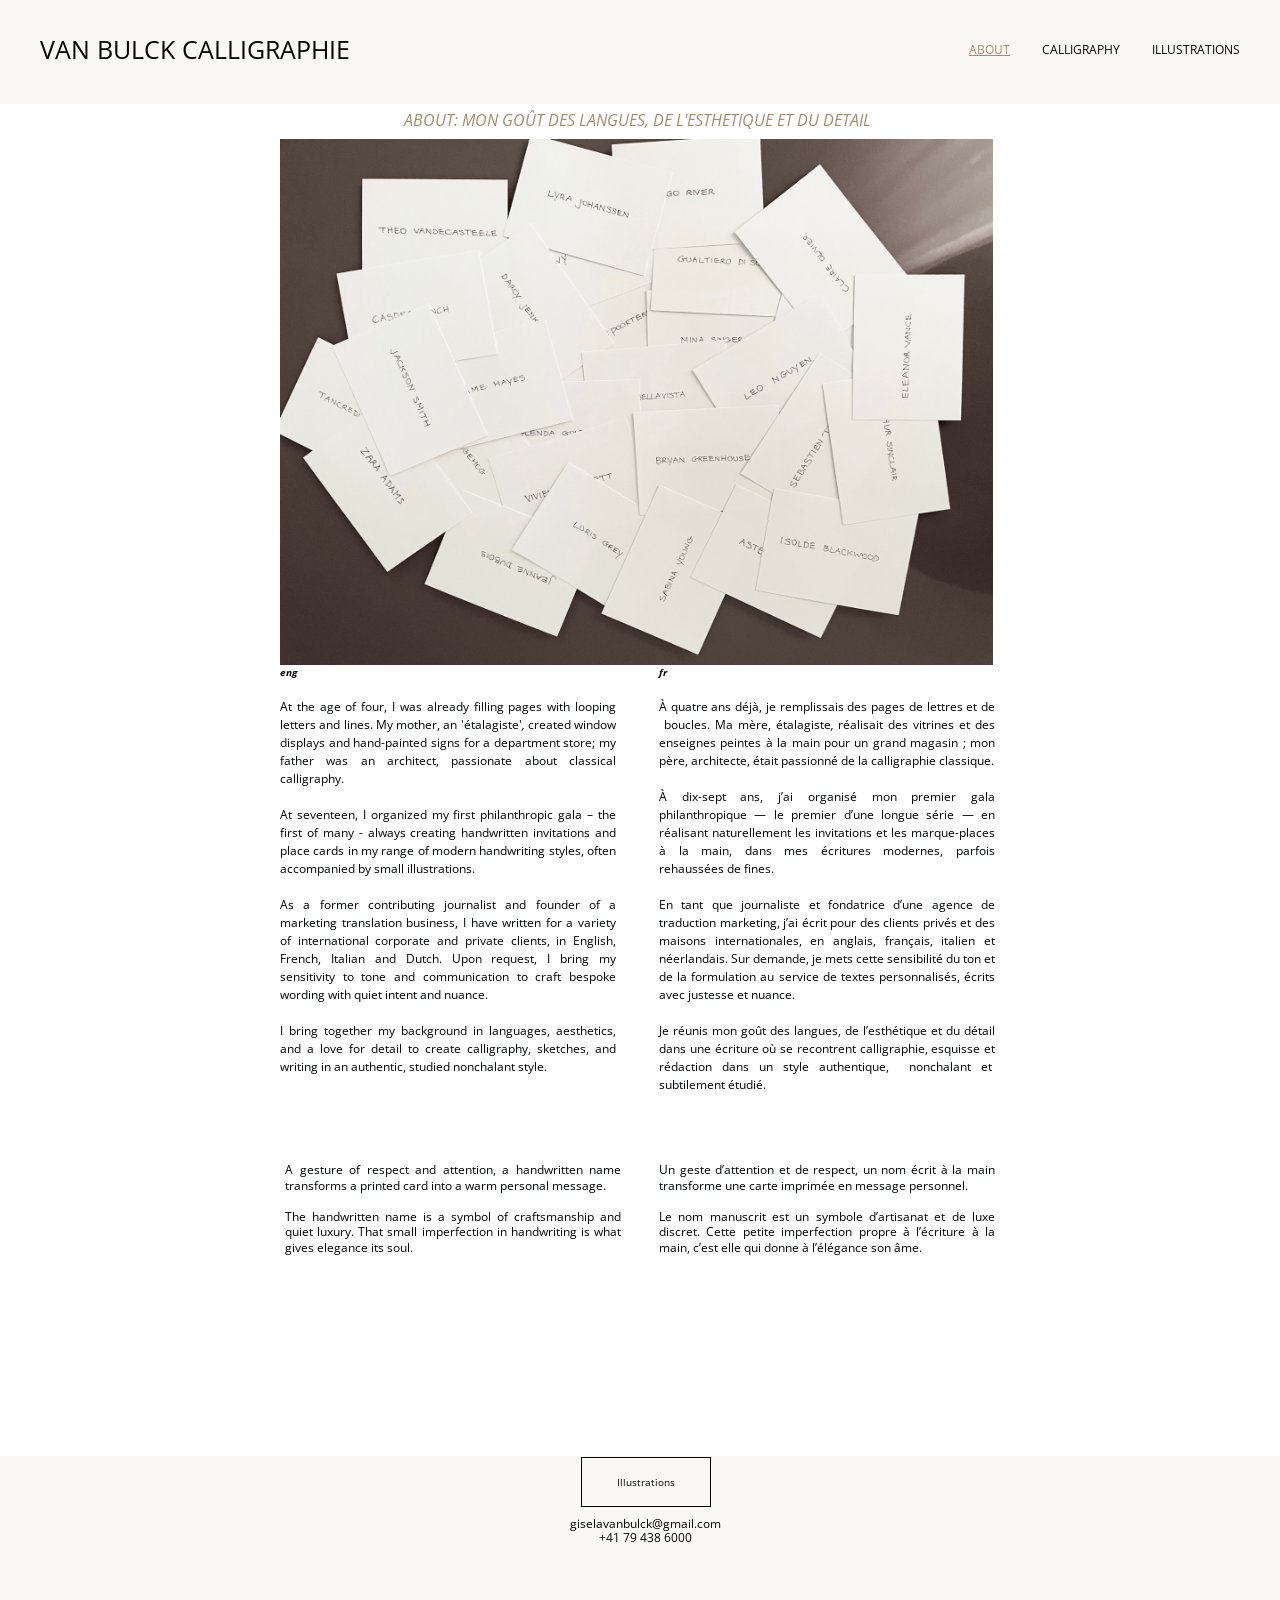
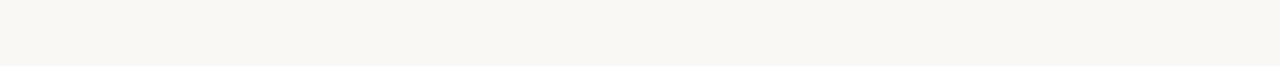
<file: index.html>
<!DOCTYPE html><html prefix="og: http://ogp.me/ns#" style="height:auto !important" lang="en-GB"><head><meta charset="utf-8"><title>CALLIGRAPHY FOR LUXURY EVENTS</title><meta name="description" content="Fine Handwriting &amp; Modern Calligraphy Services for Luxury Events &amp; Corporate Invitations. Elegant, discreet, multilingual service in French, Italian, Dutch, German and English."><meta name="robots" content="all"><meta name="generator" content="One.com Web Editor"><meta http-equiv="Cache-Control" content="must-revalidate, max-age=0, public"><meta http-equiv="Expires" content="-1"><meta name="viewport" content="width=device-width,initial-scale=1,minimum-scale=1,maximum-scale=3,user-scalable=yes" minpagewidth="1200" rendermobileview="true"><meta name="MobileOptimized" content="320"><meta name="HandheldFriendly" content="True"><meta name="format-detection" content="telephone=no"><meta property="og:type" content="website"><meta property="og:description" content="Fine Handwriting &amp; Modern Calligraphy Services for Luxury Events &amp; Corporate Invitations. Elegant, discreet, multilingual service in French, Italian, Dutch, German and English."><meta property="og:title" content="CALLIGRAPHY FOR LUXURY EVENTS"><meta property="og:site_name" content="VAN BULCK CALLIGRAPHIE"><meta property="og:url" content="https://vanbulck-calligraphie.com/"><meta property="og:image" content="https://impro.usercontent.one/appid/oneComWsb/domain/vanbulck-calligraphie.com/media/vanbulck-calligraphie.com/onewebmedia/Name%20Cards%20Fine%20Handwriting.jpg?etag=null&amp;sourceContentType=image%2Fjpeg&amp;quality=85"><meta property="og:image:type" content="image/jpeg"><meta property="og:image:width" content="4032"><meta property="og:image:height" content="3024"><meta name="twitter:card" content="summary"><meta name="twitter:title" content="CALLIGRAPHY FOR LUXURY EVENTS"><meta name="twitter:image:alt" content="CALLIGRAPHY FOR LUXURY EVENTS"><meta name="twitter:description" content="Fine Handwriting &amp; Modern Calligraphy Services for Luxury Events &amp; Corporate Invitations. Elegant, discreet, multilingual service in French, Italian, Dutch, German and English."><meta name="twitter:image" content="https://impro.usercontent.one/appid/oneComWsb/domain/vanbulck-calligraphie.com/media/vanbulck-calligraphie.com/onewebmedia/Name%20Cards%20Fine%20Handwriting.jpg?etag=null&amp;sourceContentType=image%2Fjpeg&amp;quality=85"><link rel="canonical" href="https://vanbulck-calligraphie.com/"><style>html { word-wrap: break-word; }
*, ::before, ::after { word-wrap: inherit; }
html { box-sizing: border-box; }
*, ::before, ::after { box-sizing: inherit; }
div.code { box-sizing: content-box; }
body, ul, ol, li, h1, h2, h3, h4, h5, h6, form, input, p, td, textarea { margin: 0; padding: 0; }
h1, h2, h3, h4, h5, h6 { font-size: 100%; font-weight: normal; }
ol, ul { list-style: none; }
table { border-collapse: collapse; border-spacing: 0; }
img { border: 0; }
body { -moz-osx-font-smoothing: grayscale; -webkit-font-smoothing: antialiased; }</style><style>@font-face {
    font-family: 'dropDownMenu';
    src:
    url('[data-uri]                                                                           [base64]                 aAGYBmQBmAAAAAQAAAAAAAAAAAAAAIAAAAAAAAwAAAAMAAAAcAAEAAwAAABwAAwABAAAAHAAEADgAAAAKAAgAAgACAAEAIOkB//3//wAAAAAAIOkA//3//wAB/+MXBAADAAEAAAAAAAAAAAAAAAEAAf//                                     [base64]/                                                                                                                                [base64]') format('woff');
    font-weight: normal;
    font-style: normal;
}</style><style>.mobileV div[data-id='20CE04F0-8B48-45D1-8BCA-3F1D94B8474B'] > div:first-child {border-bottom-width: 1px !important;
} .mobileV div[data-id='20CE04F0-8B48-45D1-8BCA-3F1D94B8474B'] > div > div > div > video {
                    opacity: 1 !important;
                }
div[data-id='A902D039-A5D5-4281-AAE5-C683063A3A6F'][data-specific-kind="TEXT"] { margin: auto; }
div[data-id='A902D039-A5D5-4281-AAE5-C683063A3A6F'] { display: flex; width: 100%; }
div[data-id='B268AF3C-9899-41E6-803C-B1E92B264104'][data-specific-kind="TEXT"] { margin: auto; }
div[data-id='6CAB4C0F-3D62-4765-8D0A-F6C46F4191A7'][data-specific-kind="TEXT"] { margin: auto; }
div[data-id='D7BC2F02-A344-4EA9-907C-EF15CBE9AD81'][data-specific-kind="TEXT"] { margin: auto; }
div[data-id='620123BD-2A15-4EB1-930D-7BFD0A16475A'][data-specific-kind="TEXT"] { margin: auto; }
 .mobileV div[data-id='FC4994AB-8460-4E6C-906D-FECB4805EF06'] > div > div > div > video {
                    opacity: 1 !important;
                }
div[data-id='C409D629-5818-4B04-9F73-C69085D51095'][data-specific-kind="TEXT"] { margin: auto; }
div[data-id='3978A471-547A-4564-BB20-4E1F37D59011'][data-specific-kind="TEXT"] { margin: auto; }
div[data-id='B6E48CD0-3CBB-4143-8FAB-D821CE9DD08C'][data-specific-kind="TEXT"] { margin: auto; }
.mobileV div[data-id='C5FCFE1C-349D-40A1-B743-55D04F7E869A'] > div:first-child {border-top-width: 1px !important;
} .mobileV div[data-id='C5FCFE1C-349D-40A1-B743-55D04F7E869A'] > div > div > div > video {
                    opacity: 1 !important;
                }</style><style>@media (max-width: 650px) { body { min-width: 'initial' } body.desktopV { min-width: 1200px } }
        @media (min-width: 651px) { body { min-width: 1200px } body.mobileV { min-width: initial } }</style><link rel="stylesheet" href="/onewebstatic/9b70926753.css"><link rel="stylesheet" href="/onewebstatic/a2541772a6.css"><link href="/assets/fonts/837688455da91120.css" rel="stylesheet"><link href="/assets/fonts/28663a5d65992a9d.css" rel="stylesheet"><link href="/assets/fonts/7c63369b51a7564d.css" rel="stylesheet"><link href="/assets/fonts/f69c84dd2885578d.css" rel="stylesheet"><link href="/assets/fonts/b1b3277ca73ab9e5.css" rel="stylesheet"><link rel="stylesheet" href="/onewebstatic/529676d1b3.css"><style>.bodyBackground {
                            
background-image:none;
background-color:rgba(2,3,3,1);
                        }</style><script>window.WSB_PRIVACY_POLICY_PUBLISHED = true;</script><script src="/onewebstatic/e47f208c3a.js"></script><script src="/onewebstatic/f707379391.js"></script></head><body class="Preview_body__2wDzb bodyBackground" style="overflow-y:scroll;overflow-x:hidden" data-attachments="{}" data-wsb-page-id="A2382B82-E797-4D59-9862-F1924317B621"><div class="announcement-banner-container"></div><div class="announcement-popup-container"></div><div><div data-mobile-pin="1" id="wsb-mobile-header" class="mm mm-mobile-preview"><header id="MobileHeader_container" class="MobileHeader_container__1XW3y" style="background-color:rgba(250,248,244,1)" data-testid="mobile-header"><div class="MobileHeader_title__1avp4 mobile-title undefined"><a class="MobileHeader_logoAnchor__3VO33" href="/"><span class="MobileHeader_titleText__1M62s" style="color:rgba(2,3,3,1);font-family:Open Sans;font-weight:normal;font-style:normal">VAN BULCK CALLIGRAPHIE</span></a></div><div class="MobileHeader_dummyMenuIconContainer__3mfi4"></div></header><div class="MobileHeader_menuIconContainer__lc-Zq off" id="MobileHeader_burgerMenuIcon" data-active-bgcolor="rgba(250,248,244,1)" data-inactive-bgcolor="rgba(2,3,3,1)" aria-label="Toggle menu" role="button" tabindex="0" aria-controls="mm" aria-expanded="false"><span style="background-color:rgba(2,3,3,1)"></span><span style="background-color:rgba(2,3,3,1)"></span><span style="background-color:rgba(2,3,3,1)"></span></div><div id="mm" class="MobileHeaderMenu_mobileMenu__21p7v" style="background-color:rgba(2,3,3,1)" aria-hidden="true"><ul><li class="expanded"><div class="MobileHeaderMenu_expandCollapseItem__2WnRW MobileHeaderMenu_current__2Nelz"><a href="/" class="MobileHeaderMenu_current__2Nelz" style="background-color:rgba(2,3,3,1);color:rgba(250,248,244,1);font-size:16px;line-height:3;font-family:Open Sans;font-weight:bold" title="ABOUT">ABOUT</a><div class="MobileHeaderMenu_expandCollapseContainer__1rweD" style="background-color:rgba(2,3,3,1)" role="button" tabindex="0"><span class="MobileHeaderMenu_arrowDown__1Dv_Z" style="color:rgba(250,248,244,1);height:8px;width:8px;margin-top:-4px"></span><span class="MobileHeaderMenu_arrowUp__2THXC" style="color:rgba(250,248,244,1);height:8px;width:8px;margin-top:4px"></span></div></div><ul><li><a href="/ABOUT/italiano" style="background-color:rgba(2,3,3,1);color:rgba(250,248,244,1);font-size:16px;line-height:3;font-family:Open Sans" title="italiano">italiano</a></li><li><a href="/ABOUT/nederlands-vlaams" style="background-color:rgba(2,3,3,1);color:rgba(250,248,244,1);font-size:16px;line-height:3;font-family:Open Sans" title="nederlands - vlaams">nederlands - vlaams</a></li></ul></li><li><a href="/calligraphy" style="background-color:rgba(2,3,3,1);color:rgba(250,248,244,1);font-size:16px;line-height:3;font-family:Open Sans" title="CALLIGRAPHY">CALLIGRAPHY</a></li><li><a href="/illustrations" style="background-color:rgba(2,3,3,1);color:rgba(250,248,244,1);font-size:16px;line-height:3;font-family:Open Sans" title="ILLUSTRATIONS">ILLUSTRATIONS</a></li></ul></div><div id="mm-overlay" class="MobileHeaderMenu_mobileMenu_overlay__3WPnz" aria-hidden="true"></div></div></div><style>.template { visibility: hidden }
body { overflow-x: hidden }</style><link rel="stylesheet" href="/onewebstatic/8908d55a93.css"><script>window.newSeoEnabled = true;</script><div class="template" data-mobile-view="true"><div class="Preview_row__3Fkye row" style="width:1200px"></div><div class="Preview_row__3Fkye row Preview_noSideMargin__2I-_n" style="min-height:104px;width:100%"><div data-id="20CE04F0-8B48-45D1-8BCA-3F1D94B8474B" data-kind="SECTION" style="width:100%;min-height:104px;left:auto;margin-top:0;margin-left:0" class="Preview_componentWrapper__2i4QI"><div id="Header" data-in-template="true" data-id="20CE04F0-8B48-45D1-8BCA-3F1D94B8474B" data-kind="Block" data-specific-kind="SECTION" data-pin="1" data-stretch="true" class="Preview_block__16Zmu"><div class="StripPreview_backgroundComponent__3YmQM Background_backgroundComponent__3_1Ea hasChildren" style="background-color:rgba(250,248,244,1);border-color:rgba(2,3,3,0.2);border-style:none;border-width:0px 0px 1px 0px;min-height:104px;padding-bottom:18px" data-width="100" data-height="104"><div class="Preview_column__1KeVx col" style="min-height:100%;width:1200px;margin:0 auto"><div class="Preview_row__3Fkye row" style="min-height:86px;width:1200px"><div class="Preview_column__1KeVx col" style="min-height:86px;width:305px;float:left"><div data-id="D5EF3C91-0F2F-4153-87CC-A6197DBDCF28" data-kind="LOGO" style="width:305px;min-height:60px;margin-top:20px;margin-left:0" class="Preview_componentWrapper__2i4QI"><div data-in-template="true" data-id="D5EF3C91-0F2F-4153-87CC-A6197DBDCF28" data-kind="Component" data-specific-kind="LOGO" class="Preview_mobileHide__9T929 Preview_component__SbiKo"><a style="text-decoration:none;display:block" href="/"><div><div style="white-space:nowrap;visibility:hidden;pointer-events:none;position:absolute;width:1px;height:1px;overflow:hidden;left:-20000px;top:-20000px" data-shadow-render-container="true"><div class="tinyMceContent textnormal"><h1 style="display:inline-block" class="textlogo Accented" data-shadow-render="true">VAN BULCK CALLIGRAPHIE</h1></div></div><div class="style_logoTextContainer__2ui-f" style="justify-content:flex-start" data-horizontal-alignment="left" data-logo-container="true" data-testid="logo-button-container"><div class="style_logoTextInnerContainer__3mCcI" style="height:100%;width:100%;justify-content:flex-start"><div class="tinyMceContent textnormal" style="white-space:nowrap"><h1 class="textlogo Accented" style="font-size:0">VAN BULCK CALLIGRAPHIE</h1></div></div></div></div></a></div></div><div style="clear:both"></div></div><div class="Preview_column__1KeVx col isExpandable" style="min-height:86px;width:895px;float:left"><div data-id="DA27A79A-F618-4DD8-9C5A-ABD9AC9446D4" data-kind="MENU" style="width:665px;min-height:72px;margin-top:14px;margin-left:230px" class="Preview_componentWrapper__2i4QI"><div data-in-template="true" data-id="DA27A79A-F618-4DD8-9C5A-ABD9AC9446D4" data-kind="Component" data-specific-kind="MENU" class="Preview_mobileHide__9T929 Preview_component__SbiKo"><div class="menu menuself menuhorizontal menuhorizontalright menuverticalmiddle Accented" style="width:665px;height:72px"><ul class="ThemeMenu1"><li><a class="selected level-0" href="/" aria-current="page"><span>ABOUT</span></a><div class="divider"></div></li><li><a href="/calligraphy"><span>CALLIGRAPHY</span></a><div class="divider"></div></li><li><a href="/illustrations"><span>ILLUSTRATIONS</span></a></li></ul></div></div></div><div style="clear:both"></div></div><div style="clear:both"></div></div><div style="clear:both"></div></div></div></div></div></div><div class="Preview_row__3Fkye row Preview_noSideMargin__2I-_n" style="min-height:1352px;width:100%"><div data-id="FC4994AB-8460-4E6C-906D-FECB4805EF06" data-kind="SECTION" style="width:100%;min-height:1352px;left:auto;margin-top:0;margin-left:0" class="Preview_componentWrapper__2i4QI"><div id="Home" data-in-template="false" data-id="FC4994AB-8460-4E6C-906D-FECB4805EF06" data-kind="Block" data-specific-kind="SECTION" data-pin="0" data-stretch="true" class="Preview_block__16Zmu"><div class="StripPreview_backgroundComponent__3YmQM Background_backgroundComponent__3_1Ea hasChildren" style="background-color:rgba(255,255,255,1);min-height:1352px;padding-bottom:100px" data-width="100" data-height="1352"><div class="Preview_column__1KeVx col" style="min-height:100%;width:1200px;margin:0 auto"><div class="Preview_row__3Fkye row" style="min-height:35px;width:1200px"><div data-id="A902D039-A5D5-4281-AAE5-C683063A3A6F" data-kind="TEXT" style="width:715px;min-height:35px;margin-top:0;margin-left:240px" class="Preview_componentWrapper__2i4QI"><div data-in-template="false" data-id="A902D039-A5D5-4281-AAE5-C683063A3A6F" data-kind="Component" data-specific-kind="TEXT" class="Preview_component__SbiKo text-align-center"><div class="styles_verticalAlignmentWrapper__3SDi2" style="align-items:center"><div data-mve-font-change="10" style="width:100%" class="styles_contentContainer__lrPIa textnormal styles_text__3jGMu styles_invalidateHighlightAndShadows__2W3IH White themeTextClass mainColor"><h1 class="textheading1" style="font-size: 16px; text-align: center;"><span class="textheading1" style="font-family: &quot;Open Sans&quot;; font-size: 16px; font-weight: normal; font-style: italic;"><a class="link1" href="/calligraphy">ABOUT: MON GOÛT DES LANGUES, DE L'ESTHETIQUE ET DU DETAIL</a></span><br></h1></div></div></div></div></div><div class="Preview_row__3Fkye row" style="min-height:526px;width:1200px"><div data-id="03787D0E-B251-4EC3-90BC-F7860839CC7A" data-kind="IMAGE" style="width:713px;min-height:526px;margin-top:0;margin-left:240px" class="Preview_componentWrapper__2i4QI"><div data-in-template="false" data-id="03787D0E-B251-4EC3-90BC-F7860839CC7A" data-kind="Component" data-specific-kind="IMAGE" class="Preview_component__SbiKo"><div class="Mobile_imageComponent__QXWk1 Mobile_cropMode__cLuJp" style="overflow:hidden" data-width="713" data-height="526"><a href="/calligraphy" target="_self" title="Discreet Modern Luxury Event Handwriten Name Cards - Antwerp" alt="" data-stop-propagation="true"><img loading="lazy" role="presentation" data-scalestrategy="crop" style="margin-top:0px;margin-left:0px;display:block;margin:0" src="/assets/media/7285dbd1788a963bb8b2.jpg" srcset="/assets/media/7285dbd1788a963bb8b2.jpg, /assets/media/7285dbd1788a963bb8b2.jpg 2x, /assets/media/7285dbd1788a963bb8b2.jpg 3x" height="526" width="713" alt="Discreet Modern Luxury Event Handwriten Name Cards - Antwerp" title="Discreet Modern Luxury Event Handwriten Name Cards - Antwerp" data-width="713" data-height="526"></a></div></div></div></div><div class="Preview_row__3Fkye row" style="min-height:606px;width:1200px"><div class="Preview_column__1KeVx col" style="min-height:606px;width:581px;float:left"><div class="Preview_row__3Fkye row" style="min-height:411px;width:581px"><div data-id="B268AF3C-9899-41E6-803C-B1E92B264104" data-kind="TEXT" style="width:336px;min-height:411px;margin-top:0;margin-left:240px" class="Preview_componentWrapper__2i4QI"><div data-in-template="false" data-id="B268AF3C-9899-41E6-803C-B1E92B264104" data-kind="Component" data-specific-kind="TEXT" class="Preview_component__SbiKo text-align-null"><div data-mve-font-change="0" class="styles_contentContainer__lrPIa textnormal styles_text__3jGMu styles_invalidateHighlightAndShadows__2W3IH White themeTextClass"><p style="font-size: 10px; line-height: 1.5; text-align: justify;" class="mobile-undersized-lower"><span style="font-size: 10px; font-style: italic; font-weight: bold;" class="mobile-undersized-lower">eng</span></p>
<p style="font-size: 12px; line-height: 1.5; text-align: justify;" class="mobile-undersized-upper"><span style="font-size: 12px; font-style: italic; font-weight: bold;" class="mobile-undersized-upper"><br></span></p>
<p style="font-size: 12px; line-height: 1.5; text-align: justify;" class="mobile-undersized-upper"><span style="font-size: 12px;" class="mobile-undersized-upper">At the age of four, I was already filling pages with looping letters and lines. My mother, an '<span style="font-style: normal;">étalagiste'</span><span style="font-style: italic;">, </span>created window displays and hand-painted signs for a department store; my father was an architect, passionate about classical calligraphy.</span></p>
<p style="font-size: 12px; line-height: 1.5; text-align: justify;" class="mobile-undersized-upper"><span style="font-size: 12px;" class="mobile-undersized-upper"><br></span></p>
<p style="font-size: 12px; line-height: 1.5; text-align: justify;" class="mobile-undersized-upper"><span style="font-size: 12px;" class="mobile-undersized-upper">At seventeen, I organized my first philanthropic gala – the first of many - always creating handwritten invitations and place cards in my range of modern handwriting styles, often accompanied by small illustrations.</span></p>
<p style="font-size: 12px; line-height: 1.5; text-align: justify;" class="mobile-undersized-upper"><span style="font-size: 12px;" class="mobile-undersized-upper"><br></span></p>
<p style="font-size: 12px; line-height: 1.5; text-align: justify;" class="mobile-undersized-upper"><span style="font-size: 12px;" class="mobile-undersized-upper">As a former contributing journalist and founder of a marketing translation business, I have written for a variety of international corporate and private clients, in English, French, Italian and Dutch. Upon request, I bring my sensitivity to tone and communication to craft bespoke wording with quiet intent and nuance.</span></p>
<p style="font-size: 12px; line-height: 1.5; text-align: justify;" class="mobile-undersized-upper"><span style="font-size: 12px;" class="mobile-undersized-upper"><br></span></p>
<p style="font-size: 12px; line-height: 1.5; text-align: justify;" class="mobile-undersized-upper"><span style="font-size: 12px;" class="mobile-undersized-upper">I bring together my background in languages, aesthetics, and a love for detail to create calligraphy, sketches, and writing in an authentic, studied nonchalant style.</span></p></div></div></div></div><div class="Preview_row__3Fkye row" style="min-height:195px;width:581px"><div data-id="6CAB4C0F-3D62-4765-8D0A-F6C46F4191A7" data-kind="TEXT" style="width:336px;min-height:109px;margin-top:86px;margin-left:245px" class="Preview_componentWrapper__2i4QI"><div data-in-template="false" data-id="6CAB4C0F-3D62-4765-8D0A-F6C46F4191A7" data-kind="Component" data-specific-kind="TEXT" class="Preview_component__SbiKo text-align-null"><div data-mve-font-change="0" class="styles_contentContainer__lrPIa textnormal styles_text__3jGMu styles_invalidateHighlightAndShadows__2W3IH White themeTextClass"><p style="font-size: 12px; text-align: justify;" class="mobile-undersized-upper"><span style="font-size: 12px;" class="mobile-undersized-upper">A gesture of respect and attention, a handwritten name transforms a printed card into a warm personal message.</span></p>
<p style="font-size: 12px; text-align: justify;" class="mobile-undersized-upper"><br><span style="font-size: 12px;" class="mobile-undersized-upper">The handwritten name is a symbol of craftsmanship and quiet luxury. That small imperfection in handwriting is what gives elegance its soul.</span></p>
<p style="font-size: 12px; text-align: justify;" class="mobile-undersized-upper"><br></p></div></div></div></div><div style="clear:both"></div></div><div class="Preview_column__1KeVx col" style="min-height:606px;width:374px;float:left"><div class="Preview_row__3Fkye row" style="min-height:429px;width:374px"><div data-id="D7BC2F02-A344-4EA9-907C-EF15CBE9AD81" data-kind="TEXT" style="width:336px;min-height:429px;margin-top:0;margin-left:38px" class="Preview_componentWrapper__2i4QI"><div data-in-template="false" data-id="D7BC2F02-A344-4EA9-907C-EF15CBE9AD81" data-kind="Component" data-specific-kind="TEXT" class="Preview_component__SbiKo text-align-null"><div data-mve-font-change="0" class="styles_contentContainer__lrPIa textnormal styles_text__3jGMu styles_invalidateHighlightAndShadows__2W3IH White themeTextClass"><p style="font-size: 10px; line-height: 1.5; text-align: justify;" class="mobile-undersized-lower"><span style="font-size: 10px; font-style: italic; font-weight: bold;" class="mobile-undersized-lower">fr</span></p>
<p style="font-size: 12px; line-height: 1.5; text-align: justify;" class="mobile-undersized-upper"><span style="font-size: 12px; font-style: italic; font-weight: bold;" class="mobile-undersized-upper"><br></span></p>
<p style="font-size: 12px; line-height: 1.5; text-align: justify;" class="mobile-undersized-upper"><span style="font-size: 12px;" class="mobile-undersized-upper">À quatre ans déjà, je remplissais des pages de lettres et de &nbsp;boucles. Ma mère, <span style="font-style: normal;">étalagiste</span><span style="font-style: italic;">, </span>réalisait des vitrines et des enseignes peintes à la main pour un grand magasin ; mon père, architecte, était passionné de la calligraphie classique.</span></p>
<p style="font-size: 12px; line-height: 1.5; text-align: justify;" class="mobile-undersized-upper"><span style="font-size: 12px;" class="mobile-undersized-upper"><br></span></p>
<p style="font-size: 12px; line-height: 1.5; text-align: justify;" class="mobile-undersized-upper"><span style="font-size: 12px;" class="mobile-undersized-upper">À dix-sept ans, j’ai organisé mon premier gala philanthropique — le premier d’une longue série — en réalisant naturellement les invitations et les marque-places à la main, dans mes écritures modernes, parfois rehaussées de fines.</span></p>
<p style="font-size: 12px; line-height: 1.5; text-align: justify;" class="mobile-undersized-upper"><span style="font-size: 12px;" class="mobile-undersized-upper"><br></span></p>
<p style="font-size: 12px; line-height: 1.5; text-align: justify;" class="mobile-undersized-upper"><span style="font-size: 12px;" class="mobile-undersized-upper">En tant que journaliste et fondatrice d’une agence de traduction marketing, j’ai écrit pour des clients privés et des maisons internationales, en anglais, français, italien et néerlandais. Sur demande, je mets cette sensibilité du ton et de la formulation au service de textes personnalisés, écrits avec justesse et nuance.</span></p>
<p style="font-size: 12px; line-height: 1.5; text-align: justify;" class="mobile-undersized-upper"><span style="font-size: 12px;" class="mobile-undersized-upper"><br></span></p>
<p style="font-size: 12px; line-height: 1.5; text-align: justify;" class="mobile-undersized-upper"><span style="font-size: 12px;" class="mobile-undersized-upper">Je réunis mon goût des langues, de l’esthétique et du détail dans une écriture où se recontrent calligraphie, esquisse et rédaction dans un style authentique,&nbsp; nonchalant et&nbsp; subtilement étudié.</span></p></div></div></div></div><div class="Preview_row__3Fkye row" style="min-height:162px;width:374px"><div data-id="620123BD-2A15-4EB1-930D-7BFD0A16475A" data-kind="TEXT" style="width:336px;min-height:94px;margin-top:68px;margin-left:38px" class="Preview_componentWrapper__2i4QI"><div data-in-template="false" data-id="620123BD-2A15-4EB1-930D-7BFD0A16475A" data-kind="Component" data-specific-kind="TEXT" class="Preview_component__SbiKo text-align-null"><div data-mve-font-change="0" class="styles_contentContainer__lrPIa textnormal styles_text__3jGMu styles_invalidateHighlightAndShadows__2W3IH White themeTextClass"><p style="font-size: 12px; text-align: justify;" class="mobile-undersized-upper"><span style="font-size: 12px;" class="mobile-undersized-upper"><span style="font-size: 12px; font-family: 'Open Sans';" class="mobile-undersized-upper">Un geste d’attention et de respect, un nom écrit à la main transforme une carte imprimée en message personnel.</span><br data-start="283" data-end="286"><span style="font-size: 12px; font-family: 'Open Sans';" class="mobile-undersized-upper"></span></span></p>
<p style="font-size: 12px; text-align: justify;" class="mobile-undersized-upper"><span style="font-size: 12px;" class="mobile-undersized-upper"><span style="font-size: 12px; font-family: 'Open Sans';" class="mobile-undersized-upper"><br></span></span></p>
<p style="font-size: 12px; text-align: justify;" class="mobile-undersized-upper"><span style="font-size: 12px;" class="mobile-undersized-upper"><span style="font-size: 12px; font-family: 'Open Sans';" class="mobile-undersized-upper">Le nom manuscrit est un symbole d’artisanat et de luxe discret. Cette petite imperfection propre à l’écriture à la main, c’est elle qui donne à l’élégance son âme.</span></span></p></div></div></div></div><div style="clear:both"></div></div><div style="clear:both"></div></div><div style="clear:both"></div></div></div></div></div></div><div class="Preview_row__3Fkye row Preview_noSideMargin__2I-_n" style="min-height:210px;width:100%"><div data-id="C5FCFE1C-349D-40A1-B743-55D04F7E869A" data-kind="SECTION" style="width:100%;min-height:210px;left:auto;margin-top:0;margin-left:0" class="Preview_componentWrapper__2i4QI"><div id="Footer" data-in-template="true" data-id="C5FCFE1C-349D-40A1-B743-55D04F7E869A" data-kind="Block" data-specific-kind="SECTION" data-pin="0" data-stretch="true" class="Preview_block__16Zmu"><div class="StripPreview_backgroundComponent__3YmQM Background_backgroundComponent__3_1Ea hasChildren" style="background-color:rgba(250,248,244,1);border-color:rgba(2,3,3,0.2);border-style:none;border-width:1px 0px 0px 0px;min-height:210px;padding-bottom:0" data-width="100" data-height="210"><div class="Preview_column__1KeVx col" style="min-height:100%;width:1200px;margin:0 auto"><div class="Preview_row__3Fkye row" style="min-height:51px;width:1200px"><div data-id="7D4AE8E1-4E1B-43EC-B126-B6A7B2B83293" data-kind="BUTTON" style="width:130px;height:50px;margin-top:1px;margin-left:541px" class="Preview_componentWrapper__2i4QI"><div data-in-template="false" data-id="7D4AE8E1-4E1B-43EC-B126-B6A7B2B83293" data-kind="Component" data-specific-kind="BUTTON" class="Preview_component__SbiKo align-center"><div class="ButtonPreview_container__22hQi ButtonPreview_buttonTransition__CKIAx button1 Accented secondary themeButtonClass"><div class="ButtonPreview_buttonComponent__17NP0"><a href="/illustrations" target="" class="ButtonPreview_textContainer__t8q7_" data-testid="button"><span>Illustrations</span></a></div></div></div></div></div><div class="Preview_row__3Fkye row" style="min-height:52px;width:1200px"><div data-id="C409D629-5818-4B04-9F73-C69085D51095" data-kind="TEXT" style="width:275px;min-height:41px;margin-top:11px;margin-left:468px" class="Preview_componentWrapper__2i4QI"><div data-in-template="true" data-id="C409D629-5818-4B04-9F73-C69085D51095" data-kind="Component" data-specific-kind="TEXT" class="Preview_component__SbiKo text-align-null"><div data-mve-font-change="0" class="styles_contentContainer__lrPIa textnormal styles_text__3jGMu styles_invalidateHighlightAndShadows__2W3IH Accented themeTextClass"><h1 class="textheading1 mobile-undersized-upper" style="font-size: 12px; text-align: center;"><span style="font-family: 'Open Sans'; font-size: 12px;" class="mobile-undersized-upper">giselavanbulck@gmail.com</span></h1>
<h1 class="textheading1 mobile-undersized-upper" style="font-size: 12px; text-align: center;"><span style="font-family: 'Open Sans'; font-size: 12px;" class="mobile-undersized-upper">+41 79 438 6000</span></h1>
<p class="textheading1 mobile-undersized-upper" style="font-size: 12px; text-align: center;"><br></p></div></div></div></div><div class="Preview_row__3Fkye row" style="min-height:107px;width:1200px"><div class="Preview_column__1KeVx col" style="min-height:107px;width:737px;float:left"><div data-id="3978A471-547A-4564-BB20-4E1F37D59011" data-kind="TEXT" style="width:262px;min-height:65px;margin-top:41px;margin-left:475px" class="Preview_componentWrapper__2i4QI"><div data-in-template="true" data-id="3978A471-547A-4564-BB20-4E1F37D59011" data-kind="Component" data-specific-kind="TEXT" class="Preview_component__SbiKo text-align-null"><div data-mve-font-change="0" class="styles_contentContainer__lrPIa textnormal styles_text__3jGMu styles_invalidateHighlightAndShadows__2W3IH Accented themeTextClass accentColor"><p style="font-size: 6px;" class="mobile-undersized-lower"><span style="font-size: 6px;" class="mobile-undersized-lower">&lt;link rel="alternate" hreflang="en" href="https://finehandwriting.com/en/" /&gt;</span></p>
<p style="font-size: 6px;" class="mobile-undersized-lower"><span style="font-size: 6px;" class="mobile-undersized-lower">&lt;link rel="alternate" hreflang="x-default" href="https://finehandwriting.com/en/" /&gt;</span></p>
<p style="font-size: 6px;" class="mobile-undersized-lower"><span style="font-size: 6px;" class="mobile-undersized-lower">&lt;link rel="alternate" hreflang="fr" href="https://finehandwriting.com/fr/" /&gt;</span></p>
<p style="font-size: 6px;" class="mobile-undersized-lower"><span style="font-size: 6px;" class="mobile-undersized-lower">&lt;link rel="alternate" hreflang="nl" href="https://finehandwriting.com/nl/" /&gt;</span></p>
<p style="font-size: 6px;" class="mobile-undersized-lower"><span style="font-size: 6px;" class="mobile-undersized-lower">&lt;link rel="alternate" hreflang="it" href="https://finehandwriting.com/it/" /&gt;</span></p>
<p>&nbsp;</p></div></div></div><div style="clear:both"></div></div><div class="Preview_column__1KeVx col" style="min-height:107px;width:96px;float:left"><div data-id="B6E48CD0-3CBB-4143-8FAB-D821CE9DD08C" data-kind="TEXT" style="width:96px;min-height:24px;margin-top:83px;margin-left:0" class="Preview_componentWrapper__2i4QI"><div data-in-template="true" data-id="B6E48CD0-3CBB-4143-8FAB-D821CE9DD08C" data-kind="Component" data-specific-kind="TEXT" class="Preview_component__SbiKo text-align-null"><div data-mve-font-change="0" class="styles_contentContainer__lrPIa textnormal styles_text__3jGMu styles_invalidateHighlightAndShadows__2W3IH Accented themeTextClass accentColor"><p style="font-size: 6px;" class="mobile-undersized-lower"><span style="font-size: 6px;" class="mobile-undersized-lower">pinterest-site-verification=5e1eddcab502b078bdf1a0ed578ac2f8</span></p></div></div></div><div style="clear:both"></div></div><div style="clear:both"></div></div><div style="clear:both"></div></div></div></div></div></div></div><div class="publishOnlyComponents"><div data-testid="empty-cart-component"></div></div><script src="/onewebstatic/a2cf72ae9c.js"></script><script async src="/onewebstatic/8bd4462949.js"></script><script src="/onewebstatic/050fbf46bf.js"></script><script src="/onewebstatic/a7fa4988d6.js"></script><script src="/onewebstatic/6499ecfb0a.js"></script><script src="/onewebstatic/a966beca17.js"></script><script src="/onewebstatic/2d470de093.js"></script><script src="/onewebstatic/782805def0.js"></script><script src="/onewebstatic/181b6820e7.js"></script><script src="/onewebstatic/79d2b8e633.js"></script><script src="/onewebstatic/754da52d3a.js"></script><script src="/onewebstatic/6563f65d21.js"></script><script src="/onewebstatic/ae63591324.js"></script><script src="/onewebstatic/a7fa4988d6.js"></script><script>window._mobileEditorData={"data":{"C5FCFE1C-349D-40A1-B743-55D04F7E869A":["7D4AE8E1-4E1B-43EC-B126-B6A7B2B83293","C409D629-5818-4B04-9F73-C69085D51095","3978A471-547A-4564-BB20-4E1F37D59011","B6E48CD0-3CBB-4143-8FAB-D821CE9DD08C"],"FC4994AB-8460-4E6C-906D-FECB4805EF06":["A902D039-A5D5-4281-AAE5-C683063A3A6F","03787D0E-B251-4EC3-90BC-F7860839CC7A","B268AF3C-9899-41E6-803C-B1E92B264104","6CAB4C0F-3D62-4765-8D0A-F6C46F4191A7","D7BC2F02-A344-4EA9-907C-EF15CBE9AD81","620123BD-2A15-4EB1-930D-7BFD0A16475A"],"BB2BFD74-7B9D-4456-971B-E1706755A3BE":["20CE04F0-8B48-45D1-8BCA-3F1D94B8474B","FC4994AB-8460-4E6C-906D-FECB4805EF06","C5FCFE1C-349D-40A1-B743-55D04F7E869A"]},"wrappedCmpsMap":{"A902D039-A5D5-4281-AAE5-C683063A3A6F":[],"B268AF3C-9899-41E6-803C-B1E92B264104":[],"6CAB4C0F-3D62-4765-8D0A-F6C46F4191A7":[],"D7BC2F02-A344-4EA9-907C-EF15CBE9AD81":[],"620123BD-2A15-4EB1-930D-7BFD0A16475A":[],"C409D629-5818-4B04-9F73-C69085D51095":[],"3978A471-547A-4564-BB20-4E1F37D59011":[],"B6E48CD0-3CBB-4143-8FAB-D821CE9DD08C":[]},"root":"BB2BFD74-7B9D-4456-971B-E1706755A3BE","styles":{"20CE04F0-8B48-45D1-8BCA-3F1D94B8474B":{"visibility":"hidden","height":0},"03787D0E-B251-4EC3-90BC-F7860839CC7A":{"marginTop":0},"B268AF3C-9899-41E6-803C-B1E92B264104":{"marginTop":0},"6CAB4C0F-3D62-4765-8D0A-F6C46F4191A7":{"marginTop":20},"D7BC2F02-A344-4EA9-907C-EF15CBE9AD81":{"marginTop":20},"620123BD-2A15-4EB1-930D-7BFD0A16475A":{"marginTop":20,"marginBottom":35},"A902D039-A5D5-4281-AAE5-C683063A3A6F":{"marginTop":35},"C5FCFE1C-349D-40A1-B743-55D04F7E869A":{"marginTop":0},"C409D629-5818-4B04-9F73-C69085D51095":{"marginTop":20},"3978A471-547A-4564-BB20-4E1F37D59011":{"marginTop":20},"B6E48CD0-3CBB-4143-8FAB-D821CE9DD08C":{"marginTop":0,"marginBottom":35},"7D4AE8E1-4E1B-43EC-B126-B6A7B2B83293":{"marginTop":35}},"groups":{},"settings":{}}</script><script src="/onewebstatic/9c7c242bec.js"></script><script src="/onewebstatic/50a91946f6.js"></script><script src="/onewebstatic/c11b17c5d2.js"></script><script src="/onewebstatic/79575a4ba3.js"></script><script src="/onewebstatic/ee9ac9c93c.js"></script><script src="/onewebstatic/96a6da6977.js"></script><script src="/onewebstatic/ac03fb8dec.js" id="mobileBackgroundLiner" data-params="{&quot;bodyBackgroundClassName&quot;:&quot;bodyBackground&quot;,&quot;linerClassName&quot;:&quot;Preview_bodyBackgroundLiner__1bYbS&quot;,&quot;scrollEffect&quot;:null}"></script><div id="tracking-scripts-container">
                    <script key="g-tag-load-lib-script">
                        
                    </script>
                    <script key="f-pixel-script">
                        
                    </script>
                    <script key="sitWit-script">
                        
                    </script>
                    <script key="kliken-script">
                        
                    </script>
                    </div><div></div></body></html>
</file>
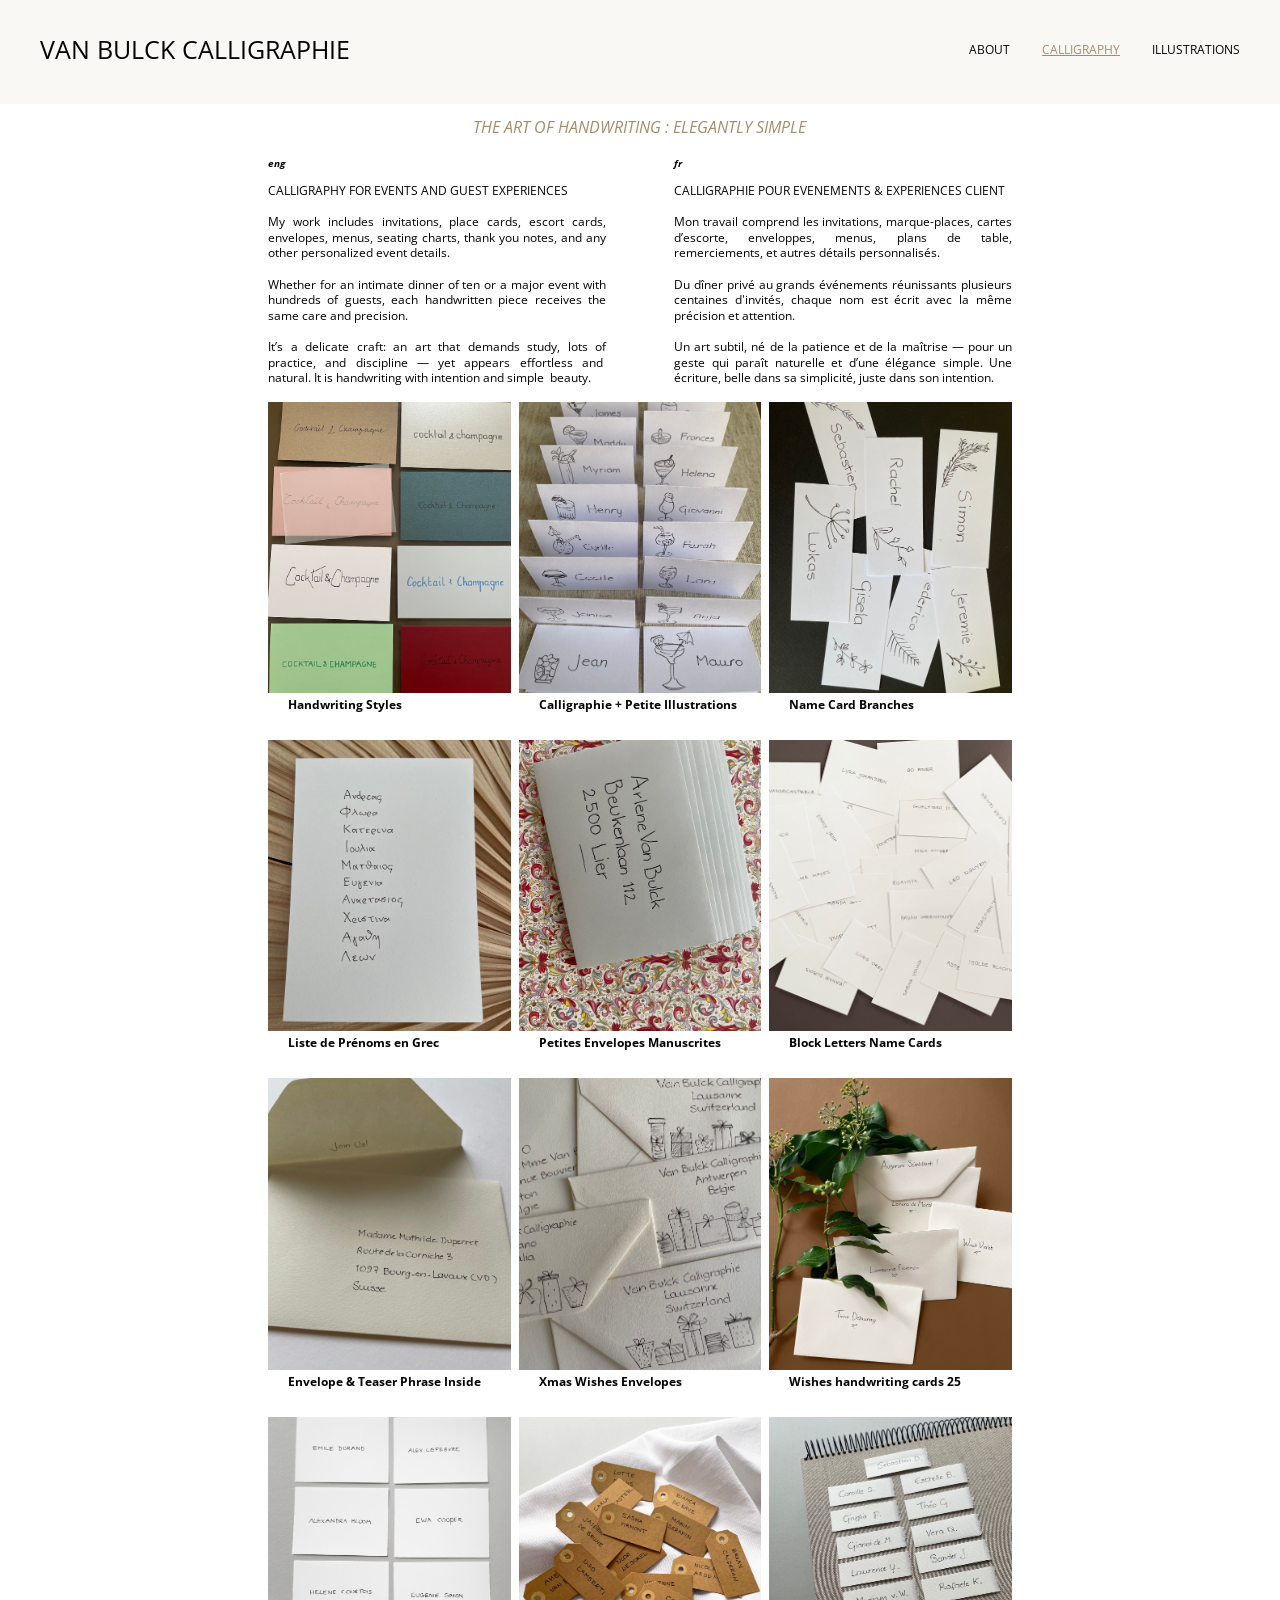
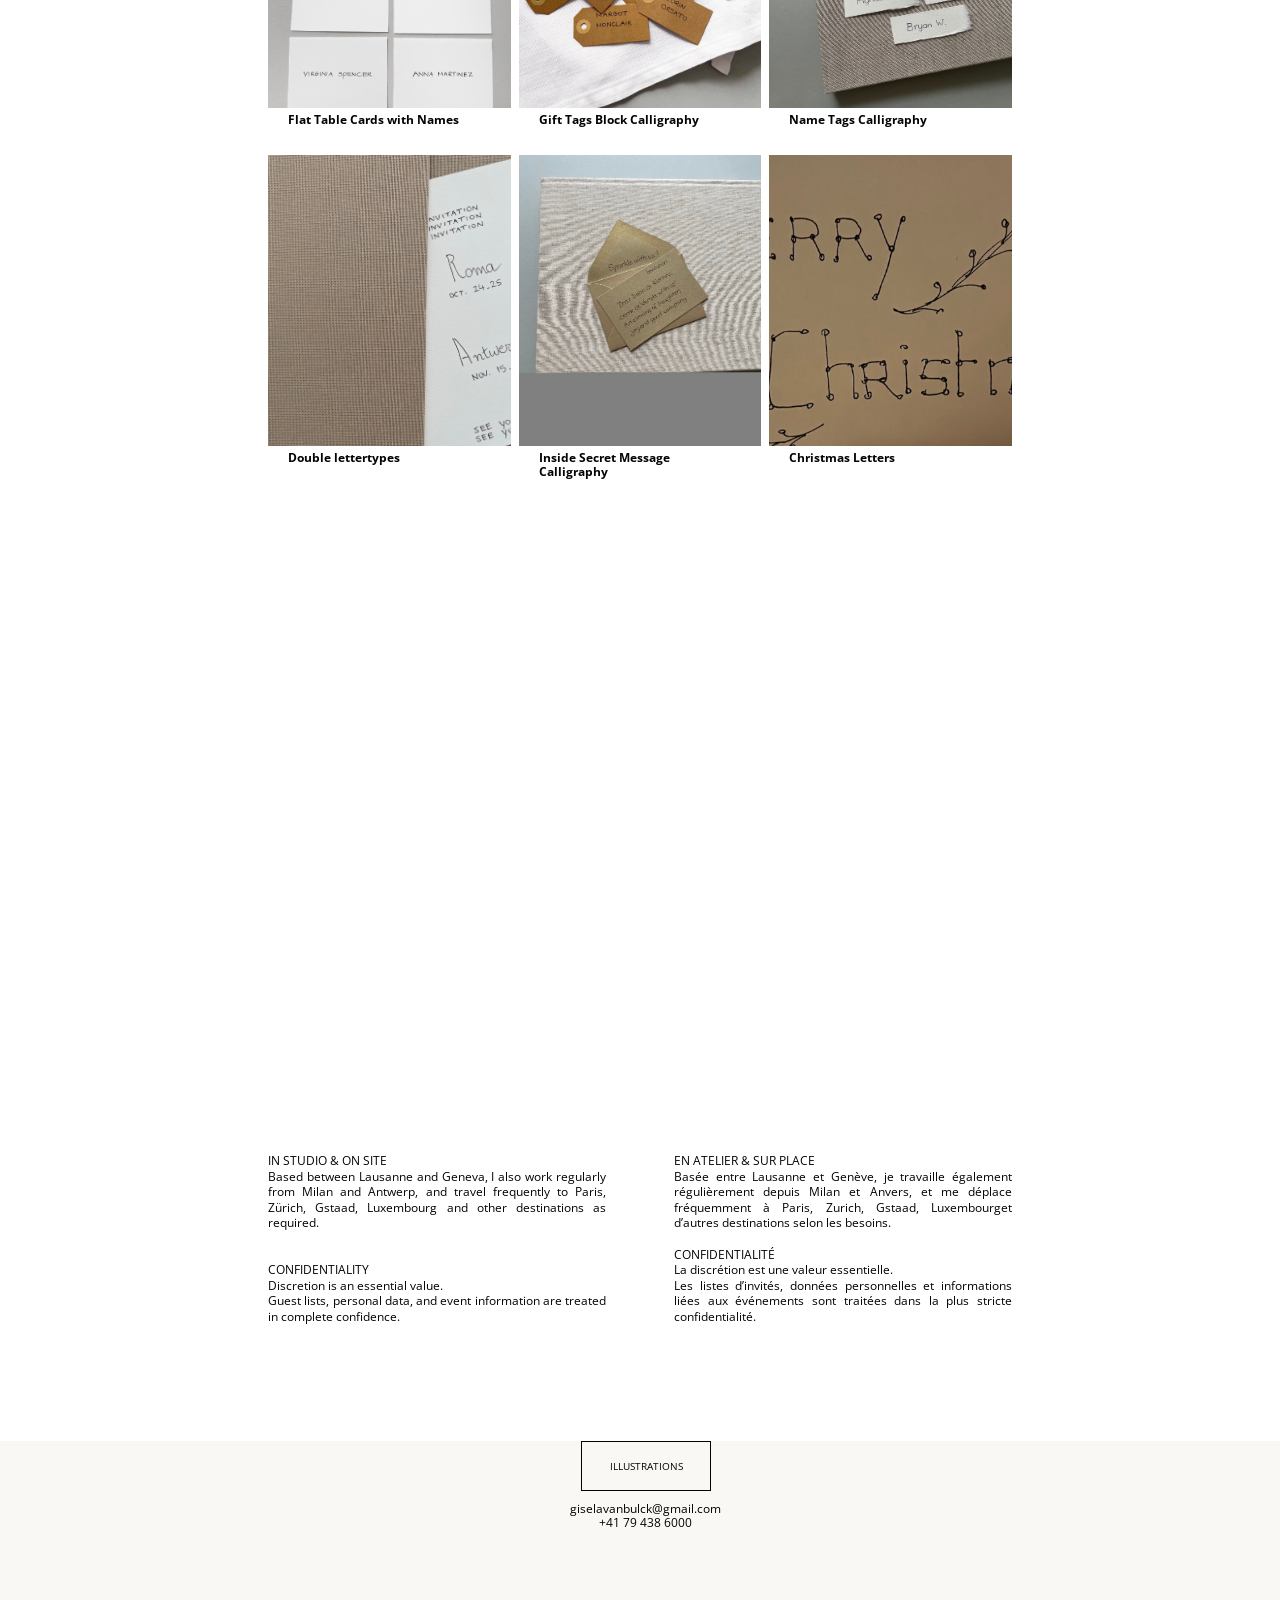
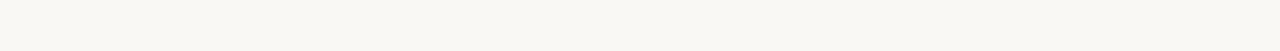
<file: calligraphy/index.html>
<!DOCTYPE html><html prefix="og: http://ogp.me/ns#" style="height:auto !important" lang="fr-FR"><head><meta charset="utf-8"><title>CALLIGRAPHY | VAN BULCK CALLIGRAPHIE</title><meta name="description" content="Bespoke Fine Handwriting &amp; Modern Calligraphy Service in French, English, Italian, Dutch, German and Greek - for corporate and private events or stationery. In studio in Lausanne, Milan or Antwerp &amp; on site."><meta name="robots" content="all"><meta name="generator" content="One.com Web Editor"><meta http-equiv="Cache-Control" content="must-revalidate, max-age=0, public"><meta http-equiv="Expires" content="-1"><meta name="viewport" content="width=device-width,initial-scale=1,minimum-scale=1,maximum-scale=3,user-scalable=yes" minpagewidth="1200" rendermobileview="true"><meta name="MobileOptimized" content="320"><meta name="HandheldFriendly" content="True"><meta name="format-detection" content="telephone=no"><meta property="og:type" content="website"><meta property="og:description" content="Bespoke Fine Handwriting &amp; Modern Calligraphy Service in French, English, Italian, Dutch, German and Greek - for corporate and private events or stationery. In studio in Lausanne, Milan or Antwerp &amp; on site."><meta property="og:title" content="CALLIGRAPHY | VAN BULCK CALLIGRAPHIE"><meta property="og:site_name" content="VAN BULCK CALLIGRAPHIE"><meta property="og:url" content="https://vanbulck-calligraphie.com/calligraphy"><meta property="og:image" content="https://impro.usercontent.one/appid/oneComWsb/domain/vanbulck-calligraphie.com/media/vanbulck-calligraphie.com/onewebmedia/Name%20Cards%20Fine%20Handwriting.jpg?etag=null&amp;sourceContentType=image%2Fjpeg&amp;quality=85"><meta property="og:image:type" content="image/jpeg"><meta property="og:image:width" content="4032"><meta property="og:image:height" content="3024"><meta name="twitter:card" content="summary"><meta name="twitter:title" content="CALLIGRAPHY | VAN BULCK CALLIGRAPHIE"><meta name="twitter:image:alt" content="CALLIGRAPHY | VAN BULCK CALLIGRAPHIE"><meta name="twitter:description" content="Bespoke Fine Handwriting &amp; Modern Calligraphy Service in French, English, Italian, Dutch, German and Greek - for corporate and private events or stationery. In studio in Lausanne, Milan or Antwerp &amp; on site."><meta name="twitter:image" content="https://impro.usercontent.one/appid/oneComWsb/domain/vanbulck-calligraphie.com/media/vanbulck-calligraphie.com/onewebmedia/Name%20Cards%20Fine%20Handwriting.jpg?etag=null&amp;sourceContentType=image%2Fjpeg&amp;quality=85"><link rel="canonical" href="https://vanbulck-calligraphie.com/calligraphy"><style>html { word-wrap: break-word; }
*, ::before, ::after { word-wrap: inherit; }
html { box-sizing: border-box; }
*, ::before, ::after { box-sizing: inherit; }
div.code { box-sizing: content-box; }
body, ul, ol, li, h1, h2, h3, h4, h5, h6, form, input, p, td, textarea { margin: 0; padding: 0; }
h1, h2, h3, h4, h5, h6 { font-size: 100%; font-weight: normal; }
ol, ul { list-style: none; }
table { border-collapse: collapse; border-spacing: 0; }
img { border: 0; }
body { -moz-osx-font-smoothing: grayscale; -webkit-font-smoothing: antialiased; }</style><style>@font-face {
    font-family: 'dropDownMenu';
    src:
    url('[data-uri]                                                                           [base64]                 aAGYBmQBmAAAAAQAAAAAAAAAAAAAAIAAAAAAAAwAAAAMAAAAcAAEAAwAAABwAAwABAAAAHAAEADgAAAAKAAgAAgACAAEAIOkB//3//wAAAAAAIOkA//3//wAB/+MXBAADAAEAAAAAAAAAAAAAAAEAAf//                                     [base64]/                                                                                                                                [base64]') format('woff');
    font-weight: normal;
    font-style: normal;
}</style><style>.mobileV div[data-id='20CE04F0-8B48-45D1-8BCA-3F1D94B8474B'] > div:first-child {border-bottom-width: 1px !important;
} .mobileV div[data-id='20CE04F0-8B48-45D1-8BCA-3F1D94B8474B'] > div > div > div > video {
                    opacity: 1 !important;
                }
div[data-id='97088BB2-2064-4C0E-B5A9-BC09381EF903'][data-specific-kind="TEXT"] { margin: auto; }
div[data-id='97088BB2-2064-4C0E-B5A9-BC09381EF903'] { display: flex; width: 100%; }
 .mobileV div[data-id='B6ECB757-6E2B-4412-8FB1-0A6B327810F8'] > div > div > div > video {
                    opacity: 1 !important;
                }
div[data-id='9770A5CB-BE56-47F6-89A8-677022F40DC6'][data-specific-kind="TEXT"] { margin: auto; }
div[data-id='665F4EE2-5118-4D44-AEA3-17D5B6BAAC30'][data-specific-kind="TEXT"] { margin: auto; }
div[data-id='AD260D5A-2311-4615-8721-F42D93BB9BD4'][data-specific-kind="TEXT"] { margin: auto; }
div[data-id='A4E16FDE-8E2A-4AAC-8C76-F1D96B38D9DF'][data-specific-kind="TEXT"] { margin: auto; }
 .mobileV div[data-id='3D43807E-5C35-45D8-8D58-39C9338E508F'] > div > div > div > video {
                    opacity: 1 !important;
                }
div[data-id='C409D629-5818-4B04-9F73-C69085D51095'][data-specific-kind="TEXT"] { margin: auto; }
div[data-id='3978A471-547A-4564-BB20-4E1F37D59011'][data-specific-kind="TEXT"] { margin: auto; }
div[data-id='B6E48CD0-3CBB-4143-8FAB-D821CE9DD08C'][data-specific-kind="TEXT"] { margin: auto; }
.mobileV div[data-id='C5FCFE1C-349D-40A1-B743-55D04F7E869A'] > div:first-child {border-top-width: 1px !important;
} .mobileV div[data-id='C5FCFE1C-349D-40A1-B743-55D04F7E869A'] > div > div > div > video {
                    opacity: 1 !important;
                }</style><style>@media (max-width: 650px) { body { min-width: 'initial' } body.desktopV { min-width: 1200px } }
        @media (min-width: 651px) { body { min-width: 1200px } body.mobileV { min-width: initial } }</style><link rel="stylesheet" href="/onewebstatic/9b70926753.css"><link rel="stylesheet" href="/onewebstatic/a2541772a6.css"><link href="/assets/fonts/837688455da91120.css" rel="stylesheet"><link href="/assets/fonts/28663a5d65992a9d.css" rel="stylesheet"><link href="/assets/fonts/7c63369b51a7564d.css" rel="stylesheet"><link href="/assets/fonts/f69c84dd2885578d.css" rel="stylesheet"><link href="/assets/fonts/b1b3277ca73ab9e5.css" rel="stylesheet"><link rel="stylesheet" href="/onewebstatic/529676d1b3.css"><style>.bodyBackground {
                            
background-image:none;
background-color:rgba(2,3,3,1);
                        }</style><script>window.WSB_PRIVACY_POLICY_PUBLISHED = true;</script><script src="/onewebstatic/e47f208c3a.js"></script><script src="/onewebstatic/f707379391.js"></script></head><body class="Preview_body__2wDzb bodyBackground" style="overflow-y:scroll;overflow-x:hidden" data-attachments="{}" data-wsb-page-id="0F81238E-C43C-4F22-BB6B-2AA901F12B05"><div class="announcement-banner-container"></div><div class="announcement-popup-container"></div><div><div data-mobile-pin="1" id="wsb-mobile-header" class="mm mm-mobile-preview"><header id="MobileHeader_container" class="MobileHeader_container__1XW3y" style="background-color:rgba(250,248,244,1)" data-testid="mobile-header"><div class="MobileHeader_title__1avp4 mobile-title undefined"><a class="MobileHeader_logoAnchor__3VO33" href="/"><span class="MobileHeader_titleText__1M62s" style="color:rgba(2,3,3,1);font-family:Open Sans;font-weight:normal;font-style:normal">VAN BULCK CALLIGRAPHIE</span></a></div><div class="MobileHeader_dummyMenuIconContainer__3mfi4"></div></header><div class="MobileHeader_menuIconContainer__lc-Zq off" id="MobileHeader_burgerMenuIcon" data-active-bgcolor="rgba(250,248,244,1)" data-inactive-bgcolor="rgba(2,3,3,1)" aria-label="Basculer le menu" role="button" tabindex="0" aria-controls="mm" aria-expanded="false"><span style="background-color:rgba(2,3,3,1)"></span><span style="background-color:rgba(2,3,3,1)"></span><span style="background-color:rgba(2,3,3,1)"></span></div><div id="mm" class="MobileHeaderMenu_mobileMenu__21p7v" style="background-color:rgba(2,3,3,1)" aria-hidden="true"><ul><li><div class="MobileHeaderMenu_expandCollapseItem__2WnRW"><a href="/" style="background-color:rgba(2,3,3,1);color:rgba(250,248,244,1);font-size:16px;line-height:3;font-family:Open Sans" title="ABOUT">ABOUT</a><div class="MobileHeaderMenu_expandCollapseContainer__1rweD" style="background-color:rgba(2,3,3,1)" role="button" tabindex="0"><span class="MobileHeaderMenu_arrowDown__1Dv_Z" style="color:rgba(250,248,244,1);height:8px;width:8px;margin-top:-4px"></span><span class="MobileHeaderMenu_arrowUp__2THXC" style="color:rgba(250,248,244,1);height:8px;width:8px;margin-top:4px"></span></div></div><ul><li><a href="/ABOUT/italiano" style="background-color:rgba(2,3,3,1);color:rgba(250,248,244,1);font-size:16px;line-height:3;font-family:Open Sans" title="italiano">italiano</a></li><li><a href="/ABOUT/nederlands-vlaams" style="background-color:rgba(2,3,3,1);color:rgba(250,248,244,1);font-size:16px;line-height:3;font-family:Open Sans" title="nederlands - vlaams">nederlands - vlaams</a></li></ul></li><li><a href="/calligraphy" class="MobileHeaderMenu_current__2Nelz" style="background-color:rgba(2,3,3,1);color:rgba(250,248,244,1);font-size:16px;line-height:3;font-family:Open Sans;font-weight:bold" title="CALLIGRAPHY">CALLIGRAPHY</a></li><li><a href="/illustrations" style="background-color:rgba(2,3,3,1);color:rgba(250,248,244,1);font-size:16px;line-height:3;font-family:Open Sans" title="ILLUSTRATIONS">ILLUSTRATIONS</a></li></ul></div><div id="mm-overlay" class="MobileHeaderMenu_mobileMenu_overlay__3WPnz" aria-hidden="true"></div></div></div><style>.template { visibility: hidden }
body { overflow-x: hidden }</style><link rel="stylesheet" href="/onewebstatic/8908d55a93.css"><script>window.newSeoEnabled = true;</script><div class="template" data-mobile-view="true"><div class="Preview_row__3Fkye row" style="width:1200px"></div><div class="Preview_row__3Fkye row Preview_noSideMargin__2I-_n" style="min-height:104px;width:100%"><div data-id="20CE04F0-8B48-45D1-8BCA-3F1D94B8474B" data-kind="SECTION" style="width:100%;min-height:104px;left:auto;margin-top:0;margin-left:0" class="Preview_componentWrapper__2i4QI"><div id="Header" data-in-template="true" data-id="20CE04F0-8B48-45D1-8BCA-3F1D94B8474B" data-kind="Block" data-specific-kind="SECTION" data-pin="1" data-stretch="true" class="Preview_block__16Zmu"><div class="StripPreview_backgroundComponent__3YmQM Background_backgroundComponent__3_1Ea hasChildren" style="background-color:rgba(250,248,244,1);border-color:rgba(2,3,3,0.2);border-style:none;border-width:0px 0px 1px 0px;min-height:104px;padding-bottom:18px" data-width="100" data-height="104"><div class="Preview_column__1KeVx col" style="min-height:100%;width:1200px;margin:0 auto"><div class="Preview_row__3Fkye row" style="min-height:86px;width:1200px"><div class="Preview_column__1KeVx col" style="min-height:86px;width:305px;float:left"><div data-id="D5EF3C91-0F2F-4153-87CC-A6197DBDCF28" data-kind="LOGO" style="width:305px;min-height:60px;margin-top:20px;margin-left:0" class="Preview_componentWrapper__2i4QI"><div data-in-template="true" data-id="D5EF3C91-0F2F-4153-87CC-A6197DBDCF28" data-kind="Component" data-specific-kind="LOGO" class="Preview_mobileHide__9T929 Preview_component__SbiKo"><a style="text-decoration:none;display:block" href="/"><div><div style="white-space:nowrap;visibility:hidden;pointer-events:none;position:absolute;width:1px;height:1px;overflow:hidden;left:-20000px;top:-20000px" data-shadow-render-container="true"><div class="tinyMceContent textnormal"><h1 style="display:inline-block" class="textlogo Accented" data-shadow-render="true">VAN BULCK CALLIGRAPHIE</h1></div></div><div class="style_logoTextContainer__2ui-f" style="justify-content:flex-start" data-horizontal-alignment="left" data-logo-container="true" data-testid="logo-button-container"><div class="style_logoTextInnerContainer__3mCcI" style="height:100%;width:100%;justify-content:flex-start"><div class="tinyMceContent textnormal" style="white-space:nowrap"><h1 class="textlogo Accented" style="font-size:0">VAN BULCK CALLIGRAPHIE</h1></div></div></div></div></a></div></div><div style="clear:both"></div></div><div class="Preview_column__1KeVx col isExpandable" style="min-height:86px;width:895px;float:left"><div data-id="DA27A79A-F618-4DD8-9C5A-ABD9AC9446D4" data-kind="MENU" style="width:665px;min-height:72px;margin-top:14px;margin-left:230px" class="Preview_componentWrapper__2i4QI"><div data-in-template="true" data-id="DA27A79A-F618-4DD8-9C5A-ABD9AC9446D4" data-kind="Component" data-specific-kind="MENU" class="Preview_mobileHide__9T929 Preview_component__SbiKo"><div class="menu menuself menuhorizontal menuhorizontalright menuverticalmiddle Accented" style="width:665px;height:72px"><ul class="ThemeMenu1"><li><a href="/"><span>ABOUT</span></a><div class="divider"></div></li><li><a class="selected level-0" href="/calligraphy" aria-current="page"><span>CALLIGRAPHY</span></a><div class="divider"></div></li><li><a href="/illustrations"><span>ILLUSTRATIONS</span></a></li></ul></div></div></div><div style="clear:both"></div></div><div style="clear:both"></div></div><div style="clear:both"></div></div></div></div></div></div><div class="Preview_row__3Fkye row Preview_noSideMargin__2I-_n" style="min-height:53px;width:100%"><div data-id="B6ECB757-6E2B-4412-8FB1-0A6B327810F8" data-kind="SECTION" style="width:100%;min-height:53px;left:auto;margin-top:0;margin-left:0" class="Preview_componentWrapper__2i4QI"><div id="Section3" data-in-template="false" data-id="B6ECB757-6E2B-4412-8FB1-0A6B327810F8" data-kind="Block" data-specific-kind="SECTION" data-pin="0" data-stretch="true" class="Preview_block__16Zmu"><div class="StripPreview_backgroundComponent__3YmQM Background_backgroundComponent__3_1Ea hasChildren" style="background-color:rgba(255,255,255,1);min-height:53px;padding-bottom:4px" data-width="100" data-height="53"><div class="Preview_column__1KeVx col" style="min-height:100%;width:1200px;margin:0 auto"><div class="Preview_row__3Fkye row" style="min-height:49px;width:1200px"><div data-id="97088BB2-2064-4C0E-B5A9-BC09381EF903" data-kind="TEXT" style="width:715px;min-height:49px;margin-top:0;margin-left:242px" class="Preview_componentWrapper__2i4QI"><div data-in-template="false" data-id="97088BB2-2064-4C0E-B5A9-BC09381EF903" data-kind="Component" data-specific-kind="TEXT" class="Preview_component__SbiKo text-align-center"><div class="styles_verticalAlignmentWrapper__3SDi2" style="align-items:center"><div data-mve-font-change="10" style="width:100%" class="styles_contentContainer__lrPIa textnormal styles_text__3jGMu styles_invalidateHighlightAndShadows__2W3IH White themeTextClass mainColor"><h1 class="textheading1" style="font-size: 16px; text-align: center;"><span class="textheading1" style="font-family: 'Open Sans'; font-size: 16px; font-weight: normal; font-style: italic;">THE ART OF HANDWRITING : ELEGANTLY SIMPLE</span><br></h1></div></div></div></div></div><div style="clear:both"></div></div></div></div></div></div><div class="Preview_row__3Fkye row Preview_noSideMargin__2I-_n" style="min-height:2809px;width:100%"><div data-id="3D43807E-5C35-45D8-8D58-39C9338E508F" data-kind="SECTION" style="width:100%;min-height:2809px;left:auto;margin-top:0;margin-left:0" class="Preview_componentWrapper__2i4QI"><div id="Section4" data-in-template="false" data-id="3D43807E-5C35-45D8-8D58-39C9338E508F" data-kind="Block" data-specific-kind="SECTION" data-pin="0" data-stretch="true" class="Preview_block__16Zmu"><div class="StripPreview_backgroundComponent__3YmQM Background_backgroundComponent__3_1Ea hasChildren" style="background-color:rgba(255,255,255,1);min-height:2809px;padding-bottom:100px" data-width="100" data-height="2809"><div class="Preview_column__1KeVx col" style="min-height:100%;width:1200px;margin:0 auto"><div class="Preview_row__3Fkye row" style="min-height:230px;width:1200px"><div class="Preview_column__1KeVx col" style="min-height:230px;width:566px;float:left"><div data-id="9770A5CB-BE56-47F6-89A8-677022F40DC6" data-kind="TEXT" style="width:338px;min-height:230px;margin-top:0;margin-left:228px" class="Preview_componentWrapper__2i4QI"><div data-in-template="false" data-id="9770A5CB-BE56-47F6-89A8-677022F40DC6" data-kind="Component" data-specific-kind="TEXT" class="Preview_component__SbiKo text-align-null"><div data-mve-font-change="0" class="styles_contentContainer__lrPIa textnormal styles_text__3jGMu styles_invalidateHighlightAndShadows__2W3IH White themeTextClass"><h2 class="textheading2 mobile-undersized-lower" style="font-size: 10px; line-height: 1.3; text-align: justify;"><span style="font-size: 10px; font-family: 'Open Sans'; font-style: italic; font-weight: bold;" class="mobile-undersized-lower">eng</span></h2>
<p class="textheading2 mobile-undersized-lower" style="font-size: 10px; line-height: 1.3; text-align: justify;"><span style="font-size: 10px; font-family: 'Open Sans'; font-style: italic; font-weight: bold;" class="mobile-undersized-lower"><br></span></p>
<h2 class="textheading2 mobile-undersized-upper" style="font-size: 12px; line-height: 1.3; text-align: justify;"><span style="font-size: 12px; font-family: 'Open Sans'; font-weight: normal; font-style: normal;" class="mobile-undersized-upper">CALLIGRAPHY FOR EVENTS AND GUEST EXPERIENCES<br><br></span></h2>
<p style="font-size: 12px; text-align: justify;" class="mobile-undersized-upper"><span style="font-size: 12px;" class="mobile-undersized-upper">My work includes invitations, place cards, escort cards, envelopes, menus, seating charts, thank you notes, and any other personalized event details.</span></p>
<p style="font-size: 12px; text-align: justify;" class="mobile-undersized-upper"><br></p>
<p style="font-size: 12px; text-align: justify;" class="mobile-undersized-upper"><span style="font-size: 12px;" class="mobile-undersized-upper">Whether for an intimate dinner of ten or a major event with hundreds of guests, each handwritten piece receives the same care and precision.</span></p>
<p style="font-size: 12px; text-align: justify;" class="mobile-undersized-upper"><br></p>
<p style="font-size: 12px; text-align: justify; line-height: 1.3;" class="mobile-undersized-upper"><span style="font-size: 12px; font-style: normal;" class="mobile-undersized-upper">It’s a delicate craft: an art that demands study, lots of practice, and discipline — yet appears effortless and&nbsp; natural. </span><span style="font-size: 12px; font-style: normal;" class="mobile-undersized-upper">It is handwriting with intention and simple&nbsp; beauty.</span></p></div></div></div><div style="clear:both"></div></div><div class="Preview_column__1KeVx col" style="min-height:230px;width:406px;float:left"><div data-id="665F4EE2-5118-4D44-AEA3-17D5B6BAAC30" data-kind="TEXT" style="width:338px;min-height:229px;margin-top:0;margin-left:68px" class="Preview_componentWrapper__2i4QI"><div data-in-template="false" data-id="665F4EE2-5118-4D44-AEA3-17D5B6BAAC30" data-kind="Component" data-specific-kind="TEXT" class="Preview_component__SbiKo text-align-null"><div data-mve-font-change="0" class="styles_contentContainer__lrPIa textnormal styles_text__3jGMu styles_invalidateHighlightAndShadows__2W3IH White themeTextClass"><p style="font-size: 10px; text-align: justify;" class="mobile-undersized-lower"><span style="font-size: 10px; font-style: italic; font-weight: bold;" class="mobile-undersized-lower">fr</span></p>
<p style="font-size: 10px; text-align: justify;" class="mobile-undersized-lower"><span style="font-size: 10px; font-style: italic; font-weight: bold;" class="mobile-undersized-lower"><br></span></p>
<p style="font-size: 12px; text-align: justify;" class="mobile-undersized-upper"><span style="font-size: 12px;" class="mobile-undersized-upper">CALLIGRAPHIE POUR EVENEMENTS &amp; EXPERIENCES CLIENT<br></span></p>
<p style="font-size: 12px; text-align: justify;" class="mobile-undersized-upper"><span style="font-size: 12px;" class="mobile-undersized-upper"><br></span></p>
<p style="font-size: 10px; text-align: justify;" class="mobile-undersized-lower"><span style="font-size: 12px;" class="mobile-undersized-upper">Mon travail comprend les invitations, marque-places, cartes d’escorte, enveloppes, menus, plans de table, remerciements, et autres détails personnalisés.</span></p>
<p style="font-size: 12px; text-align: justify;" data-start="159" data-end="453" class="mobile-undersized-upper"><span style="font-size: 12px;" class="mobile-undersized-upper"><br></span></p>
<p style="font-size: 12px; text-align: justify;" data-start="159" data-end="453" class="mobile-undersized-upper"><span style="font-size: 12px;" class="mobile-undersized-upper">Du dîner privé au grands événements réunissants plusieurs centaines d'invités, chaque nom est écrit avec la même précision et attention.</span></p>
<p style="font-size: 12px; text-align: justify;" data-start="159" data-end="453" class="mobile-undersized-upper"><br></p>
<p style="font-size: 12px; text-align: justify;" class="mobile-undersized-upper"><span style="font-size: 12px;" class="mobile-undersized-upper">Un art subtil, né de la patience et de la maîtrise — pour un geste qui paraît naturelle et d’une élégance simple. </span><span style="font-size: 12px;" class="mobile-undersized-upper">Une écriture, belle dans sa simplicité, juste dans son intention.</span></p></div></div></div><div style="clear:both"></div></div><div style="clear:both"></div></div><div class="Preview_row__3Fkye row" style="min-height:1623px;width:1200px"><div data-id="36C1E70A-F9B1-4A7F-8723-48D3129184D1" data-kind="GALLERY" style="width:744px;min-height:1608px;margin-top:15px;margin-left:228px" class="Preview_componentWrapper__2i4QI"><div data-in-template="false" data-id="36C1E70A-F9B1-4A7F-8723-48D3129184D1" data-kind="Component" data-specific-kind="GALLERY" data-stretch="false" class="Preview_component__SbiKo"><style>.mobileV div[data-id='36C1E70A-F9B1-4A7F-8723-48D3129184D1'] .gallery .gallery-cell:nth-child(2n+1) {
                    padding: 5px 5px 5px 0 !important;
                }
                .mobileV div[data-id='36C1E70A-F9B1-4A7F-8723-48D3129184D1'] .gallery .gallery-cell:nth-child(2n+2) {
                    padding: 5px 0 5px 5px !important;
                }
                .mobileV div[data-id='36C1E70A-F9B1-4A7F-8723-48D3129184D1'] .gallery .gallery-cell:first-child {
                    padding: 0 5px 5px 0 !important;
                }
                .mobileV div[data-id='36C1E70A-F9B1-4A7F-8723-48D3129184D1'] .gallery .gallery-cell:nth-child(2) {
                    padding: 0 0 5px 5px !important;
                }
                .mobileV div[data-id='36C1E70A-F9B1-4A7F-8723-48D3129184D1'] .gallery {
                    margin-bottom: -5px !important;
                }</style><div class="gallery Gallery_gallery__2AhdO textnormal" data-captionenabled="true" data-mobile-column="2" data-columns="3" data-spacing="8" data-image-ratio="PORTRAIT" data-original-width="744" data-compact-view="false"><div data-index="0" class="Gallery_galleryCell__2ARa3 gallery-cell" style="width:242.6px;margin-left:0;margin-top:0;text-align:left"><a href="/assets/media/7bf0228e989634b5ba9e.jpg" title="Handwriting Styles" alt="Handwriting Styles" caption="" rel="lightbox[oneweb] 36C1E70A-F9B1-4A7F-8723-48D3129184D1" class="shinybox" data-dom-index="0" data-srcset="/assets/media/7bf0228e989634b5ba9e.jpg 1000w, /assets/media/7bf0228e989634b5ba9e.jpg 1076w"><div class="img-container" style="height:291.2px;width:242.6px;display:flex"><div class="Image_imageComponent__2bb7A img-wrapper" style="border-color:rgba(2,3,3,1);border-width:1px 1px 1px 1px;width:100%;height:100%;display:flex"><img data-original-width="100%" data-original-height="100%" src="/assets/media/7bf0228e989634b5ba9e.jpg" srcset="/assets/media/7bf0228e989634b5ba9e.jpg, /assets/media/7bf0228e989634b5ba9e.jpg 2x, /assets/media/7bf0228e989634b5ba9e.jpg 3x" style="width:100%;height:100%;object-fit:cover" title="Handwriting Styles" alt="Handwriting Styles" role="presentation" data-loading="lazy" draggable="false" loading="lazy"></div></div><div style="position:relative" class="gallery-caption"><div class="textnormal"><div class="Gallery_galleryCaptionContainer__1UMvN"><div><div style="width:242.6px;padding-left:20px;padding-right:20px;padding-top:5px;padding-bottom:5px" class="Gallery_galleryCaption__2CuUb gallery-title-description-wrapper"><p style="color:#020303;font-family:Open Sans;font-size:12px;font-weight:bold;text-decoration:none;font-style:normal;line-height:1.2;text-shadow:none" class="Gallery_galleryCaption__2CuUb"><span>Handwriting Styles</span></p></div></div></div></div></div></a></div><div data-index="1" class="Gallery_galleryCell__2ARa3 gallery-cell" style="width:242.6px;margin-left:8px;margin-top:0;text-align:left"><a href="/assets/media/8c2a3231dc971c70d308.jpg" title="Calligraphie + Petite Illustrations" alt="Calligraphie + Petite Illustrations" caption="" rel="lightbox[oneweb] 36C1E70A-F9B1-4A7F-8723-48D3129184D1" class="shinybox" data-dom-index="1" data-srcset="/assets/media/8c2a3231dc971c70d308.jpg 1000w, /assets/media/8c2a3231dc971c70d308.jpg 1500w, /assets/media/8c2a3231dc971c70d308.jpg 2000w, /assets/media/8c2a3231dc971c70d308.jpg 2500w"><div class="img-container" style="height:291.2px;width:242.6px;display:flex"><div class="Image_imageComponent__2bb7A img-wrapper" style="border-color:rgba(2,3,3,1);border-width:1px 1px 1px 1px;width:100%;height:100%;display:flex"><img data-original-width="100%" data-original-height="100%" src="/assets/media/8c2a3231dc971c70d308.jpg" srcset="/assets/media/8c2a3231dc971c70d308.jpg, /assets/media/8c2a3231dc971c70d308.jpg 2x, /assets/media/8c2a3231dc971c70d308.jpg 3x" style="width:100%;height:100%;object-fit:cover" title="Calligraphie + Petite Illustrations" alt="Calligraphie + Petite Illustrations" role="presentation" data-loading="lazy" draggable="false" loading="lazy"></div></div><div style="position:relative" class="gallery-caption"><div class="textnormal"><div class="Gallery_galleryCaptionContainer__1UMvN"><div><div style="width:242.6px;padding-left:20px;padding-right:20px;padding-top:5px;padding-bottom:5px" class="Gallery_galleryCaption__2CuUb gallery-title-description-wrapper"><p style="color:#020303;font-family:Open Sans;font-size:12px;font-weight:bold;text-decoration:none;font-style:normal;line-height:1.2;text-shadow:none" class="Gallery_galleryCaption__2CuUb"><span>Calligraphie + Petite Illustrations</span></p></div></div></div></div></div></a></div><div data-index="2" class="Gallery_galleryCell__2ARa3 gallery-cell" style="width:242.6px;margin-left:8px;margin-top:0;text-align:left"><a href="/assets/media/96860da60ca9eb3588a6.jpg" title="Name Card Branches" alt="Name Card Branches" caption="" rel="lightbox[oneweb] 36C1E70A-F9B1-4A7F-8723-48D3129184D1" class="shinybox" data-dom-index="2" data-srcset="/assets/media/96860da60ca9eb3588a6.jpg 1000w, /assets/media/96860da60ca9eb3588a6.jpg 1500w, /assets/media/96860da60ca9eb3588a6.jpg 2000w, /assets/media/96860da60ca9eb3588a6.jpg 2500w"><div class="img-container" style="height:291.2px;width:242.6px;display:flex"><div class="Image_imageComponent__2bb7A img-wrapper" style="border-color:rgba(2,3,3,1);border-width:1px 1px 1px 1px;width:100%;height:100%;display:flex"><img data-original-width="100%" data-original-height="100%" src="/assets/media/96860da60ca9eb3588a6.jpg" srcset="/assets/media/96860da60ca9eb3588a6.jpg, /assets/media/96860da60ca9eb3588a6.jpg 2x, /assets/media/96860da60ca9eb3588a6.jpg 3x" style="width:100%;height:100%;object-fit:cover" title="Name Card Branches" alt="Name Card Branches" role="presentation" data-loading="lazy" draggable="false" loading="lazy"></div></div><div style="position:relative" class="gallery-caption"><div class="textnormal"><div class="Gallery_galleryCaptionContainer__1UMvN"><div><div style="width:242.6px;padding-left:20px;padding-right:20px;padding-top:5px;padding-bottom:5px" class="Gallery_galleryCaption__2CuUb gallery-title-description-wrapper"><p style="color:#020303;font-family:Open Sans;font-size:12px;font-weight:bold;text-decoration:none;font-style:normal;line-height:1.2;text-shadow:none" class="Gallery_galleryCaption__2CuUb"><span>Name Card Branches</span></p></div></div></div></div></div></a></div><div data-index="3" class="Gallery_galleryCell__2ARa3 gallery-cell" style="width:242.6px;margin-left:0;margin-top:8px;text-align:left"><a href="/assets/media/ce88a8e1ebcb1dacab93.jpg" title="Liste de Prénoms en Grec" alt="Liste de Prénoms en Grec" caption="" rel="lightbox[oneweb] 36C1E70A-F9B1-4A7F-8723-48D3129184D1" class="shinybox" data-dom-index="3" data-srcset="/assets/media/ce88a8e1ebcb1dacab93.jpg 1000w, /assets/media/ce88a8e1ebcb1dacab93.jpg 1500w, /assets/media/ce88a8e1ebcb1dacab93.jpg 2000w, /assets/media/ce88a8e1ebcb1dacab93.jpg 2500w"><div class="img-container" style="height:291.2px;width:242.6px;display:flex"><div class="Image_imageComponent__2bb7A img-wrapper" style="border-color:rgba(2,3,3,1);border-width:1px 1px 1px 1px;width:100%;height:100%;display:flex"><img data-original-width="100%" data-original-height="100%" src="/assets/media/ce88a8e1ebcb1dacab93.jpg" srcset="/assets/media/ce88a8e1ebcb1dacab93.jpg, /assets/media/ce88a8e1ebcb1dacab93.jpg 2x, /assets/media/ce88a8e1ebcb1dacab93.jpg 3x" style="width:100%;height:100%;object-fit:cover" title="Liste de Prénoms en Grec" alt="Liste de Prénoms en Grec" role="presentation" data-loading="lazy" draggable="false" loading="lazy"></div></div><div style="position:relative" class="gallery-caption"><div class="textnormal"><div class="Gallery_galleryCaptionContainer__1UMvN"><div><div style="width:242.6px;padding-left:20px;padding-right:20px;padding-top:5px;padding-bottom:5px" class="Gallery_galleryCaption__2CuUb gallery-title-description-wrapper"><p style="color:#020303;font-family:Open Sans;font-size:12px;font-weight:bold;text-decoration:none;font-style:normal;line-height:1.2;text-shadow:none" class="Gallery_galleryCaption__2CuUb"><span>Liste de Prénoms en Grec</span></p></div></div></div></div></div></a></div><div data-index="4" class="Gallery_galleryCell__2ARa3 gallery-cell" style="width:242.6px;margin-left:8px;margin-top:8px;text-align:left"><a href="/assets/media/33df6fdfee15620f9989.jpg" title="Petites Envelopes Manuscrites" alt="Petites Envelopes Manuscrites" caption="" rel="lightbox[oneweb] 36C1E70A-F9B1-4A7F-8723-48D3129184D1" class="shinybox" data-dom-index="4" data-srcset="/assets/media/33df6fdfee15620f9989.jpg 1000w, /assets/media/33df6fdfee15620f9989.jpg 1500w, /assets/media/33df6fdfee15620f9989.jpg 2000w, /assets/media/33df6fdfee15620f9989.jpg 2500w"><div class="img-container" style="height:291.2px;width:242.6px;display:flex"><div class="Image_imageComponent__2bb7A img-wrapper" style="border-color:rgba(2,3,3,1);border-width:1px 1px 1px 1px;width:100%;height:100%;display:flex"><img data-original-width="100%" data-original-height="100%" src="/assets/media/33df6fdfee15620f9989.jpg" srcset="/assets/media/33df6fdfee15620f9989.jpg, /assets/media/33df6fdfee15620f9989.jpg 2x, /assets/media/33df6fdfee15620f9989.jpg 3x" style="width:100%;height:100%;object-fit:cover" title="Petites Envelopes Manuscrites" alt="Petites Envelopes Manuscrites" role="presentation" data-loading="lazy" draggable="false" loading="lazy"></div></div><div style="position:relative" class="gallery-caption"><div class="textnormal"><div class="Gallery_galleryCaptionContainer__1UMvN"><div><div style="width:242.6px;padding-left:20px;padding-right:20px;padding-top:5px;padding-bottom:5px" class="Gallery_galleryCaption__2CuUb gallery-title-description-wrapper"><p style="color:#020303;font-family:Open Sans;font-size:12px;font-weight:bold;text-decoration:none;font-style:normal;line-height:1.2;text-shadow:none" class="Gallery_galleryCaption__2CuUb"><span>Petites Envelopes Manuscrites</span></p></div></div></div></div></div></a></div><div data-index="5" class="Gallery_galleryCell__2ARa3 gallery-cell" style="width:242.6px;margin-left:8px;margin-top:8px;text-align:left"><a href="/assets/media/7285dbd1788a963bb8b2.jpg" title="Block Letters Name Cards" alt="Block Letters Name Cards" caption="" rel="lightbox[oneweb] 36C1E70A-F9B1-4A7F-8723-48D3129184D1" class="shinybox" data-dom-index="5" data-srcset="/assets/media/7285dbd1788a963bb8b2.jpg 1000w, /assets/media/7285dbd1788a963bb8b2.jpg 1500w, /assets/media/7285dbd1788a963bb8b2.jpg 2000w, /assets/media/7285dbd1788a963bb8b2.jpg 2500w"><div class="img-container" style="height:291.2px;width:242.6px;display:flex"><div class="Image_imageComponent__2bb7A img-wrapper" style="border-color:rgba(2,3,3,1);border-width:1px 1px 1px 1px;width:100%;height:100%;display:flex"><img data-original-width="100%" data-original-height="100%" src="/assets/media/7285dbd1788a963bb8b2.jpg" srcset="/assets/media/7285dbd1788a963bb8b2.jpg, /assets/media/7285dbd1788a963bb8b2.jpg 2x, /assets/media/7285dbd1788a963bb8b2.jpg 3x" style="width:100%;height:100%;object-fit:cover" title="Block Letters Name Cards" alt="Block Letters Name Cards" role="presentation" data-loading="lazy" draggable="false" loading="lazy"></div></div><div style="position:relative" class="gallery-caption"><div class="textnormal"><div class="Gallery_galleryCaptionContainer__1UMvN"><div><div style="width:242.6px;padding-left:20px;padding-right:20px;padding-top:5px;padding-bottom:5px" class="Gallery_galleryCaption__2CuUb gallery-title-description-wrapper"><p style="color:#020303;font-family:Open Sans;font-size:12px;font-weight:bold;text-decoration:none;font-style:normal;line-height:1.2;text-shadow:none" class="Gallery_galleryCaption__2CuUb"><span>Block Letters Name Cards</span></p></div></div></div></div></div></a></div><div data-index="6" class="Gallery_galleryCell__2ARa3 gallery-cell" style="width:242.6px;margin-left:0;margin-top:8px;text-align:left"><a href="/assets/media/cd917295df00e304cf1d.jpg" title="Envelope &amp; Teaser Phrase Inside" alt="Envelope &amp; Teaser Phrase Inside" caption="" rel="lightbox[oneweb] 36C1E70A-F9B1-4A7F-8723-48D3129184D1" class="shinybox" data-dom-index="6" data-srcset="/assets/media/cd917295df00e304cf1d.jpg 1000w, /assets/media/cd917295df00e304cf1d.jpg 1500w, /assets/media/cd917295df00e304cf1d.jpg 2000w, /assets/media/cd917295df00e304cf1d.jpg 2500w"><div class="img-container" style="height:291.2px;width:242.6px;display:flex"><div class="Image_imageComponent__2bb7A img-wrapper" style="border-color:rgba(2,3,3,1);border-width:1px 1px 1px 1px;width:100%;height:100%;display:flex"><img data-original-width="100%" data-original-height="100%" src="/assets/media/cd917295df00e304cf1d.jpg" srcset="/assets/media/cd917295df00e304cf1d.jpg, /assets/media/cd917295df00e304cf1d.jpg 2x, /assets/media/cd917295df00e304cf1d.jpg 3x" style="width:100%;height:100%;object-fit:cover" title="Envelope &amp; Teaser Phrase Inside" alt="Envelope &amp; Teaser Phrase Inside" role="presentation" data-loading="lazy" draggable="false" loading="lazy"></div></div><div style="position:relative" class="gallery-caption"><div class="textnormal"><div class="Gallery_galleryCaptionContainer__1UMvN"><div><div style="width:242.6px;padding-left:20px;padding-right:20px;padding-top:5px;padding-bottom:5px" class="Gallery_galleryCaption__2CuUb gallery-title-description-wrapper"><p style="color:#020303;font-family:Open Sans;font-size:12px;font-weight:bold;text-decoration:none;font-style:normal;line-height:1.2;text-shadow:none" class="Gallery_galleryCaption__2CuUb"><span>Envelope &amp; Teaser Phrase Inside</span></p></div></div></div></div></div></a></div><div data-index="7" class="Gallery_galleryCell__2ARa3 gallery-cell" style="width:242.6px;margin-left:8px;margin-top:8px;text-align:left"><a href="/assets/media/63b7ab6c7c76e3c13163.jpg" title="Xmas Wishes Envelopes" alt="Xmas Wishes Envelopes" caption="" rel="lightbox[oneweb] 36C1E70A-F9B1-4A7F-8723-48D3129184D1" class="shinybox" data-dom-index="7" data-srcset="/assets/media/63b7ab6c7c76e3c13163.jpg 1000w, /assets/media/63b7ab6c7c76e3c13163.jpg 1500w, /assets/media/63b7ab6c7c76e3c13163.jpg 2000w, /assets/media/63b7ab6c7c76e3c13163.jpg 2500w"><div class="img-container" style="height:291.2px;width:242.6px;display:flex"><div class="Image_imageComponent__2bb7A img-wrapper" style="border-color:rgba(2,3,3,1);border-width:1px 1px 1px 1px;width:100%;height:100%;display:flex"><img data-original-width="100%" data-original-height="100%" src="/assets/media/63b7ab6c7c76e3c13163.jpg" srcset="/assets/media/63b7ab6c7c76e3c13163.jpg, /assets/media/63b7ab6c7c76e3c13163.jpg 2x, /assets/media/63b7ab6c7c76e3c13163.jpg 3x" style="width:100%;height:100%;object-fit:cover" title="Xmas Wishes Envelopes" alt="Xmas Wishes Envelopes" role="presentation" data-loading="lazy" draggable="false" loading="lazy"></div></div><div style="position:relative" class="gallery-caption"><div class="textnormal"><div class="Gallery_galleryCaptionContainer__1UMvN"><div><div style="width:242.6px;padding-left:20px;padding-right:20px;padding-top:5px;padding-bottom:5px" class="Gallery_galleryCaption__2CuUb gallery-title-description-wrapper"><p style="color:#020303;font-family:Open Sans;font-size:12px;font-weight:bold;text-decoration:none;font-style:normal;line-height:1.2;text-shadow:none" class="Gallery_galleryCaption__2CuUb"><span>Xmas Wishes Envelopes</span></p></div></div></div></div></div></a></div><div data-index="8" class="Gallery_galleryCell__2ARa3 gallery-cell" style="width:242.6px;margin-left:8px;margin-top:8px;text-align:left"><a href="/assets/media/806052be7c3290bd5eee.jpg" title="Wishes handwriting cards 25" alt="Wishes handwriting cards 25" caption="" rel="lightbox[oneweb] 36C1E70A-F9B1-4A7F-8723-48D3129184D1" class="shinybox" data-dom-index="8" data-srcset="/assets/media/806052be7c3290bd5eee.jpg 1000w, /assets/media/806052be7c3290bd5eee.jpg 1500w, /assets/media/806052be7c3290bd5eee.jpg 2000w, /assets/media/806052be7c3290bd5eee.jpg 2500w"><div class="img-container" style="height:291.2px;width:242.6px;display:flex"><div class="Image_imageComponent__2bb7A img-wrapper" style="border-color:rgba(2,3,3,1);border-width:1px 1px 1px 1px;width:100%;height:100%;display:flex"><img data-original-width="100%" data-original-height="100%" src="/assets/media/806052be7c3290bd5eee.jpg" srcset="/assets/media/806052be7c3290bd5eee.jpg, /assets/media/806052be7c3290bd5eee.jpg 2x, /assets/media/806052be7c3290bd5eee.jpg 3x" style="width:100%;height:100%;object-fit:cover" title="Wishes handwriting cards 25" alt="Wishes handwriting cards 25" role="presentation" data-loading="lazy" draggable="false" loading="lazy"></div></div><div style="position:relative" class="gallery-caption"><div class="textnormal"><div class="Gallery_galleryCaptionContainer__1UMvN"><div><div style="width:242.6px;padding-left:20px;padding-right:20px;padding-top:5px;padding-bottom:5px" class="Gallery_galleryCaption__2CuUb gallery-title-description-wrapper"><p style="color:#020303;font-family:Open Sans;font-size:12px;font-weight:bold;text-decoration:none;font-style:normal;line-height:1.2;text-shadow:none" class="Gallery_galleryCaption__2CuUb"><span>Wishes handwriting cards 25</span></p></div></div></div></div></div></a></div><div data-index="9" class="Gallery_galleryCell__2ARa3 gallery-cell" style="width:242.6px;margin-left:0;margin-top:8px;text-align:left"><a href="/assets/media/ace0db799b36a4dac078.jpg" title="Flat Table Cards with Names" alt="Flat Table Cards with Names" caption="" rel="lightbox[oneweb] 36C1E70A-F9B1-4A7F-8723-48D3129184D1" class="shinybox" data-dom-index="9" data-srcset="/assets/media/ace0db799b36a4dac078.jpg 1000w, /assets/media/ace0db799b36a4dac078.jpg 1500w, /assets/media/ace0db799b36a4dac078.jpg 2000w, /assets/media/ace0db799b36a4dac078.jpg 2500w"><div class="img-container" style="height:291.2px;width:242.6px;display:flex"><div class="Image_imageComponent__2bb7A img-wrapper" style="border-color:rgba(2,3,3,1);border-width:1px 1px 1px 1px;width:100%;height:100%;display:flex"><img data-original-width="100%" data-original-height="100%" src="/assets/media/ace0db799b36a4dac078.jpg" srcset="/assets/media/ace0db799b36a4dac078.jpg, /assets/media/ace0db799b36a4dac078.jpg 2x, /assets/media/ace0db799b36a4dac078.jpg 3x" style="width:100%;height:100%;object-fit:cover" title="Flat Table Cards with Names" alt="Flat Table Cards with Names" role="presentation" data-loading="lazy" draggable="false" loading="lazy"></div></div><div style="position:relative" class="gallery-caption"><div class="textnormal"><div class="Gallery_galleryCaptionContainer__1UMvN"><div><div style="width:242.6px;padding-left:20px;padding-right:20px;padding-top:5px;padding-bottom:5px" class="Gallery_galleryCaption__2CuUb gallery-title-description-wrapper"><p style="color:#020303;font-family:Open Sans;font-size:12px;font-weight:bold;text-decoration:none;font-style:normal;line-height:1.2;text-shadow:none" class="Gallery_galleryCaption__2CuUb"><span>Flat Table Cards with Names</span></p></div></div></div></div></div></a></div><div data-index="10" class="Gallery_galleryCell__2ARa3 gallery-cell" style="width:242.6px;margin-left:8px;margin-top:8px;text-align:left"><a href="/assets/media/a290d9641aa90fa4375f.jpg" title="Gift Tags Block Calligraphy" alt="Gift Tags Block Calligraphy" caption="" rel="lightbox[oneweb] 36C1E70A-F9B1-4A7F-8723-48D3129184D1" class="shinybox" data-dom-index="10" data-srcset="/assets/media/a290d9641aa90fa4375f.jpg 1000w, /assets/media/a290d9641aa90fa4375f.jpg 1500w, /assets/media/a290d9641aa90fa4375f.jpg 2000w, /assets/media/a290d9641aa90fa4375f.jpg 2500w"><div class="img-container" style="height:291.2px;width:242.6px;display:flex"><div class="Image_imageComponent__2bb7A img-wrapper" style="border-color:rgba(2,3,3,1);border-width:1px 1px 1px 1px;width:100%;height:100%;display:flex"><img data-original-width="100%" data-original-height="100%" src="/assets/media/a290d9641aa90fa4375f.jpg" srcset="/assets/media/a290d9641aa90fa4375f.jpg, /assets/media/a290d9641aa90fa4375f.jpg 2x, /assets/media/a290d9641aa90fa4375f.jpg 3x" style="width:100%;height:100%;object-fit:cover" title="Gift Tags Block Calligraphy" alt="Gift Tags Block Calligraphy" role="presentation" data-loading="lazy" draggable="false" loading="lazy"></div></div><div style="position:relative" class="gallery-caption"><div class="textnormal"><div class="Gallery_galleryCaptionContainer__1UMvN"><div><div style="width:242.6px;padding-left:20px;padding-right:20px;padding-top:5px;padding-bottom:5px" class="Gallery_galleryCaption__2CuUb gallery-title-description-wrapper"><p style="color:#020303;font-family:Open Sans;font-size:12px;font-weight:bold;text-decoration:none;font-style:normal;line-height:1.2;text-shadow:none" class="Gallery_galleryCaption__2CuUb"><span>Gift Tags Block Calligraphy</span></p></div></div></div></div></div></a></div><div data-index="11" class="Gallery_galleryCell__2ARa3 gallery-cell" style="width:242.6px;margin-left:8px;margin-top:8px;text-align:left"><a href="/assets/media/0092730d2b99dd5842e2.jpg" title="Name Tags Calligraphy" alt="Name Tags Calligraphy" caption="" rel="lightbox[oneweb] 36C1E70A-F9B1-4A7F-8723-48D3129184D1" class="shinybox" data-dom-index="11" data-srcset="/assets/media/0092730d2b99dd5842e2.jpg 1000w, /assets/media/0092730d2b99dd5842e2.jpg 1500w, /assets/media/0092730d2b99dd5842e2.jpg 2000w, /assets/media/0092730d2b99dd5842e2.jpg 2500w"><div class="img-container" style="height:291.2px;width:242.6px;display:flex"><div class="Image_imageComponent__2bb7A img-wrapper" style="border-color:rgba(2,3,3,1);border-width:1px 1px 1px 1px;width:100%;height:100%;display:flex"><img data-original-width="100%" data-original-height="100%" src="/assets/media/0092730d2b99dd5842e2.jpg" srcset="/assets/media/0092730d2b99dd5842e2.jpg, /assets/media/0092730d2b99dd5842e2.jpg 2x, /assets/media/0092730d2b99dd5842e2.jpg 3x" style="width:100%;height:100%;object-fit:cover" title="Name Tags Calligraphy" alt="Name Tags Calligraphy" role="presentation" data-loading="lazy" draggable="false" loading="lazy"></div></div><div style="position:relative" class="gallery-caption"><div class="textnormal"><div class="Gallery_galleryCaptionContainer__1UMvN"><div><div style="width:242.6px;padding-left:20px;padding-right:20px;padding-top:5px;padding-bottom:5px" class="Gallery_galleryCaption__2CuUb gallery-title-description-wrapper"><p style="color:#020303;font-family:Open Sans;font-size:12px;font-weight:bold;text-decoration:none;font-style:normal;line-height:1.2;text-shadow:none" class="Gallery_galleryCaption__2CuUb"><span>Name Tags Calligraphy</span></p></div></div></div></div></div></a></div><div data-index="12" class="Gallery_galleryCell__2ARa3 gallery-cell" style="width:242.6px;margin-left:0;margin-top:8px;text-align:left"><a href="/assets/media/b3ac8dd9761f91faefa7.jpg" title="Double  lettertypes" alt="Double  lettertypes" caption="" rel="lightbox[oneweb] 36C1E70A-F9B1-4A7F-8723-48D3129184D1" class="shinybox" data-dom-index="12" data-srcset="/assets/media/b3ac8dd9761f91faefa7.jpg 1000w, /assets/media/b3ac8dd9761f91faefa7.jpg 1500w, /assets/media/b3ac8dd9761f91faefa7.jpg 2000w, /assets/media/b3ac8dd9761f91faefa7.jpg 2500w"><div class="img-container" style="height:291.2px;width:242.6px;display:flex"><div class="Image_imageComponent__2bb7A img-wrapper" style="border-color:rgba(2,3,3,1);border-width:1px 1px 1px 1px;width:100%;height:100%;display:flex"><img data-original-width="100%" data-original-height="100%" src="/assets/media/b3ac8dd9761f91faefa7.jpg" srcset="/assets/media/b3ac8dd9761f91faefa7.jpg, /assets/media/b3ac8dd9761f91faefa7.jpg 2x, /assets/media/b3ac8dd9761f91faefa7.jpg 3x" style="width:100%;height:100%;object-fit:cover" title="Double  lettertypes" alt="Double  lettertypes" role="presentation" data-loading="lazy" draggable="false" loading="lazy"></div></div><div style="position:relative" class="gallery-caption"><div class="textnormal"><div class="Gallery_galleryCaptionContainer__1UMvN"><div><div style="width:242.6px;padding-left:20px;padding-right:20px;padding-top:5px;padding-bottom:5px" class="Gallery_galleryCaption__2CuUb gallery-title-description-wrapper"><p style="color:#020303;font-family:Open Sans;font-size:12px;font-weight:bold;text-decoration:none;font-style:normal;line-height:1.2;text-shadow:none" class="Gallery_galleryCaption__2CuUb"><span>Double lettertypes</span></p></div></div></div></div></div></a></div><div data-index="13" class="Gallery_galleryCell__2ARa3 gallery-cell" style="width:242.6px;margin-left:8px;margin-top:8px;text-align:left"><a href="/assets/media/d4348cc9c6a7871d10b7.jpg" title="Inside Secret Message Calligraphy" alt="Inside Secret Message Calligraphy" caption="" rel="lightbox[oneweb] 36C1E70A-F9B1-4A7F-8723-48D3129184D1" class="shinybox" data-dom-index="13" data-srcset="/assets/media/d4348cc9c6a7871d10b7.jpg 1000w, /assets/media/d4348cc9c6a7871d10b7.jpg 1500w, /assets/media/d4348cc9c6a7871d10b7.jpg 2000w, /assets/media/d4348cc9c6a7871d10b7.jpg 2500w"><div class="img-container" style="height:291.2px;width:242.6px;display:flex"><div class="Image_imageComponent__2bb7A img-wrapper" style="border-color:rgba(2,3,3,1);border-width:1px 1px 1px 1px;width:100%;height:100%;display:flex"><img data-original-width="100%" data-original-height="100%" src="/assets/media/d4348cc9c6a7871d10b7.jpg" srcset="/assets/media/d4348cc9c6a7871d10b7.jpg, /assets/media/d4348cc9c6a7871d10b7.jpg 2x, /assets/media/d4348cc9c6a7871d10b7.jpg 3x" style="width:100%;height:100%;object-fit:cover" title="Inside Secret Message Calligraphy" alt="Inside Secret Message Calligraphy" role="presentation" data-loading="lazy" draggable="false" loading="lazy"></div></div><div style="position:relative" class="gallery-caption"><div class="textnormal"><div class="Gallery_galleryCaptionContainer__1UMvN"><div><div style="width:242.6px;padding-left:20px;padding-right:20px;padding-top:5px;padding-bottom:5px" class="Gallery_galleryCaption__2CuUb gallery-title-description-wrapper"><p style="color:#020303;font-family:Open Sans;font-size:12px;font-weight:bold;text-decoration:none;font-style:normal;line-height:1.2;text-shadow:none" class="Gallery_galleryCaption__2CuUb"><span>Inside Secret Message Calligraphy</span></p></div></div></div></div></div></a></div><div data-index="14" class="Gallery_galleryCell__2ARa3 gallery-cell" style="width:242.6px;margin-left:8px;margin-top:8px;text-align:left"><a href="/assets/media/6ee036c1095ad8b50ac7.jpg" title="Christmas Letters" alt="Christmas Letters" caption="" rel="lightbox[oneweb] 36C1E70A-F9B1-4A7F-8723-48D3129184D1" class="shinybox" data-dom-index="14"><div class="img-container" style="height:291.2px;width:242.6px;display:flex"><div class="Image_imageComponent__2bb7A img-wrapper" style="border-color:rgba(2,3,3,1);border-width:1px 1px 1px 1px;width:100%;height:100%;display:flex"><img data-original-width="100%" data-original-height="100%" src="/assets/media/6ee036c1095ad8b50ac7.jpg" srcset="/assets/media/6ee036c1095ad8b50ac7.jpg, /assets/media/6ee036c1095ad8b50ac7.jpg 2x, /assets/media/6ee036c1095ad8b50ac7.jpg 3x" style="width:100%;height:100%;object-fit:cover" title="Christmas Letters" alt="Christmas Letters" role="presentation" data-loading="lazy" draggable="false" loading="lazy"></div></div><div style="position:relative" class="gallery-caption"><div class="textnormal"><div class="Gallery_galleryCaptionContainer__1UMvN"><div><div style="width:242.6px;padding-left:20px;padding-right:20px;padding-top:5px;padding-bottom:5px" class="Gallery_galleryCaption__2CuUb gallery-title-description-wrapper"><p style="color:#020303;font-family:Open Sans;font-size:12px;font-weight:bold;text-decoration:none;font-style:normal;line-height:1.2;text-shadow:none" class="Gallery_galleryCaption__2CuUb"><span>Christmas Letters</span></p></div></div></div></div></div></a></div></div></div></div></div><div class="Preview_row__3Fkye row" style="min-height:856px;width:1200px"><div class="Preview_column__1KeVx col" style="min-height:856px;width:566px;float:left"><div data-id="AD260D5A-2311-4615-8721-F42D93BB9BD4" data-kind="TEXT" style="width:338px;min-height:188px;margin-top:668px;margin-left:228px" class="Preview_componentWrapper__2i4QI"><div data-in-template="false" data-id="AD260D5A-2311-4615-8721-F42D93BB9BD4" data-kind="Component" data-specific-kind="TEXT" class="Preview_component__SbiKo text-align-null"><div data-mve-font-change="0" class="styles_contentContainer__lrPIa textnormal styles_text__3jGMu styles_invalidateHighlightAndShadows__2W3IH White themeTextClass"><p style="font-size: 12px; line-height: 1.3; text-align: justify;" class="mobile-undersized-upper"><span style="font-size: 12px;" class="mobile-undersized-upper">IN STUDIO &amp; ON SITE</span><br><span style="font-size: 12px;" class="mobile-undersized-upper">Based between Lausanne and Geneva, I also work regularly from Milan and Antwerp, and travel frequently to Paris, Zürich, Gstaad, Luxembourg and other destinations as required.&nbsp;</span></p>
<p style="font-size: 12px; line-height: 1.3; text-align: justify;" class="mobile-undersized-upper"><br></p>
<p style="font-size: 12px; line-height: 1.3; text-align: justify;" class="mobile-undersized-upper"><br></p>
<p style="font-size: 12px; line-height: 1.3; text-align: justify;" class="mobile-undersized-upper"><span style="font-size: 12px;" class="mobile-undersized-upper">CONFIDENTIALITY<br>Discretion is an essential value. <br>Guest lists, personal data, and event information are treated in complete confidence.<br></span></p></div></div></div><div style="clear:both"></div></div><div class="Preview_column__1KeVx col" style="min-height:856px;width:406px;float:left"><div data-id="A4E16FDE-8E2A-4AAC-8C76-F1D96B38D9DF" data-kind="TEXT" style="width:338px;min-height:188px;margin-top:668px;margin-left:68px" class="Preview_componentWrapper__2i4QI"><div data-in-template="false" data-id="A4E16FDE-8E2A-4AAC-8C76-F1D96B38D9DF" data-kind="Component" data-specific-kind="TEXT" class="Preview_component__SbiKo text-align-null"><div data-mve-font-change="0" class="styles_contentContainer__lrPIa textnormal styles_text__3jGMu styles_invalidateHighlightAndShadows__2W3IH White themeTextClass"><p style="font-size: 12px; text-align: justify;" class="mobile-undersized-upper"><span style="font-size: 12px;" class="mobile-undersized-upper">EN ATELIER &amp; SUR PLACE</span></p>
<p style="font-size: 12px; text-align: justify;" data-start="198" data-end="600" class="mobile-undersized-upper"><span style="font-size: 12px;" class="mobile-undersized-upper">Basée entre Lausanne et Genève, je travaille également régulièrement depuis Milan et Anvers, et me déplace fréquemment à Paris, Zurich, Gstaad, Luxembourget d’autres destinations selon les besoins.</span><br data-start="424" data-end="427"></p>
<p style="font-size: 12px; text-align: justify;" data-start="198" data-end="600" class="mobile-undersized-upper"><span style="font-size: 12px;" class="mobile-undersized-upper"><br></span></p>
<p style="font-size: 12px; text-align: justify;" class="mobile-undersized-upper"><span style="font-size: 12px;" class="mobile-undersized-upper">CONFIDENTIALITÉ</span></p>
<p style="font-size: 12px; text-align: justify;" data-start="1391" data-end="1676" class="mobile-undersized-upper"><span style="font-size: 12px;" class="mobile-undersized-upper">La discrétion est une valeur essentielle.</span><br data-start="1436" data-end="1439"><span style="font-size: 12px;" class="mobile-undersized-upper">Les listes d’invités, données personnelles et informations liées aux événements sont traitées dans la plus stricte confidentialité.</span><br></p></div></div></div><div style="clear:both"></div></div><div style="clear:both"></div></div><div style="clear:both"></div></div></div></div></div></div><div class="Preview_row__3Fkye row Preview_noSideMargin__2I-_n" style="min-height:210px;width:100%"><div data-id="C5FCFE1C-349D-40A1-B743-55D04F7E869A" data-kind="SECTION" style="width:100%;min-height:210px;left:auto;margin-top:0;margin-left:0" class="Preview_componentWrapper__2i4QI"><div id="Footer" data-in-template="true" data-id="C5FCFE1C-349D-40A1-B743-55D04F7E869A" data-kind="Block" data-specific-kind="SECTION" data-pin="0" data-stretch="true" class="Preview_block__16Zmu"><div class="StripPreview_backgroundComponent__3YmQM Background_backgroundComponent__3_1Ea hasChildren" style="background-color:rgba(250,248,244,1);border-color:rgba(2,3,3,0.2);border-style:none;border-width:1px 0px 0px 0px;min-height:210px;padding-bottom:0" data-width="100" data-height="210"><div class="Preview_column__1KeVx col" style="min-height:100%;width:1200px;margin:0 auto"><div class="Preview_row__3Fkye row" style="min-height:50px;width:1200px"><div data-id="1F6D5CCA-2878-4A32-A388-57F46680E17F" data-kind="BUTTON" style="width:130px;height:50px;margin-top:0;margin-left:541px" class="Preview_componentWrapper__2i4QI"><div data-in-template="false" data-id="1F6D5CCA-2878-4A32-A388-57F46680E17F" data-kind="Component" data-specific-kind="BUTTON" class="Preview_component__SbiKo align-center"><div class="ButtonPreview_container__22hQi ButtonPreview_buttonTransition__CKIAx button1 Accented secondary themeButtonClass"><div class="ButtonPreview_buttonComponent__17NP0"><a href="/illustrations" target="" class="ButtonPreview_textContainer__t8q7_" data-testid="button"><span>ILLUSTRATIONS</span></a></div></div></div></div></div><div class="Preview_row__3Fkye row" style="min-height:53px;width:1200px"><div data-id="C409D629-5818-4B04-9F73-C69085D51095" data-kind="TEXT" style="width:275px;min-height:41px;margin-top:12px;margin-left:468px" class="Preview_componentWrapper__2i4QI"><div data-in-template="true" data-id="C409D629-5818-4B04-9F73-C69085D51095" data-kind="Component" data-specific-kind="TEXT" class="Preview_component__SbiKo text-align-null"><div data-mve-font-change="0" class="styles_contentContainer__lrPIa textnormal styles_text__3jGMu styles_invalidateHighlightAndShadows__2W3IH Accented themeTextClass"><h1 class="textheading1 mobile-undersized-upper" style="font-size: 12px; text-align: center;"><span style="font-family: 'Open Sans'; font-size: 12px;" class="mobile-undersized-upper">giselavanbulck@gmail.com</span></h1>
<h1 class="textheading1 mobile-undersized-upper" style="font-size: 12px; text-align: center;"><span style="font-family: 'Open Sans'; font-size: 12px;" class="mobile-undersized-upper">+41 79 438 6000</span></h1>
<p class="textheading1 mobile-undersized-upper" style="font-size: 12px; text-align: center;"><br></p></div></div></div></div><div class="Preview_row__3Fkye row" style="min-height:107px;width:1200px"><div class="Preview_column__1KeVx col" style="min-height:107px;width:737px;float:left"><div data-id="3978A471-547A-4564-BB20-4E1F37D59011" data-kind="TEXT" style="width:262px;min-height:65px;margin-top:41px;margin-left:475px" class="Preview_componentWrapper__2i4QI"><div data-in-template="true" data-id="3978A471-547A-4564-BB20-4E1F37D59011" data-kind="Component" data-specific-kind="TEXT" class="Preview_component__SbiKo text-align-null"><div data-mve-font-change="0" class="styles_contentContainer__lrPIa textnormal styles_text__3jGMu styles_invalidateHighlightAndShadows__2W3IH Accented themeTextClass accentColor"><p style="font-size: 6px;" class="mobile-undersized-lower"><span style="font-size: 6px;" class="mobile-undersized-lower">&lt;link rel="alternate" hreflang="en" href="https://finehandwriting.com/en/" /&gt;</span></p>
<p style="font-size: 6px;" class="mobile-undersized-lower"><span style="font-size: 6px;" class="mobile-undersized-lower">&lt;link rel="alternate" hreflang="x-default" href="https://finehandwriting.com/en/" /&gt;</span></p>
<p style="font-size: 6px;" class="mobile-undersized-lower"><span style="font-size: 6px;" class="mobile-undersized-lower">&lt;link rel="alternate" hreflang="fr" href="https://finehandwriting.com/fr/" /&gt;</span></p>
<p style="font-size: 6px;" class="mobile-undersized-lower"><span style="font-size: 6px;" class="mobile-undersized-lower">&lt;link rel="alternate" hreflang="nl" href="https://finehandwriting.com/nl/" /&gt;</span></p>
<p style="font-size: 6px;" class="mobile-undersized-lower"><span style="font-size: 6px;" class="mobile-undersized-lower">&lt;link rel="alternate" hreflang="it" href="https://finehandwriting.com/it/" /&gt;</span></p>
<p>&nbsp;</p></div></div></div><div style="clear:both"></div></div><div class="Preview_column__1KeVx col" style="min-height:107px;width:96px;float:left"><div data-id="B6E48CD0-3CBB-4143-8FAB-D821CE9DD08C" data-kind="TEXT" style="width:96px;min-height:24px;margin-top:83px;margin-left:0" class="Preview_componentWrapper__2i4QI"><div data-in-template="true" data-id="B6E48CD0-3CBB-4143-8FAB-D821CE9DD08C" data-kind="Component" data-specific-kind="TEXT" class="Preview_component__SbiKo text-align-null"><div data-mve-font-change="0" class="styles_contentContainer__lrPIa textnormal styles_text__3jGMu styles_invalidateHighlightAndShadows__2W3IH Accented themeTextClass accentColor"><p style="font-size: 6px;" class="mobile-undersized-lower"><span style="font-size: 6px;" class="mobile-undersized-lower">pinterest-site-verification=5e1eddcab502b078bdf1a0ed578ac2f8</span></p></div></div></div><div style="clear:both"></div></div><div style="clear:both"></div></div><div style="clear:both"></div></div></div></div></div></div></div><div class="publishOnlyComponents"><div data-testid="empty-cart-component"></div></div><script src="/onewebstatic/a2cf72ae9c.js"></script><script async src="/onewebstatic/8bd4462949.js"></script><script src="/onewebstatic/050fbf46bf.js"></script><script src="/onewebstatic/a7fa4988d6.js"></script><script src="/onewebstatic/6499ecfb0a.js"></script><script src="/onewebstatic/a966beca17.js"></script><script src="/onewebstatic/2d470de093.js"></script><script src="/onewebstatic/782805def0.js"></script><script src="/onewebstatic/181b6820e7.js"></script><script src="/onewebstatic/79d2b8e633.js"></script><script src="/onewebstatic/40bfe3a069.js"></script><script src="/onewebstatic/f568dac167.js"></script><script src="/onewebstatic/754da52d3a.js"></script><script src="/onewebstatic/6563f65d21.js"></script><script src="/onewebstatic/ae63591324.js"></script><script src="/onewebstatic/a7fa4988d6.js"></script><script>window._mobileEditorData={"data":{"C5FCFE1C-349D-40A1-B743-55D04F7E869A":["1F6D5CCA-2878-4A32-A388-57F46680E17F","C409D629-5818-4B04-9F73-C69085D51095","3978A471-547A-4564-BB20-4E1F37D59011","B6E48CD0-3CBB-4143-8FAB-D821CE9DD08C"],"3D43807E-5C35-45D8-8D58-39C9338E508F":["9770A5CB-BE56-47F6-89A8-677022F40DC6","665F4EE2-5118-4D44-AEA3-17D5B6BAAC30","36C1E70A-F9B1-4A7F-8723-48D3129184D1","AD260D5A-2311-4615-8721-F42D93BB9BD4","A4E16FDE-8E2A-4AAC-8C76-F1D96B38D9DF"],"B6ECB757-6E2B-4412-8FB1-0A6B327810F8":["97088BB2-2064-4C0E-B5A9-BC09381EF903"],"BB2BFD74-7B9D-4456-971B-E1706755A3BE":["20CE04F0-8B48-45D1-8BCA-3F1D94B8474B","B6ECB757-6E2B-4412-8FB1-0A6B327810F8","3D43807E-5C35-45D8-8D58-39C9338E508F","C5FCFE1C-349D-40A1-B743-55D04F7E869A"]},"wrappedCmpsMap":{"97088BB2-2064-4C0E-B5A9-BC09381EF903":[],"9770A5CB-BE56-47F6-89A8-677022F40DC6":[],"665F4EE2-5118-4D44-AEA3-17D5B6BAAC30":[],"AD260D5A-2311-4615-8721-F42D93BB9BD4":[],"A4E16FDE-8E2A-4AAC-8C76-F1D96B38D9DF":[],"C409D629-5818-4B04-9F73-C69085D51095":[],"3978A471-547A-4564-BB20-4E1F37D59011":[],"B6E48CD0-3CBB-4143-8FAB-D821CE9DD08C":[]},"root":"BB2BFD74-7B9D-4456-971B-E1706755A3BE","styles":{"20CE04F0-8B48-45D1-8BCA-3F1D94B8474B":{"visibility":"hidden","height":0},"97088BB2-2064-4C0E-B5A9-BC09381EF903":{"marginTop":35,"marginBottom":35},"3D43807E-5C35-45D8-8D58-39C9338E508F":{"marginTop":0},"665F4EE2-5118-4D44-AEA3-17D5B6BAAC30":{"marginTop":20},"36C1E70A-F9B1-4A7F-8723-48D3129184D1":{"marginTop":20},"AD260D5A-2311-4615-8721-F42D93BB9BD4":{"marginTop":20},"A4E16FDE-8E2A-4AAC-8C76-F1D96B38D9DF":{"marginTop":20,"marginBottom":35},"9770A5CB-BE56-47F6-89A8-677022F40DC6":{"marginTop":35},"C5FCFE1C-349D-40A1-B743-55D04F7E869A":{"marginTop":0},"C409D629-5818-4B04-9F73-C69085D51095":{"marginTop":20},"3978A471-547A-4564-BB20-4E1F37D59011":{"marginTop":20},"B6E48CD0-3CBB-4143-8FAB-D821CE9DD08C":{"marginTop":0,"marginBottom":35},"1F6D5CCA-2878-4A32-A388-57F46680E17F":{"marginTop":35}},"groups":{},"settings":{}}</script><script src="/onewebstatic/9c7c242bec.js"></script><script src="/onewebstatic/50a91946f6.js"></script><script src="/onewebstatic/c11b17c5d2.js"></script><script src="/onewebstatic/79575a4ba3.js"></script><script src="/onewebstatic/ee9ac9c93c.js"></script><script src="/onewebstatic/96a6da6977.js"></script><script src="/onewebstatic/ac03fb8dec.js" id="mobileBackgroundLiner" data-params="{&quot;bodyBackgroundClassName&quot;:&quot;bodyBackground&quot;,&quot;linerClassName&quot;:&quot;Preview_bodyBackgroundLiner__1bYbS&quot;,&quot;scrollEffect&quot;:null}"></script><div id="tracking-scripts-container">
                    <script key="g-tag-load-lib-script">
                        
                    </script>
                    <script key="f-pixel-script">
                        
                    </script>
                    <script key="sitWit-script">
                        
                    </script>
                    <script key="kliken-script">
                        
                    </script>
                    </div><div></div></body></html>
</file>
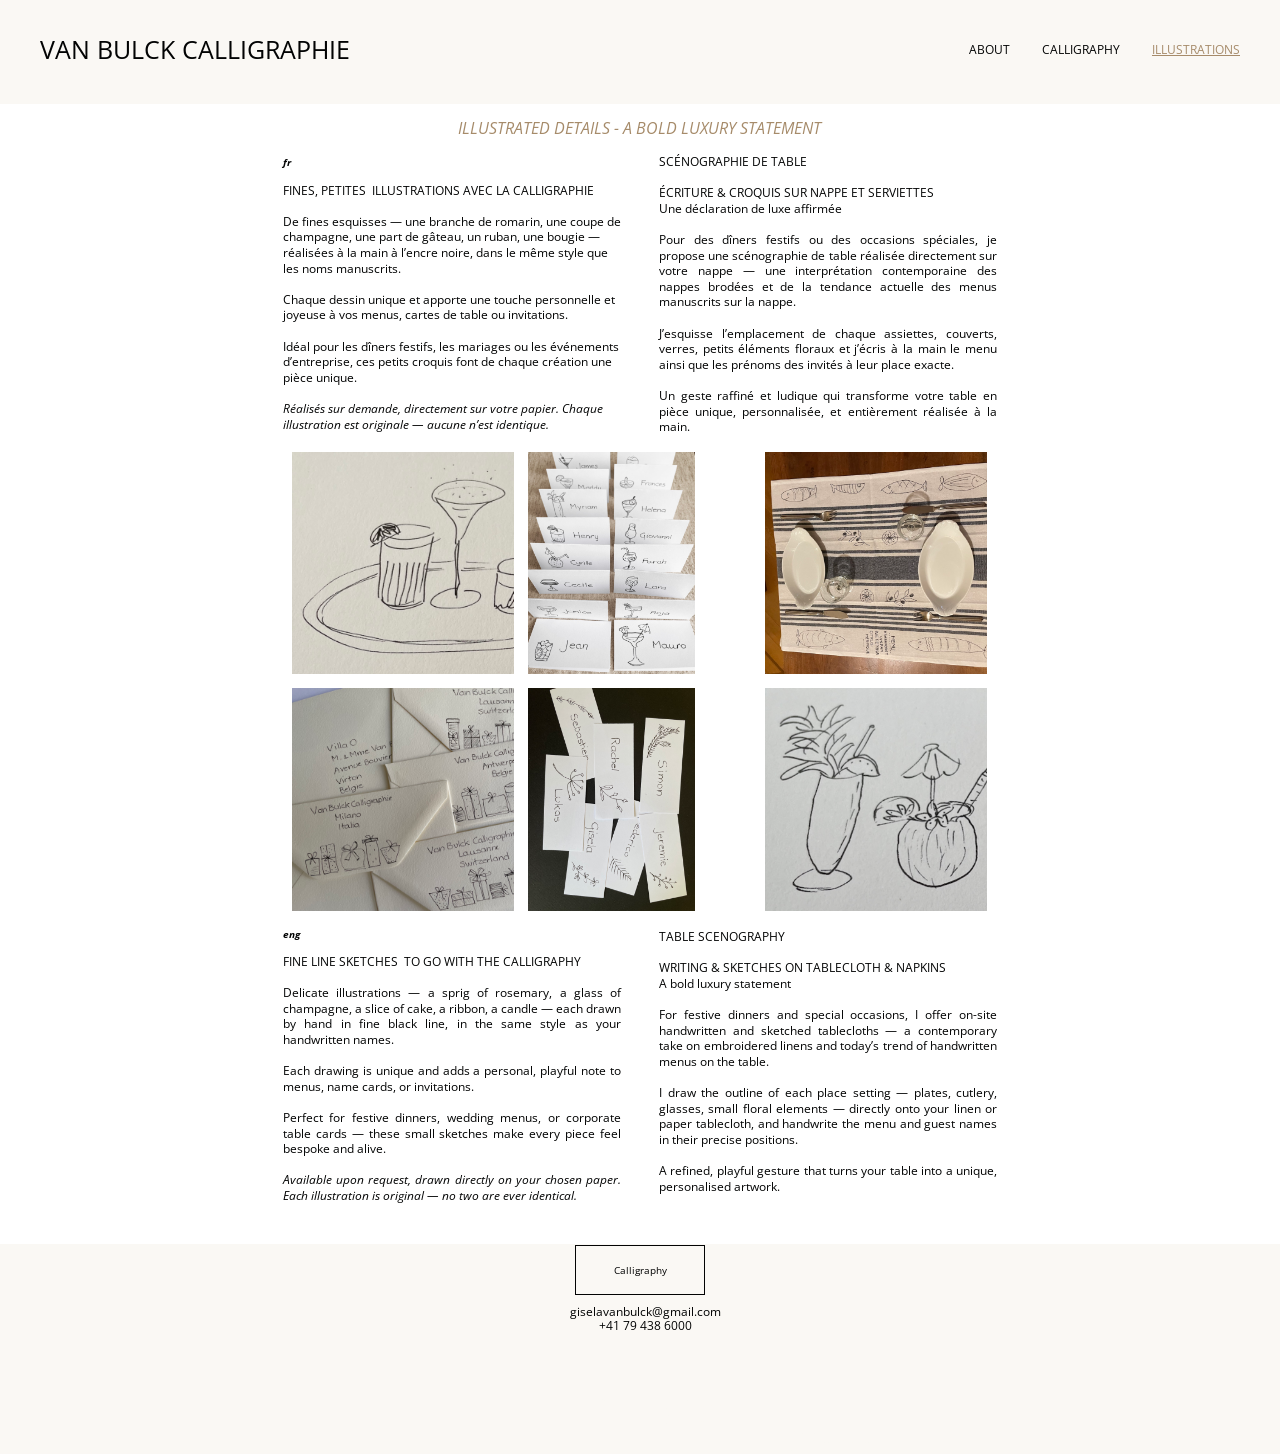
<file: illustrations/index.html>
<!DOCTYPE html><html prefix="og: http://ogp.me/ns#" style="height:auto !important" lang="fr-FR"><head><meta charset="utf-8"><title>ILLUSTRATIONS | VAN BULCK CALLIGRAPHIE</title><meta name="robots" content="all"><meta name="generator" content="One.com Web Editor"><meta http-equiv="Cache-Control" content="must-revalidate, max-age=0, public"><meta http-equiv="Expires" content="-1"><meta name="viewport" content="width=device-width,initial-scale=1,minimum-scale=1,maximum-scale=3,user-scalable=yes" minpagewidth="1200" rendermobileview="true"><meta name="MobileOptimized" content="320"><meta name="HandheldFriendly" content="True"><meta name="format-detection" content="telephone=no"><meta property="og:type" content="website"><meta property="og:title" content="ILLUSTRATIONS | VAN BULCK CALLIGRAPHIE"><meta property="og:site_name" content="VAN BULCK CALLIGRAPHIE"><meta property="og:url" content="https://vanbulck-calligraphie.com/illustrations"><meta name="twitter:card" content="summary"><meta name="twitter:title" content="ILLUSTRATIONS | VAN BULCK CALLIGRAPHIE"><meta name="twitter:image:alt" content="ILLUSTRATIONS | VAN BULCK CALLIGRAPHIE"><link rel="canonical" href="https://vanbulck-calligraphie.com/illustrations"><style>html { word-wrap: break-word; }
*, ::before, ::after { word-wrap: inherit; }
html { box-sizing: border-box; }
*, ::before, ::after { box-sizing: inherit; }
div.code { box-sizing: content-box; }
body, ul, ol, li, h1, h2, h3, h4, h5, h6, form, input, p, td, textarea { margin: 0; padding: 0; }
h1, h2, h3, h4, h5, h6 { font-size: 100%; font-weight: normal; }
ol, ul { list-style: none; }
table { border-collapse: collapse; border-spacing: 0; }
img { border: 0; }
body { -moz-osx-font-smoothing: grayscale; -webkit-font-smoothing: antialiased; }</style><style>@font-face {
    font-family: 'dropDownMenu';
    src:
    url('[data-uri]                                                                           [base64]                 aAGYBmQBmAAAAAQAAAAAAAAAAAAAAIAAAAAAAAwAAAAMAAAAcAAEAAwAAABwAAwABAAAAHAAEADgAAAAKAAgAAgACAAEAIOkB//3//wAAAAAAIOkA//3//wAB/+MXBAADAAEAAAAAAAAAAAAAAAEAAf//                                     [base64]/                                                                                                                                [base64]') format('woff');
    font-weight: normal;
    font-style: normal;
}</style><style>.mobileV div[data-id='20CE04F0-8B48-45D1-8BCA-3F1D94B8474B'] > div:first-child {border-bottom-width: 1px !important;
} .mobileV div[data-id='20CE04F0-8B48-45D1-8BCA-3F1D94B8474B'] > div > div > div > video {
                    opacity: 1 !important;
                }
div[data-id='2F147CCC-3214-44F6-B3BE-00222E3FB3BC'][data-specific-kind="TEXT"] { margin: auto; }
div[data-id='2F147CCC-3214-44F6-B3BE-00222E3FB3BC'] { display: flex; width: 100%; }
div[data-id='58FAD07A-0113-4127-AD45-623F4EEF2E84'][data-specific-kind="TEXT"] { margin: auto; }
div[data-id='516C104F-9710-4E41-AD28-554578535759'][data-specific-kind="TEXT"] { margin: auto; }
div[data-id='CDEB2AFB-F129-4DAB-9CFA-4B33E3634D8F'][data-specific-kind="TEXT"] { margin: auto; }
div[data-id='BAFAF164-F397-435E-B656-591D52C0CF9A'][data-specific-kind="TEXT"] { margin: auto; }
 .mobileV div[data-id='87EE4365-5788-4447-8A33-7B46511EE870'] > div > div > div > video {
                    opacity: 1 !important;
                }
div[data-id='C409D629-5818-4B04-9F73-C69085D51095'][data-specific-kind="TEXT"] { margin: auto; }
div[data-id='3978A471-547A-4564-BB20-4E1F37D59011'][data-specific-kind="TEXT"] { margin: auto; }
div[data-id='B6E48CD0-3CBB-4143-8FAB-D821CE9DD08C'][data-specific-kind="TEXT"] { margin: auto; }
.mobileV div[data-id='C5FCFE1C-349D-40A1-B743-55D04F7E869A'] > div:first-child {border-top-width: 1px !important;
} .mobileV div[data-id='C5FCFE1C-349D-40A1-B743-55D04F7E869A'] > div > div > div > video {
                    opacity: 1 !important;
                }</style><style>@media (max-width: 650px) { body { min-width: 'initial' } body.desktopV { min-width: 1200px } }
        @media (min-width: 651px) { body { min-width: 1200px } body.mobileV { min-width: initial } }</style><link rel="stylesheet" href="/onewebstatic/9b70926753.css"><link rel="stylesheet" href="/onewebstatic/a2541772a6.css"><link href="/assets/fonts/837688455da91120.css" rel="stylesheet"><link href="/assets/fonts/28663a5d65992a9d.css" rel="stylesheet"><link href="/assets/fonts/7c63369b51a7564d.css" rel="stylesheet"><link href="/assets/fonts/f69c84dd2885578d.css" rel="stylesheet"><link href="/assets/fonts/b1b3277ca73ab9e5.css" rel="stylesheet"><link rel="stylesheet" href="/onewebstatic/529676d1b3.css"><style>.bodyBackground {
                            
background-image:none;
background-color:rgba(2,3,3,1);
                        }</style><script>window.WSB_PRIVACY_POLICY_PUBLISHED = true;</script><script src="/onewebstatic/e47f208c3a.js"></script><script src="/onewebstatic/f707379391.js"></script></head><body class="Preview_body__2wDzb bodyBackground" style="overflow-y:scroll;overflow-x:hidden" data-attachments="{}" data-wsb-page-id="37B000B9-63EC-4E78-A87E-9275ABD92F4C"><div class="announcement-banner-container"></div><div class="announcement-popup-container"></div><div><div data-mobile-pin="1" id="wsb-mobile-header" class="mm mm-mobile-preview"><header id="MobileHeader_container" class="MobileHeader_container__1XW3y" style="background-color:rgba(250,248,244,1)" data-testid="mobile-header"><div class="MobileHeader_title__1avp4 mobile-title undefined"><a class="MobileHeader_logoAnchor__3VO33" href="/"><span class="MobileHeader_titleText__1M62s" style="color:rgba(2,3,3,1);font-family:Open Sans;font-weight:normal;font-style:normal">VAN BULCK CALLIGRAPHIE</span></a></div><div class="MobileHeader_dummyMenuIconContainer__3mfi4"></div></header><div class="MobileHeader_menuIconContainer__lc-Zq off" id="MobileHeader_burgerMenuIcon" data-active-bgcolor="rgba(250,248,244,1)" data-inactive-bgcolor="rgba(2,3,3,1)" aria-label="Basculer le menu" role="button" tabindex="0" aria-controls="mm" aria-expanded="false"><span style="background-color:rgba(2,3,3,1)"></span><span style="background-color:rgba(2,3,3,1)"></span><span style="background-color:rgba(2,3,3,1)"></span></div><div id="mm" class="MobileHeaderMenu_mobileMenu__21p7v" style="background-color:rgba(2,3,3,1)" aria-hidden="true"><ul><li><div class="MobileHeaderMenu_expandCollapseItem__2WnRW"><a href="/" style="background-color:rgba(2,3,3,1);color:rgba(250,248,244,1);font-size:16px;line-height:3;font-family:Open Sans" title="ABOUT">ABOUT</a><div class="MobileHeaderMenu_expandCollapseContainer__1rweD" style="background-color:rgba(2,3,3,1)" role="button" tabindex="0"><span class="MobileHeaderMenu_arrowDown__1Dv_Z" style="color:rgba(250,248,244,1);height:8px;width:8px;margin-top:-4px"></span><span class="MobileHeaderMenu_arrowUp__2THXC" style="color:rgba(250,248,244,1);height:8px;width:8px;margin-top:4px"></span></div></div><ul><li><a href="/ABOUT/italiano" style="background-color:rgba(2,3,3,1);color:rgba(250,248,244,1);font-size:16px;line-height:3;font-family:Open Sans" title="italiano">italiano</a></li><li><a href="/ABOUT/nederlands-vlaams" style="background-color:rgba(2,3,3,1);color:rgba(250,248,244,1);font-size:16px;line-height:3;font-family:Open Sans" title="nederlands - vlaams">nederlands - vlaams</a></li></ul></li><li><a href="/calligraphy" style="background-color:rgba(2,3,3,1);color:rgba(250,248,244,1);font-size:16px;line-height:3;font-family:Open Sans" title="CALLIGRAPHY">CALLIGRAPHY</a></li><li><a href="/illustrations" class="MobileHeaderMenu_current__2Nelz" style="background-color:rgba(2,3,3,1);color:rgba(250,248,244,1);font-size:16px;line-height:3;font-family:Open Sans;font-weight:bold" title="ILLUSTRATIONS">ILLUSTRATIONS</a></li></ul></div><div id="mm-overlay" class="MobileHeaderMenu_mobileMenu_overlay__3WPnz" aria-hidden="true"></div></div></div><style>.template { visibility: hidden }
body { overflow-x: hidden }</style><link rel="stylesheet" href="/onewebstatic/8908d55a93.css"><script>window.newSeoEnabled = true;</script><div class="template" data-mobile-view="true"><div class="Preview_row__3Fkye row" style="width:1200px"></div><div class="Preview_row__3Fkye row Preview_noSideMargin__2I-_n" style="min-height:104px;width:100%"><div data-id="20CE04F0-8B48-45D1-8BCA-3F1D94B8474B" data-kind="SECTION" style="width:100%;min-height:104px;left:auto;margin-top:0;margin-left:0" class="Preview_componentWrapper__2i4QI"><div id="Header" data-in-template="true" data-id="20CE04F0-8B48-45D1-8BCA-3F1D94B8474B" data-kind="Block" data-specific-kind="SECTION" data-pin="1" data-stretch="true" class="Preview_block__16Zmu"><div class="StripPreview_backgroundComponent__3YmQM Background_backgroundComponent__3_1Ea hasChildren" style="background-color:rgba(250,248,244,1);border-color:rgba(2,3,3,0.2);border-style:none;border-width:0px 0px 1px 0px;min-height:104px;padding-bottom:18px" data-width="100" data-height="104"><div class="Preview_column__1KeVx col" style="min-height:100%;width:1200px;margin:0 auto"><div class="Preview_row__3Fkye row" style="min-height:86px;width:1200px"><div class="Preview_column__1KeVx col" style="min-height:86px;width:305px;float:left"><div data-id="D5EF3C91-0F2F-4153-87CC-A6197DBDCF28" data-kind="LOGO" style="width:305px;min-height:60px;margin-top:20px;margin-left:0" class="Preview_componentWrapper__2i4QI"><div data-in-template="true" data-id="D5EF3C91-0F2F-4153-87CC-A6197DBDCF28" data-kind="Component" data-specific-kind="LOGO" class="Preview_mobileHide__9T929 Preview_component__SbiKo"><a style="text-decoration:none;display:block" href="/"><div><div style="white-space:nowrap;visibility:hidden;pointer-events:none;position:absolute;width:1px;height:1px;overflow:hidden;left:-20000px;top:-20000px" data-shadow-render-container="true"><div class="tinyMceContent textnormal"><h1 style="display:inline-block" class="textlogo Accented" data-shadow-render="true">VAN BULCK CALLIGRAPHIE</h1></div></div><div class="style_logoTextContainer__2ui-f" style="justify-content:flex-start" data-horizontal-alignment="left" data-logo-container="true" data-testid="logo-button-container"><div class="style_logoTextInnerContainer__3mCcI" style="height:100%;width:100%;justify-content:flex-start"><div class="tinyMceContent textnormal" style="white-space:nowrap"><h1 class="textlogo Accented" style="font-size:0">VAN BULCK CALLIGRAPHIE</h1></div></div></div></div></a></div></div><div style="clear:both"></div></div><div class="Preview_column__1KeVx col isExpandable" style="min-height:86px;width:895px;float:left"><div data-id="DA27A79A-F618-4DD8-9C5A-ABD9AC9446D4" data-kind="MENU" style="width:665px;min-height:72px;margin-top:14px;margin-left:230px" class="Preview_componentWrapper__2i4QI"><div data-in-template="true" data-id="DA27A79A-F618-4DD8-9C5A-ABD9AC9446D4" data-kind="Component" data-specific-kind="MENU" class="Preview_mobileHide__9T929 Preview_component__SbiKo"><div class="menu menuself menuhorizontal menuhorizontalright menuverticalmiddle Accented" style="width:665px;height:72px"><ul class="ThemeMenu1"><li><a href="/"><span>ABOUT</span></a><div class="divider"></div></li><li><a href="/calligraphy"><span>CALLIGRAPHY</span></a><div class="divider"></div></li><li><a class="selected level-0" href="/illustrations" aria-current="page"><span>ILLUSTRATIONS</span></a></li></ul></div></div></div><div style="clear:both"></div></div><div style="clear:both"></div></div><div style="clear:both"></div></div></div></div></div></div><div class="Preview_row__3Fkye row Preview_noSideMargin__2I-_n" style="min-height:1140px;width:100%"><div data-id="87EE4365-5788-4447-8A33-7B46511EE870" data-kind="SECTION" style="width:100%;min-height:1140px;left:auto;margin-top:0;margin-left:0" class="Preview_componentWrapper__2i4QI"><div id="Section1" data-in-template="false" data-id="87EE4365-5788-4447-8A33-7B46511EE870" data-kind="Block" data-specific-kind="SECTION" data-pin="0" data-stretch="true" class="Preview_block__16Zmu"><div class="StripPreview_backgroundComponent__3YmQM Background_backgroundComponent__3_1Ea hasChildren" style="background-color:rgba(255,255,255,1);min-height:1140px;padding-bottom:40px" data-width="100" data-height="1140"><div class="Preview_column__1KeVx col" style="min-height:100%;width:1200px;margin:0 auto"><div class="Preview_row__3Fkye row" style="min-height:50px;width:1200px"><div data-id="2F147CCC-3214-44F6-B3BE-00222E3FB3BC" data-kind="TEXT" style="width:715px;min-height:50px;margin-top:0;margin-left:242px" class="Preview_componentWrapper__2i4QI"><div data-in-template="false" data-id="2F147CCC-3214-44F6-B3BE-00222E3FB3BC" data-kind="Component" data-specific-kind="TEXT" class="Preview_component__SbiKo text-align-center"><div class="styles_verticalAlignmentWrapper__3SDi2" style="align-items:center"><div data-mve-font-change="10" style="width:100%" class="styles_contentContainer__lrPIa textnormal styles_text__3jGMu styles_invalidateHighlightAndShadows__2W3IH White themeTextClass mainColor"><h1 class="textheading1" style="text-align: center; font-size: 16px;"><span class="textheading1" style="font-family: 'Open Sans'; font-weight: normal; font-size: 16px; font-style: italic;">ILLUSTRATED DETAILS - A BOLD LUXURY STATEMENT</span><br></h1></div></div></div></div></div><div class="Preview_row__3Fkye row" style="min-height:294px;width:1200px"><div class="Preview_column__1KeVx col" style="min-height:294px;width:581px;float:left"><div data-id="58FAD07A-0113-4127-AD45-623F4EEF2E84" data-kind="TEXT" style="width:338px;min-height:294px;margin-top:0;margin-left:243px" class="Preview_componentWrapper__2i4QI"><div data-in-template="false" data-id="58FAD07A-0113-4127-AD45-623F4EEF2E84" data-kind="Component" data-specific-kind="TEXT" class="Preview_component__SbiKo text-align-center"><div data-mve-font-change="-2" class="styles_contentContainer__lrPIa textnormal styles_text__3jGMu styles_invalidateHighlightAndShadows__2W3IH White themeTextClass blackColor"><p style="font-size: 10px; line-height: 1.3;" class="mobile-undersized-lower"><span style="font-size: 10px; font-style: italic; font-weight: bold;" class="mobile-undersized-lower">fr</span><span style="font-size: 12px;" class="mobile-undersized-upper"></span></p>
<p style="font-size: 10px; line-height: 1.3;" class="mobile-undersized-lower"><span style="font-size: 10px; font-style: italic; font-weight: bold;" class="mobile-undersized-lower"><br></span></p>
<p style="font-size: 12px; line-height: 1.3;" class="mobile-undersized-upper"><span style="font-size: 12px;" class="mobile-undersized-upper">FINES, PETITES&nbsp; ILLUSTRATIONS AVEC LA CALLIGRAPHIE</span><br><br></p>
<p style="font-size: 12px; line-height: 1.3;" class="mobile-undersized-upper"><span style="font-size: 12px;" class="mobile-undersized-upper">De fines esquisses — une branche de romarin, une coupe de champagne, une part de gâteau, un ruban, une bougie — réalisées à la main à l’encre noire, dans le même style que les noms manuscrits.</span></p>
<p style="font-size: 12px; line-height: 1.3;" class="mobile-undersized-upper"><br><span style="font-size: 12px;" class="mobile-undersized-upper">Chaque dessin unique et apporte une touche personnelle et joyeuse à vos menus, cartes de table ou invitations.</span></p>
<p style="font-size: 12px; line-height: 1.3;" class="mobile-undersized-upper"><span style="font-size: 12px;" class="mobile-undersized-upper"><br></span></p>
<p style="font-size: 12px; line-height: 1.3;" class="mobile-undersized-upper"><span style="font-size: 12px;" class="mobile-undersized-upper">Idéal pour les dîners festifs, les mariages ou les événements d’entreprise, ces petits croquis font de chaque création une pièce unique.</span><br><br></p>
<p style="font-size: 12px; line-height: 1.3;" class="mobile-undersized-upper"><span style="font-size: 12px; font-style: italic;" class="mobile-undersized-upper">Réalisés sur demande, directement sur votre papier. Chaque illustration est originale — aucune n’est identique.</span></p></div></div></div><div style="clear:both"></div></div><div class="Preview_column__1KeVx col" style="min-height:294px;width:376px;float:left"><div data-id="516C104F-9710-4E41-AD28-554578535759" data-kind="TEXT" style="width:338px;min-height:284px;margin-top:0;margin-left:38px" class="Preview_componentWrapper__2i4QI"><div data-in-template="false" data-id="516C104F-9710-4E41-AD28-554578535759" data-kind="Component" data-specific-kind="TEXT" class="Preview_component__SbiKo text-align-null"><div data-mve-font-change="0" class="styles_contentContainer__lrPIa textnormal styles_text__3jGMu styles_invalidateHighlightAndShadows__2W3IH White themeTextClass"><p style="font-size: 12px; text-align: justify;" class="mobile-undersized-upper"><span style="font-size: 12px;" class="mobile-undersized-upper">SCÉNOGRAPHIE DE TABLE</span></p>
<p style="font-size: 12px; text-align: justify;" class="mobile-undersized-upper"><span style="font-size: 12px;" class="mobile-undersized-upper"><br></span></p>
<p style="font-size: 12px; text-align: justify;" class="mobile-undersized-upper"><span style="font-size: 12px;" class="mobile-undersized-upper">ÉCRITURE &amp; CROQUIS SUR NAPPE ET SERVIETTES</span></p>
<p style="font-size: 12px; text-align: justify;" class="mobile-undersized-upper"><span style="font-size: 12px;" class="mobile-undersized-upper">Une déclaration de luxe affirmée</span></p>
<p style="font-size: 12px; text-align: justify;" class="mobile-undersized-upper"><span style="font-size: 12px;" class="mobile-undersized-upper"><br></span></p>
<p style="font-size: 12px; text-align: justify;" data-start="222" data-end="772" class="mobile-undersized-upper"><span style="font-size: 12px;" class="mobile-undersized-upper">Pour des dîners festifs ou des occasions spéciales, je propose une scénographie de table réalisée directement sur votre nappe — une interprétation contemporaine des nappes brodées et de la tendance actuelle des menus manuscrits sur la nappe.</span></p>
<p style="font-size: 12px; text-align: justify;" data-start="222" data-end="772" class="mobile-undersized-upper"><br data-start="462" data-end="465"><span style="font-size: 12px;" class="mobile-undersized-upper">J’esquisse l’emplacement de chaque assiettes, couverts, verres, petits éléments floraux et j’écris à la main le menu ainsi que les prénoms des invités à leur place exacte.</span></p>
<p style="font-size: 12px; text-align: justify;" data-start="222" data-end="772" class="mobile-undersized-upper"><br data-start="648" data-end="651"><span style="font-size: 12px;" class="mobile-undersized-upper">Un geste raffiné et ludique qui transforme votre table en pièce unique, personnalisée, et entièrement réalisée à la main.</span></p></div></div></div><div style="clear:both"></div></div><div style="clear:both"></div></div><div class="Preview_row__3Fkye row" style="min-height:463px;width:1200px"><div data-id="A229FB15-23B2-4E63-A59C-5FFCF92DD30A" data-kind="GALLERY" style="width:695px;min-height:459px;margin-top:4px;margin-left:252px" class="Preview_componentWrapper__2i4QI"><div data-in-template="false" data-id="A229FB15-23B2-4E63-A59C-5FFCF92DD30A" data-kind="Component" data-specific-kind="GALLERY" data-stretch="false" class="Preview_component__SbiKo"><style>.mobileV div[data-id='A229FB15-23B2-4E63-A59C-5FFCF92DD30A'] .gallery .gallery-cell:nth-child(2n+1) {
                    padding: 5px 5px 5px 0 !important;
                }
                .mobileV div[data-id='A229FB15-23B2-4E63-A59C-5FFCF92DD30A'] .gallery .gallery-cell:nth-child(2n+2) {
                    padding: 5px 0 5px 5px !important;
                }
                .mobileV div[data-id='A229FB15-23B2-4E63-A59C-5FFCF92DD30A'] .gallery .gallery-cell:first-child {
                    padding: 0 5px 5px 0 !important;
                }
                .mobileV div[data-id='A229FB15-23B2-4E63-A59C-5FFCF92DD30A'] .gallery .gallery-cell:nth-child(2) {
                    padding: 0 0 5px 5px !important;
                }
                .mobileV div[data-id='A229FB15-23B2-4E63-A59C-5FFCF92DD30A'] .gallery {
                    margin-bottom: -5px !important;
                }</style><div class="gallery Gallery_gallery__2AhdO textnormal" data-captionenabled="false" data-mobile-column="2" data-columns="3" data-spacing="14" data-image-ratio="SQUARE" data-original-width="695" data-compact-view="true"><div data-index="0" class="Gallery_galleryCell__2ARa3 gallery-cell" style="width:222.3px;margin-left:0;margin-top:0;text-align:center"><a href="/assets/media/b65869c9f69a53a9244e.jpg" title="Cocktails Illustration" alt="Cocktails Illustration" caption="" rel="lightbox[oneweb] A229FB15-23B2-4E63-A59C-5FFCF92DD30A" class="shinybox" data-dom-index="0"><div class="img-container" style="height:222.3px;width:222.3px;display:flex"><div class="Image_imageComponent__2bb7A img-wrapper" style="border-color:rgba(2,3,3,1);border-width:1px 1px 1px 1px;width:auto;height:auto;display:flex"><img data-original-width="auto" data-original-height="auto" src="/assets/media/b65869c9f69a53a9244e.jpg" srcset="/assets/media/b65869c9f69a53a9244e.jpg, /assets/media/b65869c9f69a53a9244e.jpg 2x, /assets/media/b65869c9f69a53a9244e.jpg 3x" style="width:auto;height:auto;object-fit:cover" title="Cocktails Illustration" alt="Cocktails Illustration" role="presentation" data-loading="lazy" draggable="false" loading="lazy"></div></div></a></div><div data-index="1" class="Gallery_galleryCell__2ARa3 gallery-cell" style="width:222.3px;margin-left:14px;margin-top:0;text-align:center"><a href="/assets/media/f776ad8da423d4c76019.jpg" title="Calligraphie + Petite Illustration Verres" alt="Calligraphie + Petite Illustration Verres" caption="" rel="lightbox[oneweb] A229FB15-23B2-4E63-A59C-5FFCF92DD30A" class="shinybox" data-dom-index="1" data-srcset="/assets/media/f776ad8da423d4c76019.jpg 1000w, /assets/media/f776ad8da423d4c76019.jpg 1500w, /assets/media/f776ad8da423d4c76019.jpg 2000w, /assets/media/f776ad8da423d4c76019.jpg 2500w"><div class="img-container" style="height:222.3px;width:222.3px;display:flex"><div class="Image_imageComponent__2bb7A img-wrapper" style="border-color:rgba(2,3,3,1);border-width:1px 1px 1px 1px;width:auto;height:auto;display:flex"><img data-original-width="auto" data-original-height="auto" src="/assets/media/f776ad8da423d4c76019.jpg" srcset="/assets/media/f776ad8da423d4c76019.jpg, /assets/media/f776ad8da423d4c76019.jpg 2x, /assets/media/f776ad8da423d4c76019.jpg 3x" style="width:auto;height:auto;object-fit:cover" title="Calligraphie + Petite Illustration Verres" alt="Calligraphie + Petite Illustration Verres" role="presentation" data-loading="lazy" draggable="false" loading="lazy"></div></div></a></div><div data-index="2" class="Gallery_galleryCell__2ARa3 gallery-cell" style="width:222.3px;margin-left:14px;margin-top:0;text-align:center"><a href="/assets/media/c4f274aa9bab3d4f4e93.jpg" title="Fish Menu TableCloth Drawing &amp; Writing" alt="Fish Menu TableCloth Drawing &amp; Writing" caption="" rel="lightbox[oneweb] A229FB15-23B2-4E63-A59C-5FFCF92DD30A" class="shinybox" data-dom-index="2" data-srcset="/assets/media/c4f274aa9bab3d4f4e93.jpg 1000w, /assets/media/c4f274aa9bab3d4f4e93.jpg 1430w"><div class="img-container" style="height:222.3px;width:222.3px;display:flex"><div class="Image_imageComponent__2bb7A img-wrapper" style="border-color:rgba(2,3,3,1);border-width:1px 1px 1px 1px;width:auto;height:auto;display:flex"><img data-original-width="auto" data-original-height="auto" src="/assets/media/c4f274aa9bab3d4f4e93.jpg" srcset="/assets/media/c4f274aa9bab3d4f4e93.jpg, /assets/media/c4f274aa9bab3d4f4e93.jpg 2x, /assets/media/c4f274aa9bab3d4f4e93.jpg 3x" style="width:auto;height:auto;object-fit:cover" title="Fish Menu TableCloth Drawing &amp; Writing" alt="Fish Menu TableCloth Drawing &amp; Writing" role="presentation" data-loading="lazy" draggable="false" loading="lazy"></div></div></a></div><div data-index="3" class="Gallery_galleryCell__2ARa3 gallery-cell" style="width:222.3px;margin-left:0;margin-top:14px;text-align:center"><a href="/assets/media/63b7ab6c7c76e3c13163.jpg" title="Xmas Wishes Envelopes" alt="Xmas Wishes Envelopes" caption="" rel="lightbox[oneweb] A229FB15-23B2-4E63-A59C-5FFCF92DD30A" class="shinybox" data-dom-index="3" data-srcset="/assets/media/63b7ab6c7c76e3c13163.jpg 1000w, /assets/media/63b7ab6c7c76e3c13163.jpg 1500w, /assets/media/63b7ab6c7c76e3c13163.jpg 2000w, /assets/media/63b7ab6c7c76e3c13163.jpg 2500w"><div class="img-container" style="height:222.3px;width:222.3px;display:flex"><div class="Image_imageComponent__2bb7A img-wrapper" style="border-color:rgba(2,3,3,1);border-width:1px 1px 1px 1px;width:auto;height:auto;display:flex"><img data-original-width="auto" data-original-height="auto" src="/assets/media/63b7ab6c7c76e3c13163.jpg" srcset="/assets/media/63b7ab6c7c76e3c13163.jpg, /assets/media/63b7ab6c7c76e3c13163.jpg 2x, /assets/media/63b7ab6c7c76e3c13163.jpg 3x" style="width:auto;height:auto;object-fit:cover" title="Xmas Wishes Envelopes" alt="Xmas Wishes Envelopes" role="presentation" data-loading="lazy" draggable="false" loading="lazy"></div></div></a></div><div data-index="4" class="Gallery_galleryCell__2ARa3 gallery-cell" style="width:222.3px;margin-left:14px;margin-top:14px;text-align:center"><a href="/assets/media/96860da60ca9eb3588a6.jpg" title="Name Card Branches" alt="Name Card Branches" caption="" rel="lightbox[oneweb] A229FB15-23B2-4E63-A59C-5FFCF92DD30A" class="shinybox" data-dom-index="4" data-srcset="/assets/media/96860da60ca9eb3588a6.jpg 1000w, /assets/media/96860da60ca9eb3588a6.jpg 1500w, /assets/media/96860da60ca9eb3588a6.jpg 2000w, /assets/media/96860da60ca9eb3588a6.jpg 2500w"><div class="img-container" style="height:222.3px;width:222.3px;display:flex"><div class="Image_imageComponent__2bb7A img-wrapper" style="border-color:rgba(2,3,3,1);border-width:1px 1px 1px 1px;width:auto;height:auto;display:flex"><img data-original-width="auto" data-original-height="auto" src="/assets/media/96860da60ca9eb3588a6.jpg" srcset="/assets/media/96860da60ca9eb3588a6.jpg, /assets/media/96860da60ca9eb3588a6.jpg 2x, /assets/media/96860da60ca9eb3588a6.jpg 3x" style="width:auto;height:auto;object-fit:cover" title="Name Card Branches" alt="Name Card Branches" role="presentation" data-loading="lazy" draggable="false" loading="lazy"></div></div></a></div><div data-index="5" class="Gallery_galleryCell__2ARa3 gallery-cell" style="width:222.3px;margin-left:14px;margin-top:14px;text-align:center"><a href="/assets/media/78ac21a24dee56659ccc.jpg" title="Drinks Illustration" alt="Drinks Illustration" caption="" rel="lightbox[oneweb] A229FB15-23B2-4E63-A59C-5FFCF92DD30A" class="shinybox" data-dom-index="5"><div class="img-container" style="height:222.3px;width:222.3px;display:flex"><div class="Image_imageComponent__2bb7A img-wrapper" style="border-color:rgba(2,3,3,1);border-width:1px 1px 1px 1px;width:auto;height:auto;display:flex"><img data-original-width="auto" data-original-height="auto" src="/assets/media/78ac21a24dee56659ccc.jpg" srcset="/assets/media/78ac21a24dee56659ccc.jpg, /assets/media/78ac21a24dee56659ccc.jpg 2x, /assets/media/78ac21a24dee56659ccc.jpg 3x" style="width:auto;height:auto;object-fit:cover" title="Drinks Illustration" alt="Drinks Illustration" role="presentation" data-loading="lazy" draggable="false" loading="lazy"></div></div></a></div></div></div></div></div><div class="Preview_row__3Fkye row" style="min-height:293px;width:1200px"><div class="Preview_column__1KeVx col" style="min-height:293px;width:581px;float:left"><div data-id="CDEB2AFB-F129-4DAB-9CFA-4B33E3634D8F" data-kind="TEXT" style="width:338px;min-height:276px;margin-top:17px;margin-left:243px" class="Preview_componentWrapper__2i4QI"><div data-in-template="false" data-id="CDEB2AFB-F129-4DAB-9CFA-4B33E3634D8F" data-kind="Component" data-specific-kind="TEXT" class="Preview_component__SbiKo text-align-null"><div data-mve-font-change="0" class="styles_contentContainer__lrPIa textnormal styles_text__3jGMu styles_invalidateHighlightAndShadows__2W3IH White themeTextClass"><p style="font-size: 10px; line-height: 1.3; text-align: justify;" class="mobile-undersized-lower"><span style="font-size: 10px; font-style: italic; font-weight: bold;" class="mobile-undersized-lower">eng</span></p>
<p style="font-size: 10px; line-height: 1.3; text-align: justify;" class="mobile-undersized-lower"><span style="font-size: 10px; font-style: italic; font-weight: bold;" class="mobile-undersized-lower"><br></span></p>
<p style="font-size: 12px; line-height: 1.3; text-align: justify;" class="mobile-undersized-upper"><span style="font-size: 12px;" class="mobile-undersized-upper">FINE LINE SKETCHES&nbsp; TO GO WITH THE CALLIGRAPHY</span><br><br></p>
<p style="font-size: 12px; line-height: 1.3; text-align: justify;" class="mobile-undersized-upper"><span style="font-size: 12px;" class="mobile-undersized-upper">Delicate illustrations — a sprig of rosemary, a glass of champagne, a slice of cake, a ribbon, a candle — each drawn by hand in fine black line, in the same style as your handwritten names.</span></p>
<p style="font-size: 12px; line-height: 1.3; text-align: justify;" class="mobile-undersized-upper"><br><span style="font-size: 12px;" class="mobile-undersized-upper">Each drawing is unique and adds a personal, playful note to menus, name cards, or invitations.</span></p>
<p style="font-size: 12px; line-height: 1.3; text-align: justify;" class="mobile-undersized-upper"><span style="font-size: 12px;" class="mobile-undersized-upper"><br></span></p>
<p style="font-size: 12px; line-height: 1.3; text-align: justify;" class="mobile-undersized-upper"><span style="font-size: 12px;" class="mobile-undersized-upper">Perfect for festive dinners, wedding menus, or corporate table cards — these small sketches make every piece feel bespoke and alive.</span></p>
<p style="font-size: 12px; line-height: 1.3; text-align: justify;" class="mobile-undersized-upper"><span style="font-size: 12px;" class="mobile-undersized-upper"><br></span></p>
<p style="font-size: 12px; line-height: 1.3; text-align: justify;" class="mobile-undersized-upper"><span style="font-size: 12px;" class="mobile-undersized-upper"><span style="font-style: italic;">Available upon request, drawn directly on your chosen paper. Each illustration is original — no two are ever identical.</span></span></p></div></div></div><div style="clear:both"></div></div><div class="Preview_column__1KeVx col" style="min-height:293px;width:376px;float:left"><div data-id="BAFAF164-F397-435E-B656-591D52C0CF9A" data-kind="TEXT" style="width:338px;min-height:265px;margin-top:18px;margin-left:38px" class="Preview_componentWrapper__2i4QI"><div data-in-template="false" data-id="BAFAF164-F397-435E-B656-591D52C0CF9A" data-kind="Component" data-specific-kind="TEXT" class="Preview_component__SbiKo text-align-null"><div data-mve-font-change="0" class="styles_contentContainer__lrPIa textnormal styles_text__3jGMu styles_invalidateHighlightAndShadows__2W3IH White themeTextClass"><p style="font-size: 12px; text-align: justify;" data-start="250" data-end="306" class="mobile-undersized-upper"><span style="font-size: 12px;" class="mobile-undersized-upper">TABLE SCENOGRAPHY</span></p>
<p style="font-size: 12px; text-align: justify;" data-start="250" data-end="306" class="mobile-undersized-upper"><span style="font-size: 12px;" class="mobile-undersized-upper"><br></span></p>
<p style="font-size: 12px; text-align: justify;" data-start="250" data-end="306" class="mobile-undersized-upper"><span style="font-size: 12px;" class="mobile-undersized-upper">WRITING &amp; SKETCHES ON TABLECLOTH &amp; NAPKINS<br>A bold luxury statement</span></p>
<p style="font-size: 12px; text-align: justify;" data-start="250" data-end="306" class="mobile-undersized-upper"><span style="font-size: 12px;" class="mobile-undersized-upper"><br></span></p>
<p style="font-size: 12px; text-align: justify;" data-start="308" data-end="793" class="mobile-undersized-upper"><span style="font-size: 12px;" class="mobile-undersized-upper">For festive dinners and special occasions, I offer on-site handwritten and sketched tablecloths — a contemporary take on embroidered linens and today’s trend of handwritten menus on the table.</span></p>
<p style="font-size: 12px; text-align: justify;" data-start="308" data-end="793" class="mobile-undersized-upper"><br data-start="497" data-end="500"><span style="font-size: 12px;" class="mobile-undersized-upper">I draw the outline of each place setting — plates, cutlery, glasses, small floral elements — directly onto your linen or paper tablecloth, and handwrite the menu and guest names in their precise positions.</span></p>
<p style="font-size: 12px; text-align: justify;" data-start="308" data-end="793" class="mobile-undersized-upper"><br data-start="705" data-end="708"><span style="font-size: 12px;" class="mobile-undersized-upper">A refined, playful gesture that turns your table into a unique, personalised artwork.</span></p></div></div></div><div style="clear:both"></div></div><div style="clear:both"></div></div><div style="clear:both"></div></div></div></div></div></div><div class="Preview_row__3Fkye row Preview_noSideMargin__2I-_n" style="min-height:210px;width:100%"><div data-id="C5FCFE1C-349D-40A1-B743-55D04F7E869A" data-kind="SECTION" style="width:100%;min-height:210px;left:auto;margin-top:0;margin-left:0" class="Preview_componentWrapper__2i4QI"><div id="Footer" data-in-template="true" data-id="C5FCFE1C-349D-40A1-B743-55D04F7E869A" data-kind="Block" data-specific-kind="SECTION" data-pin="0" data-stretch="true" class="Preview_block__16Zmu"><div class="StripPreview_backgroundComponent__3YmQM Background_backgroundComponent__3_1Ea hasChildren" style="background-color:rgba(250,248,244,1);border-color:rgba(2,3,3,0.2);border-style:none;border-width:1px 0px 0px 0px;min-height:210px;padding-bottom:0" data-width="100" data-height="210"><div class="Preview_column__1KeVx col" style="min-height:100%;width:1200px;margin:0 auto"><div class="Preview_row__3Fkye row" style="min-height:51px;width:1200px"><div data-id="ABE38436-0B5B-4A89-8F61-069C54B717E0" data-kind="BUTTON" style="width:130px;height:50px;margin-top:1px;margin-left:535px" class="Preview_componentWrapper__2i4QI"><div data-in-template="false" data-id="ABE38436-0B5B-4A89-8F61-069C54B717E0" data-kind="Component" data-specific-kind="BUTTON" class="Preview_component__SbiKo align-center"><div class="ButtonPreview_container__22hQi ButtonPreview_buttonTransition__CKIAx button1 Accented secondary themeButtonClass"><div class="ButtonPreview_buttonComponent__17NP0"><a href="/calligraphy" target="" class="ButtonPreview_textContainer__t8q7_" data-testid="button"><span>Calligraphy</span></a></div></div></div></div></div><div class="Preview_row__3Fkye row" style="min-height:52px;width:1200px"><div data-id="C409D629-5818-4B04-9F73-C69085D51095" data-kind="TEXT" style="width:275px;min-height:41px;margin-top:11px;margin-left:468px" class="Preview_componentWrapper__2i4QI"><div data-in-template="true" data-id="C409D629-5818-4B04-9F73-C69085D51095" data-kind="Component" data-specific-kind="TEXT" class="Preview_component__SbiKo text-align-null"><div data-mve-font-change="0" class="styles_contentContainer__lrPIa textnormal styles_text__3jGMu styles_invalidateHighlightAndShadows__2W3IH Accented themeTextClass"><h1 class="textheading1 mobile-undersized-upper" style="font-size: 12px; text-align: center;"><span style="font-family: 'Open Sans'; font-size: 12px;" class="mobile-undersized-upper">giselavanbulck@gmail.com</span></h1>
<h1 class="textheading1 mobile-undersized-upper" style="font-size: 12px; text-align: center;"><span style="font-family: 'Open Sans'; font-size: 12px;" class="mobile-undersized-upper">+41 79 438 6000</span></h1>
<p class="textheading1 mobile-undersized-upper" style="font-size: 12px; text-align: center;"><br></p></div></div></div></div><div class="Preview_row__3Fkye row" style="min-height:107px;width:1200px"><div class="Preview_column__1KeVx col" style="min-height:107px;width:737px;float:left"><div data-id="3978A471-547A-4564-BB20-4E1F37D59011" data-kind="TEXT" style="width:262px;min-height:65px;margin-top:41px;margin-left:475px" class="Preview_componentWrapper__2i4QI"><div data-in-template="true" data-id="3978A471-547A-4564-BB20-4E1F37D59011" data-kind="Component" data-specific-kind="TEXT" class="Preview_component__SbiKo text-align-null"><div data-mve-font-change="0" class="styles_contentContainer__lrPIa textnormal styles_text__3jGMu styles_invalidateHighlightAndShadows__2W3IH Accented themeTextClass accentColor"><p style="font-size: 6px;" class="mobile-undersized-lower"><span style="font-size: 6px;" class="mobile-undersized-lower">&lt;link rel="alternate" hreflang="en" href="https://finehandwriting.com/en/" /&gt;</span></p>
<p style="font-size: 6px;" class="mobile-undersized-lower"><span style="font-size: 6px;" class="mobile-undersized-lower">&lt;link rel="alternate" hreflang="x-default" href="https://finehandwriting.com/en/" /&gt;</span></p>
<p style="font-size: 6px;" class="mobile-undersized-lower"><span style="font-size: 6px;" class="mobile-undersized-lower">&lt;link rel="alternate" hreflang="fr" href="https://finehandwriting.com/fr/" /&gt;</span></p>
<p style="font-size: 6px;" class="mobile-undersized-lower"><span style="font-size: 6px;" class="mobile-undersized-lower">&lt;link rel="alternate" hreflang="nl" href="https://finehandwriting.com/nl/" /&gt;</span></p>
<p style="font-size: 6px;" class="mobile-undersized-lower"><span style="font-size: 6px;" class="mobile-undersized-lower">&lt;link rel="alternate" hreflang="it" href="https://finehandwriting.com/it/" /&gt;</span></p>
<p>&nbsp;</p></div></div></div><div style="clear:both"></div></div><div class="Preview_column__1KeVx col" style="min-height:107px;width:96px;float:left"><div data-id="B6E48CD0-3CBB-4143-8FAB-D821CE9DD08C" data-kind="TEXT" style="width:96px;min-height:24px;margin-top:83px;margin-left:0" class="Preview_componentWrapper__2i4QI"><div data-in-template="true" data-id="B6E48CD0-3CBB-4143-8FAB-D821CE9DD08C" data-kind="Component" data-specific-kind="TEXT" class="Preview_component__SbiKo text-align-null"><div data-mve-font-change="0" class="styles_contentContainer__lrPIa textnormal styles_text__3jGMu styles_invalidateHighlightAndShadows__2W3IH Accented themeTextClass accentColor"><p style="font-size: 6px;" class="mobile-undersized-lower"><span style="font-size: 6px;" class="mobile-undersized-lower">pinterest-site-verification=5e1eddcab502b078bdf1a0ed578ac2f8</span></p></div></div></div><div style="clear:both"></div></div><div style="clear:both"></div></div><div style="clear:both"></div></div></div></div></div></div></div><div class="publishOnlyComponents"><div data-testid="empty-cart-component"></div></div><script src="/onewebstatic/a2cf72ae9c.js"></script><script async src="/onewebstatic/8bd4462949.js"></script><script src="/onewebstatic/050fbf46bf.js"></script><script src="/onewebstatic/a7fa4988d6.js"></script><script src="/onewebstatic/6499ecfb0a.js"></script><script src="/onewebstatic/a966beca17.js"></script><script src="/onewebstatic/2d470de093.js"></script><script src="/onewebstatic/782805def0.js"></script><script src="/onewebstatic/181b6820e7.js"></script><script src="/onewebstatic/79d2b8e633.js"></script><script src="/onewebstatic/40bfe3a069.js"></script><script src="/onewebstatic/f568dac167.js"></script><script src="/onewebstatic/754da52d3a.js"></script><script src="/onewebstatic/6563f65d21.js"></script><script src="/onewebstatic/ae63591324.js"></script><script src="/onewebstatic/a7fa4988d6.js"></script><script>window._mobileEditorData={"data":{"C5FCFE1C-349D-40A1-B743-55D04F7E869A":["ABE38436-0B5B-4A89-8F61-069C54B717E0","C409D629-5818-4B04-9F73-C69085D51095","3978A471-547A-4564-BB20-4E1F37D59011","B6E48CD0-3CBB-4143-8FAB-D821CE9DD08C"],"87EE4365-5788-4447-8A33-7B46511EE870":["2F147CCC-3214-44F6-B3BE-00222E3FB3BC","58FAD07A-0113-4127-AD45-623F4EEF2E84","516C104F-9710-4E41-AD28-554578535759","A229FB15-23B2-4E63-A59C-5FFCF92DD30A","CDEB2AFB-F129-4DAB-9CFA-4B33E3634D8F","BAFAF164-F397-435E-B656-591D52C0CF9A"],"BB2BFD74-7B9D-4456-971B-E1706755A3BE":["20CE04F0-8B48-45D1-8BCA-3F1D94B8474B","87EE4365-5788-4447-8A33-7B46511EE870","C5FCFE1C-349D-40A1-B743-55D04F7E869A"]},"wrappedCmpsMap":{"2F147CCC-3214-44F6-B3BE-00222E3FB3BC":[],"58FAD07A-0113-4127-AD45-623F4EEF2E84":[],"516C104F-9710-4E41-AD28-554578535759":[],"CDEB2AFB-F129-4DAB-9CFA-4B33E3634D8F":[],"BAFAF164-F397-435E-B656-591D52C0CF9A":[],"C409D629-5818-4B04-9F73-C69085D51095":[],"3978A471-547A-4564-BB20-4E1F37D59011":[],"B6E48CD0-3CBB-4143-8FAB-D821CE9DD08C":[]},"root":"BB2BFD74-7B9D-4456-971B-E1706755A3BE","styles":{"20CE04F0-8B48-45D1-8BCA-3F1D94B8474B":{"visibility":"hidden","height":0},"58FAD07A-0113-4127-AD45-623F4EEF2E84":{"marginTop":0},"516C104F-9710-4E41-AD28-554578535759":{"marginTop":20},"A229FB15-23B2-4E63-A59C-5FFCF92DD30A":{"marginTop":20},"CDEB2AFB-F129-4DAB-9CFA-4B33E3634D8F":{"marginTop":20},"BAFAF164-F397-435E-B656-591D52C0CF9A":{"marginTop":20,"marginBottom":35},"2F147CCC-3214-44F6-B3BE-00222E3FB3BC":{"marginTop":35},"C5FCFE1C-349D-40A1-B743-55D04F7E869A":{"marginTop":0},"C409D629-5818-4B04-9F73-C69085D51095":{"marginTop":20},"3978A471-547A-4564-BB20-4E1F37D59011":{"marginTop":20},"B6E48CD0-3CBB-4143-8FAB-D821CE9DD08C":{"marginTop":0,"marginBottom":35},"ABE38436-0B5B-4A89-8F61-069C54B717E0":{"marginTop":35}},"groups":{},"settings":{}}</script><script src="/onewebstatic/9c7c242bec.js"></script><script src="/onewebstatic/50a91946f6.js"></script><script src="/onewebstatic/c11b17c5d2.js"></script><script src="/onewebstatic/79575a4ba3.js"></script><script src="/onewebstatic/ee9ac9c93c.js"></script><script src="/onewebstatic/96a6da6977.js"></script><script src="/onewebstatic/ac03fb8dec.js" id="mobileBackgroundLiner" data-params="{&quot;bodyBackgroundClassName&quot;:&quot;bodyBackground&quot;,&quot;linerClassName&quot;:&quot;Preview_bodyBackgroundLiner__1bYbS&quot;,&quot;scrollEffect&quot;:null}"></script><div id="tracking-scripts-container">
                    <script key="g-tag-load-lib-script">
                        
                    </script>
                    <script key="f-pixel-script">
                        
                    </script>
                    <script key="sitWit-script">
                        
                    </script>
                    <script key="kliken-script">
                        
                    </script>
                    </div><div></div></body></html>
</file>
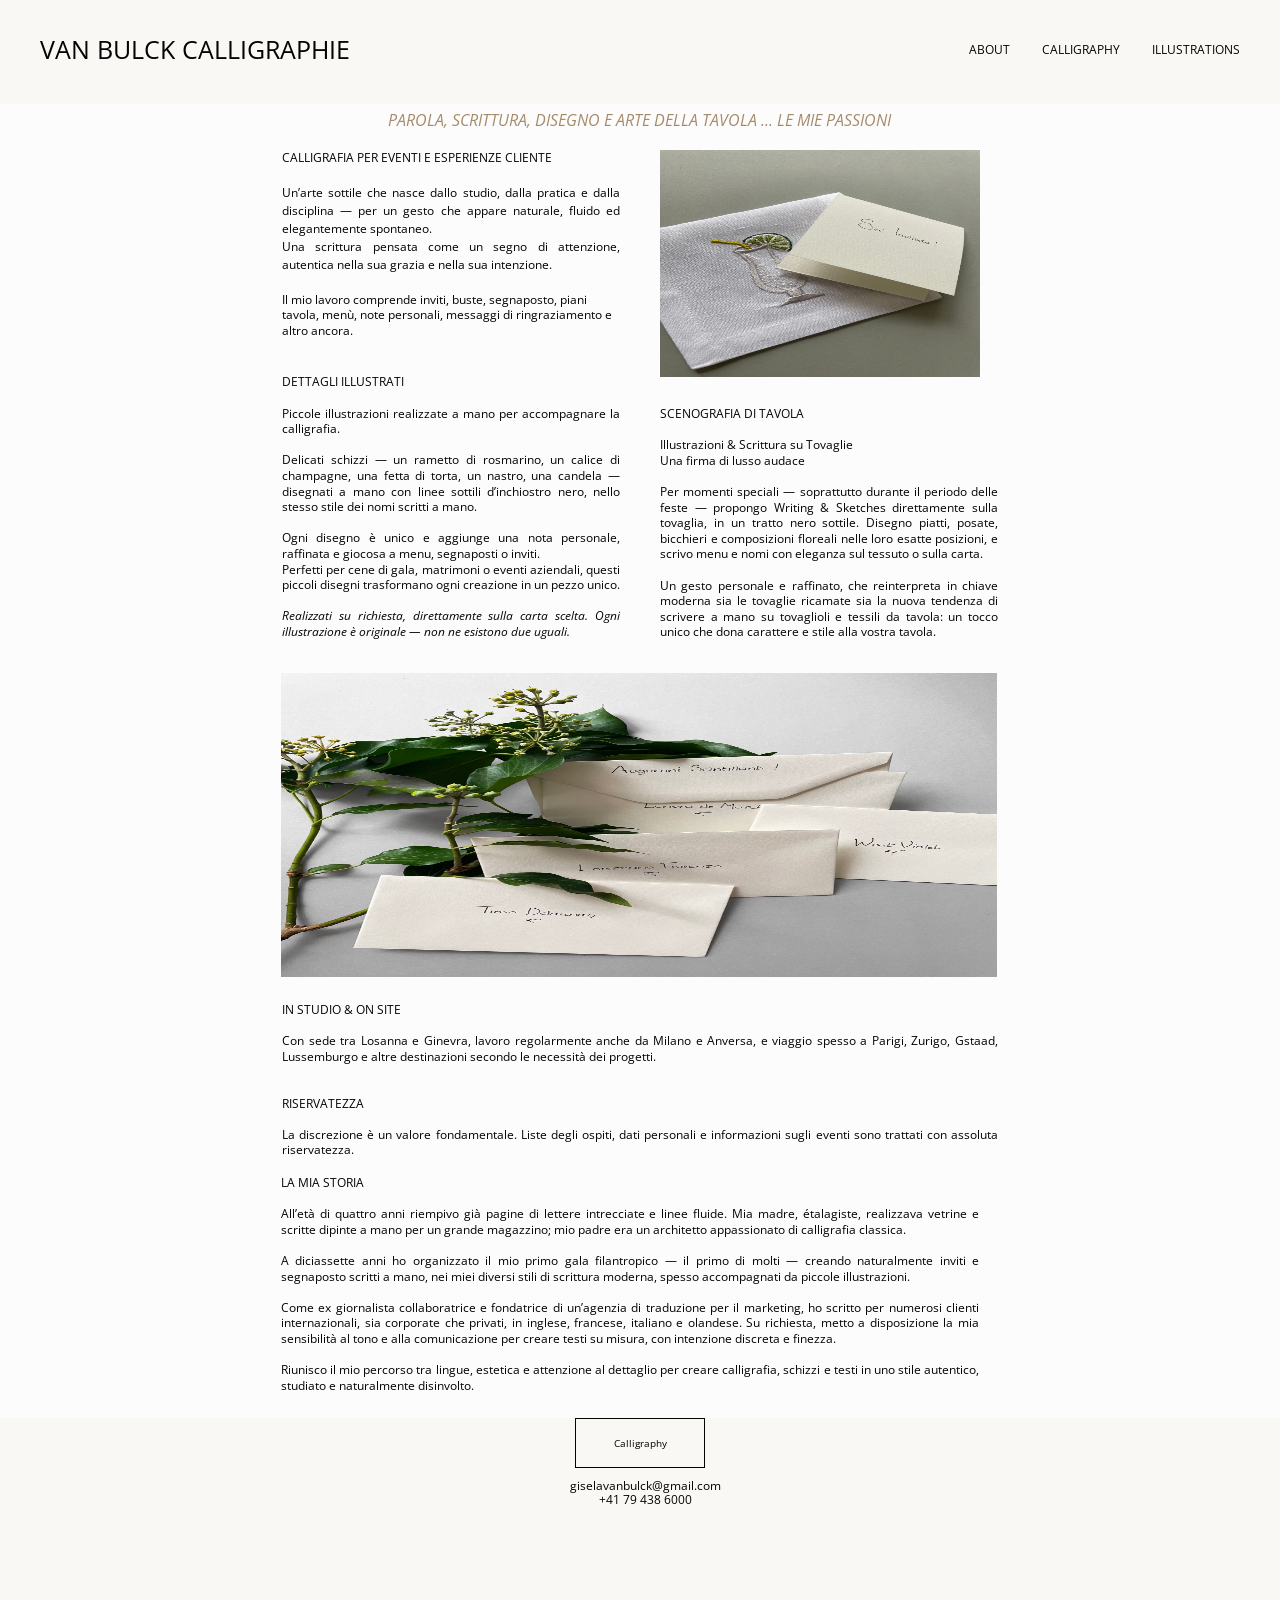
<file: ABOUT/italiano/index.html>
<!DOCTYPE html><html prefix="og: http://ogp.me/ns#" style="height:auto !important" lang="fr-FR"><head><meta charset="utf-8"><title>italiano | VAN BULCK CALLIGRAPHIE</title><meta name="robots" content="all"><meta name="generator" content="One.com Web Editor"><meta http-equiv="Cache-Control" content="must-revalidate, max-age=0, public"><meta http-equiv="Expires" content="-1"><meta name="viewport" content="width=device-width,initial-scale=1,minimum-scale=1,maximum-scale=3,user-scalable=yes" minpagewidth="1200" rendermobileview="true"><meta name="MobileOptimized" content="320"><meta name="HandheldFriendly" content="True"><meta name="format-detection" content="telephone=no"><meta property="og:type" content="website"><meta property="og:title" content="italiano | VAN BULCK CALLIGRAPHIE"><meta property="og:site_name" content="VAN BULCK CALLIGRAPHIE"><meta property="og:url" content="https://vanbulck-calligraphie.com/ABOUT/italiano"><meta name="twitter:card" content="summary"><meta name="twitter:title" content="italiano | VAN BULCK CALLIGRAPHIE"><meta name="twitter:image:alt" content="italiano | VAN BULCK CALLIGRAPHIE"><link rel="canonical" href="https://vanbulck-calligraphie.com/ABOUT/italiano"><style>html { word-wrap: break-word; }
*, ::before, ::after { word-wrap: inherit; }
html { box-sizing: border-box; }
*, ::before, ::after { box-sizing: inherit; }
div.code { box-sizing: content-box; }
body, ul, ol, li, h1, h2, h3, h4, h5, h6, form, input, p, td, textarea { margin: 0; padding: 0; }
h1, h2, h3, h4, h5, h6 { font-size: 100%; font-weight: normal; }
ol, ul { list-style: none; }
table { border-collapse: collapse; border-spacing: 0; }
img { border: 0; }
body { -moz-osx-font-smoothing: grayscale; -webkit-font-smoothing: antialiased; }</style><style>@font-face {
    font-family: 'dropDownMenu';
    src:
    url('[data-uri]                                                                           [base64]                 aAGYBmQBmAAAAAQAAAAAAAAAAAAAAIAAAAAAAAwAAAAMAAAAcAAEAAwAAABwAAwABAAAAHAAEADgAAAAKAAgAAgACAAEAIOkB//3//wAAAAAAIOkA//3//wAB/+MXBAADAAEAAAAAAAAAAAAAAAEAAf//                                     [base64]/                                                                                                                                [base64]') format('woff');
    font-weight: normal;
    font-style: normal;
}</style><style>.mobileV div[data-id='20CE04F0-8B48-45D1-8BCA-3F1D94B8474B'] > div:first-child {border-bottom-width: 1px !important;
} .mobileV div[data-id='20CE04F0-8B48-45D1-8BCA-3F1D94B8474B'] > div > div > div > video {
                    opacity: 1 !important;
                }
div[data-id='9EB31E5C-8921-4D27-B863-6E26B032537D'][data-specific-kind="TEXT"] { margin: auto; }
div[data-id='9EB31E5C-8921-4D27-B863-6E26B032537D'] { display: flex; width: 100%; }
div[data-id='582C626D-5571-4BC3-BB00-B1DAACE3CB25'][data-specific-kind="TEXT"] { margin: auto; }
div[data-id='8B270107-79D8-44FF-A0ED-4BE964B7FA8A'][data-specific-kind="TEXT"] { margin: auto; }
div[data-id='EF80886F-85CE-444F-AD64-D3FF90C5A6F4'][data-specific-kind="TEXT"] { margin: auto; }
div[data-id='353607BB-5003-4F37-985D-F56A4C8EBB98'][data-specific-kind="TEXT"] { margin: auto; }
 .mobileV div[data-id='6B2DC616-B3D1-451D-BADB-E08D66C490DD'] > div > div > div > video {
                    opacity: 1 !important;
                }
div[data-id='C409D629-5818-4B04-9F73-C69085D51095'][data-specific-kind="TEXT"] { margin: auto; }
div[data-id='3978A471-547A-4564-BB20-4E1F37D59011'][data-specific-kind="TEXT"] { margin: auto; }
div[data-id='B6E48CD0-3CBB-4143-8FAB-D821CE9DD08C'][data-specific-kind="TEXT"] { margin: auto; }
.mobileV div[data-id='C5FCFE1C-349D-40A1-B743-55D04F7E869A'] > div:first-child {border-top-width: 1px !important;
} .mobileV div[data-id='C5FCFE1C-349D-40A1-B743-55D04F7E869A'] > div > div > div > video {
                    opacity: 1 !important;
                }</style><style>@media (max-width: 650px) { body { min-width: 'initial' } body.desktopV { min-width: 1200px } }
        @media (min-width: 651px) { body { min-width: 1200px } body.mobileV { min-width: initial } }</style><link rel="stylesheet" href="/onewebstatic/9b70926753.css"><link rel="stylesheet" href="/onewebstatic/a2541772a6.css"><link href="/assets/fonts/837688455da91120.css" rel="stylesheet"><link href="/assets/fonts/28663a5d65992a9d.css" rel="stylesheet"><link href="/assets/fonts/7c63369b51a7564d.css" rel="stylesheet"><link href="/assets/fonts/f69c84dd2885578d.css" rel="stylesheet"><link href="/assets/fonts/b1b3277ca73ab9e5.css" rel="stylesheet"><link rel="stylesheet" href="/onewebstatic/529676d1b3.css"><style>.bodyBackground {
                            
background-image:none;
background-color:rgba(2,3,3,1);
                        }</style><script>window.WSB_PRIVACY_POLICY_PUBLISHED = true;</script><script src="/onewebstatic/e47f208c3a.js"></script><script src="/onewebstatic/f707379391.js"></script></head><body class="Preview_body__2wDzb bodyBackground" style="overflow-y:scroll;overflow-x:hidden" data-attachments="{}" data-wsb-page-id="2843F198-9584-4575-9AD1-853544F8B72C"><div class="announcement-banner-container"></div><div class="announcement-popup-container"></div><div><div data-mobile-pin="1" id="wsb-mobile-header" class="mm mm-mobile-preview"><header id="MobileHeader_container" class="MobileHeader_container__1XW3y" style="background-color:rgba(250,248,244,1)" data-testid="mobile-header"><div class="MobileHeader_title__1avp4 mobile-title undefined"><a class="MobileHeader_logoAnchor__3VO33" href="/"><span class="MobileHeader_titleText__1M62s" style="color:rgba(2,3,3,1);font-family:Open Sans;font-weight:normal;font-style:normal">VAN BULCK CALLIGRAPHIE</span></a></div><div class="MobileHeader_dummyMenuIconContainer__3mfi4"></div></header><div class="MobileHeader_menuIconContainer__lc-Zq off" id="MobileHeader_burgerMenuIcon" data-active-bgcolor="rgba(250,248,244,1)" data-inactive-bgcolor="rgba(2,3,3,1)" aria-label="Basculer le menu" role="button" tabindex="0" aria-controls="mm" aria-expanded="false"><span style="background-color:rgba(2,3,3,1)"></span><span style="background-color:rgba(2,3,3,1)"></span><span style="background-color:rgba(2,3,3,1)"></span></div><div id="mm" class="MobileHeaderMenu_mobileMenu__21p7v" style="background-color:rgba(2,3,3,1)" aria-hidden="true"><ul><li class="expanded"><div class="MobileHeaderMenu_expandCollapseItem__2WnRW"><a href="/" style="background-color:rgba(2,3,3,1);color:rgba(250,248,244,1);font-size:16px;line-height:3;font-family:Open Sans" title="ABOUT">ABOUT</a><div class="MobileHeaderMenu_expandCollapseContainer__1rweD" style="background-color:rgba(2,3,3,1)" role="button" tabindex="0"><span class="MobileHeaderMenu_arrowDown__1Dv_Z" style="color:rgba(250,248,244,1);height:8px;width:8px;margin-top:-4px"></span><span class="MobileHeaderMenu_arrowUp__2THXC" style="color:rgba(250,248,244,1);height:8px;width:8px;margin-top:4px"></span></div></div><ul><li><a href="/ABOUT/italiano" class="MobileHeaderMenu_current__2Nelz" style="background-color:rgba(2,3,3,1);color:rgba(250,248,244,1);font-size:16px;line-height:3;font-family:Open Sans;font-weight:bold" title="italiano">italiano</a></li><li><a href="/ABOUT/nederlands-vlaams" style="background-color:rgba(2,3,3,1);color:rgba(250,248,244,1);font-size:16px;line-height:3;font-family:Open Sans" title="nederlands - vlaams">nederlands - vlaams</a></li></ul></li><li><a href="/calligraphy" style="background-color:rgba(2,3,3,1);color:rgba(250,248,244,1);font-size:16px;line-height:3;font-family:Open Sans" title="CALLIGRAPHY">CALLIGRAPHY</a></li><li><a href="/illustrations" style="background-color:rgba(2,3,3,1);color:rgba(250,248,244,1);font-size:16px;line-height:3;font-family:Open Sans" title="ILLUSTRATIONS">ILLUSTRATIONS</a></li></ul></div><div id="mm-overlay" class="MobileHeaderMenu_mobileMenu_overlay__3WPnz" aria-hidden="true"></div></div></div><style>.template { visibility: hidden }
body { overflow-x: hidden }</style><link rel="stylesheet" href="/onewebstatic/8908d55a93.css"><script>window.newSeoEnabled = true;</script><div class="template" data-mobile-view="true"><div class="Preview_row__3Fkye row" style="width:1200px"></div><div class="Preview_row__3Fkye row Preview_noSideMargin__2I-_n" style="min-height:104px;width:100%"><div data-id="20CE04F0-8B48-45D1-8BCA-3F1D94B8474B" data-kind="SECTION" style="width:100%;min-height:104px;left:auto;margin-top:0;margin-left:0" class="Preview_componentWrapper__2i4QI"><div id="Header" data-in-template="true" data-id="20CE04F0-8B48-45D1-8BCA-3F1D94B8474B" data-kind="Block" data-specific-kind="SECTION" data-pin="1" data-stretch="true" class="Preview_block__16Zmu"><div class="StripPreview_backgroundComponent__3YmQM Background_backgroundComponent__3_1Ea hasChildren" style="background-color:rgba(250,248,244,1);border-color:rgba(2,3,3,0.2);border-style:none;border-width:0px 0px 1px 0px;min-height:104px;padding-bottom:18px" data-width="100" data-height="104"><div class="Preview_column__1KeVx col" style="min-height:100%;width:1200px;margin:0 auto"><div class="Preview_row__3Fkye row" style="min-height:86px;width:1200px"><div class="Preview_column__1KeVx col" style="min-height:86px;width:305px;float:left"><div data-id="D5EF3C91-0F2F-4153-87CC-A6197DBDCF28" data-kind="LOGO" style="width:305px;min-height:60px;margin-top:20px;margin-left:0" class="Preview_componentWrapper__2i4QI"><div data-in-template="true" data-id="D5EF3C91-0F2F-4153-87CC-A6197DBDCF28" data-kind="Component" data-specific-kind="LOGO" class="Preview_mobileHide__9T929 Preview_component__SbiKo"><a style="text-decoration:none;display:block" href="/"><div><div style="white-space:nowrap;visibility:hidden;pointer-events:none;position:absolute;width:1px;height:1px;overflow:hidden;left:-20000px;top:-20000px" data-shadow-render-container="true"><div class="tinyMceContent textnormal"><h1 style="display:inline-block" class="textlogo Accented" data-shadow-render="true">VAN BULCK CALLIGRAPHIE</h1></div></div><div class="style_logoTextContainer__2ui-f" style="justify-content:flex-start" data-horizontal-alignment="left" data-logo-container="true" data-testid="logo-button-container"><div class="style_logoTextInnerContainer__3mCcI" style="height:100%;width:100%;justify-content:flex-start"><div class="tinyMceContent textnormal" style="white-space:nowrap"><h1 class="textlogo Accented" style="font-size:0">VAN BULCK CALLIGRAPHIE</h1></div></div></div></div></a></div></div><div style="clear:both"></div></div><div class="Preview_column__1KeVx col isExpandable" style="min-height:86px;width:895px;float:left"><div data-id="DA27A79A-F618-4DD8-9C5A-ABD9AC9446D4" data-kind="MENU" style="width:665px;min-height:72px;margin-top:14px;margin-left:230px" class="Preview_componentWrapper__2i4QI"><div data-in-template="true" data-id="DA27A79A-F618-4DD8-9C5A-ABD9AC9446D4" data-kind="Component" data-specific-kind="MENU" class="Preview_mobileHide__9T929 Preview_component__SbiKo"><div class="menu menuself menuhorizontal menuhorizontalright menuverticalmiddle Accented" style="width:665px;height:72px"><ul class="ThemeMenu1"><li><a href="/"><span>ABOUT</span></a><div class="divider"></div></li><li><a href="/calligraphy"><span>CALLIGRAPHY</span></a><div class="divider"></div></li><li><a href="/illustrations"><span>ILLUSTRATIONS</span></a></li></ul></div></div></div><div style="clear:both"></div></div><div style="clear:both"></div></div><div style="clear:both"></div></div></div></div></div></div><div class="Preview_row__3Fkye row Preview_noSideMargin__2I-_n" style="min-height:1314px;width:100%"><div data-id="6B2DC616-B3D1-451D-BADB-E08D66C490DD" data-kind="SECTION" style="width:100%;min-height:1314px;left:auto;margin-top:0;margin-left:0" class="Preview_componentWrapper__2i4QI"><div id="Section1" data-in-template="false" data-id="6B2DC616-B3D1-451D-BADB-E08D66C490DD" data-kind="Block" data-specific-kind="SECTION" data-pin="0" data-stretch="true" class="Preview_block__16Zmu"><div class="StripPreview_backgroundComponent__3YmQM Background_backgroundComponent__3_1Ea hasChildren" style="background-color:rgba(255,255,255,0.99);min-height:1314px;padding-bottom:23px" data-width="100" data-height="1314"><div class="Preview_column__1KeVx col" style="min-height:100%;width:1200px;margin:0 auto"><div class="Preview_row__3Fkye row" style="min-height:35px;width:1200px"><div data-id="9EB31E5C-8921-4D27-B863-6E26B032537D" data-kind="TEXT" style="width:715px;min-height:35px;margin-top:0;margin-left:242px" class="Preview_componentWrapper__2i4QI"><div data-in-template="false" data-id="9EB31E5C-8921-4D27-B863-6E26B032537D" data-kind="Component" data-specific-kind="TEXT" class="Preview_component__SbiKo text-align-center"><div class="styles_verticalAlignmentWrapper__3SDi2" style="align-items:center"><div data-mve-font-change="10" style="width:100%" class="styles_contentContainer__lrPIa textnormal styles_text__3jGMu styles_invalidateHighlightAndShadows__2W3IH White themeTextClass mainColor"><h1 class="textheading1" style="font-size: 16px; text-align: center;"><span style="font-family: Open Sans;"><span style="font-style: italic;">PAROLA, SCRITTURA, DISEGNO E ARTE DELLA TAVOLA ... LE MIE PASSIONI</span></span></h1></div></div></div></div></div><div class="Preview_row__3Fkye row" style="min-height:516px;width:1200px"><div class="Preview_column__1KeVx col" style="min-height:516px;width:580px;float:left"><div data-id="582C626D-5571-4BC3-BB00-B1DAACE3CB25" data-kind="TEXT" style="width:338px;min-height:505px;margin-top:11px;margin-left:242px" class="Preview_componentWrapper__2i4QI"><div data-in-template="false" data-id="582C626D-5571-4BC3-BB00-B1DAACE3CB25" data-kind="Component" data-specific-kind="TEXT" class="Preview_component__SbiKo text-align-null"><div data-mve-font-change="0" class="styles_contentContainer__lrPIa textnormal styles_text__3jGMu styles_invalidateHighlightAndShadows__2W3IH White themeTextClass"><p style="font-size: 12px; text-align: justify;" data-start="655" data-end="1014" class="mobile-undersized-upper"><span style="font-size: 12px;" class="mobile-undersized-upper">CALLIGRAFIA PER EVENTI E ESPERIENZE CLIENTE</span></p>
<p style="font-size: 12px; line-height: 1.5; text-align: justify;" data-start="655" data-end="1014" class="mobile-undersized-upper"><span style="font-size: 12px;" class="mobile-undersized-upper"><br>Un’arte sottile che nasce dallo studio, dalla pratica e dalla disciplina — per un gesto che appare naturale, fluido ed elegantemente spontaneo.</span><br data-start="908" data-end="911"><span style="font-size: 12px;" class="mobile-undersized-upper">Una scrittura pensata come un segno di attenzione, autentica nella sua grazia e nella sua intenzione.</span></p>
<p style="font-size: 12px; line-height: 1.5; text-align: justify;" data-start="655" data-end="1014" class="mobile-undersized-upper"><br></p>
<p style="font-size: 12px;" class="mobile-undersized-upper"><span style="font-size: 12px;" class="mobile-undersized-upper">Il mio lavoro comprende inviti, buste, segnaposto, piani tavola, menù, note personali, messaggi di ringraziamento e altro ancora.</span></p>
<p style="font-size: 12px; line-height: 1.5; text-align: justify;" data-start="655" data-end="1014" class="mobile-undersized-upper"><br></p>
<p style="font-size: 12px; line-height: 1.5; text-align: justify;" data-start="655" data-end="1014" class="mobile-undersized-upper"><span style="font-size: 12px;" class="mobile-undersized-upper"><br></span></p>
<p style="font-size: 12px; text-align: justify;" class="mobile-undersized-upper"><span style="font-size: 12px;" class="mobile-undersized-upper">DETTAGLI ILLUSTRATI</span></p>
<p style="font-size: 12px; text-align: justify;" class="mobile-undersized-upper"><span style="font-size: 12px;" class="mobile-undersized-upper"><br></span></p>
<p style="font-size: 12px; text-align: justify;" data-start="334" data-end="406" class="mobile-undersized-upper"><span style="font-size: 12px;" class="mobile-undersized-upper">Piccole illustrazioni realizzate a mano per accompagnare la calligrafia.</span></p>
<p style="font-size: 12px; text-align: justify;" data-start="334" data-end="406" class="mobile-undersized-upper"><span style="font-size: 12px;" class="mobile-undersized-upper"><br></span></p>
<p style="font-size: 12px; text-align: justify;" data-start="408" data-end="723" class="mobile-undersized-upper"><span style="font-size: 12px;" class="mobile-undersized-upper">Delicati schizzi — un rametto di rosmarino, un calice di champagne, una fetta di torta, un nastro, una candela — disegnati a mano con linee sottili d’inchiostro nero, nello stesso stile dei nomi scritti a mano.</span></p>
<p style="font-size: 12px; text-align: justify;" data-start="408" data-end="723" class="mobile-undersized-upper"><br data-start="618" data-end="621"><span style="font-size: 12px;" class="mobile-undersized-upper">Ogni disegno è unico e aggiunge una nota personale, raffinata e giocosa a menu, segnaposti o inviti.</span></p>
<p style="font-size: 12px; text-align: justify;" data-start="725" data-end="852" class="mobile-undersized-upper"><span style="font-size: 12px;" class="mobile-undersized-upper">Perfetti per cene di gala, matrimoni o eventi aziendali, questi piccoli disegni trasformano ogni creazione in un pezzo unico.</span></p>
<p style="font-size: 12px; text-align: justify;" data-start="725" data-end="852" class="mobile-undersized-upper"><span style="font-size: 12px;" class="mobile-undersized-upper"><br></span></p>
<p style="font-size: 12px; text-align: justify;" data-start="854" data-end="976" class="mobile-undersized-upper"><span style="font-size: 12px; font-style: italic;" class="mobile-undersized-upper">Realizzati su richiesta, direttamente sulla carta scelta. Ogni illustrazione è originale — non ne esistono due uguali.</span></p></div></div></div><div style="clear:both"></div></div><div class="Preview_column__1KeVx col" style="min-height:516px;width:378px;float:left"><div class="Preview_row__3Fkye row" style="min-height:238px;width:378px"><div data-id="0314B417-B669-467E-B3A3-2A41801B85E7" data-kind="IMAGE" style="width:320px;min-height:227px;margin-top:11px;margin-left:40px" class="Preview_componentWrapper__2i4QI"><div data-in-template="false" data-id="0314B417-B669-467E-B3A3-2A41801B85E7" data-kind="Component" data-specific-kind="IMAGE" class="Preview_component__SbiKo"><div class="Mobile_imageComponent__QXWk1 Mobile_cropMode__cLuJp" style="overflow:hidden" data-width="320" data-height="227"><img loading="lazy" role="presentation" data-scalestrategy="crop" style="margin-top:-63px;margin-left:0px;display:block;margin:0" src="/assets/media/95be3facddca2187927e.jpg" srcset="/assets/media/95be3facddca2187927e.jpg, /assets/media/95be3facddca2187927e.jpg 2x, /assets/media/95be3facddca2187927e.jpg 3x" height="227" width="320" data-width="320" data-height="227"></div></div></div></div><div class="Preview_row__3Fkye row" style="min-height:278px;width:378px"><div data-id="8B270107-79D8-44FF-A0ED-4BE964B7FA8A" data-kind="TEXT" style="width:338px;min-height:249px;margin-top:29px;margin-left:40px" class="Preview_componentWrapper__2i4QI"><div data-in-template="false" data-id="8B270107-79D8-44FF-A0ED-4BE964B7FA8A" data-kind="Component" data-specific-kind="TEXT" class="Preview_component__SbiKo text-align-null"><div data-mve-font-change="0" class="styles_contentContainer__lrPIa textnormal styles_text__3jGMu styles_invalidateHighlightAndShadows__2W3IH White themeTextClass"><p style="font-size: 12px; text-align: justify;" class="mobile-undersized-upper"><span style="font-size: 12px;" class="mobile-undersized-upper">SCENOGRAFIA DI TAVOLA</span></p>
<p style="font-size: 12px; text-align: justify;" class="mobile-undersized-upper"><span style="font-size: 12px;" class="mobile-undersized-upper"><br></span></p>
<p style="font-size: 12px; text-align: justify;" class="mobile-undersized-upper"><span style="font-size: 12px;" class="mobile-undersized-upper">Illustrazioni &amp; Scrittura su Tovaglie</span></p>
<p style="font-size: 12px; text-align: justify;" data-start="984" data-end="1011" class="mobile-undersized-upper"><span style="font-size: 12px;" class="mobile-undersized-upper">Una firma di lusso audace</span></p>
<p style="font-size: 12px; text-align: justify;" data-start="984" data-end="1011" class="mobile-undersized-upper"><span style="font-size: 12px;" class="mobile-undersized-upper"><br></span></p>
<p style="font-size: 12px; text-align: justify;" data-start="1013" data-end="1545" class="mobile-undersized-upper"><span style="font-size: 12px;" class="mobile-undersized-upper">Per momenti speciali — soprattutto durante il periodo delle feste — propongo Writing &amp; Sketches direttamente sulla tovaglia, in un tratto nero sottile. Disegno piatti, posate, bicchieri e composizioni floreali nelle loro esatte posizioni, e scrivo menu e nomi con eleganza sul tessuto o sulla carta.</span></p>
<p style="font-size: 12px; text-align: justify;" data-start="1013" data-end="1545" class="mobile-undersized-upper"><br data-start="1313" data-end="1316"><span style="font-size: 12px;" class="mobile-undersized-upper">Un gesto personale e raffinato, che reinterpreta in chiave moderna sia le tovaglie ricamate sia la nuova tendenza di scrivere a mano su tovaglioli e tessili da tavola: un tocco unico che dona carattere e stile alla vostra tavola.</span></p></div></div></div></div><div style="clear:both"></div></div><div style="clear:both"></div></div><div class="Preview_row__3Fkye row" style="min-height:322px;width:1200px"><div data-id="8CFAA016-9E74-43DC-B4D6-C82645D681DB" data-kind="IMAGE" style="width:716px;min-height:304px;margin-top:18px;margin-left:241px" class="Preview_componentWrapper__2i4QI"><div data-in-template="false" data-id="8CFAA016-9E74-43DC-B4D6-C82645D681DB" data-kind="Component" data-specific-kind="IMAGE" class="Preview_component__SbiKo"><div class="Mobile_imageComponent__QXWk1 Mobile_cropMode__cLuJp" style="overflow:hidden" data-width="716" data-height="304"><img loading="lazy" role="presentation" data-scalestrategy="crop" style="margin-top:-35px;margin-left:0px;display:block;margin:0" src="/assets/media/e9eaa7c13bce00800641.jpg" srcset="/assets/media/e9eaa7c13bce00800641.jpg, /assets/media/e9eaa7c13bce00800641.jpg 2x, /assets/media/e9eaa7c13bce00800641.jpg 3x" height="304" width="716" data-width="716" data-height="304"></div></div></div></div><div class="Preview_row__3Fkye row" style="min-height:185px;width:1200px"><div data-id="EF80886F-85CE-444F-AD64-D3FF90C5A6F4" data-kind="TEXT" style="width:716px;min-height:160px;margin-top:25px;margin-left:242px" class="Preview_componentWrapper__2i4QI"><div data-in-template="false" data-id="EF80886F-85CE-444F-AD64-D3FF90C5A6F4" data-kind="Component" data-specific-kind="TEXT" class="Preview_component__SbiKo text-align-null"><div data-mve-font-change="0" class="styles_contentContainer__lrPIa textnormal styles_text__3jGMu styles_invalidateHighlightAndShadows__2W3IH White themeTextClass"><p style="font-size: 12px; text-align: justify;" class="mobile-undersized-upper"><span style="font-size: 12px;" class="mobile-undersized-upper">IN STUDIO &amp; ON SITE</span></p>
<p style="font-size: 12px; text-align: justify;" class="mobile-undersized-upper"><span style="font-size: 12px;" class="mobile-undersized-upper"><br></span></p>
<p style="font-size: 12px; text-align: justify;" data-start="171" data-end="360" class="mobile-undersized-upper"><span style="font-size: 12px;" class="mobile-undersized-upper">Con sede tra Losanna e Ginevra, lavoro regolarmente anche da Milano e Anversa, e viaggio spesso a Parigi, Zurigo, Gstaad, Lussemburgo e altre destinazioni secondo le necessità dei progetti.</span></p>
<p style="font-size: 12px; text-align: justify;" data-start="171" data-end="360" class="mobile-undersized-upper"><span style="font-size: 12px;" class="mobile-undersized-upper"><br></span></p>
<p style="font-size: 12px; text-align: justify;" data-start="171" data-end="360" class="mobile-undersized-upper"><span style="font-size: 12px;" class="mobile-undersized-upper"><br></span></p>
<p style="font-size: 12px; text-align: justify;" class="mobile-undersized-upper"><span style="font-size: 12px;" class="mobile-undersized-upper">RISERVATEZZA</span></p>
<p style="font-size: 12px; text-align: justify;" class="mobile-undersized-upper"><span style="font-size: 12px;" class="mobile-undersized-upper"><br></span></p>
<p style="font-size: 12px; text-align: justify;" data-start="385" data-end="531" class="mobile-undersized-upper"><span style="font-size: 12px;" class="mobile-undersized-upper">La discrezione è un valore fondamentale. Liste degli ospiti, dati personali e informazioni sugli eventi sono trattati con assoluta riservatezza.</span></p></div></div></div></div><div class="Preview_row__3Fkye row" style="min-height:233px;width:1200px"><div data-id="353607BB-5003-4F37-985D-F56A4C8EBB98" data-kind="TEXT" style="width:698px;min-height:220px;margin-top:13px;margin-left:241px" class="Preview_componentWrapper__2i4QI"><div data-in-template="false" data-id="353607BB-5003-4F37-985D-F56A4C8EBB98" data-kind="Component" data-specific-kind="TEXT" class="Preview_component__SbiKo text-align-null"><div data-mve-font-change="0" class="styles_contentContainer__lrPIa textnormal styles_text__3jGMu styles_invalidateHighlightAndShadows__2W3IH White themeTextClass"><p style="font-size: 12px; text-align: justify;" data-start="138" data-end="380" class="mobile-undersized-upper"><span style="font-size: 12px;" class="mobile-undersized-upper">LA MIA STORIA</span></p>
<p style="font-size: 12px; text-align: justify;" data-start="138" data-end="380" class="mobile-undersized-upper"><span style="font-size: 12px;" class="mobile-undersized-upper"><br></span></p>
<p style="font-size: 12px; text-align: justify;" data-start="138" data-end="380" class="mobile-undersized-upper"><span style="font-size: 12px;" class="mobile-undersized-upper">All’età di quattro anni riempivo già pagine di lettere intrecciate e linee fluide. Mia madre, étalagiste, realizzava vetrine e scritte dipinte a mano per un grande magazzino; mio padre era un architetto appassionato di calligrafia classica.</span></p>
<p style="font-size: 12px; text-align: justify;" data-start="138" data-end="380" class="mobile-undersized-upper"><span style="font-size: 12px;" class="mobile-undersized-upper"><br></span></p>
<p style="font-size: 12px; text-align: justify;" data-start="382" data-end="616" class="mobile-undersized-upper"><span style="font-size: 12px;" class="mobile-undersized-upper">A diciassette anni ho organizzato il mio primo gala filantropico — il primo di molti — creando naturalmente inviti e segnaposto scritti a mano, nei miei diversi stili di scrittura moderna, spesso accompagnati da piccole illustrazioni.</span></p>
<p style="font-size: 12px; text-align: justify;" data-start="382" data-end="616" class="mobile-undersized-upper"><span style="font-size: 12px;" class="mobile-undersized-upper"><br></span></p>
<p style="font-size: 12px; text-align: justify;" data-start="618" data-end="975" class="mobile-undersized-upper"><span style="font-size: 12px;" class="mobile-undersized-upper">Come ex giornalista collaboratrice e fondatrice di un’agenzia di traduzione per il marketing, ho scritto per numerosi clienti internazionali, sia corporate che privati, in inglese, francese, italiano e olandese. Su richiesta, metto a disposizione la mia sensibilità al tono e alla comunicazione per creare testi su misura, con intenzione discreta e finezza.</span></p>
<p style="font-size: 12px; text-align: justify;" data-start="618" data-end="975" class="mobile-undersized-upper"><span style="font-size: 12px;" class="mobile-undersized-upper"><br></span></p>
<p style="font-size: 12px; text-align: justify;" data-start="977" data-end="1148" class="mobile-undersized-upper"><span style="font-size: 12px;" class="mobile-undersized-upper">Riunisco il mio percorso tra lingue, estetica e attenzione al dettaglio per creare calligrafia, schizzi e testi in uno stile autentico, studiato e naturalmente disinvolto.</span></p></div></div></div></div><div style="clear:both"></div></div></div></div></div></div><div class="Preview_row__3Fkye row Preview_noSideMargin__2I-_n" style="min-height:210px;width:100%"><div data-id="C5FCFE1C-349D-40A1-B743-55D04F7E869A" data-kind="SECTION" style="width:100%;min-height:210px;left:auto;margin-top:0;margin-left:0" class="Preview_componentWrapper__2i4QI"><div id="Footer" data-in-template="true" data-id="C5FCFE1C-349D-40A1-B743-55D04F7E869A" data-kind="Block" data-specific-kind="SECTION" data-pin="0" data-stretch="true" class="Preview_block__16Zmu"><div class="StripPreview_backgroundComponent__3YmQM Background_backgroundComponent__3_1Ea hasChildren" style="background-color:rgba(250,248,244,1);border-color:rgba(2,3,3,0.2);border-style:none;border-width:1px 0px 0px 0px;min-height:210px;padding-bottom:0" data-width="100" data-height="210"><div class="Preview_column__1KeVx col" style="min-height:100%;width:1200px;margin:0 auto"><div class="Preview_row__3Fkye row" style="min-height:50px;width:1200px"><div data-id="2CA8924C-E0BA-4F4B-9924-106974FBF9A1" data-kind="BUTTON" style="width:130px;height:50px;margin-top:0;margin-left:535px" class="Preview_componentWrapper__2i4QI"><div data-in-template="false" data-id="2CA8924C-E0BA-4F4B-9924-106974FBF9A1" data-kind="Component" data-specific-kind="BUTTON" class="Preview_component__SbiKo align-center"><div class="ButtonPreview_container__22hQi ButtonPreview_buttonTransition__CKIAx button1 Accented secondary themeButtonClass"><div class="ButtonPreview_buttonComponent__17NP0"><a href="/calligraphy" target="" class="ButtonPreview_textContainer__t8q7_" data-testid="button"><span>Calligraphy</span></a></div></div></div></div></div><div class="Preview_row__3Fkye row" style="min-height:53px;width:1200px"><div data-id="C409D629-5818-4B04-9F73-C69085D51095" data-kind="TEXT" style="width:275px;min-height:41px;margin-top:12px;margin-left:468px" class="Preview_componentWrapper__2i4QI"><div data-in-template="true" data-id="C409D629-5818-4B04-9F73-C69085D51095" data-kind="Component" data-specific-kind="TEXT" class="Preview_component__SbiKo text-align-null"><div data-mve-font-change="0" class="styles_contentContainer__lrPIa textnormal styles_text__3jGMu styles_invalidateHighlightAndShadows__2W3IH Accented themeTextClass"><h1 class="textheading1 mobile-undersized-upper" style="font-size: 12px; text-align: center;"><span style="font-family: 'Open Sans'; font-size: 12px;" class="mobile-undersized-upper">giselavanbulck@gmail.com</span></h1>
<h1 class="textheading1 mobile-undersized-upper" style="font-size: 12px; text-align: center;"><span style="font-family: 'Open Sans'; font-size: 12px;" class="mobile-undersized-upper">+41 79 438 6000</span></h1>
<p class="textheading1 mobile-undersized-upper" style="font-size: 12px; text-align: center;"><br></p></div></div></div></div><div class="Preview_row__3Fkye row" style="min-height:107px;width:1200px"><div class="Preview_column__1KeVx col" style="min-height:107px;width:737px;float:left"><div data-id="3978A471-547A-4564-BB20-4E1F37D59011" data-kind="TEXT" style="width:262px;min-height:65px;margin-top:41px;margin-left:475px" class="Preview_componentWrapper__2i4QI"><div data-in-template="true" data-id="3978A471-547A-4564-BB20-4E1F37D59011" data-kind="Component" data-specific-kind="TEXT" class="Preview_component__SbiKo text-align-null"><div data-mve-font-change="0" class="styles_contentContainer__lrPIa textnormal styles_text__3jGMu styles_invalidateHighlightAndShadows__2W3IH Accented themeTextClass accentColor"><p style="font-size: 6px;" class="mobile-undersized-lower"><span style="font-size: 6px;" class="mobile-undersized-lower">&lt;link rel="alternate" hreflang="en" href="https://finehandwriting.com/en/" /&gt;</span></p>
<p style="font-size: 6px;" class="mobile-undersized-lower"><span style="font-size: 6px;" class="mobile-undersized-lower">&lt;link rel="alternate" hreflang="x-default" href="https://finehandwriting.com/en/" /&gt;</span></p>
<p style="font-size: 6px;" class="mobile-undersized-lower"><span style="font-size: 6px;" class="mobile-undersized-lower">&lt;link rel="alternate" hreflang="fr" href="https://finehandwriting.com/fr/" /&gt;</span></p>
<p style="font-size: 6px;" class="mobile-undersized-lower"><span style="font-size: 6px;" class="mobile-undersized-lower">&lt;link rel="alternate" hreflang="nl" href="https://finehandwriting.com/nl/" /&gt;</span></p>
<p style="font-size: 6px;" class="mobile-undersized-lower"><span style="font-size: 6px;" class="mobile-undersized-lower">&lt;link rel="alternate" hreflang="it" href="https://finehandwriting.com/it/" /&gt;</span></p>
<p>&nbsp;</p></div></div></div><div style="clear:both"></div></div><div class="Preview_column__1KeVx col" style="min-height:107px;width:96px;float:left"><div data-id="B6E48CD0-3CBB-4143-8FAB-D821CE9DD08C" data-kind="TEXT" style="width:96px;min-height:24px;margin-top:83px;margin-left:0" class="Preview_componentWrapper__2i4QI"><div data-in-template="true" data-id="B6E48CD0-3CBB-4143-8FAB-D821CE9DD08C" data-kind="Component" data-specific-kind="TEXT" class="Preview_component__SbiKo text-align-null"><div data-mve-font-change="0" class="styles_contentContainer__lrPIa textnormal styles_text__3jGMu styles_invalidateHighlightAndShadows__2W3IH Accented themeTextClass accentColor"><p style="font-size: 6px;" class="mobile-undersized-lower"><span style="font-size: 6px;" class="mobile-undersized-lower">pinterest-site-verification=5e1eddcab502b078bdf1a0ed578ac2f8</span></p></div></div></div><div style="clear:both"></div></div><div style="clear:both"></div></div><div style="clear:both"></div></div></div></div></div></div></div><div class="publishOnlyComponents"><div data-testid="empty-cart-component"></div></div><script src="/onewebstatic/a2cf72ae9c.js"></script><script async src="/onewebstatic/8bd4462949.js"></script><script src="/onewebstatic/050fbf46bf.js"></script><script src="/onewebstatic/a7fa4988d6.js"></script><script src="/onewebstatic/6499ecfb0a.js"></script><script src="/onewebstatic/a966beca17.js"></script><script src="/onewebstatic/2d470de093.js"></script><script src="/onewebstatic/782805def0.js"></script><script src="/onewebstatic/181b6820e7.js"></script><script src="/onewebstatic/79d2b8e633.js"></script><script src="/onewebstatic/754da52d3a.js"></script><script src="/onewebstatic/6563f65d21.js"></script><script src="/onewebstatic/ae63591324.js"></script><script src="/onewebstatic/a7fa4988d6.js"></script><script>window._mobileEditorData={"data":{"C5FCFE1C-349D-40A1-B743-55D04F7E869A":["2CA8924C-E0BA-4F4B-9924-106974FBF9A1","C409D629-5818-4B04-9F73-C69085D51095","3978A471-547A-4564-BB20-4E1F37D59011","B6E48CD0-3CBB-4143-8FAB-D821CE9DD08C"],"6B2DC616-B3D1-451D-BADB-E08D66C490DD":["9EB31E5C-8921-4D27-B863-6E26B032537D","582C626D-5571-4BC3-BB00-B1DAACE3CB25","0314B417-B669-467E-B3A3-2A41801B85E7","8B270107-79D8-44FF-A0ED-4BE964B7FA8A","8CFAA016-9E74-43DC-B4D6-C82645D681DB","EF80886F-85CE-444F-AD64-D3FF90C5A6F4","353607BB-5003-4F37-985D-F56A4C8EBB98"],"BB2BFD74-7B9D-4456-971B-E1706755A3BE":["20CE04F0-8B48-45D1-8BCA-3F1D94B8474B","6B2DC616-B3D1-451D-BADB-E08D66C490DD","C5FCFE1C-349D-40A1-B743-55D04F7E869A"]},"wrappedCmpsMap":{"9EB31E5C-8921-4D27-B863-6E26B032537D":[],"582C626D-5571-4BC3-BB00-B1DAACE3CB25":[],"8B270107-79D8-44FF-A0ED-4BE964B7FA8A":[],"EF80886F-85CE-444F-AD64-D3FF90C5A6F4":[],"353607BB-5003-4F37-985D-F56A4C8EBB98":[],"C409D629-5818-4B04-9F73-C69085D51095":[],"3978A471-547A-4564-BB20-4E1F37D59011":[],"B6E48CD0-3CBB-4143-8FAB-D821CE9DD08C":[]},"root":"BB2BFD74-7B9D-4456-971B-E1706755A3BE","styles":{"20CE04F0-8B48-45D1-8BCA-3F1D94B8474B":{"visibility":"hidden","height":0},"582C626D-5571-4BC3-BB00-B1DAACE3CB25":{"marginTop":20},"0314B417-B669-467E-B3A3-2A41801B85E7":{"marginTop":20},"8B270107-79D8-44FF-A0ED-4BE964B7FA8A":{"marginTop":20},"8CFAA016-9E74-43DC-B4D6-C82645D681DB":{"marginTop":20},"EF80886F-85CE-444F-AD64-D3FF90C5A6F4":{"marginTop":20},"353607BB-5003-4F37-985D-F56A4C8EBB98":{"marginTop":20,"marginBottom":35},"9EB31E5C-8921-4D27-B863-6E26B032537D":{"marginTop":35},"C5FCFE1C-349D-40A1-B743-55D04F7E869A":{"marginTop":0},"C409D629-5818-4B04-9F73-C69085D51095":{"marginTop":20},"3978A471-547A-4564-BB20-4E1F37D59011":{"marginTop":20},"B6E48CD0-3CBB-4143-8FAB-D821CE9DD08C":{"marginTop":0,"marginBottom":35},"2CA8924C-E0BA-4F4B-9924-106974FBF9A1":{"marginTop":35}},"groups":{},"settings":{}}</script><script src="/onewebstatic/9c7c242bec.js"></script><script src="/onewebstatic/50a91946f6.js"></script><script src="/onewebstatic/c11b17c5d2.js"></script><script src="/onewebstatic/79575a4ba3.js"></script><script src="/onewebstatic/ee9ac9c93c.js"></script><script src="/onewebstatic/96a6da6977.js"></script><script src="/onewebstatic/ac03fb8dec.js" id="mobileBackgroundLiner" data-params="{&quot;bodyBackgroundClassName&quot;:&quot;bodyBackground&quot;,&quot;linerClassName&quot;:&quot;Preview_bodyBackgroundLiner__1bYbS&quot;,&quot;scrollEffect&quot;:null}"></script><div id="tracking-scripts-container">
                    <script key="g-tag-load-lib-script">
                        
                    </script>
                    <script key="f-pixel-script">
                        
                    </script>
                    <script key="sitWit-script">
                        
                    </script>
                    <script key="kliken-script">
                        
                    </script>
                    </div><div></div></body></html>
</file>
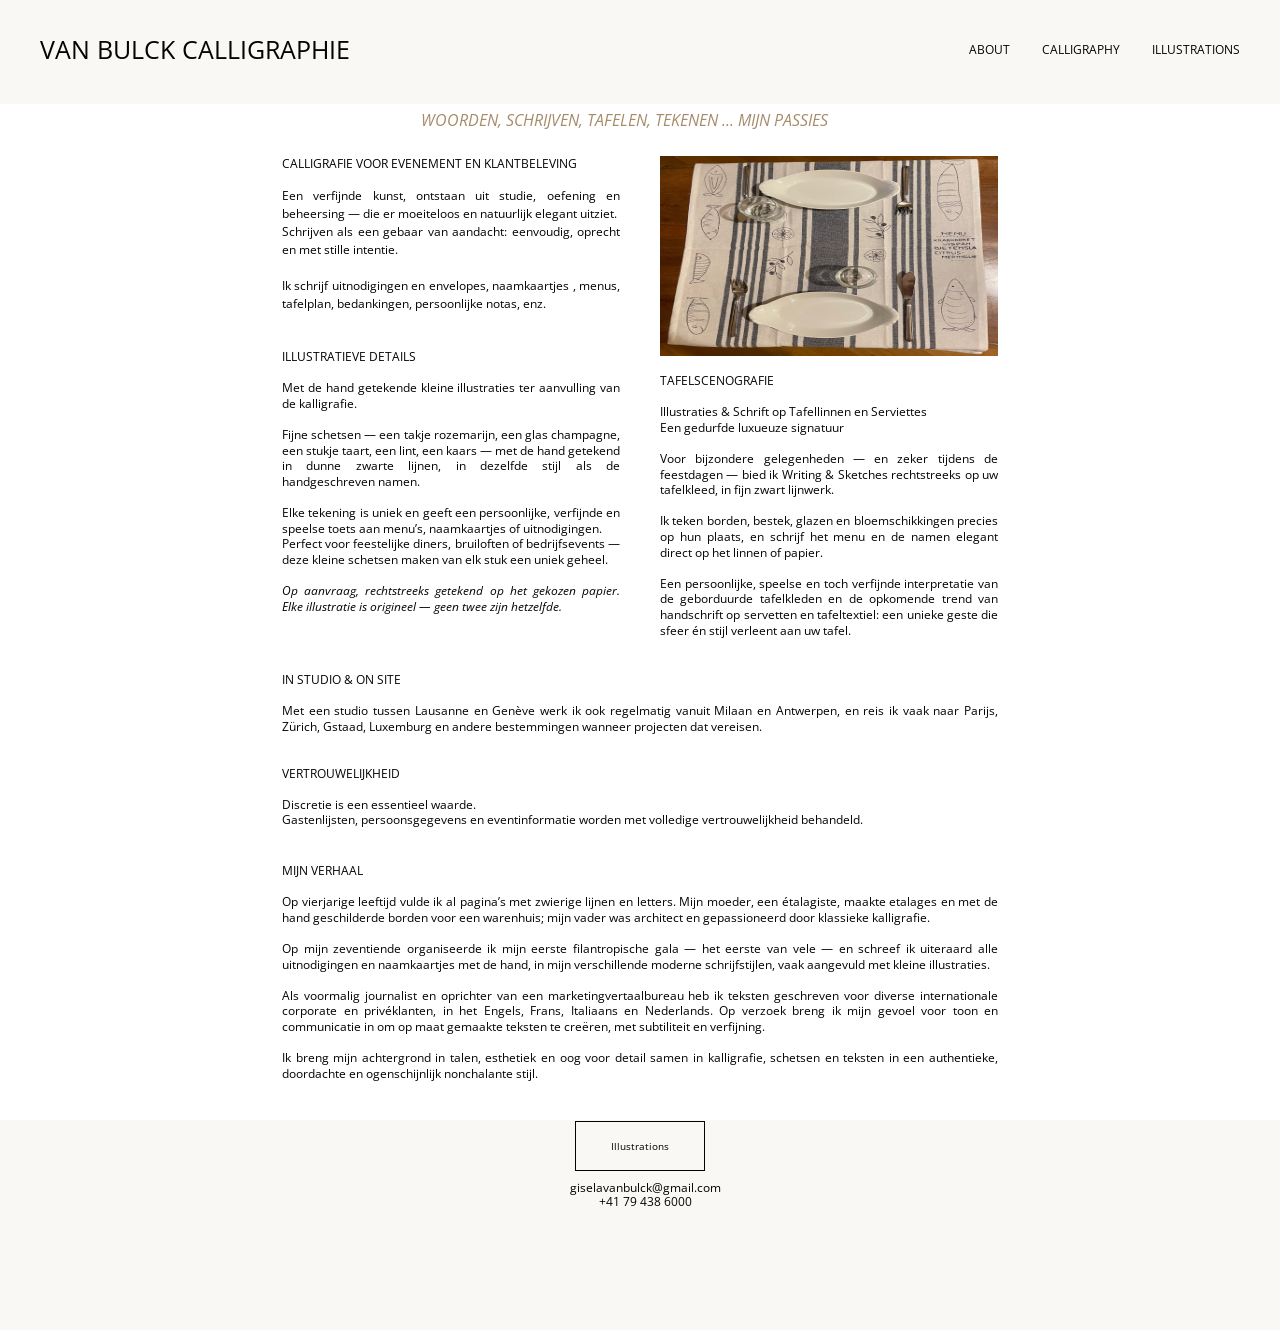
<file: ABOUT/nederlands-vlaams/index.html>
<!DOCTYPE html><html prefix="og: http://ogp.me/ns#" style="height:auto !important" lang="fr-FR"><head><meta charset="utf-8"><title>nederlands - vlaams | VAN BULCK CALLIGRAPHIE</title><meta name="robots" content="all"><meta name="generator" content="One.com Web Editor"><meta http-equiv="Cache-Control" content="must-revalidate, max-age=0, public"><meta http-equiv="Expires" content="-1"><meta name="viewport" content="width=device-width,initial-scale=1,minimum-scale=1,maximum-scale=3,user-scalable=yes" minpagewidth="1200" rendermobileview="true"><meta name="MobileOptimized" content="320"><meta name="HandheldFriendly" content="True"><meta name="format-detection" content="telephone=no"><meta property="og:type" content="website"><meta property="og:title" content="nederlands - vlaams | VAN BULCK CALLIGRAPHIE"><meta property="og:site_name" content="VAN BULCK CALLIGRAPHIE"><meta property="og:url" content="https://vanbulck-calligraphie.com/ABOUT/nederlands-vlaams"><meta name="twitter:card" content="summary"><meta name="twitter:title" content="nederlands - vlaams | VAN BULCK CALLIGRAPHIE"><meta name="twitter:image:alt" content="nederlands - vlaams | VAN BULCK CALLIGRAPHIE"><link rel="canonical" href="https://vanbulck-calligraphie.com/ABOUT/nederlands-vlaams"><style>html { word-wrap: break-word; }
*, ::before, ::after { word-wrap: inherit; }
html { box-sizing: border-box; }
*, ::before, ::after { box-sizing: inherit; }
div.code { box-sizing: content-box; }
body, ul, ol, li, h1, h2, h3, h4, h5, h6, form, input, p, td, textarea { margin: 0; padding: 0; }
h1, h2, h3, h4, h5, h6 { font-size: 100%; font-weight: normal; }
ol, ul { list-style: none; }
table { border-collapse: collapse; border-spacing: 0; }
img { border: 0; }
body { -moz-osx-font-smoothing: grayscale; -webkit-font-smoothing: antialiased; }</style><style>@font-face {
    font-family: 'dropDownMenu';
    src:
    url('[data-uri]                                                                           [base64]                 aAGYBmQBmAAAAAQAAAAAAAAAAAAAAIAAAAAAAAwAAAAMAAAAcAAEAAwAAABwAAwABAAAAHAAEADgAAAAKAAgAAgACAAEAIOkB//3//wAAAAAAIOkA//3//wAB/+MXBAADAAEAAAAAAAAAAAAAAAEAAf//                                     [base64]/                                                                                                                                [base64]') format('woff');
    font-weight: normal;
    font-style: normal;
}</style><style>.mobileV div[data-id='20CE04F0-8B48-45D1-8BCA-3F1D94B8474B'] > div:first-child {border-bottom-width: 1px !important;
} .mobileV div[data-id='20CE04F0-8B48-45D1-8BCA-3F1D94B8474B'] > div > div > div > video {
                    opacity: 1 !important;
                }
div[data-id='EF7A4C13-33D5-401B-89C2-488F96679ECD'][data-specific-kind="TEXT"] { margin: auto; }
div[data-id='EF7A4C13-33D5-401B-89C2-488F96679ECD'] { display: flex; width: 100%; }
div[data-id='4D84BA29-AA86-44BB-9F57-E282B94DB043'][data-specific-kind="TEXT"] { margin: auto; }
div[data-id='509151E9-9F76-4905-9674-2AFDC42294DA'][data-specific-kind="TEXT"] { margin: auto; }
div[data-id='25E34568-43E0-4826-B333-70DBED847048'][data-specific-kind="TEXT"] { margin: auto; }
div[data-id='7B2E43C5-C81E-4901-A25C-4700BA1451DF'][data-specific-kind="TEXT"] { margin: auto; }
 .mobileV div[data-id='72769FD0-82F1-4DA6-AE18-F6C70F270B0C'] > div > div > div > video {
                    opacity: 1 !important;
                }
div[data-id='C409D629-5818-4B04-9F73-C69085D51095'][data-specific-kind="TEXT"] { margin: auto; }
div[data-id='3978A471-547A-4564-BB20-4E1F37D59011'][data-specific-kind="TEXT"] { margin: auto; }
div[data-id='B6E48CD0-3CBB-4143-8FAB-D821CE9DD08C'][data-specific-kind="TEXT"] { margin: auto; }
.mobileV div[data-id='C5FCFE1C-349D-40A1-B743-55D04F7E869A'] > div:first-child {border-top-width: 1px !important;
} .mobileV div[data-id='C5FCFE1C-349D-40A1-B743-55D04F7E869A'] > div > div > div > video {
                    opacity: 1 !important;
                }</style><style>@media (max-width: 650px) { body { min-width: 'initial' } body.desktopV { min-width: 1200px } }
        @media (min-width: 651px) { body { min-width: 1200px } body.mobileV { min-width: initial } }</style><link rel="stylesheet" href="/onewebstatic/9b70926753.css"><link rel="stylesheet" href="/onewebstatic/a2541772a6.css"><link href="/assets/fonts/837688455da91120.css" rel="stylesheet"><link href="/assets/fonts/28663a5d65992a9d.css" rel="stylesheet"><link href="/assets/fonts/7c63369b51a7564d.css" rel="stylesheet"><link href="/assets/fonts/f69c84dd2885578d.css" rel="stylesheet"><link href="/assets/fonts/b1b3277ca73ab9e5.css" rel="stylesheet"><link rel="stylesheet" href="/onewebstatic/529676d1b3.css"><style>.bodyBackground {
                            
background-image:none;
background-color:rgba(2,3,3,1);
                        }</style><script>window.WSB_PRIVACY_POLICY_PUBLISHED = true;</script><script src="/onewebstatic/e47f208c3a.js"></script><script src="/onewebstatic/f707379391.js"></script></head><body class="Preview_body__2wDzb bodyBackground" style="overflow-y:scroll;overflow-x:hidden" data-attachments="{}" data-wsb-page-id="8D5565B1-39D0-4EC6-A4CD-B54CE4A507A1"><div class="announcement-banner-container"></div><div class="announcement-popup-container"></div><div><div data-mobile-pin="1" id="wsb-mobile-header" class="mm mm-mobile-preview"><header id="MobileHeader_container" class="MobileHeader_container__1XW3y" style="background-color:rgba(250,248,244,1)" data-testid="mobile-header"><div class="MobileHeader_title__1avp4 mobile-title undefined"><a class="MobileHeader_logoAnchor__3VO33" href="/"><span class="MobileHeader_titleText__1M62s" style="color:rgba(2,3,3,1);font-family:Open Sans;font-weight:normal;font-style:normal">VAN BULCK CALLIGRAPHIE</span></a></div><div class="MobileHeader_dummyMenuIconContainer__3mfi4"></div></header><div class="MobileHeader_menuIconContainer__lc-Zq off" id="MobileHeader_burgerMenuIcon" data-active-bgcolor="rgba(250,248,244,1)" data-inactive-bgcolor="rgba(2,3,3,1)" aria-label="Basculer le menu" role="button" tabindex="0" aria-controls="mm" aria-expanded="false"><span style="background-color:rgba(2,3,3,1)"></span><span style="background-color:rgba(2,3,3,1)"></span><span style="background-color:rgba(2,3,3,1)"></span></div><div id="mm" class="MobileHeaderMenu_mobileMenu__21p7v" style="background-color:rgba(2,3,3,1)" aria-hidden="true"><ul><li class="expanded"><div class="MobileHeaderMenu_expandCollapseItem__2WnRW"><a href="/" style="background-color:rgba(2,3,3,1);color:rgba(250,248,244,1);font-size:16px;line-height:3;font-family:Open Sans" title="ABOUT">ABOUT</a><div class="MobileHeaderMenu_expandCollapseContainer__1rweD" style="background-color:rgba(2,3,3,1)" role="button" tabindex="0"><span class="MobileHeaderMenu_arrowDown__1Dv_Z" style="color:rgba(250,248,244,1);height:8px;width:8px;margin-top:-4px"></span><span class="MobileHeaderMenu_arrowUp__2THXC" style="color:rgba(250,248,244,1);height:8px;width:8px;margin-top:4px"></span></div></div><ul><li><a href="/ABOUT/italiano" style="background-color:rgba(2,3,3,1);color:rgba(250,248,244,1);font-size:16px;line-height:3;font-family:Open Sans" title="italiano">italiano</a></li><li><a href="/ABOUT/nederlands-vlaams" class="MobileHeaderMenu_current__2Nelz" style="background-color:rgba(2,3,3,1);color:rgba(250,248,244,1);font-size:16px;line-height:3;font-family:Open Sans;font-weight:bold" title="nederlands - vlaams">nederlands - vlaams</a></li></ul></li><li><a href="/calligraphy" style="background-color:rgba(2,3,3,1);color:rgba(250,248,244,1);font-size:16px;line-height:3;font-family:Open Sans" title="CALLIGRAPHY">CALLIGRAPHY</a></li><li><a href="/illustrations" style="background-color:rgba(2,3,3,1);color:rgba(250,248,244,1);font-size:16px;line-height:3;font-family:Open Sans" title="ILLUSTRATIONS">ILLUSTRATIONS</a></li></ul></div><div id="mm-overlay" class="MobileHeaderMenu_mobileMenu_overlay__3WPnz" aria-hidden="true"></div></div></div><style>.template { visibility: hidden }
body { overflow-x: hidden }</style><link rel="stylesheet" href="/onewebstatic/8908d55a93.css"><script>window.newSeoEnabled = true;</script><div class="template" data-mobile-view="true"><div class="Preview_row__3Fkye row" style="width:1200px"></div><div class="Preview_row__3Fkye row Preview_noSideMargin__2I-_n" style="min-height:104px;width:100%"><div data-id="20CE04F0-8B48-45D1-8BCA-3F1D94B8474B" data-kind="SECTION" style="width:100%;min-height:104px;left:auto;margin-top:0;margin-left:0" class="Preview_componentWrapper__2i4QI"><div id="Header" data-in-template="true" data-id="20CE04F0-8B48-45D1-8BCA-3F1D94B8474B" data-kind="Block" data-specific-kind="SECTION" data-pin="1" data-stretch="true" class="Preview_block__16Zmu"><div class="StripPreview_backgroundComponent__3YmQM Background_backgroundComponent__3_1Ea hasChildren" style="background-color:rgba(250,248,244,1);border-color:rgba(2,3,3,0.2);border-style:none;border-width:0px 0px 1px 0px;min-height:104px;padding-bottom:18px" data-width="100" data-height="104"><div class="Preview_column__1KeVx col" style="min-height:100%;width:1200px;margin:0 auto"><div class="Preview_row__3Fkye row" style="min-height:86px;width:1200px"><div class="Preview_column__1KeVx col" style="min-height:86px;width:305px;float:left"><div data-id="D5EF3C91-0F2F-4153-87CC-A6197DBDCF28" data-kind="LOGO" style="width:305px;min-height:60px;margin-top:20px;margin-left:0" class="Preview_componentWrapper__2i4QI"><div data-in-template="true" data-id="D5EF3C91-0F2F-4153-87CC-A6197DBDCF28" data-kind="Component" data-specific-kind="LOGO" class="Preview_mobileHide__9T929 Preview_component__SbiKo"><a style="text-decoration:none;display:block" href="/"><div><div style="white-space:nowrap;visibility:hidden;pointer-events:none;position:absolute;width:1px;height:1px;overflow:hidden;left:-20000px;top:-20000px" data-shadow-render-container="true"><div class="tinyMceContent textnormal"><h1 style="display:inline-block" class="textlogo Accented" data-shadow-render="true">VAN BULCK CALLIGRAPHIE</h1></div></div><div class="style_logoTextContainer__2ui-f" style="justify-content:flex-start" data-horizontal-alignment="left" data-logo-container="true" data-testid="logo-button-container"><div class="style_logoTextInnerContainer__3mCcI" style="height:100%;width:100%;justify-content:flex-start"><div class="tinyMceContent textnormal" style="white-space:nowrap"><h1 class="textlogo Accented" style="font-size:0">VAN BULCK CALLIGRAPHIE</h1></div></div></div></div></a></div></div><div style="clear:both"></div></div><div class="Preview_column__1KeVx col isExpandable" style="min-height:86px;width:895px;float:left"><div data-id="DA27A79A-F618-4DD8-9C5A-ABD9AC9446D4" data-kind="MENU" style="width:665px;min-height:72px;margin-top:14px;margin-left:230px" class="Preview_componentWrapper__2i4QI"><div data-in-template="true" data-id="DA27A79A-F618-4DD8-9C5A-ABD9AC9446D4" data-kind="Component" data-specific-kind="MENU" class="Preview_mobileHide__9T929 Preview_component__SbiKo"><div class="menu menuself menuhorizontal menuhorizontalright menuverticalmiddle Accented" style="width:665px;height:72px"><ul class="ThemeMenu1"><li><a href="/"><span>ABOUT</span></a><div class="divider"></div></li><li><a href="/calligraphy"><span>CALLIGRAPHY</span></a><div class="divider"></div></li><li><a href="/illustrations"><span>ILLUSTRATIONS</span></a></li></ul></div></div></div><div style="clear:both"></div></div><div style="clear:both"></div></div><div style="clear:both"></div></div></div></div></div></div><div class="Preview_row__3Fkye row Preview_noSideMargin__2I-_n" style="min-height:1016px;width:100%"><div data-id="72769FD0-82F1-4DA6-AE18-F6C70F270B0C" data-kind="SECTION" style="width:100%;min-height:1016px;left:auto;margin-top:0;margin-left:0" class="Preview_componentWrapper__2i4QI"><div id="Section1" data-in-template="false" data-id="72769FD0-82F1-4DA6-AE18-F6C70F270B0C" data-kind="Block" data-specific-kind="SECTION" data-pin="0" data-stretch="true" class="Preview_block__16Zmu"><div class="StripPreview_backgroundComponent__3YmQM Background_backgroundComponent__3_1Ea hasChildren" style="background-color:rgba(255,255,255,1);min-height:1016px;padding-bottom:20px" data-width="100" data-height="1016"><div class="Preview_column__1KeVx col" style="min-height:100%;width:1200px;margin:0 auto"><div class="Preview_row__3Fkye row" style="min-height:35px;width:1200px"><div data-id="EF7A4C13-33D5-401B-89C2-488F96679ECD" data-kind="TEXT" style="width:715px;min-height:35px;margin-top:0;margin-left:227px" class="Preview_componentWrapper__2i4QI"><div data-in-template="false" data-id="EF7A4C13-33D5-401B-89C2-488F96679ECD" data-kind="Component" data-specific-kind="TEXT" class="Preview_component__SbiKo text-align-center"><div class="styles_verticalAlignmentWrapper__3SDi2" style="align-items:center"><div data-mve-font-change="10" style="width:100%" class="styles_contentContainer__lrPIa textnormal styles_text__3jGMu styles_invalidateHighlightAndShadows__2W3IH White themeTextClass mainColor"><h1 class="textheading1" style="font-size: 16px; text-align: center;"><span style="font-family: Open Sans;"><span style="font-style: italic;">WOORDEN, SCHRIJVEN, TAFELEN, TEKENEN ... MIJN PASSIES</span></span></h1></div></div></div></div></div><div class="Preview_row__3Fkye row" style="min-height:515px;width:1200px"><div class="Preview_column__1KeVx col" style="min-height:515px;width:580px;float:left"><div data-id="4D84BA29-AA86-44BB-9F57-E282B94DB043" data-kind="TEXT" style="width:338px;min-height:474px;margin-top:17px;margin-left:242px" class="Preview_componentWrapper__2i4QI"><div data-in-template="false" data-id="4D84BA29-AA86-44BB-9F57-E282B94DB043" data-kind="Component" data-specific-kind="TEXT" class="Preview_component__SbiKo text-align-null"><div data-mve-font-change="0" class="styles_contentContainer__lrPIa textnormal styles_text__3jGMu styles_invalidateHighlightAndShadows__2W3IH White themeTextClass blackColor"><p style="font-size: 12px; text-align: justify;" data-start="1082" data-end="1407" class="mobile-undersized-upper"><span style="font-size: 12px;" class="mobile-undersized-upper">CALLIGRAFIE VOOR EVENEMENT EN KLANTBELEVING<br><br></span></p>
<p style="font-size: 12px; line-height: 1.5; text-align: justify;" data-start="1082" data-end="1407" class="mobile-undersized-upper"><span style="font-size: 12px;" class="mobile-undersized-upper">Een verfijnde kunst, ontstaan uit studie, oefening en beheersing — die er moeiteloos en natuurlijk elegant uitziet.</span><br data-start="1321" data-end="1324"><span style="font-size: 12px;" class="mobile-undersized-upper">Schrijven als een gebaar van aandacht: eenvoudig, oprecht en met stille intentie.</span><span style="font-size: 12px;" class="mobile-undersized-upper"></span></p>
<p style="font-size: 12px; line-height: 1.5; text-align: justify;" data-start="1082" data-end="1407" class="mobile-undersized-upper"><span style="font-size: 12px;" class="mobile-undersized-upper"><br></span></p>
<p style="font-size: 12px; line-height: 1.5; text-align: justify;" data-start="1082" data-end="1407" class="mobile-undersized-upper"><span style="font-size: 12px;" class="mobile-undersized-upper">Ik schrijf uitnodigingen en envelopes, naamkaartjes , menus, tafelplan, bedankingen, persoonlijke notas, enz.&nbsp;</span></p>
<p style="font-size: 12px; line-height: 1.5; text-align: justify;" data-start="1082" data-end="1407" class="mobile-undersized-upper"><span style="font-size: 12px;" class="mobile-undersized-upper"><br></span></p>
<p style="font-size: 12px; line-height: 1.5; text-align: justify;" data-start="1082" data-end="1407" class="mobile-undersized-upper"><br></p>
<p style="font-size: 12px; text-align: justify;" class="mobile-undersized-upper"><span style="font-size: 12px;" class="mobile-undersized-upper">ILLUSTRATIEVE DETAILS</span></p>
<p style="font-size: 12px; text-align: justify;" class="mobile-undersized-upper"><span style="font-size: 12px;" class="mobile-undersized-upper"><br></span></p>
<p style="font-size: 12px; text-align: justify;" data-start="1019" data-end="1095" class="mobile-undersized-upper"><span style="font-size: 12px;" class="mobile-undersized-upper">Met de hand getekende kleine illustraties ter aanvulling van de kalligrafie.</span></p>
<p style="font-size: 12px; text-align: justify;" data-start="1019" data-end="1095" class="mobile-undersized-upper"><span style="font-size: 12px;" class="mobile-undersized-upper"><br></span></p>
<p style="font-size: 12px; text-align: justify;" data-start="1097" data-end="1411" class="mobile-undersized-upper"><span style="font-size: 12px;" class="mobile-undersized-upper">Fijne schetsen — een takje rozemarijn, een glas champagne, een stukje taart, een lint, een kaars — met de hand getekend in dunne zwarte lijnen, in dezelfde stijl als de handgeschreven namen.</span></p>
<p style="font-size: 12px; text-align: justify;" data-start="1097" data-end="1411" class="mobile-undersized-upper"><br data-start="1287" data-end="1290"><span style="font-size: 12px;" class="mobile-undersized-upper">Elke tekening is uniek en geeft een persoonlijke, verfijnde en speelse toets aan menu’s, naamkaartjes of uitnodigingen.</span></p>
<p style="font-size: 12px; text-align: justify;" data-start="1413" data-end="1536" class="mobile-undersized-upper"><span style="font-size: 12px;" class="mobile-undersized-upper">Perfect voor feestelijke diners, bruiloften of bedrijfsevents — deze kleine schetsen maken van elk stuk een uniek geheel.</span></p>
<p style="font-size: 12px; text-align: justify;" data-start="1538" data-end="1657" class="mobile-undersized-upper"><span style="font-size: 12px;" class="mobile-undersized-upper"><br></span></p>
<p style="font-size: 12px; text-align: justify;" data-start="1538" data-end="1657" class="mobile-undersized-upper"><span style="font-size: 12px; font-style: italic;" class="mobile-undersized-upper">Op aanvraag, rechtstreeks getekend op het gekozen papier. Elke illustratie is origineel — geen twee zijn hetzelfde.</span><span style="font-size: 12px;" class="mobile-undersized-upper"></span></p></div></div></div><div style="clear:both"></div></div><div class="Preview_column__1KeVx col" style="min-height:515px;width:378px;float:left"><div class="Preview_row__3Fkye row" style="min-height:217px;width:378px"><div data-id="EB719688-301C-412E-8436-CE23C95ADE1D" data-kind="IMAGE" style="width:338px;min-height:200px;margin-top:17px;margin-left:40px" class="Preview_componentWrapper__2i4QI"><div data-in-template="false" data-id="EB719688-301C-412E-8436-CE23C95ADE1D" data-kind="Component" data-specific-kind="IMAGE" class="Preview_component__SbiKo"><div class="Mobile_imageComponent__QXWk1 Mobile_cropMode__cLuJp" style="overflow:hidden" data-width="338" data-height="200"><img loading="lazy" role="presentation" data-scalestrategy="crop" style="margin-top:0px;margin-left:0px;display:block;margin:0" src="/assets/media/0ab96786e7c5ae4ca487.jpg" srcset="/assets/media/0ab96786e7c5ae4ca487.jpg, /assets/media/0ab96786e7c5ae4ca487.jpg 2x, /assets/media/0ab96786e7c5ae4ca487.jpg 3x" height="200" width="338" data-width="338" data-height="200"></div></div></div></div><div class="Preview_row__3Fkye row" style="min-height:298px;width:378px"><div data-id="509151E9-9F76-4905-9674-2AFDC42294DA" data-kind="TEXT" style="width:338px;min-height:281px;margin-top:17px;margin-left:40px" class="Preview_componentWrapper__2i4QI"><div data-in-template="false" data-id="509151E9-9F76-4905-9674-2AFDC42294DA" data-kind="Component" data-specific-kind="TEXT" class="Preview_component__SbiKo text-align-null"><div data-mve-font-change="0" class="styles_contentContainer__lrPIa textnormal styles_text__3jGMu styles_invalidateHighlightAndShadows__2W3IH White themeTextClass"><p style="font-size: 12px; text-align: justify;" class="mobile-undersized-upper"><span style="font-size: 12px;" class="mobile-undersized-upper">TAFELSCENOGRAFIE</span></p>
<p style="font-size: 12px; text-align: justify;" class="mobile-undersized-upper"><span style="font-size: 12px;" class="mobile-undersized-upper"><br></span></p>
<p style="font-size: 12px; text-align: justify;" class="mobile-undersized-upper"><span style="font-size: 12px;" class="mobile-undersized-upper">Illustraties &amp; Schrift op Tafellinnen en Serviettes</span></p>
<p style="font-size: 12px; text-align: justify;" data-start="383" data-end="416" class="mobile-undersized-upper"><span style="font-size: 12px;" class="mobile-undersized-upper">Een gedurfde luxueuze signatuur</span></p>
<p style="font-size: 12px; text-align: justify;" data-start="383" data-end="416" class="mobile-undersized-upper"><span style="font-size: 12px;" class="mobile-undersized-upper"><br></span></p>
<p style="font-size: 12px; text-align: justify;" data-start="418" data-end="926" class="mobile-undersized-upper"><span style="font-size: 12px;" class="mobile-undersized-upper">Voor bijzondere gelegenheden — en zeker tijdens de feestdagen — bied ik Writing &amp; Sketches rechtstreeks op uw tafelkleed, in fijn zwart lijnwerk. </span></p>
<p style="font-size: 12px; text-align: justify;" data-start="418" data-end="926" class="mobile-undersized-upper"><span style="font-size: 12px;" class="mobile-undersized-upper"><br></span></p>
<p style="font-size: 12px; text-align: justify;" data-start="418" data-end="926" class="mobile-undersized-upper"><span style="font-size: 12px;" class="mobile-undersized-upper">Ik teken borden, bestek, glazen en bloemschikkingen precies op hun plaats, en schrijf het menu en de namen elegant direct op het linnen of papier.</span></p>
<p style="font-size: 12px; text-align: justify;" data-start="418" data-end="926" class="mobile-undersized-upper"><br data-start="708" data-end="711"><span style="font-size: 12px;" class="mobile-undersized-upper">Een persoonlijke, speelse en toch verfijnde interpretatie van de geborduurde tafelkleden en de opkomende trend van handschrift op servetten en tafeltextiel: een unieke geste die sfeer én stijl verleent aan uw tafel.</span></p></div></div></div></div><div style="clear:both"></div></div><div style="clear:both"></div></div><div class="Preview_row__3Fkye row" style="min-height:174px;width:1200px"><div data-id="25E34568-43E0-4826-B333-70DBED847048" data-kind="TEXT" style="width:716px;min-height:156px;margin-top:18px;margin-left:242px" class="Preview_componentWrapper__2i4QI"><div data-in-template="false" data-id="25E34568-43E0-4826-B333-70DBED847048" data-kind="Component" data-specific-kind="TEXT" class="Preview_component__SbiKo text-align-null"><div data-mve-font-change="0" class="styles_contentContainer__lrPIa textnormal styles_text__3jGMu styles_invalidateHighlightAndShadows__2W3IH White themeTextClass"><p style="font-size: 12px; text-align: justify;" class="mobile-undersized-upper"><span style="font-size: 12px;" class="mobile-undersized-upper">IN STUDIO &amp; ON SITE</span></p>
<p style="font-size: 12px; text-align: justify;" class="mobile-undersized-upper"><span style="font-size: 12px;" class="mobile-undersized-upper"><br></span></p>
<p style="font-size: 12px; text-align: justify;" data-start="592" data-end="793" class="mobile-undersized-upper"><span style="font-size: 12px;" class="mobile-undersized-upper">Met een studio tussen Lausanne en Genève werk ik ook regelmatig vanuit Milaan en Antwerpen, en reis ik vaak naar Parijs, Zürich, Gstaad, Luxemburg en andere bestemmingen wanneer projecten dat vereisen.</span></p>
<p style="font-size: 12px; text-align: justify;" data-start="592" data-end="793" class="mobile-undersized-upper"><span style="font-size: 12px;" class="mobile-undersized-upper"><br></span></p>
<p style="font-size: 12px; text-align: justify;" data-start="592" data-end="793" class="mobile-undersized-upper"><span style="font-size: 12px;" class="mobile-undersized-upper"><br></span></p>
<p style="font-size: 12px; text-align: justify;" class="mobile-undersized-upper"><span style="font-size: 12px;" class="mobile-undersized-upper">VERTROUWELIJKHEID</span></p>
<p style="font-size: 12px; text-align: justify;" class="mobile-undersized-upper"><span style="font-size: 12px;" class="mobile-undersized-upper"><br></span></p>
<p style="font-size: 12px; text-align: justify;" data-start="823" data-end="961" class="mobile-undersized-upper"><span style="font-size: 12px;" class="mobile-undersized-upper">Discretie is een essentieel waarde.</span><br data-start="858" data-end="861"><span style="font-size: 12px;" class="mobile-undersized-upper">Gastenlijsten, persoonsgegevens en eventinformatie worden met volledige vertrouwelijkheid behandeld.</span></p></div></div></div></div><div class="Preview_row__3Fkye row" style="min-height:272px;width:1200px"><div data-id="7B2E43C5-C81E-4901-A25C-4700BA1451DF" data-kind="TEXT" style="width:716px;min-height:237px;margin-top:35px;margin-left:242px" class="Preview_componentWrapper__2i4QI"><div data-in-template="false" data-id="7B2E43C5-C81E-4901-A25C-4700BA1451DF" data-kind="Component" data-specific-kind="TEXT" class="Preview_component__SbiKo text-align-null"><div data-mve-font-change="0" class="styles_contentContainer__lrPIa textnormal styles_text__3jGMu styles_invalidateHighlightAndShadows__2W3IH White themeTextClass"><p style="font-size: 12px; text-align: justify;" data-start="1179" data-end="1426" class="mobile-undersized-upper"><span style="font-size: 12px;" class="mobile-undersized-upper">MIJN VERHAAL</span></p>
<p style="font-size: 12px; text-align: justify;" data-start="1179" data-end="1426" class="mobile-undersized-upper"><span style="font-size: 12px;" class="mobile-undersized-upper"><br></span></p>
<p style="font-size: 12px; text-align: justify;" data-start="1179" data-end="1426" class="mobile-undersized-upper"><span style="font-size: 12px;" class="mobile-undersized-upper">Op vierjarige leeftijd vulde ik al pagina’s met zwierige lijnen en letters. Mijn moeder, een étalagiste, maakte etalages en met de hand geschilderde borden voor een warenhuis; mijn vader was architect en gepassioneerd door klassieke kalligrafie.</span></p>
<p style="font-size: 12px; text-align: justify;" data-start="1179" data-end="1426" class="mobile-undersized-upper"><span style="font-size: 12px;" class="mobile-undersized-upper"><br></span></p>
<p style="font-size: 12px; text-align: justify;" data-start="1428" data-end="1678" class="mobile-undersized-upper"><span style="font-size: 12px;" class="mobile-undersized-upper">Op mijn zeventiende organiseerde ik mijn eerste filantropische gala — het eerste van vele — en schreef ik uiteraard alle uitnodigingen en naamkaartjes met de hand, in mijn verschillende moderne schrijf­stijlen, vaak aangevuld met kleine illustraties.</span></p>
<p style="font-size: 12px; text-align: justify;" data-start="1680" data-end="2009" class="mobile-undersized-upper"><span style="font-size: 12px;" class="mobile-undersized-upper"><br></span></p>
<p style="font-size: 12px; text-align: justify;" data-start="1680" data-end="2009" class="mobile-undersized-upper"><span style="font-size: 12px;" class="mobile-undersized-upper">Als voormalig journalist en oprichter van een marketing­vertaalbureau heb ik teksten geschreven voor diverse internationale corporate en privéklanten, in het Engels, Frans, Italiaans en Nederlands. Op verzoek breng ik mijn gevoel voor toon en communicatie in om op maat gemaakte teksten te creëren, met subtiliteit en verfijning.</span></p>
<p style="font-size: 12px; text-align: justify;" data-start="1680" data-end="2009" class="mobile-undersized-upper"><span style="font-size: 12px;" class="mobile-undersized-upper"><br></span></p>
<p style="font-size: 12px; text-align: justify;" data-start="2011" data-end="2185" class="mobile-undersized-upper"><span style="font-size: 12px;" class="mobile-undersized-upper">Ik breng mijn achtergrond in talen, esthetiek en oog voor detail samen in kalligrafie, schetsen en teksten in een authentieke, doordachte en ogenschijnlijk nonchalante stijl.</span></p></div></div></div></div><div style="clear:both"></div></div></div></div></div></div><div class="Preview_row__3Fkye row Preview_noSideMargin__2I-_n" style="min-height:210px;width:100%"><div data-id="C5FCFE1C-349D-40A1-B743-55D04F7E869A" data-kind="SECTION" style="width:100%;min-height:210px;left:auto;margin-top:0;margin-left:0" class="Preview_componentWrapper__2i4QI"><div id="Footer" data-in-template="true" data-id="C5FCFE1C-349D-40A1-B743-55D04F7E869A" data-kind="Block" data-specific-kind="SECTION" data-pin="0" data-stretch="true" class="Preview_block__16Zmu"><div class="StripPreview_backgroundComponent__3YmQM Background_backgroundComponent__3_1Ea hasChildren" style="background-color:rgba(250,248,244,1);border-color:rgba(2,3,3,0.2);border-style:none;border-width:1px 0px 0px 0px;min-height:210px;padding-bottom:0" data-width="100" data-height="210"><div class="Preview_column__1KeVx col" style="min-height:100%;width:1200px;margin:0 auto"><div class="Preview_row__3Fkye row" style="min-height:51px;width:1200px"><div data-id="DE8DA670-7387-4026-932C-125816623160" data-kind="BUTTON" style="width:130px;height:50px;margin-top:1px;margin-left:535px" class="Preview_componentWrapper__2i4QI"><div data-in-template="false" data-id="DE8DA670-7387-4026-932C-125816623160" data-kind="Component" data-specific-kind="BUTTON" class="Preview_component__SbiKo align-center"><div class="ButtonPreview_container__22hQi ButtonPreview_buttonTransition__CKIAx button1 Accented secondary themeButtonClass"><div class="ButtonPreview_buttonComponent__17NP0"><a href="/illustrations" target="" class="ButtonPreview_textContainer__t8q7_" data-testid="button"><span>Illustrations</span></a></div></div></div></div></div><div class="Preview_row__3Fkye row" style="min-height:52px;width:1200px"><div data-id="C409D629-5818-4B04-9F73-C69085D51095" data-kind="TEXT" style="width:275px;min-height:41px;margin-top:11px;margin-left:468px" class="Preview_componentWrapper__2i4QI"><div data-in-template="true" data-id="C409D629-5818-4B04-9F73-C69085D51095" data-kind="Component" data-specific-kind="TEXT" class="Preview_component__SbiKo text-align-null"><div data-mve-font-change="0" class="styles_contentContainer__lrPIa textnormal styles_text__3jGMu styles_invalidateHighlightAndShadows__2W3IH Accented themeTextClass"><h1 class="textheading1 mobile-undersized-upper" style="font-size: 12px; text-align: center;"><span style="font-family: 'Open Sans'; font-size: 12px;" class="mobile-undersized-upper">giselavanbulck@gmail.com</span></h1>
<h1 class="textheading1 mobile-undersized-upper" style="font-size: 12px; text-align: center;"><span style="font-family: 'Open Sans'; font-size: 12px;" class="mobile-undersized-upper">+41 79 438 6000</span></h1>
<p class="textheading1 mobile-undersized-upper" style="font-size: 12px; text-align: center;"><br></p></div></div></div></div><div class="Preview_row__3Fkye row" style="min-height:107px;width:1200px"><div class="Preview_column__1KeVx col" style="min-height:107px;width:737px;float:left"><div data-id="3978A471-547A-4564-BB20-4E1F37D59011" data-kind="TEXT" style="width:262px;min-height:65px;margin-top:41px;margin-left:475px" class="Preview_componentWrapper__2i4QI"><div data-in-template="true" data-id="3978A471-547A-4564-BB20-4E1F37D59011" data-kind="Component" data-specific-kind="TEXT" class="Preview_component__SbiKo text-align-null"><div data-mve-font-change="0" class="styles_contentContainer__lrPIa textnormal styles_text__3jGMu styles_invalidateHighlightAndShadows__2W3IH Accented themeTextClass accentColor"><p style="font-size: 6px;" class="mobile-undersized-lower"><span style="font-size: 6px;" class="mobile-undersized-lower">&lt;link rel="alternate" hreflang="en" href="https://finehandwriting.com/en/" /&gt;</span></p>
<p style="font-size: 6px;" class="mobile-undersized-lower"><span style="font-size: 6px;" class="mobile-undersized-lower">&lt;link rel="alternate" hreflang="x-default" href="https://finehandwriting.com/en/" /&gt;</span></p>
<p style="font-size: 6px;" class="mobile-undersized-lower"><span style="font-size: 6px;" class="mobile-undersized-lower">&lt;link rel="alternate" hreflang="fr" href="https://finehandwriting.com/fr/" /&gt;</span></p>
<p style="font-size: 6px;" class="mobile-undersized-lower"><span style="font-size: 6px;" class="mobile-undersized-lower">&lt;link rel="alternate" hreflang="nl" href="https://finehandwriting.com/nl/" /&gt;</span></p>
<p style="font-size: 6px;" class="mobile-undersized-lower"><span style="font-size: 6px;" class="mobile-undersized-lower">&lt;link rel="alternate" hreflang="it" href="https://finehandwriting.com/it/" /&gt;</span></p>
<p>&nbsp;</p></div></div></div><div style="clear:both"></div></div><div class="Preview_column__1KeVx col" style="min-height:107px;width:96px;float:left"><div data-id="B6E48CD0-3CBB-4143-8FAB-D821CE9DD08C" data-kind="TEXT" style="width:96px;min-height:24px;margin-top:83px;margin-left:0" class="Preview_componentWrapper__2i4QI"><div data-in-template="true" data-id="B6E48CD0-3CBB-4143-8FAB-D821CE9DD08C" data-kind="Component" data-specific-kind="TEXT" class="Preview_component__SbiKo text-align-null"><div data-mve-font-change="0" class="styles_contentContainer__lrPIa textnormal styles_text__3jGMu styles_invalidateHighlightAndShadows__2W3IH Accented themeTextClass accentColor"><p style="font-size: 6px;" class="mobile-undersized-lower"><span style="font-size: 6px;" class="mobile-undersized-lower">pinterest-site-verification=5e1eddcab502b078bdf1a0ed578ac2f8</span></p></div></div></div><div style="clear:both"></div></div><div style="clear:both"></div></div><div style="clear:both"></div></div></div></div></div></div></div><div class="publishOnlyComponents"><div data-testid="empty-cart-component"></div></div><script src="/onewebstatic/a2cf72ae9c.js"></script><script async src="/onewebstatic/8bd4462949.js"></script><script src="/onewebstatic/050fbf46bf.js"></script><script src="/onewebstatic/a7fa4988d6.js"></script><script src="/onewebstatic/6499ecfb0a.js"></script><script src="/onewebstatic/a966beca17.js"></script><script src="/onewebstatic/2d470de093.js"></script><script src="/onewebstatic/782805def0.js"></script><script src="/onewebstatic/181b6820e7.js"></script><script src="/onewebstatic/79d2b8e633.js"></script><script src="/onewebstatic/754da52d3a.js"></script><script src="/onewebstatic/6563f65d21.js"></script><script src="/onewebstatic/ae63591324.js"></script><script src="/onewebstatic/a7fa4988d6.js"></script><script>window._mobileEditorData={"data":{"C5FCFE1C-349D-40A1-B743-55D04F7E869A":["DE8DA670-7387-4026-932C-125816623160","C409D629-5818-4B04-9F73-C69085D51095","3978A471-547A-4564-BB20-4E1F37D59011","B6E48CD0-3CBB-4143-8FAB-D821CE9DD08C"],"72769FD0-82F1-4DA6-AE18-F6C70F270B0C":["EF7A4C13-33D5-401B-89C2-488F96679ECD","4D84BA29-AA86-44BB-9F57-E282B94DB043","EB719688-301C-412E-8436-CE23C95ADE1D","509151E9-9F76-4905-9674-2AFDC42294DA","25E34568-43E0-4826-B333-70DBED847048","7B2E43C5-C81E-4901-A25C-4700BA1451DF"],"BB2BFD74-7B9D-4456-971B-E1706755A3BE":["20CE04F0-8B48-45D1-8BCA-3F1D94B8474B","72769FD0-82F1-4DA6-AE18-F6C70F270B0C","C5FCFE1C-349D-40A1-B743-55D04F7E869A"]},"wrappedCmpsMap":{"EF7A4C13-33D5-401B-89C2-488F96679ECD":[],"4D84BA29-AA86-44BB-9F57-E282B94DB043":[],"509151E9-9F76-4905-9674-2AFDC42294DA":[],"25E34568-43E0-4826-B333-70DBED847048":[],"7B2E43C5-C81E-4901-A25C-4700BA1451DF":[],"C409D629-5818-4B04-9F73-C69085D51095":[],"3978A471-547A-4564-BB20-4E1F37D59011":[],"B6E48CD0-3CBB-4143-8FAB-D821CE9DD08C":[]},"root":"BB2BFD74-7B9D-4456-971B-E1706755A3BE","styles":{"20CE04F0-8B48-45D1-8BCA-3F1D94B8474B":{"visibility":"hidden","height":0},"4D84BA29-AA86-44BB-9F57-E282B94DB043":{"marginTop":20},"EB719688-301C-412E-8436-CE23C95ADE1D":{"marginTop":20},"509151E9-9F76-4905-9674-2AFDC42294DA":{"marginTop":20},"25E34568-43E0-4826-B333-70DBED847048":{"marginTop":20},"7B2E43C5-C81E-4901-A25C-4700BA1451DF":{"marginTop":20,"marginBottom":35},"EF7A4C13-33D5-401B-89C2-488F96679ECD":{"marginTop":35},"C5FCFE1C-349D-40A1-B743-55D04F7E869A":{"marginTop":0},"C409D629-5818-4B04-9F73-C69085D51095":{"marginTop":20},"3978A471-547A-4564-BB20-4E1F37D59011":{"marginTop":20},"B6E48CD0-3CBB-4143-8FAB-D821CE9DD08C":{"marginTop":0,"marginBottom":35},"DE8DA670-7387-4026-932C-125816623160":{"marginTop":35}},"groups":{},"settings":{}}</script><script src="/onewebstatic/9c7c242bec.js"></script><script src="/onewebstatic/50a91946f6.js"></script><script src="/onewebstatic/c11b17c5d2.js"></script><script src="/onewebstatic/79575a4ba3.js"></script><script src="/onewebstatic/ee9ac9c93c.js"></script><script src="/onewebstatic/96a6da6977.js"></script><script src="/onewebstatic/ac03fb8dec.js" id="mobileBackgroundLiner" data-params="{&quot;bodyBackgroundClassName&quot;:&quot;bodyBackground&quot;,&quot;linerClassName&quot;:&quot;Preview_bodyBackgroundLiner__1bYbS&quot;,&quot;scrollEffect&quot;:null}"></script><div id="tracking-scripts-container">
                    <script key="g-tag-load-lib-script">
                        
                    </script>
                    <script key="f-pixel-script">
                        
                    </script>
                    <script key="sitWit-script">
                        
                    </script>
                    <script key="kliken-script">
                        
                    </script>
                    </div><div></div></body></html>
</file>
<file: onewebstatic/9b70926753.css>
html.shinybox-html{overflow:hidden!important}@keyframes loader-dots{0%{background-color:#f9f9f9}50%{background-color:#878787}to{background-color:#f9f9f9}}.notransition{transition:none!important}.mobile-view.shinybox-overlay .shinybox-slider{height:80%;top:0;bottom:0}.mobile-view.shinybox-overlay .shinybox-caption{bottom:0;padding:20px;width:100%;box-sizing:border-box;max-height:100vh;overflow-y:auto;background:linear-gradient(180deg,transparent,rgba(0,0,0,.6) 81%)}.mobile-view.shinybox-overlay .navigationContainer.hideMe{display:none}.mobile-view.shinybox-overlay .shinybox-close{width:22px;height:22px;right:5%;top:3%}.noTitleCaptionBox.shinybox-overlay .shinybox-slider{height:85%;top:0;bottom:0}.noTitleCaptionBox.shinybox-overlay .shinybox-close{top:2%}.noTitleCaptionBox.shinybox-overlay .shinybox-caption{bottom:0;padding:20px;width:100%;box-sizing:border-box;background:rgba(0,0,0,.31);display:none}.shinybox-overlay{width:100%;height:100%;position:fixed;top:0;left:0;z-index:99999!important;overflow:hidden;-webkit-user-select:none;-moz-user-select:none;-ms-user-select:none;user-select:none;background:#212124;display:none}.shinybox-html .shinybox-overlay{display:block}@keyframes rightSpring{0%{margin-left:0}50%{margin-left:-10%}to{margin-left:0}}@keyframes leftSpring{0%{margin-left:0}50%{margin-left:10%}to{margin-left:0}}.shinybox-overlay .album-container,.shinybox-overlay img,.shinybox-overlay video{border:none!important}.shinybox-overlay .shinybox-slider{height:70%;left:0;top:10%;bottom:20%;width:100%;white-space:nowrap;position:absolute;transition:left .3s ease;margin:auto}.shinybox-overlay .shinybox-slider .slide{height:100%;width:98%;text-align:center;display:inline-block;margin:0 1%}.shinybox-overlay .shinybox-slider .slide:before{content:"";display:inline-block;height:50%;width:1px;margin-right:-1px}.shinybox-overlay .shinybox-slider .slide .album-container,.shinybox-overlay .shinybox-slider .slide .shinybox-inline-container,.shinybox-overlay .shinybox-slider .slide .shinybox-pdf-container,.shinybox-overlay .shinybox-slider .slide .shinybox-video-container,.shinybox-overlay .shinybox-slider .slide img,.shinybox-overlay .shinybox-slider .slide video{display:inline-block;max-height:100%;max-width:100%;margin:0;padding:0;width:auto;height:auto;vertical-align:middle;object-fit:scale-down;object-position:center}.shinybox-overlay .shinybox-slider .slide .shinybox-video-container{background:none;max-width:1140px;max-height:100%;width:100%;padding:5%;box-sizing:border-box}.shinybox-overlay .shinybox-slider .slide .shinybox-video-container .shinybox-video{width:100%;height:0;padding-bottom:56.25%;overflow:hidden;position:relative}.shinybox-overlay .shinybox-slider .slide .shinybox-video-container .shinybox-video iframe{width:100%!important;height:100%!important;position:absolute;top:0;left:0}.shinybox-overlay .shinybox-slider .slide .shinybox-pdf-container{background:none;max-width:1140px;height:100%;width:100%;box-sizing:border-box}.shinybox-overlay .shinybox-slider .slide .shinybox-pdf-container .shinybox-pdf{height:100%;width:100%;overflow:hidden;position:relative}.shinybox-overlay .shinybox-slider .slide .shinybox-pdf-container .shinybox-pdf iframe{width:100%!important;height:100%!important;position:absolute;top:0;left:0}.shinybox-overlay .shinybox-slider .loading,.shinybox-overlay .shinybox-slider .loading:after,.shinybox-overlay .shinybox-slider .loading:before{display:block;background-color:#888;width:12px;height:12px;border-radius:12px;animation-name:loader-dots;animation-iteration-count:infinite;animation-timing-function:linear;animation-duration:1s}.shinybox-overlay .shinybox-slider .loading:after,.shinybox-overlay .shinybox-slider .loading:before{content:"";margin:0 24px}.shinybox-overlay .shinybox-slider .loading{animation-delay:.2s;margin:0;position:relative;top:50%;left:50%;transform:translate(-50%,-50%)}.shinybox-overlay .shinybox-slider .loading:before{animation-delay:0s;margin-left:-24px}.shinybox-overlay .shinybox-slider .loading:after{animation-delay:.4s;margin-top:-12px}.shinybox-overlay.rightSpring .shinybox-slider{animation:rightSpring .3s}.shinybox-overlay.leftSpring .shinybox-slider{animation:leftSpring .3s}.shinybox-overlay .navigationContainer{position:absolute;top:10%;bottom:10%;left:0;right:0;margin:auto;width:98%;display:-ms-flexbox;display:flex;height:36px;-ms-flex-align:center;align-items:center;-ms-flex-pack:justify;justify-content:space-between}.shinybox-overlay .shinybox-next,.shinybox-overlay .shinybox-prev{background-repeat:no-repeat;cursor:pointer;width:40px;height:40px;z-index:1;display:block;background-size:90%;transform:rotate(90deg);background-position:100%}.album-container .album-left,.album-container .album-right{background-repeat:no-repeat;cursor:pointer;width:25px;height:25px;z-index:1;background-size:90%;transform:rotate(90deg);background-position:100%;display:inline-block;margin-top:10px}.album-container .album-left{margin-right:40px}.album-container .album-right{margin-left:40px}.album-container .album-left.disabled,.album-container .album-right.disabled,.shinybox-overlay .shinybox-next.disabled,.shinybox-overlay .shinybox-prev.disabled{opacity:.3}.shinybox-overlay .shinybox-close{cursor:pointer;background-repeat:no-repeat;width:23px;height:23px;z-index:1;display:block;background-size:90%;background-position:100%;position:absolute;right:1.5%;top:4%}.shinybox-no-close-button .shinybox-overlay .shinybox-close{display:none}.shinybox-overlay .noTitleCaption.shinybox-caption{padding:0;display:none}.shinybox-overlay .shinybox-caption{display:block;color:#fff!important;font-family:Helvetica,Arial,sans-serif;width:75%;bottom:5%;position:absolute;margin:auto;left:0;right:0;font-size:15px;letter-spacing:-.38px;line-height:20px}.shinybox-overlay .shinybox-caption p{margin:0;text-align:center;padding:0}.shinybox-overlay .shinybox-caption .title{font-weight:700}.shinybox-no-facebook-media{background-image:url(af15121453.svg);width:92px;height:92px;background-repeat:no-repeat;background-position:50%;margin:auto}.album-left,.shinybox-prev{background-image:url(a62bc02957.svg)!important}.album-right,.shinybox-next{background-image:url(7b308300e3.svg)!important}.shinybox-close{background-image:url(4fe118e33b.svg)!important}#shinybox-overlay .shinybox-bottom{text-align:center}.shinybox-overlay .shinybox-close{float:right}.shinybox-overlay .shinybox-top{text-align:center}
</file>
<file: onewebstatic/a2541772a6.css>
.mm{position:relative}.mobileMenu .mm-mobile-preview{display:flex!important;align-items:center;justify-content:space-between}
</file>
<file: assets/fonts/837688455da91120.css>
@font-face {
  font-family: 'Open Sans';
  font-style: italic;
  font-weight: 300;
  font-stretch: normal;
  src: url(/assets/fonts/815ae0b7d886554eb2a4.ttf) format('truetype');
}
@font-face {
  font-family: 'Open Sans';
  font-style: italic;
  font-weight: 400;
  font-stretch: normal;
  src: url(/assets/fonts/669f941654e04a23be81.ttf) format('truetype');
}
@font-face {
  font-family: 'Open Sans';
  font-style: italic;
  font-weight: 500;
  font-stretch: normal;
  src: url(/assets/fonts/2b5ee4d2cf14bb278eac.ttf) format('truetype');
}
@font-face {
  font-family: 'Open Sans';
  font-style: italic;
  font-weight: 600;
  font-stretch: normal;
  src: url(/assets/fonts/670e08213dd0e9901fa3.ttf) format('truetype');
}
@font-face {
  font-family: 'Open Sans';
  font-style: italic;
  font-weight: 700;
  font-stretch: normal;
  src: url(/assets/fonts/a624ce6774cfe835f241.ttf) format('truetype');
}
@font-face {
  font-family: 'Open Sans';
  font-style: italic;
  font-weight: 800;
  font-stretch: normal;
  src: url(/assets/fonts/0b3c1941ef84ae89b918.ttf) format('truetype');
}
@font-face {
  font-family: 'Open Sans';
  font-style: normal;
  font-weight: 300;
  font-stretch: normal;
  src: url(/assets/fonts/864a17dc18718232c068.ttf) format('truetype');
}
@font-face {
  font-family: 'Open Sans';
  font-style: normal;
  font-weight: 400;
  font-stretch: normal;
  src: url(/assets/fonts/650dac2664ae60a7d48b.ttf) format('truetype');
}
@font-face {
  font-family: 'Open Sans';
  font-style: normal;
  font-weight: 500;
  font-stretch: normal;
  src: url(/assets/fonts/c0196c9ea07fcdbd08e1.ttf) format('truetype');
}
@font-face {
  font-family: 'Open Sans';
  font-style: normal;
  font-weight: 600;
  font-stretch: normal;
  src: url(/assets/fonts/5a87f4b8748eb300b596.ttf) format('truetype');
}
@font-face {
  font-family: 'Open Sans';
  font-style: normal;
  font-weight: 700;
  font-stretch: normal;
  src: url(/assets/fonts/22d43f06832a07ed16aa.ttf) format('truetype');
}
@font-face {
  font-family: 'Open Sans';
  font-style: normal;
  font-weight: 800;
  font-stretch: normal;
  src: url(/assets/fonts/bcef8875d2fa8873272c.ttf) format('truetype');
}
</file>
<file: assets/fonts/28663a5d65992a9d.css>
@font-face {
  font-family: 'Sacramento';
  font-style: normal;
  font-weight: 400;
  src: url(/assets/fonts/b984c2690d3253fc7436.ttf) format('truetype');
}
</file>
<file: assets/fonts/7c63369b51a7564d.css>
@font-face {
  font-family: 'Lora';
  font-style: italic;
  font-weight: 400;
  src: url(/assets/fonts/bcf904df202df853ba4e.ttf) format('truetype');
}
@font-face {
  font-family: 'Lora';
  font-style: italic;
  font-weight: 500;
  src: url(/assets/fonts/c41ed4347450ec75e2e1.ttf) format('truetype');
}
@font-face {
  font-family: 'Lora';
  font-style: italic;
  font-weight: 600;
  src: url(/assets/fonts/1c45307d8bcb31ff9e58.ttf) format('truetype');
}
@font-face {
  font-family: 'Lora';
  font-style: italic;
  font-weight: 700;
  src: url(/assets/fonts/57226fb8e671448dd333.ttf) format('truetype');
}
@font-face {
  font-family: 'Lora';
  font-style: normal;
  font-weight: 400;
  src: url(/assets/fonts/94ea3185bcb43a7b7720.ttf) format('truetype');
}
@font-face {
  font-family: 'Lora';
  font-style: normal;
  font-weight: 500;
  src: url(/assets/fonts/2ca232991b93da0e0597.ttf) format('truetype');
}
@font-face {
  font-family: 'Lora';
  font-style: normal;
  font-weight: 600;
  src: url(/assets/fonts/fbfca1ea1e4af683e1b8.ttf) format('truetype');
}
@font-face {
  font-family: 'Lora';
  font-style: normal;
  font-weight: 700;
  src: url(/assets/fonts/b35255c89e2236d146d6.ttf) format('truetype');
}
</file>
<file: assets/fonts/f69c84dd2885578d.css>
@font-face {
  font-family: 'Hind';
  font-style: normal;
  font-weight: 300;
  src: url(/assets/fonts/87d90216c78cef0fc70c.ttf) format('truetype');
}
@font-face {
  font-family: 'Hind';
  font-style: normal;
  font-weight: 400;
  src: url(/assets/fonts/43c9d278de40e45a35db.ttf) format('truetype');
}
@font-face {
  font-family: 'Hind';
  font-style: normal;
  font-weight: 500;
  src: url(/assets/fonts/75cbfdd1c201a0c1ba8c.ttf) format('truetype');
}
@font-face {
  font-family: 'Hind';
  font-style: normal;
  font-weight: 600;
  src: url(/assets/fonts/8d0d5eb3727b17771602.ttf) format('truetype');
}
@font-face {
  font-family: 'Hind';
  font-style: normal;
  font-weight: 700;
  src: url(/assets/fonts/668309d24c15ec3f9f62.ttf) format('truetype');
}
</file>
<file: assets/fonts/b1b3277ca73ab9e5.css>
@font-face {
  font-family: 'Montserrat';
  font-style: italic;
  font-weight: 100;
  src: url(/assets/fonts/0ce10c4aa5c7be618553.ttf) format('truetype');
}
@font-face {
  font-family: 'Montserrat';
  font-style: italic;
  font-weight: 200;
  src: url(/assets/fonts/98d30a4747af1a8cc840.ttf) format('truetype');
}
@font-face {
  font-family: 'Montserrat';
  font-style: italic;
  font-weight: 300;
  src: url(/assets/fonts/fb08e0218d3cd4d0a2c9.ttf) format('truetype');
}
@font-face {
  font-family: 'Montserrat';
  font-style: italic;
  font-weight: 400;
  src: url(/assets/fonts/bc0d8aa5a966e752526b.ttf) format('truetype');
}
@font-face {
  font-family: 'Montserrat';
  font-style: italic;
  font-weight: 500;
  src: url(/assets/fonts/6e10822b2e4919b26873.ttf) format('truetype');
}
@font-face {
  font-family: 'Montserrat';
  font-style: italic;
  font-weight: 600;
  src: url(/assets/fonts/affa3242aa0e13327638.ttf) format('truetype');
}
@font-face {
  font-family: 'Montserrat';
  font-style: italic;
  font-weight: 700;
  src: url(/assets/fonts/2415b88c98a5a89809b8.ttf) format('truetype');
}
@font-face {
  font-family: 'Montserrat';
  font-style: italic;
  font-weight: 800;
  src: url(/assets/fonts/d57674f17ff1d35eb987.ttf) format('truetype');
}
@font-face {
  font-family: 'Montserrat';
  font-style: italic;
  font-weight: 900;
  src: url(/assets/fonts/5b4a72743e47d983540a.ttf) format('truetype');
}
@font-face {
  font-family: 'Montserrat';
  font-style: normal;
  font-weight: 100;
  src: url(/assets/fonts/bc19e6a1eb3b3be8cbed.ttf) format('truetype');
}
@font-face {
  font-family: 'Montserrat';
  font-style: normal;
  font-weight: 200;
  src: url(/assets/fonts/b2cd389ed9c47df20f87.ttf) format('truetype');
}
@font-face {
  font-family: 'Montserrat';
  font-style: normal;
  font-weight: 300;
  src: url(/assets/fonts/46970ae53686415eb434.ttf) format('truetype');
}
@font-face {
  font-family: 'Montserrat';
  font-style: normal;
  font-weight: 400;
  src: url(/assets/fonts/f9f931d4cae3168c60c7.ttf) format('truetype');
}
@font-face {
  font-family: 'Montserrat';
  font-style: normal;
  font-weight: 500;
  src: url(/assets/fonts/f804c6019c35796cd0f3.ttf) format('truetype');
}
@font-face {
  font-family: 'Montserrat';
  font-style: normal;
  font-weight: 600;
  src: url(/assets/fonts/d59b081cc22ee1c796ec.ttf) format('truetype');
}
@font-face {
  font-family: 'Montserrat';
  font-style: normal;
  font-weight: 700;
  src: url(/assets/fonts/b2dd8af98829026aabcb.ttf) format('truetype');
}
@font-face {
  font-family: 'Montserrat';
  font-style: normal;
  font-weight: 800;
  src: url(/assets/fonts/aa2d7e6a77193e552c40.ttf) format('truetype');
}
@font-face {
  font-family: 'Montserrat';
  font-style: normal;
  font-weight: 900;
  src: url(/assets/fonts/5433cb877a251360f8ed.ttf) format('truetype');
}
</file>
<file: onewebstatic/529676d1b3.css>
:root{--defaultFontStack:"One Montserrat","Helvetica Neue",Helvetica,sans-serif;--helveticaFontStack:Helvetica,sans-serif;--colorBlack:#000;--colorBlack_14:#141414;--colorBlack_2d:#2d2d2d;--colorBlack_a00:transparent;--colorBlack_a03:rgba(0,0,0,0.03);--colorBlack_a05:rgba(0,0,0,0.05);--colorBlack_a10:rgba(0,0,0,0.1);--colorBlack_a15:rgba(0,0,0,0.15);--colorBlack_a20:rgba(0,0,0,0.2);--colorBlack_a25:rgba(0,0,0,0.25);--colorBlack_a30:rgba(0,0,0,0.3);--colorBlack_a35:rgba(0,0,0,0.35);--colorBlack_a40:rgba(0,0,0,0.4);--colorBlack_a50:rgba(0,0,0,0.5);--colorBlack_a60:rgba(0,0,0,0.6);--colorBlack_a65:rgba(0,0,0,0.65);--colorBlack_a70:rgba(0,0,0,0.7);--colorBlack_a80:rgba(0,0,0,0.8);--colorWhite:#fff;--colorWhite_a00:hsla(0,0%,100%,0);--colorWhite_a05:hsla(0,0%,100%,0.05);--colorWhite_a10:hsla(0,0%,100%,0.1);--colorWhite_a15:hsla(0,0%,100%,0.15);--colorWhite_a20:hsla(0,0%,100%,0.2);--colorWhite_a25:hsla(0,0%,100%,0.25);--colorWhite_a30:hsla(0,0%,100%,0.3);--colorWhite_a40:hsla(0,0%,100%,0.4);--colorWhite_a60:hsla(0,0%,100%,0.6);--colorWhite_a70:hsla(0,0%,100%,0.7);--colorWhite_a75:hsla(0,0%,100%,0.75);--colorWhite_a80:hsla(0,0%,100%,0.8);--colorWhite_a90:hsla(0,0%,100%,0.9);--colorGrey_a50:hsla(0,0%,74.9%,0.5);--colorGray_6d:#6d6d6d;--colorGray_97:#f7f7f7;--colorGray_9d:#9d9d9d;--colorGray_ce:#cecece;--colorGray_09:#090909;--colorGray_11:#111;--colorGray_1a:#1a1a1a;--colorGray_22:#222;--colorGray_2b:#2b2b2b;--colorGray_2b_axB3:rgba(43,43,43,0.7019607843137254);--colorGray_33:#333;--colorGray_33_a50:rgba(51,51,51,0.5019607843137255);--colorGray_33_ax4F:rgba(51,51,51,0.30980392156862746);--colorGray_3c:#3c3c3c;--colorGray_3c_a10:rgba(60,60,60,0.1);--colorGray_3c_a40:rgba(60,60,60,0.4);--colorGray_3c_ax4D:rgba(60,60,60,0.30196078431372547);--colorGray_3c_ax80:rgba(60,60,60,0.5019607843137255);--colorGray_44:#444;--colorGray_4d:#4d4d4d;--colorGray_55:#555;--colorGray_5e:#5e5e5e;--colorGray_66:#666;--colorGray_66_ax66:hsla(0,0%,40%,0.4);--colorGray_6f:#6f6f6f;--colorGray_77:#777;--colorGray_80:grey;--colorGray_80_axCC:hsla(0,0%,50.2%,0.8);--colorGray_88:#888;--colorGray_8a:#8a8989;--colorGray_90:#909090;--colorGray_99:#999;--colorGray_99_ax24:hsla(0,0%,60%,0.1411764705882353);--colorGray_a1:#a1a1a1;--colorGray_aa:#aaa;--colorGray_b2:#b2b2b2;--colorGray_bb:#bbb;--colorGray_c3:#c3c3c3;--colorGray_cc:#ccc;--colorGray_d4:#d4d4d4;--colorGray_dd:#ddd;--colorGray_e5:#e5e5e5;--colorGray_ee:#eee;--colorGray_ee_ax6B:hsla(0,0%,93.3%,0.4196078431372549);--colorGray_ee_ax99:hsla(0,0%,93.3%,0.6);--colorGray_f6:#f6f6f6;--colorGray_20_ax99:rgba(32,32,32,0.6);--colorGray_26:#262626;--colorGray_26_a05:rgba(38,38,38,0.5);--colorGray_26_ax0D:rgba(38,38,38,0.050980392156862744);--colorGray_26_ax1A:rgba(38,38,38,0.10196078431372549);--colorGray_26_ax26:rgba(38,38,38,0.14901960784313725);--colorGray_26_ax40:rgba(38,38,38,0.25098039215686274);--colorGray_39:#393939;--colorGray_c6_ax80:hsla(0,0%,77.6%,0.5019607843137255);--colorGray_c6_axE6:hsla(0,0%,77.6%,0.9019607843137255);--colorGray_c8:#c8c8c8;--colorGray_d8_ax66:hsla(0,0%,84.7%,0.4);--colorGray_da_axE6:hsla(0,0%,85.5%,0.9019607843137255);--colorGray_e2:#e2e2e2;--colorGray_ea:#eaeaea;--colorGray_eb:#ebebeb;--colorGray_f3:#f3f3f3;--colorGray_f7:#f7f7f7;--colorGray_f8:#f8f8f8;--colorGray_f9:#f9f9f9;--colorGray_fb:#fbfbfb;--colorGray_206:#cecece;--colorGray_247:#f7f7f7;--colorBrightGray:#ecdfed;--colorBrightGray2:#f2eaf3;--colorMonodo:#50493f;--colorRed:red;--colorRed_96_ax1A:rgba(150,0,0,0.10196078431372549);--colorPalePink:#f8d9dd;--colorTurquoise:#40e0d0;--colorRemoveRed:#d20019;--colorRedDahlia:#802121;--colorEmergency:#8d1515;--colorClottedRed:#971414;--colorKetchupLater2:#a51c1c;--colorKetchupLater1:#ab1919;--colorCrisisRed1:#bc1d1d;--colorCrisisRed1_a30:rgba(188,29,29,0.3);--colorCrisisRed1_ax4D:rgba(188,29,29,0.30196078431372547);--colorCrisisRed2:#be1e1e;--colorRedBaron:#bf0011;--colorPleasantPomegranate:#c30;--colorRedEpiphyllum:#cf0000;--colorBloodOrange:#d0021b;--colorVenetianRed:#d20019;--colorLifeguard:#e20000;--colorNeonRomance:#e60036;--colorFadedRed:#d64949;--colorFlushed:#dc5555;--colorFireEngine:#fc0000;--colorRackhamRed_axE6:rgba(213,54,34,0.9019607843137255);--colorLoveScepter:#e08577;--colorCulturedRose:#e48476;--colorCoralOrange:#e56950;--colorPeachyPinky:#ff755a;--colorPeachyPinky_a10:rgba(255,117,90,0.1);--colorPeachyPinky_a15:rgba(255,117,90,0.15);--colorPeachyPinky_a20:rgba(255,117,90,0.2);--colorPeachyPinky_a50:rgba(255,117,90,0.5);--colorPeachyPinky_a70:rgba(255,117,90,0.7);--colorMelon2:#ff7452;--colorMelon1:#ff7856;--colorPeachyPinky2:#ff795e;--colorSunsetPapaya2:#fe7e63;--colorSunsetPapaya2_axAD:rgba(254,126,99,0.6784313725490196);--colorSunsetPapaya:#ff8063;--colorPlayTilDawn:#ff8a77;--colorPlayTilDawn_axBF:rgba(255,138,119,0.7490196078431373);--colorAbloom:#f2cece;--colorTutu:#f9e4e4;--colorTicinoBlue_axE6:rgba(40,134,213,0.9019607843137255);--colorAztecTurquoise_axBF:rgba(0,201,225,0.7490196078431373);--colorAzure_ax14:rgba(0,127,255,0.0784313725490196);--colorPepperGrass:#7ba148;--colorIndubitablyGreen:#77a240;--colorSpringGreen:#5d9a18;--colorCarolsPurr:#76a338;--colorParrotGreen:#87ab53;--colorZundaGreen:#76b82a;--colorLimaSombrio:#77b829;--colorCabbagePatch:#91c358;--colorFashionGreen:#aed069;--colorBuilderAccentGreen:#00c070;--colorWeirdGreen:#45e783;--colorVeryLightGreen:#ddedca;--colorUnity1:#294f90;--colorUnity2:#294f90;--colorNuitBlanche:#1a4791;--colorUnity3:#284f90;--colorRaidenBlue:#005ba9;--colorSapphireBlue:#0063b8;--colorRoyalNavyBlue1:#06c;--colorRoyalBlue:#466ec3;--colorWarning:#ffedd9;--colorWizardBlue1:#006fcd;--colorWizardBlue1_axF2:rgba(0,111,205,0.9490196078431372);--colorWizardBlue1_axFA:#e5f2fa;--colorWizardPink1_axE8:#fbe6e8;--colorWizardBlue2:#006fd4;--colorWizardBlue2_ax1A:rgba(0,111,212,0.10196078431372549);--colorWizardBlue2_ax33:rgba(0,111,212,0.2);--colorWizardBlue2_ax40:rgba(0,111,212,0.25098039215686274);--colorWizardBlue3:#006fd4;--colorWizardBlue4:#006fcd;--colorWizardBlue6:#0970cd;--colorWizardBlue5:#0b70d4;--colorScienceBlue:#0078c8;--colorScienceBlue_a06:rgba(0,120,200,0.06);--colorScienceBlue_a12:rgba(0,120,200,0.12);--colorScienceBlue_ax0F:rgba(0,120,200,0.058823529411764705);--colorScienceBlue_ax1C:rgba(0,120,200,0.10980392156862745);--colorScienceBlue_ax1F:rgba(0,120,200,0.12156862745098039);--colorCelestialPlum:#3c71c6;--colorFadingNight:#3a6fca;--colorFadingNight2:#396fc9;--colorFadingNight3:#3970d5;--colorBrightNavyBlue:#1069d9;--colorRoyalNavyBlue2:#0d6ad2;--colorBlueRuin:#006cd7;--colorEnchantingSapphire:#286fd4;--colorEpicBlue:#006bf4;--colorElectronBlue:#0d76d0;--colorBlueEyedBoy:#2978c8;--colorMagicalMerlin:#418bd1;--colorKlaxosaurBlue:#3089c6;--colorTicinoBlue:#2688db;--colorBerlinBlue:#5181cf;--colorSilverLakeBlue:#5f8bb8;--colorLivid:#608bd3;--colorBlueCola:#008ce6;--colorRockmanBlue:#39a0f8;--colorFennelFlower1:#7daaf4;--colorFennelFlower3:#7ca9f4;--colorWindfall:#87aace;--colorWindfall_ax66:rgba(135,170,206,0.4);--colorBlueShutters:#96b6ea;--colorCoolerThanEver:#77bdff;--colorBrokenBlue:#6eb9fd;--colorBlueEcho:#8dbac7;--colorWhimsicalBlue:#00e4ff;--colorLinkWater:#d9ebf7;--colorGrayishBlue:#e5f1f9;--colorWhimsicalBlue_a20:rgba(0,228,255,0.2);--colorWhimsicalBlue_ax1A:rgba(0,228,255,0.10196078431372549);--colorVanishingBlue:#cedfef;--colorHusky:#deedfa;--colorMorningMist:#e5edf3;--colorDiamondWhite:#e3edf6;--colorDiamondWhite_ax66:rgba(227,237,246,0.4);--colorDiamondWhite_axBD:rgba(227,237,246,0.7411764705882353);--colorPlaceboBlue1:#eef5fb;--colorPlaceboBlue:#ebf5ff;--colorAztecGold:#c39853;--colorAmber:#ffbf00;--colorStarfruit:#e0d280;--colorFlavescent:#fbea8f;--colorOrecchiette:#fbeeca;--colorViolettuce:#852254;--colorCelestialDragon:#95265e;--colorHelloDarknessMyOldFriend:#7d2b87;--colorHelloDarknessMyOldFriend_ax1A:rgba(125,43,135,0.10196078431372549);--colorMediumPurple:#94429e;--colorLightPurple:#9d60a5;--colorAmericanSilver:#cecece;--colorAliceBlue1_ax80:#e6f2fa;--colorWoodman:#465d2c;--colorNewmansEye:#b1c8e4;--colorPowderSoftBlue:#bac9d7;--colorOhBoy:#bbd6fb;--colorBeauBlue:#bed2e6;--colorGreekIsles:#bfddf1;--colorLightCameoBlue:#c5d4e2;--colorFlyAKite:#c5def4;--colorLavenderBlue:#cfcffa;--colorGreyishWhite:#d6dfe9;--colorLightGreyishBlue:#d9ebf7;--colorGreenGlimpse:#e7eae3;--colorSilverPhoenix:#edebf3;--colorEtherealWhite:#e6f1f0;--colorCottonBoll:#e5f0fa;--colorAliceBlue:#eef5ff;--colorAliceBlue1:#e6f2fa;--colorGardenDawn:#f1f8ea;--colorMaWhite:#f4f8fb;--colorCherubic:#fce6f1;--colorVarden:#fceed4;--colorSweetFrosting:#fdf8e4;--colorDoeskin:#fff3e6;--colorFlushOrange:#ff8603;--topbarMenuHov:#e3edf6;--premiumBanner:#95265e;--premiumPurpleColor:#733183;--propertiesPanelHeaderBackground:linear-gradient(180deg,rgba(254,126,99,0.68) 0%,#fe7e63);--primaryImpactColor:#0078c8;--primaryImpactColor_a06:rgba(0,120,200,0.06);--primaryImpactColor_a12:rgba(0,120,200,0.12);--primaryImpactColor_ax0F:rgba(0,120,200,0.058823529411764705);--primaryImpactColor_ax1C:rgba(0,120,200,0.10980392156862745);--primaryImpactColor_ax1F:rgba(0,120,200,0.12156862745098039);--primaryImpactHoverColor:#008ce6;--primaryImpactIconColor:#0078c8;--similarToPrimaryImpactColor:#006fcd;--wsbt_primaryBtnDisabled:#96b6ea;--wsbt_dialogStripInfo:#76a338;--wsbt_tipContainerBackgroundColor:#fbea8f;--wsbt_tipContainerBorderColor:#e0d280;--wsbt_tipImageContainerBackgroundColor:#e0d280;--wsbt_tipNextButtonBackgroundColor:hsla(0,0%,100%,0.6);--wsbt_tipTourCompleteButtonBackgroundColor:#0970cd;--wsbt_tipTourCompleteButtonBackgroundHoverColor:#008ce6;--wsbt_tipTourCompleteButtonTextColor:#fff;--wsbt_tipPreviousTextColor:#006fcd;--wsbt_tipPreviousTextHoverColor:#294f90;--wsbt_tipTitleTextColor:#333;--wsbt_tipTextColor:#262626;--wsbt_tipImageColor:#262626;--wsbt_tipLinkTextColor:#0078c8;--wsbt_notificationDot:#39a0f8;--wsbt_activeTextAndBorderColor:#006fd4;--wsbt_listSelectedItemHighlightColor:#ff8063;--wsbt_pagesTreeSelectedPageIndicatorColor:#ff8063;--wsbt_pagesTreeCollapsedBackgroundColor:rgba(0,120,200,0.12);--wsbt_smallButtonBorderRadius:11px;--wsbt_generalButtonBorderRadius:16.5px;--wsbt_largeButtonBorderRadius:100px;--wsbt_linkColor:#7ba148;--wsbt_textLinkColor:#0078c8;--wsbt_bodyBackgroundColor:#77a240;--wsbt_dialogPartialBackgroundGradient1Color:#aed069;--wsbt_dialogPartialBackgroundGradient2Color:#76a338;--wsbt_featureEnabledImpactBackgroundColor:#91c358}:root,html.hostnet:root{--primaryTextColor:#fff;--wsbt_primaryOrActiveBtnTextColor:#fff;--wsbt_pagesTreeCollapsedBackgroundHoverColor:rgba(0,120,200,0.06);--wsbt_textLinkDecoration:none;--wsbt_toggleOnBackgroundColor:#45e783}html.hostnet:root{--defaultFontStack:"Roboto","Helvetica Neue",Helvetica,sans-serif;--primaryImpactColor:#1356d9;--primaryImpactColor_a06:rgba(19,86,217,0.058823529411764705);--primaryImpactColor_a12:rgba(19,86,217,0.12156862745098039);--primaryImpactColor_ax0F:rgba(19,86,217,0.058823529411764705);--primaryImpactColor_ax1C:rgba(19,86,217,0.10980392156862745);--primaryImpactColor_ax1F:rgba(19,86,217,0.12156862745098039);--primaryImpactIconColor:#1356d9;--similarToPrimaryImpactColor:#1356d9;--wsbt_dialogStripInfo:#1356d9;--wsbt_tipContainerBackgroundColor:#1356d9;--wsbt_tipContainerBorderColor:#5488f0;--wsbt_tipImageContainerBackgroundColor:#5488f0;--wsbt_tipNextButtonBackgroundColor:#fff;--wsbt_tipTourCompleteButtonBackgroundColor:#fff;--wsbt_tipTourCompleteButtonBackgroundHoverColor:#ddd;--wsbt_tipTourCompleteButtonTextColor:#000;--wsbt_tipPreviousTextColor:#fff;--wsbt_tipPreviousTextHoverColor:#ddd;--wsbt_tipTitleTextColor:#fff;--wsbt_tipTextColor:#fff;--wsbt_tipImageColor:#fff;--wsbt_tipLinkTextColor:#40e0d0;--wsbt_notificationDot:#1356d9;--wsbt_activeTextAndBorderColor:#1356d9;--wsbt_listSelectedItemHighlightColor:#1356d9;--wsbt_pagesTreeSelectedPageIndicatorColor:#1356d9;--wsbt_pagesTreeCollapsedBackgroundColor:#e3edf6;--wsbt_smallButtonBorderRadius:4px;--wsbt_generalButtonBorderRadius:4px;--wsbt_largeButtonBorderRadius:4px;--wsbt_linkColor:#1356d9;--wsbt_textLinkColor:#1356d9;--wsbt_bodyBackgroundColor:#1356d9;--wsbt_dialogPartialBackgroundGradient1Color:#1356d9;--wsbt_dialogPartialBackgroundGradient2Color:#1356d9;--wsbt_featureEnabledImpactBackgroundColor:#1356d9}html.checkdomain:root,html.hostnet:root{--primaryImpactHoverColor:#092259;--primaryImpactColor_slightContrast:#5488f0;--wsbt_primaryBtnDisabled:#89abec}html.checkdomain:root{--defaultFontStack:"One Inter","Helvetica Neue",Helvetica,sans-serif;--primaryImpactColor:#0964ef;--primaryImpactColor_a06:rgba(9,100,239,0.058823529411764705);--primaryImpactColor_a12:rgba(9,100,239,0.12156862745098039);--primaryImpactColor_ax0F:rgba(9,100,239,0.058823529411764705);--primaryImpactColor_ax1C:rgba(9,100,239,0.10980392156862745);--primaryImpactColor_ax1F:rgba(9,100,239,0.12156862745098039);--primaryImpactIconColor:var(--primaryImpactColor);--primaryTextColor:#fff;--similarToPrimaryImpactColor:var(--primaryImpactColor);--wsbt_primaryOrActiveBtnTextColor:var(--colorWhite);--wsbt_dialogStripInfo:var(--primaryImpactColor);--wsbt_tipContainerBackgroundColor:var(--primaryImpactColor);--wsbt_tipContainerBorderColor:var(--primaryImpactColor_slightContrast);--wsbt_tipImageContainerBackgroundColor:var(--primaryImpactColor_slightContrast);--wsbt_tipNextButtonBackgroundColor:var(--colorWhite);--wsbt_tipTourCompleteButtonBackgroundColor:var(--colorWhite);--wsbt_tipTourCompleteButtonBackgroundHoverColor:var(--colorGray_dd);--wsbt_tipTourCompleteButtonTextColor:var(--colorBlack);--wsbt_tipPreviousTextColor:var(--colorWhite);--wsbt_tipPreviousTextHoverColor:var(--colorGray_dd);--wsbt_tipTitleTextColor:var(--colorWhite);--wsbt_tipTextColor:var(--colorWhite);--wsbt_tipImageColor:var(--wsbt_tipTextColor);--wsbt_tipLinkTextColor:var(--colorTurquoise);--wsbt_notificationDot:var(--primaryImpactColor);--wsbt_toggleOnBackgroundColor:var(--colorWeirdGreen);--wsbt_activeTextAndBorderColor:var(--primaryImpactColor);--wsbt_listSelectedItemHighlightColor:var(--primaryImpactColor);--wsbt_pagesTreeSelectedPageIndicatorColor:var(--wsbt_listSelectedItemHighlightColor);--wsbt_pagesTreeCollapsedBackgroundColor:var(--colorDiamondWhite);--wsbt_pagesTreeCollapsedBackgroundHoverColor:var(--colorScienceBlue_a06);--wsbt_linkColor:var(--primaryImpactColor);--wsbt_textLinkColor:var(--primaryImpactColor);--wsbt_textLinkDecoration:none;--wsbt_bodyBackgroundColor:var(--primaryImpactColor);--wsbt_dialogPartialBackgroundGradient1Color:var(--primaryImpactColor);--wsbt_dialogPartialBackgroundGradient2Color:var(--primaryImpactColor);--wsbt_featureEnabledImpactBackgroundColor:var(--primaryImpactColor)}html.herold:root{--defaultFontStack:"One Inter","Helvetica Neue",Helvetica,sans-serif;--primaryImpactColor:#fec600;--primaryImpactColor_a06:rgba(254,198,0,0.058823529411764705);--primaryImpactColor_a12:rgba(254,198,0,0.12156862745098039);--primaryImpactColor_ax0F:rgba(254,198,0,0.058823529411764705);--primaryImpactColor_ax1C:rgba(254,198,0,0.10980392156862745);--primaryImpactColor_ax1F:rgba(254,198,0,0.12156862745098039);--primaryImpactHoverColor:#fcd54b;--primaryImpactIconColor:#fec600;--primaryTextColor:#000;--similarToPrimaryImpactColor:#fec600;--wsbt_primaryBtnDisabled:#9d9d9d;--wsbt_primaryOrActiveBtnTextColor:#000;--wsbt_dialogStripInfo:#fec600;--wsbt_tipContainerBackgroundColor:#fec600;--wsbt_tipPreviousTextColor:#000;--wsbt_tipTitleTextColor:#000;--wsbt_tipTextColor:#000;--wsbt_tipImageColor:#000;--wsbt_notificationDot:#fec600;--wsbt_activeTextAndBorderColor:#0078c8;--wsbt_listSelectedItemHighlightColor:#fec600;--wsbt_pagesTreeSelectedPageIndicatorColor:#fec600;--wsbt_linkColor:#000;--wsbt_textLinkColor:#000;--wsbt_textLinkDecoration:underline;--wsbt_bodyBackgroundColor:#fec600;--wsbt_dialogPartialBackgroundGradient1Color:#fec600;--wsbt_dialogPartialBackgroundGradient2Color:#fec600;--wsbt_featureEnabledImpactBackgroundColor:#fec600}html.herold:root,html.zoner:root{--primaryImpactColor_slightContrast:#5488f0;--wsbt_tipContainerBorderColor:#5488f0;--wsbt_tipImageContainerBackgroundColor:#5488f0;--wsbt_tipNextButtonBackgroundColor:#fff;--wsbt_tipTourCompleteButtonBackgroundColor:#fff;--wsbt_tipTourCompleteButtonBackgroundHoverColor:#ddd;--wsbt_tipTourCompleteButtonTextColor:#000;--wsbt_tipPreviousTextHoverColor:#ddd;--wsbt_tipLinkTextColor:#40e0d0;--wsbt_toggleOnBackgroundColor:#45e783;--wsbt_pagesTreeCollapsedBackgroundColor:#e3edf6;--wsbt_pagesTreeCollapsedBackgroundHoverColor:rgba(0,120,200,0.06)}html.zoner:root{--defaultFontStack:"One Montserrat","Helvetica Neue",Helvetica,sans-serif;--primaryImpactColor:#004c84;--primaryImpactColor_a06:rgba(0,76,132,0.058823529411764705);--primaryImpactColor_a12:rgba(0,76,132,0.12156862745098039);--primaryImpactColor_ax0F:rgba(0,76,132,0.058823529411764705);--primaryImpactColor_ax1C:rgba(0,76,132,0.10980392156862745);--primaryImpactColor_ax1F:rgba(0,76,132,0.12156862745098039);--primaryImpactHoverColor:#3972a0;--primaryImpactIconColor:#004c84;--similarToPrimaryImpactColor:#004c84;--wsbt_primaryBtnDisabled:#7298b7;--wsbt_dialogStripInfo:#004c84;--wsbt_tipContainerBackgroundColor:#004c84;--wsbt_tipPreviousTextColor:#fff;--wsbt_tipTitleTextColor:#fff;--wsbt_tipTextColor:#fff;--wsbt_tipImageColor:#fff;--wsbt_notificationDot:#004c84;--wsbt_activeTextAndBorderColor:#004c84;--wsbt_listSelectedItemHighlightColor:#004c84;--wsbt_pagesTreeSelectedPageIndicatorColor:#004c84;--wsbt_linkColor:#004c84;--wsbt_bodyBackgroundColor:#004c84;--wsbt_dialogPartialBackgroundGradient1Color:#004c84;--wsbt_dialogPartialBackgroundGradient2Color:#004c84;--wsbt_featureEnabledImpactBackgroundColor:#004c84}html.uniweb:root{--defaultFontStack:"One Montserrat","Helvetica Neue",Helvetica,sans-serif;--primaryImpactColor:#184c60;--primaryImpactColor_a06:rgba(24,76,96,0.058823529411764705);--primaryImpactColor_a12:rgba(24,76,96,0.12156862745098039);--primaryImpactColor_ax0F:rgba(24,76,96,0.058823529411764705);--primaryImpactColor_ax1C:rgba(24,76,96,0.10980392156862745);--primaryImpactColor_ax1F:rgba(24,76,96,0.12156862745098039);--primaryImpactHoverColor:rgba(24,76,96,0.7019607843137254);--primaryImpactIconColor:#184c60;--similarToPrimaryImpactColor:#184c60;--wsbt_primaryBtnDisabled:rgba(24,76,96,0.5019607843137255);--wsbt_dialogStripInfo:#184c60;--wsbt_tipContainerBackgroundColor:#184c60;--wsbt_notificationDot:#184c60;--wsbt_activeTextAndBorderColor:#184c60;--wsbt_listSelectedItemHighlightColor:#184c60;--wsbt_pagesTreeSelectedPageIndicatorColor:#184c60;--wsbt_linkColor:#184c60;--wsbt_bodyBackgroundColor:#184c60;--wsbt_dialogPartialBackgroundGradient1Color:#184c60;--wsbt_dialogPartialBackgroundGradient2Color:#184c60;--wsbt_featureEnabledImpactBackgroundColor:#184c60}html.uniweb:root,html.webglobe-sk:root{--primaryImpactColor_slightContrast:#5488f0;--wsbt_tipContainerBorderColor:#5488f0;--wsbt_tipImageContainerBackgroundColor:#5488f0;--wsbt_tipNextButtonBackgroundColor:#fff;--wsbt_tipTourCompleteButtonBackgroundColor:#fff;--wsbt_tipTourCompleteButtonBackgroundHoverColor:#ddd;--wsbt_tipTourCompleteButtonTextColor:#000;--wsbt_tipPreviousTextColor:#fff;--wsbt_tipPreviousTextHoverColor:#ddd;--wsbt_tipTitleTextColor:#fff;--wsbt_tipTextColor:#fff;--wsbt_tipImageColor:#fff;--wsbt_tipLinkTextColor:#40e0d0;--wsbt_toggleOnBackgroundColor:#45e783;--wsbt_pagesTreeCollapsedBackgroundColor:#e3edf6;--wsbt_pagesTreeCollapsedBackgroundHoverColor:rgba(0,120,200,0.06)}html.webglobe-cz:root,html.webglobe-sk:root{--defaultFontStack:"Plus Jakarta Sans","Helvetica Neue",Helvetica,sans-serif;--primaryImpactColor:#2c57de;--primaryImpactColor_a06:rgba(44,87,222,0.058823529411764705);--primaryImpactColor_a12:rgba(44,87,222,0.12156862745098039);--primaryImpactColor_ax0F:rgba(44,87,222,0.058823529411764705);--primaryImpactColor_ax1C:rgba(44,87,222,0.10980392156862745);--primaryImpactColor_ax1F:rgba(44,87,222,0.12156862745098039);--primaryImpactHoverColor:rgba(44,87,222,0.7019607843137254);--primaryImpactIconColor:#2c57de;--similarToPrimaryImpactColor:#2c57de;--wsbt_primaryBtnDisabled:#cfd7e4;--wsbt_dialogStripInfo:#2c57de;--wsbt_tipContainerBackgroundColor:#2c57de;--wsbt_notificationDot:#2c57de;--wsbt_activeTextAndBorderColor:#2c57de;--wsbt_listSelectedItemHighlightColor:#2c57de;--wsbt_pagesTreeSelectedPageIndicatorColor:#2c57de;--wsbt_linkColor:#2c57de;--wsbt_bodyBackgroundColor:#2c57de;--wsbt_dialogPartialBackgroundGradient1Color:#2c57de;--wsbt_dialogPartialBackgroundGradient2Color:#2c57de;--wsbt_featureEnabledImpactBackgroundColor:#2c57de}html.webglobe-cz:root{--wsbt_tipPreviousTextColor:#fff;--wsbt_tipTitleTextColor:#fff;--wsbt_tipTextColor:#fff;--wsbt_tipImageColor:#fff}html.dogado:root,html.webglobe-cz:root{--primaryImpactColor_slightContrast:#5488f0;--wsbt_tipContainerBorderColor:#5488f0;--wsbt_tipImageContainerBackgroundColor:#5488f0;--wsbt_tipNextButtonBackgroundColor:#fff;--wsbt_tipTourCompleteButtonBackgroundColor:#fff;--wsbt_tipTourCompleteButtonBackgroundHoverColor:#ddd;--wsbt_tipTourCompleteButtonTextColor:#000;--wsbt_tipPreviousTextHoverColor:#ddd;--wsbt_tipLinkTextColor:#40e0d0;--wsbt_toggleOnBackgroundColor:#45e783;--wsbt_pagesTreeCollapsedBackgroundColor:#e3edf6;--wsbt_pagesTreeCollapsedBackgroundHoverColor:rgba(0,120,200,0.06)}html.dogado:root{--defaultFontStack:"Plus Jakarta Sans","Helvetica Neue",Helvetica,sans-serif;--primaryImpactColor:#fec600;--primaryImpactColor_a06:rgba(254,198,0,0.058823529411764705);--primaryImpactColor_a12:rgba(254,198,0,0.12156862745098039);--primaryImpactColor_ax0F:rgba(254,198,0,0.058823529411764705);--primaryImpactColor_ax1C:rgba(254,198,0,0.10980392156862745);--primaryImpactColor_ax1F:rgba(254,198,0,0.12156862745098039);--primaryImpactHoverColor:#fed74d;--primaryImpactIconColor:#fec600;--similarToPrimaryImpactColor:#fec600;--wsbt_primaryBtnDisabled:#9d9d9d;--wsbt_primaryOrActiveBtnTextColor:#000;--wsbt_dialogStripInfo:#fec600;--wsbt_tipContainerBackgroundColor:#fec600;--wsbt_tipPreviousTextColor:#000;--wsbt_tipTitleTextColor:#000;--wsbt_tipTextColor:#000;--wsbt_tipImageColor:#000;--wsbt_notificationDot:#fec600;--wsbt_activeTextAndBorderColor:#0078c8;--wsbt_listSelectedItemHighlightColor:#fec600;--wsbt_pagesTreeSelectedPageIndicatorColor:#fec600;--wsbt_linkColor:#000;--wsbt_bodyBackgroundColor:#fec600;--wsbt_dialogPartialBackgroundGradient1Color:#fec600;--wsbt_dialogPartialBackgroundGradient2Color:#fec600;--wsbt_featureEnabledImpactBackgroundColor:#fec600}.previewEditor_previewEditorContainer__oEQWF{top:0;position:absolute;z-index:1300}.previewEditor_previewEditorBorder__g1-ft{position:absolute;border:2px dashed var(--colorPeachyPinky);pointer-events:none}.previewEditor_borderContainer__13sm-{position:relative;width:100%;height:100%}.previewEditor_borderContainer__13sm- .previewEditor_arrow__1pGv-{display:none;position:absolute;top:50%;transform:translateX(-50%) translateY(-50%);width:32px;height:32px;background:url("[data-uri]");background-repeat:no-repeat;cursor:pointer;pointer-events:all;z-index:1}.previewEditor_showLeftArrow__3vqfM.previewEditor_arrow__1pGv-{display:block}.previewEditor_showRightArrow__3JTP3.previewEditor_arrow__1pGv-{display:block;right:0;transform:translateX(50%) translateY(-50%) rotate(180deg)}.previewEditor_arrow__1pGv-.previewEditor_disable__2CEeQ{pointer-events:none;cursor:default}.previewEditor_regenerateButton__DyY1l{position:relative}.previewEditor_loading__rjwfD{display:flex;position:absolute;top:0;width:100%;height:100%;align-items:center;justify-content:center;background:var(--colorWhite);opacity:.9}.customTooltip_customTooltipContainer__3TME5{position:absolute;z-index:2147483647;left:0;top:0;display:none}.customTooltip_customTooltipContainer__3TME5 span.warning,.customTooltip_modernIE__FRrbW.customTooltip_customTooltipContainer__3TME5 span.warning{background-color:var(--wsbt_tipContainerBackgroundColor);color:var(--wsbt_tipTextColor);font-size:13px;line-height:18px;width:270px;padding:10px 15px;text-align:left;border:1px solid var(--wsbt_tipContainerBorderColor)}.customTooltip_customTooltipContainer__3TME5.warning .customTooltip_arrowContainer__2Xpq-,.customTooltip_modernIE__FRrbW.customTooltip_customTooltipContainer__3TME5.warning .customTooltip_arrowContainer__2Xpq-{content:" ";position:absolute;width:14px;height:14px;border-width:1px;transform:rotate(45deg);background-color:var(--wsbt_tipContainerBackgroundColor);border-color:transparent}.customTooltip_customTooltipContainer__3TME5.top.warning .customTooltip_arrowContainer__2Xpq-,.customTooltip_modernIE__FRrbW.customTooltip_customTooltipContainer__3TME5.top.warning .customTooltip_arrowContainer__2Xpq-{border-top-color:var(--wsbt_tipContainerBorderColor);border-left-color:var(--wsbt_tipContainerBorderColor);border-right-color:transparent;border-bottom-color:transparent}.customTooltip_customTooltipContainer__3TME5.bottom.warning .customTooltip_arrowContainer__2Xpq-,.customTooltip_modernIE__FRrbW.customTooltip_customTooltipContainer__3TME5.bottom.warning .customTooltip_arrowContainer__2Xpq-{border-right-color:var(--wsbt_tipContainerBorderColor);border-bottom-color:var(--wsbt_tipContainerBorderColor);border-top-color:transparent;border-left-color:transparent}.customTooltip_customTooltipContainer__3TME5.left.warning .customTooltip_arrowContainer__2Xpq-,.customTooltip_modernIE__FRrbW.customTooltip_customTooltipContainer__3TME5.left.warning .customTooltip_arrowContainer__2Xpq-{border-left-color:var(--wsbt_tipContainerBorderColor);border-bottom-color:var(--wsbt_tipContainerBorderColor);border-top-color:transparent;border-right-color:transparent}.customTooltip_customTooltipContainer__3TME5.right.warning .customTooltip_arrowContainer__2Xpq-,.customTooltip_modernIE__FRrbW.customTooltip_customTooltipContainer__3TME5.right.warning .customTooltip_arrowContainer__2Xpq-{border-top-color:var(--wsbt_tipContainerBorderColor);border-right-color:var(--wsbt_tipContainerBorderColor);border-bottom-color:transparent;border-left-color:transparent}.customTooltip_customTooltipContainer__3TME5 span.error{background:var(--colorLoveScepter)}.customTooltip_customTooltipContainer__3TME5.top.error .customTooltip_arrowContainer__2Xpq-,.customTooltip_modernIE__FRrbW.customTooltip_customTooltipContainer__3TME5.top.error .customTooltip_arrowContainer__2Xpq-{border-bottom-color:var(--colorLoveScepter)}.customTooltip_customTooltipContainer__3TME5.bottom.error .customTooltip_arrowContainer__2Xpq-,.customTooltip_modernIE__FRrbW.customTooltip_customTooltipContainer__3TME5.bottom.error .customTooltip_arrowContainer__2Xpq-{border-top-color:var(--colorLoveScepter)}.customTooltip_customTooltipContainer__3TME5.left.error .customTooltip_arrowContainer__2Xpq-,.customTooltip_modernIE__FRrbW.customTooltip_customTooltipContainer__3TME5.left.error .customTooltip_arrowContainer__2Xpq-{border-right-color:var(--colorLoveScepter)}.customTooltip_customTooltipContainer__3TME5.right.error .customTooltip_arrowContainer__2Xpq-,.customTooltip_modernIE__FRrbW.customTooltip_customTooltipContainer__3TME5.right.error .customTooltip_arrowContainer__2Xpq-{border-left-color:var(--colorLoveScepter)}.customTooltip_customTooltipContainer__3TME5 span{position:relative;background:var(--colorGray_55);border-radius:4px;padding:5px 8px;text-align:center;color:#fff;font-size:11px;white-space:pre-wrap;pointer-events:none;display:block;max-width:350px}.customTooltip_customTooltipContainer__3TME5 .customTooltip_arrowContainer__2Xpq-{position:absolute;margin-left:-7px;margin-right:-7px;border:7px solid transparent}.customTooltip_customTooltipContainer__3TME5.top .customTooltip_arrowContainer__2Xpq-{border-bottom-color:var(--colorGray_55)}.customTooltip_customTooltipContainer__3TME5.bottom .customTooltip_arrowContainer__2Xpq-{border-top-color:var(--colorGray_55)}.customTooltip_customTooltipContainer__3TME5.left .customTooltip_arrowContainer__2Xpq-{border-right-color:var(--colorGray_55)}.customTooltip_customTooltipContainer__3TME5.right .customTooltip_arrowContainer__2Xpq-{border-left-color:var(--colorGray_55)}.customTooltip_modernIE__FRrbW.customTooltip_customTooltipContainer__3TME5 .customTooltip_arrowContainer__2Xpq-{margin-left:-8px;margin-right:-8px;border-width:8px;border-color:transparent}.customTooltip_modernIE__FRrbW.customTooltip_customTooltipContainer__3TME5.top .customTooltip_arrowContainer__2Xpq-{border-bottom-color:var(--colorGray_55)}.customTooltip_modernIE__FRrbW.customTooltip_customTooltipContainer__3TME5.bottom .customTooltip_arrowContainer__2Xpq-{border-top-color:var(--colorGray_55)}.customTooltip_modernIE__FRrbW.customTooltip_customTooltipContainer__3TME5.left .customTooltip_arrowContainer__2Xpq-{border-right-color:var(--colorGray_55)}.customTooltip_modernIE__FRrbW.customTooltip_customTooltipContainer__3TME5.right .customTooltip_arrowContainer__2Xpq-{border-left-color:var(--colorGray_55)}.LazyImage_standIn__22mQ0{background-position:50%;background-repeat:no-repeat}.LazyImage_container__sTFn1{width:100%;height:100%}.LazyImage_transparentContainer__1AjT2{background:url("[data-uri]") 0 0/24px 24px repeat}.LoadingIndicator_container__weKY1{-justify-content:center;-align-items:center}.LoadingIndicator_animatedLoadingDots-container__EoXGW{float:left;position:relative;height:100%;width:100%;z-index:9999}.LoadingIndicator_animatedLoadingDots__1fl0N{height:100%;display:flex;justify-content:center;align-items:center}.LoadingIndicator_animatedLoadingDots__1fl0N>div{background-color:#888;width:12px;height:12px;border-radius:12px;animation-name:LoadingIndicator_loader-dots__1SPpA;animation-iteration-count:infinite;animation-timing-function:linear;animation-duration:1s;animation-delay:.2s;margin:0;opacity:.65}.LoadingIndicator_animatedLoadingDots__1fl0N.LoadingIndicator_greenDots__2ELxq div{background-color:#76b82a}.LoadingIndicator_animatedLoadingDots__1fl0N div:first-child,.LoadingIndicator_animatedLoadingDots__1fl0N div:last-child{margin:0 12px}.LoadingIndicator_animatedLoadingDots__1fl0N div:first-child{animation-delay:0s;opacity:1}.LoadingIndicator_animatedLoadingDots__1fl0N div:last-child{animation-delay:.4s;opacity:.3}@keyframes LoadingIndicator_loader-dots__1SPpA{0%{opacity:1}to{opacity:.3}}.LoadingIndicator_center__1PWp3{width:100%;height:100%}.LoadingIndicator_subtext__2k5NZ{color:var(--colorGray_f9);font-size:20px}html.dogado .LoadingIndicator_subtext__2k5NZ,html.herold .LoadingIndicator_subtext__2k5NZ{color:var(--colorBlack)}.LoadingIndicator_inlineContainer__wUVfS{display:inline-flex;align-items:center}.LoadingIndicator_inlineContainer__wUVfS>.LoadingIndicator_dot__30xoL{display:inline-block;background-color:#888;animation-name:LoadingIndicator_loader-dots__1SPpA;animation-iteration-count:infinite;animation-timing-function:linear;animation-duration:1s}.LoadingIndicator_inlineContainer__wUVfS>span.LoadingIndicator_dot__30xoL:first-child{margin-left:0}.LoadingIndicator_inlineContainer__wUVfS>.LoadingIndicator_dot__30xoL.LoadingIndicator_small__22qKk{width:8px;height:8px;border-radius:8px;margin-left:8px}.LoadingIndicator_inlineContainer__wUVfS>.LoadingIndicator_dot__30xoL.LoadingIndicator_medium__PDUBC{width:10px;height:10px;border-radius:10px;margin-left:10px}.LoadingIndicator_inlineContainer__wUVfS>.LoadingIndicator_dot__30xoL.LoadingIndicator_large__v6dyu{width:12px;height:12px;border-radius:12px;margin-left:12px}.LoadingIndicator_inlineContainer__wUVfS>.LoadingIndicator_dot__30xoL:first-child{animation-delay:0s}.LoadingIndicator_inlineContainer__wUVfS>.LoadingIndicator_dot__30xoL:first-child+.LoadingIndicator_dot__30xoL{animation-delay:.2s}.LoadingIndicator_inlineContainer__wUVfS>.LoadingIndicator_dot__30xoL:last-child{animation-delay:.4s}.LoadingIndicator_absoluteCenter__2d5V2{position:absolute;top:0;left:0;width:100%;height:100%;background-color:#fff;opacity:.8}.Image_imageComponent__2bb7A{overflow:hidden;width:100%;height:100%}.Image_noPointerEvents__N68CX{pointer-events:none}.Image_imageComponentEditBackgroundImage__ieVaN{position:absolute;pointer-events:none;opacity:.5}.Image_imageComponent__2bb7A.Image_imgNotFound__2rmuv{background-color:var(--colorGray_bb);display:flex;flex-direction:column;flex-wrap:nowrap;justify-content:center;align-content:stretch;align-items:center}.Image_imageComponent__2bb7A.Image_imgNotFound__2rmuv>.Image_brokenImageCls__FRnhW{background-image:url("[data-uri]");background-color:var(--colorGray_bb);background-size:contain;background-repeat:no-repeat;background-position:50%}.Image_imageComponent__2bb7A.Image_imgNotFound__2rmuv>.Image_brokenTextCls__SOXw9{color:var(--colorGray_99);font-weight:700;font-size:14px;line-height:20px}.Image_imageComponent__2bb7A.Image_imgNotFound__2rmuv>img:not(.Image_brokenImageCls__FRnhW)[role=presentation]{display:none}.Image_link__1LLDT{padding:0 9px;margin:0 -9px;height:100%}.Image_transparentContainer__fL88K{background:url("[data-uri]") 0 0/24px 24px repeat}.Image_transparentImage__bGF5u{width:100%;height:100%;-o-object-fit:contain;object-fit:contain}.pac-container{position:absolute;flex-direction:row;align-items:flex-start;padding:20px 5px 10px;gap:10px;list-style:none;background:var(--colorWhite);border:1px solid var(--colorGray_8a);border-radius:10px;margin-top:10px;z-index:20000}.pac-container:after{padding-top:20px;margin-right:5px}.pac-item,.pac-item-query,.pac-matched{font-family:var(--defaultFontStack);font-style:normal;font-weight:400;font-size:16px;white-space:nowrap;background:none;border:0;color:var(--colorGray_3c)}.pac-item{padding:2px 10px;border-radius:4px}.pac-item:focus,.pac-item:hover{color:var(--colorGray_3c);text-decoration:none;background-color:var(--colorGray_e5);cursor:pointer}.pac-item-selected{text-decoration:none}.pac-icon{display:none}.Icons_icon__dHrBd{display:flex;align-items:center;justify-content:space-around}.Icons_border__1-T2_{border:1px solid var(--colorBerlinBlue)}div.styles_dialogBody__3mgRU{font-family:Montserrat,sans-serif;font-weight:400;line-height:22px;letter-spacing:.25px;color:var(--colorGray_3c);padding:0}div.styles_closeButtonStyles__sD78j{top:25px;right:25px}.styles_displayInline__eS45X{display:inline}.styles_pointer__2wUNr{cursor:pointer}.styles_container__2hCTP{padding:48px;display:flex;flex-direction:column;justify-content:space-between;height:100%;width:100%;font-size:14px}.styles_title__3wcs1{font-size:24px;margin-top:20px}.styles_subTitle__1EsuS{margin:16px 0}.styles_footerButtons__3Qvjt{display:flex;width:auto;-moz-column-gap:16px;column-gap:16px;margin-top:24px}.styles_footerButtons__3Qvjt>*{margin:0;width:auto;height:46px;border-radius:100px;font-family:Montserrat,sans-serif;font-style:normal;font-weight:500;font-size:14px;line-height:22px}.styles_loader__1M3-U{margin:auto}.Dialog_dialogGreenLink__3itj7{color:var(--wsbt_linkColor);text-decoration:underline;font-size:12px}html.dogado .Dialog_dialogBlueLink__3O4yc,html.herold .Dialog_dialogBlueLink__3O4yc{color:var(--colorBlack);-webkit-text-decoration:var(--wsbt_textLinkDecoration);text-decoration:var(--wsbt_textLinkDecoration)}.Dialog_dialogBlueLink__3O4yc{color:var(--similarToPrimaryImpactColor);text-decoration:underline;font-size:12px}.Dialog_dialog__RgLxE{width:inherit;height:inherit;background-color:var(--colorWhite)}.Dialog_container__Jm-Sy{display:flex;flex-direction:column;height:100%;width:100%}.Dialog_body__2F0E-{flex:1;font-size:12px;padding:0 28px}.Dialog_strip__KcENZ{height:6px;width:100%;position:absolute;top:0;z-index:0}.Dialog_stripInfo__37A7P{background-color:var(--wsbt_dialogStripInfo)}.Dialog_stripWarning__PP8o6{background-color:var(--colorCulturedRose)}.Dialog_stripAdvisory__3CaV5{background-color:var(--colorAmber)}.Dialog_closeBtn__2KZyp:hover{background-image:url("[data-uri]")}.Dialog_closeBtnOldStyles__2j4cQ{width:12px;height:12px;right:7px}.Dialog_closeBtn__2KZyp{position:absolute;z-index:12;cursor:pointer;background-image:url("[data-uri]");background-size:12px;background-position:50%;background-repeat:no-repeat}.Dialog_closeBtnWithStrip__yadaC{top:13px}.Dialog_closeBtnWithoutStrip__Hq5XX{top:7px}.Dialog_closeBtnNewStyles__36NiA{width:13px;height:13px;top:25.5px;right:25.5px}.Dialog_titleBox__XeiOS{display:flex;justify-content:space-between;align-items:center;padding-left:28px;padding-right:40px;height:84px}.Dialog_titleBoxNewStyles__3yvaQ{margin-top:48px;padding-left:48px}.Dialog_titleIcon__3T0Kq{flex-basis:18px;flex-grow:0;flex-shrink:0;margin-top:3px;margin-right:14px}.Dialog_title__1m45w{font-family:var(--defaultFontStack);font-size:18px;font-weight:600;display:flex;align-items:flex-start}.Dialog_titleNewStyles__3uF3R{font-weight:400;font-size:24px;line-height:30px}.Dialog_subTitle__3Uspm{font-size:12px;line-height:17px;margin-top:10px}.Dialog_subTitleNewStyles__whM8t{font-size:14px;line-height:22px}.Dialog_footer__1janO{height:85px;display:flex;justify-content:space-between;align-items:center;padding:0 28px 0 18px;width:inherit}.Dialog_footerBare__2PByt{justify-content:flex-end}.Dialog_footerContent__1fAAr{height:100%;display:flex;justify-content:center;align-items:center}.Dialog_footerButtonContainer__1fkme{display:flex}.Dialog_footerButtonContainer__1fkme>.Dialog_footerButton__2yCzs{height:auto}.Dialog_footerV2__1pJdh{height:101px;flex-direction:row-reverse;align-items:flex-start;padding:0 0 0 46px;margin-top:32px}.Dialog_footerV2__1pJdh>.Dialog_footerButtonContainer__1fkme{font-size:14px}.Dialog_footerV2__1pJdh>.Dialog_footerButtonContainer__1fkme>.Dialog_footerButton__2yCzs{height:40px;padding-right:0 30px;border-radius:100px;margin-left:0;margin-right:14px}.Dialog_footerV2__1pJdh>.Dialog_footerButtonContainer__1fkme>.Dialog_secondaryBtnV2__3hot6{color:var(--colorGray_3c);border:1px solid var(--colorGray_bb)}.TabDialog_dialog__11zxd{display:flex}.TabDialog_dialog__11zxd .TabDialog_container__2s1o7{padding:6px 0 0;display:flex;height:100%}.TabDialog_panel__3SUi8{flex:0 0 150px;padding-top:10px;background-color:var(--colorGray_f9)}.TabDialog_panelItem__b9fjl:hover{background-color:var(--colorPlaceboBlue1)}.TabDialog_panelItem__b9fjl{height:40px;display:flex;align-items:center;justify-content:space-between;padding-left:18px;padding-right:18px;cursor:pointer;font-size:13px;box-sizing:content-box;color:var(--colorGray_26)}.TabDialog_panelItem__b9fjl:last-child{border-bottom:none}.TabDialog_panelItem__b9fjl.TabDialog_active__dDGyD{background-color:var(--colorMorningMist);position:relative}.TabDialog_tabBody__OkDIH{flex-grow:1}.TabDialog_dialog__11zxd .TabDialog_titleBox__28BoP{height:40px}.TabDialog_dialog__11zxd .TabDialog_titleBox__28BoP.TabDialog_withSubTitle__1hxqD{padding-top:15px}.TabDialog_titleBoxBorder__LexGi{border-bottom:1px solid var(--colorGray_e5)}.TabDialog_footer__9m0-9{font-size:12px}.TabDialog_panelHeading__1MbRn{padding:11px 21px;color:var(--colorGray_26);font-size:13px;font-weight:600;text-transform:uppercase}.TabDialog_panelHeadingContainer__3lM9z{border-bottom:1px solid var(--colorGray_e5);margin-bottom:10px}.TabDialog_container__2s1o7{flex-direction:row}.TabDialog_panelTop__1_Qx9 .TabDialog_container__2s1o7{flex-direction:column}.TabDialog_panelTop__1_Qx9 .TabDialog_panel__3SUi8{display:flex;flex-direction:row;height:75px;flex:initial;border-bottom:1px solid var(--colorGray_e5)}.TabDialog_panelTop__1_Qx9 .TabDialog_panelItem__b9fjl{border-bottom:0}.TabDialog_tabsContainer__1M17z{display:flex;width:100%;flex:1}.TabDialog_panelTop__1_Qx9.TabDialog_tabsContainer__1M17z{flex-direction:column}.TabDialog_containerForFullLeftPanel__3qobD{flex-direction:column;color:var(--colorGray_26)}.Button_button__1NV3d{font-size:11px;min-width:90px;min-height:28px;height:auto;border-radius:0;border:1px solid transparent;overflow:hidden;box-shadow:none;padding:4px 25px;margin-left:14px;cursor:pointer}.Button_buttonContinue__3cHaJ,.Button_buttonPrimary__33kJF,.Button_buttonSecondary__Y3br7,.Button_buttonUpgrade__3yIMn{font-size:13px;min-height:33px;height:auto;font-weight:600;border-radius:var(--wsbt_generalButtonBorderRadius);outline:none}.Button_buttonContinue__3cHaJ,.Button_buttonPrimaryLg__25ah1,.Button_buttonSecondary__Y3br7,html.dogado .Button_buttonPrimary__33kJF,html.herold .Button_buttonPrimary__33kJF{color:var(--colorBlack)}.Button_buttonUpgrade__3yIMn{color:var(--colorWhite);background-color:var(--colorHelloDarknessMyOldFriend);margin:0;width:144px;height:48px;border-radius:100px}.Button_buttonUpgrade__3yIMn:hover{background-color:var(--colorMediumPurple)}.Button_buttonPrimary__33kJF,.Button_buttonPrimaryLg__25ah1{color:var(--wsbt_primaryOrActiveBtnTextColor);background-color:var(--primaryImpactColor);line-height:1}.Button_buttonPrimaryLg__25ah1,.Button_buttonSecondaryLg__21AiK{font-size:14px;line-height:22px;font-weight:500;outline:none;padding:16px 19px;border-radius:var(--wsbt_largeButtonBorderRadius)}.Button_buttonSecondaryLg__21AiK,html.dogado .Button_buttonPrimaryLg__25ah1,html.herold .Button_buttonPrimaryLg__25ah1{color:var(--colorBlack)}.Button_buttonPrimary__33kJF.Button_disabled__1VXBL,.Button_buttonPrimary__33kJF.Button_disabled__1VXBL:hover,.Button_buttonPrimaryLg__25ah1.Button_disabled__1VXBL,.Button_buttonPrimaryLg__25ah1.Button_disabled__1VXBL:hover{background-color:var(--wsbt_primaryBtnDisabled)!important;cursor:default}.Button_buttonPrimary__33kJF:hover,.Button_buttonPrimaryLg__25ah1:hover{background-color:var(--primaryImpactHoverColor)!important}.Button_buttonSecondary__Y3br7,.Button_buttonSecondaryLg__21AiK{color:var(--colorGray_3c);border:1px solid var(--colorGray_dd);background-color:var(--colorWhite)}.Button_buttonSecondary__Y3br7:hover,.Button_buttonSecondaryLg__21AiK:hover{border:1px solid var(--colorGray_ee)!important;background-color:var(--colorGray_ee)!important}.Button_buttonContinue__3cHaJ{color:var(--primaryImpactColor);border-color:var(--primaryImpactColor);background-color:var(--colorWhite)}html.dogado .Button_buttonContinue__3cHaJ,html.herold .Button_buttonContinue__3cHaJ{color:var(--colorBlack)}.Button_buttonContinue__3cHaJ:hover{color:var(--colorWhite);background-color:var(--primaryImpactHoverColor);border-color:var(--primaryImpactHoverColor)}.Button_propertiesButton__2bzIB{border:1px solid var(--primaryImpactColor);background-color:var(--colorWhite);border-radius:18px;min-height:36px;min-width:120px;font-size:14px;font-weight:600;display:flex;flex:1;align-items:center;color:var(--primaryImpactColor);cursor:pointer;padding:0 8px;width:100%}html.dogado .Button_propertiesButton__2bzIB,html.herold .Button_propertiesButton__2bzIB{color:var(--colorBlack)}.Button_propertiesButton__2bzIB:hover{color:var(--colorWhite);background-color:var(--primaryImpactHoverColor);border-color:var(--primaryImpactHoverColor)}html.dogado .Button_propertiesButton__2bzIB:hover,html.herold .Button_propertiesButton__2bzIB:hover{color:var(--colorBlack)}.Button_buttonContinue__3cHaJ.Button_disabled__1VXBL,.Button_buttonContinue__3cHaJ.Button_disabled__1VXBL:hover,.Button_propertiesButton__2bzIB.Button_disabled__1VXBL,.Button_propertiesButton__2bzIB.Button_disabled__1VXBL:hover{border:1px solid var(--colorGray_cc);background-color:var(--colorGray_f9)!important;cursor:default;color:var(--colorGray_a1)}.Button_propertiesButton__2bzIB .Button_text__2mrHc{margin-left:auto;margin-right:auto}.Button_buttonGroup__10Ska{display:flex;flex-direction:row;align-items:center;justify-content:flex-start}.Button_buttonGroup__10Ska *{margin:0!important}.Button_buttonGroup__10Ska :not(:first-child){border-left:none!important}.Button_linkButton__2JgUC{display:flex;align-items:center;justify-content:space-between;border:1px solid var(--colorGray_cc);height:36px;padding-left:8px;padding-right:12px;cursor:default}.Button_linkButton__2JgUC.Button_disabled__1VXBL{border:1px solid var(--colorGray_cc)!important}.Button_linkButton__2JgUC:hover{cursor:pointer}.Button_linkButton__2JgUC.Button_blankLink__Dlog2:hover,.Button_linkButton__2JgUC:active{border:1px solid var(--wsbt_activeTextAndBorderColor)}.Button_linkButton__2JgUC.Button_blankLink__Dlog2:active{background-color:var(--colorHusky)}.Button_linkButtonContainer__msMJd{display:flex;color:var(--colorGray_26)}.Button_linkButtonContainer__msMJd:hover{cursor:pointer}.Button_linkButtonText__10wXh{color:var(--colorCelestialPlum);font-size:14px;font-weight:500}.Button_linkButton__2JgUC.Button_disabled__1VXBL .Button_linkButtonText__10wXh,.Button_linkButton__2JgUC.Button_disabled__1VXBL .Button_linkButtonText__10wXh:hover,.Button_linkButton__2JgUC.Button_disabled__1VXBL:hover{color:var(--colorGray_cc)!important;cursor:default!important}.Button_linkButtonDeleteIco__3wwp7{background-image:url("[data-uri]");background-size:100%;background-position:50%;background-repeat:no-repeat;width:13px;height:13px;margin:3px 0}.Button_linkButtonDeleteIco__3wwp7:hover{background-image:url("[data-uri]")}.Button_linkButton__2JgUC.Button_disabled__1VXBL .Button_linkButtonDeleteIco__3wwp7{display:none}.Button_linkButtonLinkIco__28ZI_{background-image:url("[data-uri]");background-size:100%;background-position:50%;background-repeat:no-repeat;width:18px;height:7px}.Button_linkButtonLinkIco__28ZI_.Button_linkSet__2MB5a{background-image:url("[data-uri]")}.Button_linkButtonLinkIco__28ZI_:hover{background-image:url("[data-uri]")!important;cursor:pointer}.Button_linkButton__2JgUC.Button_disabled__1VXBL .Button_linkButtonLinkIco__28ZI_,.Button_linkButton__2JgUC.Button_disabled__1VXBL .Button_linkButtonLinkIco__28ZI_:hover{background-image:url("[data-uri]")!important;cursor:default!important}.dialogs_statusMsg__3upfm{font-size:20px;color:var(--colorGray_c3)}.dialogs_statusMsgBox__x1iuU{width:100%;height:100%;background-color:var(--colorGray_fb)}.dialogs_helpMsg__3EVyn{color:var(--colorGray_88)}.dialogs_buttonBlue__2Uaio{color:var(--colorWizardBlue4);border:1px solid var(--colorWizardBlue4);cursor:pointer;padding:3px}.dialogs_buttonBlue__2Uaio:hover{color:var(--colorWhite);background-color:var(--colorWizardBlue4)}.dialogs_buttonGray__30o7l{border:1px solid var(--colorGray_26_ax26);font-size:13px;color:var(--colorGray_26);font-weight:600;display:inline-block;height:35px;line-height:35px;padding:0 25px;cursor:pointer}.dialogs_buttonGray__30o7l:hover{color:var(--colorWhite);background-color:var(--colorGray_a1)}.DemoTip_container__y_emj{width:190px}.DemoTip_closeBtn__1vBWr{display:inline-block;position:absolute;top:6px;right:6px;width:8px;height:8px;background-image:url("[data-uri]");background-repeat:no-repeat;background-size:8px 8px;cursor:pointer}div.Tooltip_container__2VbPW{z-index:1111000;visibility:hidden;opacity:0;transition:visibility 0s .2s,opacity .2s}div.Tooltip_container__2VbPW.Tooltip_show__2bXyq{visibility:visible;opacity:1;transition:visibility 0ms 0ms,opacity .2s}div.Tooltip_container__2VbPW .Tooltip_tipInfo__2pJ7Q{font-size:11px;line-height:15px;padding:9px 22px 11px;text-align:center}div.Tooltip_container__2VbPW .Tooltip_tipInfo__2pJ7Q *{opacity:unset}.Tooltip_container__2VbPW .Tooltip_pointer__1D6OP{top:auto;left:auto;width:10px;height:10px}.Tooltip_container__XhHBJ{position:absolute;z-index:11000;border:1px solid var(--wsbt_tipContainerBorderColor);border-radius:4px;background-color:var(--wsbt_tipContainerBackgroundColor);box-shadow:0 0 17px 0 var(--colorBlack_a10)}.Tooltip_container__XhHBJ.Tooltip_sticky__ErO68{z-index:10010}.Tooltip_tipInfo__2ETih{border-radius:4px;left:0;top:0;right:0;bottom:0;background-color:inherit;padding:10px 15px;z-index:2;color:var(--wsbt_tipTextColor);font-size:13px;line-height:18px;height:100%}.Tooltip_pointer__35ZF8{height:21px;width:21px;border:inherit;transform:rotate(45deg);background-color:inherit;position:absolute;left:-8px;top:33px;z-index:-1}.Tooltip_tipIcon__2p0mJ{padding:3px 9px 0 0;display:inline-block;vertical-align:top;width:30px}.Tooltip_tip__2CAM3{opacity:.8;color:var(--wsbt_tipTitleTextColor);font-size:15px;font-weight:600;line-height:20px;display:flex;justify-content:flex-start;flex-wrap:wrap}.Tooltip_tipHeaderBar__2W-JD{display:flex;padding-bottom:3px;justify-content:space-between}.Tooltip_tipSubHeader__2_O-u{font-size:13px;font-style:italic;line-height:18px;font-weight:400}.Tooltip_header__3eYGd{font-family:var(--defaultFontStack);font-style:normal;font-weight:600;font-size:15px;line-height:20px;color:var(--wsbt_tipTextColor);mix-blend-mode:normal;opacity:.9;margin-bottom:7px}.Tooltip_textDescription__3hdYL{font-family:var(--defaultFontStack);font-style:normal;font-weight:400;font-size:13px;line-height:18px}.Tooltip_text1Style__3HXGV{display:block;margin-top:15px}.Tooltip_linkTextStyle__3wGhm:hover{color:var(--colorUnity1)}.Tooltip_linkTextStyle__3wGhm{display:block;color:var(--similarToPrimaryImpactColor);margin-top:10px;margin-bottom:10px}span.Tooltip_close__1x2aW{opacity:.4;margin-left:auto;cursor:pointer}.Tooltip_close__1x2aW svg{width:10px!important;height:10px!important}.Tooltip_tipText__2e114{color:var(--wsbt_tipTextColor);font-size:13px;line-height:18px;display:inline-block}.Tooltip_tipIcon__2p0mJ+.Tooltip_tipText__2e114{width:calc(100% - 30px)}.Tooltip_chkBoxLableStyle__25s4B{font-family:var(--defaultFontStack);font-size:13px}html .Tooltip_chkBoxLableStyle__25s4B.Tooltip_chkBoxLableStyleSpecificityWorkaround__AnFin{line-height:18px;color:var(--wsbt_tipTextColor)}.Tooltip_customBox__1rnEN{width:100%}.Tooltip_largeTipIcon__3Q8By.Tooltip_tipIcon__2p0mJ{width:34px;padding:3px 0 0}.Tooltip_mediumTipIcon__3f2Cu.Tooltip_tipIcon__2p0mJ{width:24px;padding-top:0}.Tooltip_largeTipIcon__3Q8By.Tooltip_tipIcon__2p0mJ+.Tooltip_tipText__2e114{width:calc(100% - 49px);margin-left:10px}.Tooltip_mediumTipIcon__3f2Cu.Tooltip_tipIcon__2p0mJ+.Tooltip_tipText__2e114{width:calc(100% - 39px);margin-left:10px}.Tooltip_actionClsBtn__oXi2C{width:100%;box-sizing:border-box;height:33px;border:1px solid var(--colorGray_26_ax26);border-radius:var(--wsbt_generalButtonBorderRadius);background-color:var(--wsbt_tipNextButtonBackgroundColor);margin:20px 0 0;color:var(--colorBlack_a60);font-weight:600;cursor:pointer}.Tooltip_actionClsLink__P47Rl{color:var(--colorWhite);font-size:13px;font-weight:600;background:none;border:none;text-decoration:underline;padding:10px 0 0;margin:0;cursor:pointer}.Tooltip_crossIcon__1MOPK{height:10px;width:10px;background-color:var(--wsbt_tipImageColor);-webkit-mask-image:url("[data-uri]");mask-image:url("[data-uri]");-webkit-mask-repeat:no-repeat;mask-repeat:no-repeat;-webkit-mask-size:contain;mask-size:contain;cursor:pointer}.Tooltip_crossIconIsWhite__2c7wg{background-color:var(--colorWhite)}.Tooltip_hintIcon__3hm5e{width:18px;height:18px;background-color:var(--wsbt_tipImageColor);-webkit-mask-image:url("[data-uri]");mask-image:url("[data-uri]");-webkit-mask-size:contain;mask-size:contain;-webkit-mask-repeat:no-repeat;mask-repeat:no-repeat}.Tooltip_whiteTipIcon__244rn .Tooltip_hintIcon__3hm5e{background-color:var(--colorWhite)}.Tooltip_largeTipIcon__3Q8By .Tooltip_hintIcon__3hm5e{width:34px;height:34px}.Tooltip_mediumTipIcon__3f2Cu .Tooltip_hintIcon__3hm5e{width:24px;height:24px}.Common_label__FaNsR{font-family:var(--defaultFontStack);font-size:12px;font-weight:600;color:var(--colorGray_66)}.Common_valueLabel__1q53M{font-size:14px;color:var(--colorGray_26);font-weight:400}.Common_label__FaNsR.Common_disabled__1KYgz,.Common_valueLabel__1q53M.Common_disabled__1KYgz{color:var(--colorGray_a1)}.Common_verticalSpacer__3dTRR{display:block;width:100%;content:" "}.view_toolBarUpgradeIcon__J5ils{width:10px;height:15px;background:url("[data-uri]") 50% no-repeat;margin-right:5px}.view_findOutMoreLabel__2-yLF{color:var(--colorWizardBlue2);text-decoration:none;cursor:pointer}.Icons_twitter__HmU5M{background-image:url("[data-uri]")}.Icons_spotify__8xT2p{background-image:url("[data-uri]")}.Icons_tiktok__1d-fb{background-image:url("[data-uri]")}.Icons_eventbrite__vJhFm{background-image:url("[data-uri]")}.Icons_goFundMe__1jHKd{background-image:url("[data-uri]");width:115px;height:58px}.Icons_vimeo__2Y9D6{background-image:url("[data-uri]")}.Icons_googleMaps__1WTm2{background-image:url("[data-uri]")}.Icons_bingMaps__NhONz{background-image:url("[data-uri]")}.Icons_tumblr__1f6Gf{background-image:url("[data-uri]")}.Icons_pinterest__2Uf4Z{background-image:url("[data-uri]")}.Icons_flickr__1McJq{background-image:url("[data-uri]")}.Icons_youtube__MwthY{background-image:url("[data-uri]")}.Icons_instagram__3tfui{background-image:url("[data-uri]")}.Icons_facebook__1nMMt{background-image:url("[data-uri]")}.Icons_mailchimp__3nZ5l{background-image:url("[data-uri]")}.Icons_paypal__1nMyx{background-image:url("[data-uri]")}.Icons_code__Nk5_E{background-image:url("[data-uri]")}.Icons_inserter__WwWYH{width:24px;height:24px;background-size:24px}.Icons_dialog__2i7Wg{width:72px;height:72px;background-size:72px;background-repeat:no-repeat;background-position:50%}.Icons_soundcloud__1iGbA{background-image:url("[data-uri]")}.Preview_fullScreen__1bl7G{position:absolute;top:0;left:0;bottom:0;right:0;overflow:hidden;z-index:10003;opacity:0;transition:opacity .4s ease-in}.Preview_body__2wDzb{overflow:auto;min-height:100vh}.Preview_previewContent__2pf8a{flex-grow:1;position:relative;overflow:scroll}.Preview_globalFloatsRow__R3fTY{height:0;display:flex;position:relative;margin-left:auto;margin-right:auto}.Preview_column__1KeVx,.Preview_componentWrapper__2i4QI{position:relative}.Preview_componentWrapper__2i4QI{float:left;cursor:default}.Preview_row__3Fkye{position:relative;margin-left:auto;margin-right:auto;clear:both}div[data-specific-kind=HOVERBOX]>div>.Preview_column__1KeVx>.Preview_row__3Fkye:first-child{display:flex;overflow:hidden}div[data-specific-kind=HOVERBOX]>div>.Preview_column__1KeVx>.Preview_row__3Fkye>.Preview_column__1KeVx:nth-child(2){left:-100%}div[data-specific-kind=HOVERBOX]>div>.Preview_column__1KeVx>.Preview_row__3Fkye:hover>.Preview_column__1KeVx.Preview_hoverCol__3C0pu{max-width:inherit!important}.mobileV div[data-specific-kind=VIDEO_FILE] video{width:100%;height:auto;-o-object-fit:contain;object-fit:contain}.mobileV.mobileViewLoaded div[data-specific-kind=VIDEO_FILE]{display:block!important}.mobileV div[data-specific-kind=GOOGLE_REVIEWS] div.card{width:100%!important}.mobileV div[data-specific-kind=GOOGLE_REVIEWS] div.reviewHeader{height:64px!important;font-size:18px!important;line-height:28px!important}.Preview_float__1PmYU{position:absolute}.mobileV.mobileViewLoaded .Preview_mobileHide__9T929{height:100%}.Preview_block__16Zmu,.Preview_component__SbiKo{height:inherit;min-height:inherit}.Preview_nonContainer__3me6k{position:absolute;top:0;left:0}.Preview_floatWrapper__jCHxv{position:relative;margin:0 auto}.Preview_sectionFloatWrapper__1SM4p{margin-left:auto;margin-right:auto;position:relative}div[data-specific-kind=IMAGE] .has-link{display:flex;align-items:stretch}div[data-specific-kind=IMAGE] .has-link div[data-link]{min-height:0!important;height:auto!important}.Preview_flexContainer__-u9N_{display:flex;width:100%;justify-content:center;flex-direction:column;align-items:center}.Preview_flexRow__3uXBN{justify-content:space-between}.Preview_flexRow__3uXBN,.Preview_flexRowWitNoColumns__2lDSn{width:90%;display:flex;align-items:center;margin-left:5%;margin-right:5%}.Preview_flexRowWitNoColumns__2lDSn{justify-content:center}.Preview_flexRowWitNoColumns__2lDSn.Preview_noSideMargin__2I-_n{width:100%;margin-left:0;margin-right:0}.Preview_flexRowWitNoColumns__2lDSn.Preview_isWebShopStrip__2svy2{justify-content:right}.Preview_flexRowWitNoColumns__2lDSn.Preview_isWebShopStrip__2svy2.Preview_ppFromWsb__2tFKl{justify-content:left}.Preview_flexContainer__-u9N_ div[data-kind=ADDRESS],.Preview_flexContainer__-u9N_ div[data-kind=EMAIL],.Preview_flexContainer__-u9N_ div[data-kind=PHONE]{width:auto!important}.flexRowGroup{flex:1;align-items:center;display:flex;flex-direction:column;justify-content:center;width:100%}.flexRowGroup,.vResponsive{padding-top:30px;padding-bottom:30px}.vResponsive{flex:1}.Preview_emptyFlexColumn__b7tdw{width:0;height:1px}.Preview_flexRow__3uXBN>.Preview_flexColumn__1H5-f{display:flex;width:auto;flex:1;justify-content:center;align-items:center}.Preview_flexRow__3uXBN>.Preview_flexColumn__1H5-f:first-child{justify-content:flex-start}.Preview_flexRow__3uXBN>.Preview_flexColumn__1H5-f:last-child{justify-content:flex-end}.Preview_flexRow__3uXBN>.Preview_flexColumn__1H5-f:only-child{justify-content:center;width:100%}.Preview_flexRow__3uXBN>.Preview_isWebShopStrip__2svy2.Preview_flexColumn__1H5-f:only-child{justify-content:right}.Preview_flexRow__3uXBN>.Preview_flexColumn__1H5-f:nth-child(n+2){margin-left:70px}.Preview_verticalColumn__2dUFU{flex-direction:column;align-items:center}@media (max-width:650px){body{background-color:#fff}}.template>.extraContainer{z-index:1}.template.mobileViewLoaded{max-width:650px;margin-left:auto;margin-right:auto}body *{-webkit-text-size-adjust:none!important}.mobileV.mobileViewLoaded .Preview_row__3Fkye div{margin:0!important}.template.mobileViewLoaded .hasChildren .col>.row,.template.mobileViewLoaded>.row{height:0!important;min-height:0!important}.mobileV.mobileViewLoaded .Preview_block__16Zmu,.mobileV.mobileViewLoaded .Preview_column__1KeVx,.mobileV.mobileViewLoaded .Preview_component__SbiKo,.mobileV.mobileViewLoaded .Preview_componentWrapper__2i4QI,.mobileV.mobileViewLoaded .Preview_float__1PmYU,.mobileV.mobileViewLoaded .Preview_row__3Fkye,.Preview_nonContainer__3me6k{position:static!important;width:100%!important;float:none!important;clear:both!important;box-sizing:border-box!important}.mobileV.mobileViewLoaded .hasChildren,.mobileV.mobileViewLoaded .Preview_column__1KeVx,.mobileV.mobileViewLoaded .Preview_component__SbiKo,.mobileV.mobileViewLoaded .Preview_componentWrapper__2i4QI,.mobileV.mobileViewLoaded .Preview_float__1PmYU,.mobileV.mobileViewLoaded .Preview_nonContainer__3me6k,.mobileV.mobileViewLoaded .Preview_row__3Fkye,.template.mobileV.mobileViewLoaded .hasChildren div.mceNonEditable .col>.row,.template.mobileV.mobileViewLoaded div.mceNonEditable .hasChildren .col>.row{height:auto!important;min-height:auto!important}.mobileV.mobileViewLoaded .Preview_component__SbiKo{display:flex!important;justify-content:center}.mobileV.mobileViewLoaded .Preview_component__SbiKo.align-right{justify-content:flex-end}.mobileV.mobileViewLoaded .Preview_component__SbiKo.align-left{justify-content:flex-start}.mobileV.mobileViewLoaded div[data-specific-kind=IMAGE].Preview_block__16Zmu>div.image-container.has-link{padding-left:0!important;padding-right:0!important}.mobileV.mobileViewLoaded div[data-specific-kind=IMAGE].Preview_block__16Zmu>div.image-container.has-link>div>a{right:0;left:0}.mobileV.mobileViewLoaded .Preview_component__SbiKo .Preview_component__SbiKo{padding:0!important}.mobileV.mobileViewLoaded>.extraContainer>.extra>div.mobileGroup.mobileTopLevelComponents,.mobileV.mobileViewLoaded>.extraContainer>.extra>div[data-specific-kind=BACKGROUND].mobileTopLevelComponents,.mobileV.mobileViewLoaded>.extraContainer>.extra>div[data-specific-kind=IMAGE].mobileTopLevelComponents{padding-left:18px!important;padding-right:18px!important}.mobileV.mobileViewLoaded .Preview_mobileHide__9T929{display:none!important}.mobileV.mobileViewLoaded .mceNonEditable{overflow:hidden}.mobileV.mobileViewLoaded .mceNonEditable div[data-specific-kind=TABLE],.mobileV.mobileViewLoaded div[data-specific-kind=FACEBOOKPAGE]{display:block!important}.mobileV.mobileViewLoaded .Group-imageAndText,.mobileV.mobileViewLoaded .Group-textAndText{display:flex!important;align-items:center!important;justify-content:flex-start!important;max-width:100%!important}.mobileV.mobileViewLoaded .Group-imageAndText.align-center,.mobileV.mobileViewLoaded .Group-textAndText.align-center{justify-content:center!important}.mobileV.mobileViewLoaded .Group-imageAndText.align-right,.mobileV.mobileViewLoaded .Group-textAndText.align-right{justify-content:flex-end!important}.mobileV.mobileViewLoaded .Group-imageAndText p,.mobileV.mobileViewLoaded .Group-textAndText p{word-break:break-word!important}.mobileV.mobileViewLoaded .Group-IMAGE>div,.mobileV.mobileViewLoaded .Group-imageAndText>div,.mobileV.mobileViewLoaded .Group-textAndText>div{width:auto!important;margin:5px}.mobileV.mobileViewLoaded .Group-IMAGE{display:flex;flex-wrap:wrap;justify-content:center;max-width:100%}.mobileV.mobileViewLoaded .Group-IMAGE.align-left{justify-content:flex-start}.mobileV.mobileViewLoaded .Group-IMAGE.align-right{justify-content:flex-end}.mobileViewLoaded .row{display:none!important}.mobileViewLoaded .code-component-container .row,.template.mobileV.mobileViewLoaded div.mceNonEditable .col>.row{display:block!important}body>div.Preview_bodyBackgroundLiner__1bYbS{position:fixed;left:0;right:0;top:0;bottom:0;height:100vh;z-index:-1;background-attachment:scroll;transition:height .25s 600s}.bgBodyWrapper{overflow:hidden;height:100%;width:100%;position:absolute;top:0;left:0;bottom:0;right:0;z-index:-1}.bgBodyWrapper .bodyBackground{height:130%;width:100%;position:absolute;top:0;left:0}[data-mobile-pin],[data-pin]{transition:all .1s ease-in-out}[data-mobile-pin].is-sticky,[data-pin].is-sticky{position:fixed;z-index:3000}.sticky-wrapper{z-index:3000!important}[data-mobile-pin].is-sticky{max-width:100%;width:100%}div[data-pin][data-specific-kind=SECTION].is-sticky,div[data-pin][data-specific-kind=STRIP].is-sticky{width:100%}div[data-pin].Preview_mobileHide__9T929.is-sticky{height:inherit}div[data-mobile-pin] #mm{overflow-y:auto;-webkit-overflow-scrolling:touch;overflow-x:hidden;padding-bottom:100px;position:fixed;top:0;min-width:calc(100% - 63px)}div[data-mobile-pin] #mm,div[data-mobile-pin] #mm-overlay{max-height:100vh;-webkit-user-select:none;-moz-user-select:none;user-select:none;right:0;bottom:0;height:100vh!important}div[data-mobile-pin] #mm-overlay{overflow:hidden}.extra>div{padding-left:18px;padding-right:18px}.extra>div[data-specific-kind=SECTION],.extra>div[data-specific-kind=STRIP]{padding-left:0;padding-right:0}.extra>div[data-specific-kind=WIDGETS_INSTAGRAM]{max-height:540px;overflow:hidden}.extra>div[data-specific-kind=WIDGETS_FACEBOOK]{max-height:400px;overflow:hidden}.extra>div[data-specific-kind=WIDGETS_GOOGLEMAPS][data-stretch=true]{padding-left:0;padding-right:0;max-height:400px;align-items:center;overflow:hidden}.mobileV div[data-specific-kind=SHAREBUTTONS]>div:first-child{min-height:auto!important}.extra>div[data-kind=Block][data-specific-kind=IMAGE]>.image-container{padding-bottom:0!important}.mobileV div[data-specific-kind=IMAGESLIDER][data-stretch=true] div.swiper{max-width:100%!important;width:100%!important;padding-left:0;padding-right:0;min-width:unset!important}.mobileV div[data-specific-kind=IMAGESLIDER][data-stretch=true]{padding-left:0;padding-right:0}.mobileV div[data-specific-kind=IMAGESLIDER][data-stretch=true] .swiper-lazy{width:100%!important}.mobileV div[data-specific-kind=GALLERY][data-stretch=true] .gallery{margin-bottom:0!important}.policiesDialogVisibilityContainer{display:none}.Preview_policiesDialogContainer__1zdxq{background-color:rgba(3,3,3,.6196078431372549);width:100vw;height:100vh;display:flex;align-items:center;justify-content:center;position:fixed;top:0;left:0;z-index:99999}.Preview_policiesDialogModal__1d2UI{width:700px;min-height:320px;background:#fff;color:#000;border-radius:10px;box-shadow:0 0 62px 12px rgba(0,0,0,.0784313725490196);padding:45px;box-sizing:border-box;position:relative}.mobileV .Preview_policiesDialogModal__1d2UI{width:100vw;height:100vh;border-radius:0;padding:45px 30px;display:flex;flex-direction:column}.policiesDialogClose{position:absolute;top:10px;right:10px;padding:5px;cursor:pointer}.Preview_policiesDialogHeader__1Dn3C{display:flex;margin-bottom:30px}.Preview_policiesDialogHeader__1Dn3C .Preview_policiesDialogHeaderText__2xTpl{font-size:20px;font-weight:600;color:#3c3c3c}.Preview_policiesDialogHeader__1Dn3C .Preview_policiesDialogHeaderPdfLink__2rh4V{margin-left:auto;display:flex;align-items:center;text-decoration:none;cursor:pointer}.Preview_policiesDialogHeader__1Dn3C .Preview_policiesDialogHeaderPdfDownload__fT_1D{text-decoration:underline}.Preview_policiesDialogHeader__1Dn3C .Preview_policiesDialogHeaderPdfBtn__3x09A{padding:3px 7px;border-radius:3px;background-color:#000;color:#fff;font-weight:700;text-decoration:none;margin-left:5px;font-size:12px}.Preview_policiesDialogBody__3CZDa{height:340px;margin-bottom:30px;overflow:auto;font-size:13px}.Preview_noPtrEvents__L526C a{pointer-events:none}.mobileV .Preview_policiesDialogBody__3CZDa{flex-grow:1;height:auto}.Preview_policiesDialogFooter__W_Ouj{display:flex;align-items:center;justify-content:flex-end}.Preview_policiesDialogFooter__W_Ouj .policiesDialogFooterBtn{min-width:90px;background-color:#0078c8;color:#fff;font-size:14px;min-height:40px;line-height:18px;padding:11px 30px;border-radius:100px;font-weight:600;cursor:pointer;display:flex;align-items:center;justify-content:center;-webkit-user-select:none;-moz-user-select:none;user-select:none}.Preview_policiesDialogFooter__W_Ouj .policiesDialogFooterBtn:hover{background-color:#008ce6}.Preview_policiesDialogBody__3CZDa h1,.Preview_policiesDialogBody__3CZDa h2,.Preview_policiesDialogBody__3CZDa h3,.Preview_policiesDialogBody__3CZDa h4,.Preview_policiesDialogBody__3CZDa h5,.Preview_policiesDialogBody__3CZDa h6{margin-bottom:21px;font-weight:700}.Preview_policiesDialogBody__3CZDa h4,.Preview_policiesDialogBody__3CZDa h5,.Preview_policiesDialogBody__3CZDa h6{font-weight:400}.Preview_policiesDialogBody__3CZDa h1{margin-top:21px;font-size:32px}.Preview_policiesDialogBody__3CZDa h2{margin-top:20px;font-size:24px}.Preview_policiesDialogBody__3CZDa h3{margin-top:22px;font-size:18px}.Preview_policiesDialogBody__3CZDa h4{margin-top:0;font-size:16px}.Preview_policiesDialogBody__3CZDa h5{margin-top:0;font-size:13.28px}.Preview_policiesDialogBody__3CZDa h6{margin-top:0;font-size:10.72px}.Preview_policiesDialogBody__3CZDa p{margin-block-start:1em;margin-block-end:1em;margin-inline-start:0;margin-inline-end:0}.Button_container__3Mb0w{overflow:hidden;height:100%}.Button_container__3Mb0w:focus-within{outline:auto;outline-color:#000;outline-offset:2px}.Button_buttonTransition__3Dpul{transition:background-color .2s ease-out,border .2s ease-out,color .2s ease-out;border-style:solid;border-color:transparent}.Button_buttonComponent__2r_t_{text-align:center;vertical-align:middle;width:100%;overflow:hidden;background-clip:border-box!important}.Button_buttonComponent__2r_t_,.Button_textContainer__LpuWT{display:flex;align-items:center;justify-content:center;height:100%}.Button_textContainer__LpuWT{color:inherit;text-decoration:none;white-space:nowrap;padding:5px 10px;width:inherit;-webkit-transform:translateZ(0)}.Button_modernLayoutButton__3Qdzo{overflow:hidden}.modernLayout .Button_textContainer__LpuWT span{white-space:nowrap;overflow:hidden;text-overflow:ellipsis}.mobileV .Button_textContainer__LpuWT{width:unset;outline:none}.Button_textContainer__LpuWT>span{align-items:center;overflow:hidden;vertical-align:middle;line-height:1.4}.Button_initialDimensions__3vjXZ{height:auto!important;width:auto!important}.Button_initialDimensions__3vjXZ span{white-space:nowrap;padding:0 10px}.Button_offScreen__3wV03{position:absolute!important;top:-10000px!important;opacity:0}.Button_offScreen__3wV03 *{min-width:0!important}.mobileV .align-justify .Button_textContainer__LpuWT{width:100%}.mobileV .align-center .Button_textContainer__LpuWT,.mobileV .align-left .Button_textContainer__LpuWT,.mobileV .align-right .Button_textContainer__LpuWT{margin:auto}.menuhidden{display:none}.Menu_overflowhidden__1d5h2{overflow:hidden}.menuself{display:table-cell;height:100%}.menuself ul{display:table;list-style:none;margin:0;clear:both}.menuself ul li{position:relative}.menuself ul li a{display:block;cursor:pointer}.menuself.dropdown li>ul{display:none}.menuself.dropdown li.hover>ul,.menuself.dropdown li:hover>ul{width:auto;position:absolute;top:0;display:block;box-shadow:0 0 17px var(--colorBlack_a10)}.menuself.dropdown li.hover ul,.menuself.dropdown li:hover ul{z-index:9999}.menuself.dropdown.jsdropdown.modernLayoutMenu li>ul{transition:opacity .35s;opacity:0;display:initial}.menuself.dropdown.jsdropdown.modernLayoutMenu li.hover>ul,.menuself.dropdown.jsdropdown.modernLayoutMenu li:hover>ul{opacity:1;display:initial}.menuself.dropdown.menuhorizontal>ul>li.hover>ul,.menuself.dropdown.menuhorizontal>ul>li:hover>ul{left:0;top:100%;width:auto;white-space:nowrap}.menuself.dropdown li.hover>ul>li,.menuself.dropdown li:hover>ul>li{top:0;left:0;display:block;z-index:1}.menuself.dropdown li>ul>li:focus-within{z-index:2}.wsbmenuhide{display:none!important}.menuself div.divider{padding:0}.menuhorizontal>ul>li>div.divider{display:table-cell}.menuhorizontal.horizontalalignfit>ul>li>div.divider{position:absolute;right:0;top:0;height:100%;pointer-events:none}.menuself .Menu_menuitem__2pGUG{display:block;cursor:pointer}.menuhorizontal>ul>li{display:inline-table}.menuhorizontal.horizontalalignfit>ul>li{float:none;display:table-cell}.menuhorizontalleft>ul{float:left;text-align:left}.menuhorizontalcenter>ul{margin:0 auto;text-align:center}.menuhorizontalright>ul{float:right;text-align:right}.horizontalalignfit:not(.jsdropdown) ul{width:100%}.horizontalalignfit ul{max-width:auto}.menuhorizontal.horizontalalignfit:not(.jsdropdown) ul{width:100%}.menuverticalmiddle{vertical-align:middle}.menuverticalbottom{vertical-align:bottom}.menu{word-wrap:normal}@media (-ms-high-contrast:none){.menu.menuvertical.dropdown>ul li a.expandable,.menu>ul li a.expandable:not(.level-0){display:block!important}.menu>ul li a.expandable:not(.level-0) span{display:inline!important}}.jsdropdown li a span{word-wrap:break-word}ul.modernLayoutGlobalStyles>li>a{padding:11px 30px 10px;text-decoration:none;text-transform:none;text-align:left}.modernLayoutGlobalStyles{padding:0}.menuhorizontal.horizontalalignfit ul.modernLayoutGlobalStyles li:not(:last-child) a.level-0{width:100%!important;margin-right:0}.dropdown ul.modernLayoutGlobalStyles>li ul{min-width:200px;max-width:500px}.dropdown ul.modernLayoutGlobalStyles>li ul li a span{width:100%}.tree ul.modernLayoutGlobalStyles .level-1 span{padding-left:40px}.tree ul.modernLayoutGlobalStyles .level-2 span{padding-left:80px}.tree ul.modernLayoutGlobalStyles .level-3 span{padding-left:120px}.tree ul.modernLayoutGlobalStyles .level-4 span{padding-left:160px}.tree ul.modernLayoutGlobalStyles .level-5 span{padding-left:200px}.tree ul.modernLayoutGlobalStyles .level-6 span{padding-left:240px}.tree ul.modernLayoutGlobalStyles .level-7 span{padding-left:280px}.tree ul.modernLayoutGlobalStyles .level-8 span{padding-left:320px}.tree ul.modernLayoutGlobalStyles .level-9 span{padding-left:360px}.tree ul.modernLayoutGlobalStyles .level-10 span{padding-left:400px}ul.modernLayoutGlobalStyles li a.level-0 span{display:inline-block}ul.modernLayoutGlobalStyles>li>a.expandable:after{font-family:dropDownMenu!important;margin-left:.3em;line-height:1px;font-size:1.2em;text-shadow:none;content:"\E900"}.menuhorizontalright ul.modernLayoutGlobalStyles>li>a.expandable:not(.level-0):before,.menuvertical.menuhorizontalright ul.modernLayoutGlobalStyles>li>a.expandable:before{font-family:dropDownMenu!important;margin-left:0;line-height:1px;font-size:1.2em;text-shadow:none;content:"\E900";margin-right:.3em}.menuhorizontalright ul.modernLayoutGlobalStyles>li>a.expandable:not(.level-0):after,.menuvertical.menuhorizontalright ul.modernLayoutGlobalStyles>li>a.expandable:after{content:""!important;margin-left:0}.menuvertical ul.modernLayoutGlobalStyles>li>a.expandable,ul.modernLayoutGlobalStyles>li>a.expandable:not(.level-0){display:flex;align-items:center}.menuvertical ul.modernLayoutGlobalStyles>li>a.expandable>span,ul.modernLayoutGlobalStyles>li>a.expandable:not(.level-0)>span{flex:1}.menu:not(.tree) ul.modernLayoutGlobalStyles>li>a.expandable:not(.level-0):after,.menuvertical:not(.tree) ul.modernLayoutGlobalStyles>li>a.expandable:after{content:"\E901"}.menuhorizontalright.menuvertical:not(.tree) ul.modernLayoutGlobalStyles>li>a.expandable:before,.menuhorizontalright:not(.tree) ul.modernLayoutGlobalStyles>li>a.expandable:not(.level-0):before{content:"\E901";transform:rotate(180deg)}ul.modernLayoutGlobalStyles>li>a.expandable,ul.modernLayoutGlobalStyles>li>a.expanded{text-decoration:unset!important}.BboxDebugger_container___MJ6j{font:italic 9px Verdana,Arial,Helvetica,sans-serif}.BboxDebugger_inner__t8oIL{position:absolute;top:0;left:0;width:100%;height:100%;display:flex;align-items:center;justify-content:space-between}.BboxDebugger_topBottom__1uvCd{flex-direction:column;padding:5px 0}.BboxDebugger_leftRight__1vDJH{flex-direction:row;padding:0 5px}.effects div.parallax_revealEffect__525rC{background-attachment:fixed!important}div.parallax_parallaxBG__2W7RZ{position:absolute;width:100%;height:160%;top:-30%;left:0;will-change:transform;z-index:0}.mobileV div.parallax_revealEffect__525rC,.no-effects div.parallax_revealEffect__525rC{background-attachment:scroll!important}.mobileV .parallax_parallaxBG__2W7RZ,.no-effects .parallax_parallaxBG__2W7RZ{height:100%;top:0}.parallax_scrollEffectContainer__3co8j{position:absolute;top:0;bottom:0;left:0;right:0;overflow:hidden}.parallax_scrollEffectContainer__3co8j>div{border:none!important}.workspace_dividerLine__1kZlp{width:100%;height:1px;background-color:red;position:absolute;left:0;z-index:50000}.workspace_dividerText__1VoSw{color:red;font-size:10px;padding:2px 10px;margin-top:-3px;position:absolute;top:50%;background-color:var(--colorWhite);border-radius:10px;border:1px solid red;left:50%;transform:translate(-50%,-50%)}body .workspace_dividerLine__1kZlp div.workspace_dividerText__1VoSw,body .workspace_dividerLine__1kZlp div.workspace_dividerText__1VoSw span{cursor:pointer!important}.workspace_defaultTextContainer__34wEu{display:flex;align-items:center;justify-content:center;height:100%;flex-direction:column;font-family:var(--defaultFontStack);color:var(--colorGray_3c);background-color:var(--colorGray_ee)}.workspace_defaultTextContainer__34wEu .workspace_heading__3MLot{font-size:18px;font-weight:600;margin-bottom:15px}.workspace_defaultTextContainer__34wEu .workspace_info__3lFrr{font-size:13px}.BackgroundPreview_backgroundComponent__3Dr5e{width:100%;height:100%;position:relative}.BackgroundPreview_bgImageContainer__1PsgY{opacity:1;top:0;left:0;bottom:0;right:0;position:absolute;z-index:0}.template:not(.mobileV) .BackgroundPreview_disableSectionBgImage__32_iW,.workspace .BackgroundPreview_disableSectionBgImage__32_iW{background-image:none!important}.template:not(.mobileV) .BackgroundPreview_disableSectionBgColor__24BV9,.workspace .BackgroundPreview_disableSectionBgColor__24BV9{background-color:transparent!important}.mobileV .BackgroundPreview_backgroundComponent__3Dr5e{padding:0!important;margin:0!important}.mobileV .BackgroundPreview_bgHeight__3dD2e{height:auto!important;min-height:0!important}.mobileV .HoverBoxPreview_hoverBoxComponent__1Ga7V div[data-show-on-hover=false]{display:none!important}.HoverBoxPreview_hoverBoxComponent__1Ga7V.fade div[data-show-on-hover]{transition:opacity .5s ease-out}.HoverBoxPreview_hoverBoxComponent__1Ga7V:hover>.col>div.row:first-child div[data-show-on-hover=false],.HoverBoxPreview_hoverBoxComponent__1Ga7V div[data-show-on-hover=true]{opacity:0;pointer-events:none}.HoverBoxPreview_hoverBoxComponent__1Ga7V:hover>.col>div.row:first-child div[data-show-on-hover=true],.HoverBoxPreview_hoverBoxComponent__1Ga7V div[data-show-on-hover=false],.mobileV .HoverBoxPreview_hoverBoxComponent__1Ga7V div[data-show-on-hover=true]{opacity:1;pointer-events:auto}body:not(.mobileV) .HoverBoxPreview_hoverBoxComponent__1Ga7V.dynamic div[data-show-on-hover]{transition:all .5s ease-in-out}body:not(.mobileV) .HoverBoxPreview_hoverBoxComponent__1Ga7V.dynamic div[data-show-on-hover=true].top{transform:translateY(20px)}body:not(.mobileV) .HoverBoxPreview_hoverBoxComponent__1Ga7V.dynamic div[data-show-on-hover=true].bottom{transform:translateY(-20px)}body:not(.mobileV) .HoverBoxPreview_hoverBoxComponent__1Ga7V.dynamic:hover>.col>div.row:first-child div[data-show-on-hover=true].bottom,body:not(.mobileV) .HoverBoxPreview_hoverBoxComponent__1Ga7V.dynamic:hover>.col>div.row:first-child div[data-show-on-hover=true].top{transform:translateY(0)}body:not(.mobileV) .HoverBoxPreview_hoverBoxComponent__1Ga7V.dynamic:hover>.col>div.row:first-child div[data-show-on-hover=true].center{transform:scale(1)}body:not(.mobileV) .HoverBoxPreview_hoverBoxComponent__1Ga7V.dynamic div[data-show-on-hover=true].center{transform:scale(.8)}@media (prefers-reduced-motion:no-preference){.HoverBoxPreview_hoverBoxComponent__1Ga7V:not(:hover)>.col>div.row:first-child div[data-show-on-hover=true] .animate{opacity:1;transform:none;animation-name:HoverBoxPreview_none__1EThZ}.HoverBoxPreview_hoverBoxComponent__1Ga7V:hover>.col>div.row:first-child div[data-show-on-hover=true] .animate{animation-delay:0ms}}.ButtonPreview_container__22hQi{overflow:hidden;height:100%}.ButtonPreview_container__22hQi:focus-within{outline:auto;outline-color:#000;outline-offset:2px}.ButtonPreview_buttonTransition__CKIAx{transition:background-color .2s ease-out,border .2s ease-out,color .2s ease-out;border-style:solid;border-color:transparent}.ButtonPreview_buttonComponent__17NP0{display:flex;text-align:center;vertical-align:middle;align-items:center;justify-content:center;height:100%;width:100%;overflow:hidden;background-clip:border-box!important}.ButtonPreview_textContainer__t8q7_{color:inherit;text-decoration:none;white-space:nowrap;padding:5px 10px;display:flex;align-items:center;justify-content:center;height:100%;width:inherit;-webkit-transform:translateZ(0)}.ButtonPreview_modernLayoutButton__2gRbZ{overflow:hidden}.modernLayout .ButtonPreview_textContainer__t8q7_ span{white-space:nowrap;overflow:hidden;text-overflow:ellipsis}.modernLayout div[data-kind=BUTTON]{width:auto!important;overflow:hidden}.mobileV .ButtonPreview_textContainer__t8q7_{width:unset;outline:none}.ButtonPreview_textContainer__t8q7_>span{align-items:center;overflow:hidden;vertical-align:middle;line-height:1.4}.ButtonPreview_initialDimensions__2U0DX{height:auto!important;width:auto!important}.ButtonPreview_initialDimensions__2U0DX span{white-space:nowrap;padding:0 10px}.ButtonPreview_offScreen__386ma{position:absolute!important;top:-10000px!important;opacity:0}.ButtonPreview_offScreen__386ma *{min-width:0!important}.mobileV .align-justify .ButtonPreview_textContainer__t8q7_{width:100%}.mobileV .align-center .ButtonPreview_textContainer__t8q7_,.mobileV .align-left .ButtonPreview_textContainer__t8q7_,.mobileV .align-right .ButtonPreview_textContainer__t8q7_{margin:auto}.mobileV .ButtonPreview_container__22hQi{height:auto!important;min-height:50px;display:flex;align-items:center}.mobileV .align-justify .ButtonPreview_container__22hQi{flex:0 0 100%}.mobileV .ButtonPreview_buttonComponent__17NP0{height:inherit;padding:5px 0}.mobileV .ButtonPreview_buttonComponent__17NP0 a{min-height:40px;color:inherit;text-decoration:none;white-space:nowrap;height:100%;word-break:break-word;width:inherit;padding:5px 20px}.mobileV .ButtonPreview_textContainer__t8q7_ span{white-space:normal;word-wrap:break-word;font-size:16px!important}.mobileV .align-justify .ButtonPreview_buttonComponent__17NP0 a{width:100%}.mobileV .align-center .ButtonPreview_container__22hQi,.mobileV .align-left .ButtonPreview_container__22hQi,.mobileV .align-right .ButtonPreview_container__22hQi{min-width:125px}.styles_defaultStyle__2KLgV{height:100%;min-height:inherit;width:inherit;position:relative;cursor:pointer}.mobileV .styles_defaultStyle__2KLgV{width:100%}.styles_dummyAnchorStyle__1cRWd{display:block;min-height:inherit;width:inherit;text-decoration:none;position:absolute;z-index:-10}.Mobile_imageComponent__QXWk1{overflow:hidden;width:100%;height:100%}.Mobile_noPointerEvents__2afTf{pointer-events:none}.Mobile_imageComponentEditBackgroundImage__3tq99{position:absolute;pointer-events:none;opacity:.5}.Mobile_imageComponent__QXWk1.Mobile_imgNotFound__30PPc{background-color:var(--colorGray_bb);display:flex;flex-direction:column;flex-wrap:nowrap;justify-content:center;align-content:stretch;align-items:center}.Mobile_imageComponent__QXWk1.Mobile_imgNotFound__30PPc>.Mobile_brokenImageCls__1b2o2{background-image:url("[data-uri]");background-color:var(--colorGray_bb);background-size:contain;background-repeat:no-repeat;background-position:50%}.Mobile_imageComponent__QXWk1.Mobile_imgNotFound__30PPc>.Mobile_brokenTextCls__X2d_L{color:var(--colorGray_99);font-weight:700;font-size:14px;line-height:20px}.Mobile_imageComponent__QXWk1.Mobile_imgNotFound__30PPc>img:not(.Mobile_brokenImageCls__1b2o2)[role=presentation]{display:none}.Mobile_link__10Kk5{padding:0 9px;margin:0 -9px;height:100%}.Mobile_transparentContainer__IvwOs{background:url("[data-uri]") 0 0/24px 24px repeat}.Mobile_transparentImage__10VcA{width:100%;height:100%;-o-object-fit:contain;object-fit:contain}.Mobile_imageComponent__QXWk1{overflow:visible}.Mobile_imageComponent__QXWk1 a:focus-visible{outline-offset:-2px}.Mobile_cropMode__cLuJp .col>div:nth-last-child(2){margin-bottom:0!important}.mobileV .Mobile_imageComponent__QXWk1{height:auto!important;width:auto;display:block;overflow:visible;max-width:100%!important}.mobileV .Mobile_imageComponent__QXWk1.image-container{width:100%}.mobileV .Mobile_imageComponent__QXWk1>a{display:block;margin-left:auto!important;width:auto!important}.mobileV [data-kind=Component][data-specific-kind=IMAGE]>.Mobile_imageComponent__QXWk1>img{height:auto!important}.mobileV .Mobile_imageComponent__QXWk1 img{height:auto;max-width:100%!important;display:block;margin:0 auto!important;padding:0!important}.mobileV .Mobile_cropMode__cLuJp{position:static!important}.mobileV [data-kind=Component][data-specific-kind=IMAGE].topLevel{padding-left:18px;padding-right:18px}.SortImageDialog_dialogBody__2qRzG{padding:0!important;height:calc(100% - 168px)}.SortImageDialog_dialogBody__2qRzG ul li img{display:block;z-index:1}.SortImageDialog_floatLeft__2pqax{float:left;margin:9px 12px 3px 0}.SortImageDialog_sortableHelper__1giMh{position:relative;z-index:100000;height:150px;width:150px;outline:2px solid var(--colorWhite);margin-left:2px}.SortImageDialog_activeNode__zsNWX,.SortImageDialog_sortableHelper__1giMh:hover{outline:2px solid var(--colorFennelFlower1)}.SortImageDialog_inactiveNode__1iXxW{outline:2px solid transparent}.SortImageDialog_sortableHelper__1giMh img{position:absolute;top:50%;left:50%;transform:translate(-50%,-50%)}.SortImageDialog_container__2P27S{width:538px}.SortImageDialog_container__2P27S ul{height:100%;overflow-x:hidden;overflow-y:auto;width:510px;margin-left:28px;position:absolute}.SortImageDialog_container__2P27S ::-webkit-scrollbar,.SortImageDialog_imageDetails__1hORC::-webkit-scrollbar{width:6px}.SortImageDialog_container__2P27S ::-webkit-scrollbar-track,.SortImageDialog_imageDetails__1hORC::-webkit-scrollbar-track{margin:2px 0}.SortImageDialog_container__2P27S ::-webkit-scrollbar-thumb,.SortImageDialog_imageDetails__1hORC::-webkit-scrollbar-thumb{border-radius:6px;background-color:var(--colorBlack_a35)}.SortImageDialog_overlay__3bIP2 .SortImageDialog_dropZone__36dE1{width:calc(100% - 10px);height:calc(100% - 10px)}.SortImageDialog_overlay__3bIP2 .SortImageDialog_dropZoneTitle__94XXb{font-size:20px}.SortImageDialog_title__3-9KT{border-bottom:1px solid var(--colorGray_e5);height:84px}.SortImageDialog_footer__2XRBA{height:84px}.SortImageDialog_noImageSelected__2ylB7{display:flex;justify-content:center;align-items:center;flex-direction:row;height:100%;background-color:var(--colorGray_fb);color:var(--colorBlack_a20);font-size:26px;text-align:center}.SortImageDialog_imageSelected__3aaSR{height:119px;width:319px}.SortImageDialog_imageSelected__3aaSR>.SortImageDialog_imagePreview__dix5k{position:relative;width:inherit;height:inherit;display:flex;align-items:center;justify-content:center}.SortImageDialog_imageSelected__3aaSR>.SortImageDialog_imagePreview__dix5k>div>img{max-height:119px;max-width:319px;width:auto;height:auto;position:absolute;top:50%;left:50%;transform:translate(-50%,-50%)}.SortImageDialog_imageDetails__1hORC{border-left:1px solid var(--colorGray_e5);width:362px;padding-top:9px;padding-bottom:0;overflow-y:auto}.SortImageDialog_imageIndex__2O6ri{top:0;position:absolute;background-color:var(--colorWhite);width:24px;height:16px;text-align:center;z-index:2;font-size:11px;display:block}li.SortImageDialog_sortableHelper__1giMh:hover .SortImageDialog_imageIndex__2O6ri{display:none}.SortImageDialog_imageInputsBox__3J0Uq ::-webkit-scrollbar-thumb{border-radius:6px;background-color:var(--colorBlack_a35)}.SortImageDialog_imageTitle__IA2kG{height:18px;margin-top:4px;line-height:18px;font-size:13px;overflow:hidden;text-overflow:ellipsis;white-space:nowrap;text-align:center;color:var(--colorGray_33)}.SortImageDialog_textareaCaptionWrapper__3aRZg{height:135px}textarea.SortImageDialog_caption__1oY1o{height:100%;padding:7px 7px 0 8px;font-size:13px;line-height:18px;color:var(--colorGray_26);border:1px solid var(--colorGray_cc);background-color:var(--colorWhite);outline:none}.SortImageDialog_counter__3R80q{position:absolute;top:-2px;right:0}textarea.SortImageDialog_caption__1oY1o:focus{border:1px solid var(--wsbt_activeTextAndBorderColor)}input.SortImageDialog_altText__2DeeH{font-size:13px;line-height:18px;padding:8px 8px 10px;border:1px solid var(--colorGray_cc)}.SortImageDialog_link__28eEN{text-decoration:none;color:var(--wsbt_activeTextAndBorderColor);font-size:11px}.SortImageDialog_deleteImageIcon__1yE8X,.SortImageDialog_editImageIcon__3jKgI{display:none;z-index:5;cursor:pointer;height:22px;width:22px;background-position:50%;background-repeat:no-repeat}.SortImageDialog_editImageIcon__3jKgI{background-image:url("[data-uri]")}.SortImageDialog_deleteImageIcon__1yE8X{background-image:url("[data-uri]")}li.SortImageDialog_sortableHelper__1giMh:hover .SortImageDialog_deleteImageIcon__1yE8X,li.SortImageDialog_sortableHelper__1giMh:hover .SortImageDialog_editImageIcon__3jKgI{display:block}.SortImageDialog_addImageButton__3Kdt4{height:33px;padding:0 20px;border:1px solid var(--colorGray_26_ax26);background-color:var(--colorWhite);color:var(--colorGray_26);font-family:var(--defaultFontStack);font-size:13px;font-weight:600;line-height:18px}a.SortImageDialog_notAllowed__3kPyJ{cursor:not-allowed}body>li.SortImageDialog_sortableHelper__1giMh{z-index:1001000;cursor:move}body>li.SortImageDialog_sortableHelperWithCursorOverride__3qMlZ{pointer-events:auto!important;cursor:move;list-style:none}body>li.SortImageDialog_sortableHelper__1giMh .SortImageDialog_deleteImageIcon__1yE8X,body>li.SortImageDialog_sortableHelper__1giMh .SortImageDialog_editImageIcon__3jKgI,body>li.SortImageDialog_sortableHelper__1giMh .SortImageDialog_editImageText__JmvQ2{display:none!important}.SortImageDialog_paddingRBL__2cLa-{padding-right:28px;padding-bottom:0;padding-left:20px}.SortImageDialog_paddingRBL__2cLa- div.SortImageDialog_altTextLabelIconPopopClassname__3Msyl,.SortImageDialog_paddingRBL__2cLa- div.SortImageDialog_captionLabelIconPopopClassname__jWWDY{top:auto!important;bottom:32px;left:-113px;z-index:100000}.SortImageDialog_paddingRBL__2cLa- div.SortImageDialog_altTextLabelIconPopopTipClassname__7wAmG,.SortImageDialog_paddingRBL__2cLa- div.SortImageDialog_captionLabelIconPopopTipClassname__Qeywn{top:auto!important;bottom:-9px;width:16px;height:16px;border-top:none;border-right:none;border-left:1px solid var(--colorStarfruit);border-bottom:1px solid var(--colorStarfruit);margin-left:-8px}.SortImageDialog_editIconWrapperPreview__NrtH6{height:26px!important;width:26px!important;position:absolute;background-color:var(--colorBlack_a50);background-image:url("[data-uri]");background-size:13px 13px;background-position:50%;background-repeat:no-repeat}.SortImageDialog_editIconWrapperPreview__NrtH6:hover{cursor:pointer}.SortImageDialog_componentMask__QKPMu{display:flex;flex-direction:column;justify-content:space-between;width:100%;height:100%;padding:12px}.SortImageDialog_cellOverlayActions__2qlwV{display:flex;align-items:center}.SortImageDialog_cellOverlayActions__2qlwV>div:not(:first-child){margin-left:8px}.SortImageDialog_hoverImageName__2x-TO{word-wrap:break-word;font-size:12px;text-align:left;color:var(--colorWhite);z-index:5;display:none}.SortImageDialog_editIcon__1dZR3{height:26px;width:26px}.SortImageDialog_editIcon__1dZR3:hover{background-color:var(--colorWhite_a80)}li.SortImageDialog_sortableHelper__1giMh:hover .SortImageDialog_hoverImageName__2x-TO{display:block}.SortImageDialog_altTextIcon__1KlHq,.SortImageDialog_captionIcon__2IPjv{background:url("[data-uri]") 50% no-repeat;width:13px;height:13px;margin-top:1px}.SortImageDialog_altTextIcon__1KlHq:hover,.SortImageDialog_captionIcon__2IPjv:hover{background:url("[data-uri]") 50% no-repeat}.SortImageDialog_textareaCaptionWrapper__3aRZg .SortImageDialog_countIcon__1D4r1,.SortImageDialog_textareaCaptionWrapper__3aRZg .SortImageDialog_countIcon__1D4r1:hover{background:url("[data-uri]") 50% no-repeat;width:17px;height:16px;margin-right:2px}.SortImageDialog_titleSortAndEdit__1u2r-{font-weight:400;color:var(--colorGray_26);font-size:16px}.SortImageDialog_subTitleSortAndEdit__1Mdu9{color:var(--colorGray_26)}.SortImageDialog_adjustmentInput__2UWA6{margin-top:-5px}.SortImageDialog_adjustmentInputLinkLabel__1qg6x{margin-bottom:-3px}.SortImageDialog_paddingRBL__2cLa- div.SortImageDialog_titleLabelIconPopupClassname__1UfUL{width:270px;left:-125px}div.SortImageDialog_iconPopup__2XKJc div.SortImageDialog_iconInfo__3RCFe{color:var(--colorWhite)}div.SortImageDialog_iconPopup__2XKJc{width:246px;color:var(--colorWhite);font-size:13px;line-height:18px;padding:5px 0;border:1px solid var(--colorLoveScepter);background-color:var(--colorLoveScepter)}.SortImageDialog_imageComponent__1TQaH img{-o-object-fit:cover;object-fit:cover}.SortImageDialog_progressBar__2d17V{z-index:-1}div.SortImageDialog_uploadIcon__1D5Ny{background-image:url("[data-uri]");width:56px;height:48px;margin-bottom:25px}.style_logoTextContainer__2ui-f{display:flex;width:100%;height:100%;align-items:center;position:absolute;white-space:nowrap}.style_logoTextInnerContainer__3mCcI{display:flex;align-items:center;justify-content:center}.mobileV .style_logoTextContainer__2ui-f{position:relative}.mobileV .style_logoTextInnerContainer__3mCcI{height:auto!important;width:auto!important}a:focus-visible .style_logoTextContainer__2ui-f{outline:auto;outline-color:#000;outline-offset:4px}.mobileV a:focus-visible .style_logoTextContainer__2ui-f{outline:none}.Gallery_gallery__2AhdO{text-align:left}.Gallery_gallery__2AhdO img{display:block}.Gallery_gallery__2AhdO .Gallery_galleryCell__2ARa3 .img-container{margin:auto}.Gallery_gallery__2AhdO.Gallery_notCrop__2IROz .Gallery_galleryCell__2ARa3 .img-container{display:flex;justify-content:center;align-items:center}.Gallery_gallery__2AhdO.Gallery_notCrop__2IROz .Gallery_galleryNotCropHeightAuto__13h35 .img-wrapper,.Gallery_gallery__2AhdO.Gallery_notCrop__2IROz .Gallery_galleryNotCropHeightAuto__13h35 img{height:auto!important;max-height:100%}.Gallery_gallery__2AhdO.Gallery_notCrop__2IROz .Gallery_galleryNotCropWidthAuto__1WDdc .img-wrapper{flex:0 1 auto}.Gallery_gallery__2AhdO.Gallery_notCrop__2IROz .Gallery_galleryNotCropWidthAuto__1WDdc .img-wrapper,.Gallery_gallery__2AhdO.Gallery_notCrop__2IROz .Gallery_galleryNotCropWidthAuto__1WDdc img{width:auto!important;max-height:100%}.Gallery_gallery__2AhdO .Gallery_galleryCell__2ARa3{display:inline-block;vertical-align:top;overflow:hidden}.Gallery_gallery__2AhdO .Gallery_galleryCaption__2CuUb{margin:auto;overflow:hidden}.Gallery_gallery__2AhdO .Gallery_galleryCell__2ARa3 a{text-decoration:none}.Gallery_gallery__2AhdO .Gallery_galleryCell__2ARa3:focus-within{outline:auto}.mobileV .Gallery_gallery__2AhdO .Gallery_galleryCell__2ARa3 a{outline:none}.Gallery_gallery__2AhdO .Gallery_galleryCaptionContainer__1UMvN,.Gallery_gallery__2AhdO .Gallery_galleryCaptionContainer__1UMvN .gallery-title-description-wrapper,.Gallery_gallery__2AhdO .Gallery_galleryCaptionContainer__1UMvN>div:first-child,.Gallery_gallery__2AhdO .textnormal{height:100%}.Gallery_gallery__2AhdO .Gallery_galleryCaption__2CuUb span{word-wrap:normal}.Gallery_gallery__2AhdO.Gallery_zeroImages__1kD-W{display:flex;align-items:center;justify-content:center;border:1px dashed var(--colorGray_99);white-space:nowrap;height:100%}.mobileV .Gallery_gallery__2AhdO .Gallery_galleryCell__2ARa3{box-sizing:border-box!important;width:50%!important;margin:0!important}.mobileV .Gallery_gallery__2AhdO .Gallery_galleryCell__2ARa3:nth-child(odd){padding:5px 5px 5px 0}.mobileV .Gallery_gallery__2AhdO .Gallery_galleryCell__2ARa3:nth-child(2n+2){padding:5px 0 5px 5px}.mobileV .Gallery_gallery__2AhdO .Gallery_galleryCell__2ARa3:first-child{padding:0 5px 5px 0}.mobileV .Gallery_gallery__2AhdO .Gallery_galleryCell__2ARa3:nth-child(2){padding:0 0 5px 5px}.mobileV .Gallery_gallery__2AhdO.Gallery_notCrop__2IROz[data-captionenabled=true][data-mobile-column="1"] img,.mobileV .Gallery_gallery__2AhdO[data-captionenabled=true][data-mobile-column="1"] .Gallery_galleryCell__2ARa3 .img-container,.mobileV .Gallery_gallery__2AhdO[data-captionenabled=true][data-mobile-column="1"] .Gallery_galleryCell__2ARa3 .img-wrapper,.mobileV .Gallery_gallery__2AhdO[data-captionenabled=true][data-mobile-column="1"] img{max-width:100%!important;height:auto!important;margin:auto}.mobileV .Gallery_gallery__2AhdO.Gallery_notCrop__2IROz:not([data-captionenabled=true][data-mobile-column="1"]) img,.mobileV .Gallery_gallery__2AhdO:not([data-captionenabled=true][data-mobile-column="1"]) .Gallery_galleryCell__2ARa3 .img-container,.mobileV .Gallery_gallery__2AhdO:not([data-captionenabled=true][data-mobile-column="1"]) .Gallery_galleryCell__2ARa3 .img-wrapper,.mobileV .Gallery_gallery__2AhdO:not([data-captionenabled=true][data-mobile-column="1"]) img{width:100%!important;height:auto!important}.mobileV .Gallery_gallery__2AhdO.Gallery_notCrop__2IROz[data-compact-view=true] .Gallery_galleryCell__2ARa3 .img-container,.mobileV .Gallery_gallery__2AhdO.Gallery_notCrop__2IROz[data-compact-view=true] .Gallery_galleryCell__2ARa3 .img-wrapper,.mobileV .Gallery_gallery__2AhdO.Gallery_notCrop__2IROz[data-compact-view=true][data-captionenabled][data-mobile-column] .Gallery_galleryCell__2ARa3 img{max-width:100%!important;width:auto!important;margin:auto}.mobileV .Gallery_gallery__2AhdO.Gallery_notCrop__2IROz .Gallery_galleryCell__2ARa3 .img-container{display:block}.mobileV .Gallery_gallery__2AhdO .Gallery_galleryCaption__2CuUb{width:auto!important;word-break:break-word;word-wrap:break-word;white-space:normal}.mobileV .gallery-caption{min-height:unset!important;height:unset!important}.mobileV .Gallery_galleryCaption__2CuUb.Gallery_emptyCaption__1hX7z{display:none}.mobileV .gallery.Gallery_gallery__2AhdO{width:100%}.mobileV .Gallery_gallery__2AhdO .Gallery_galleryCaptionContainer__1UMvN .gallery-title-description-wrapper{padding-left:10px!important;padding-right:10px!important}body.desktopV div.template:not(.mobileV) div[data-specific-kind=GALLERY][data-stretch=true] .Gallery_gallery__2AhdO{display:inline-flex;justify-content:flex-start;align-content:center;flex-wrap:wrap}body.desktopV div.template:not(.mobileV) div[data-specific-kind=GALLERY][data-stretch=true] .Gallery_galleryCell__2ARa3{display:flex;align-items:center;flex-grow:1;flex-shrink:1;justify-content:center;width:100%!important;min-height:10px;min-width:10px}body.desktopV div.template:not(.mobileV) div[data-specific-kind=GALLERY][data-stretch=true] .Gallery_gallery__2AhdO .img-wrapper{display:flex;flex:1;flex-direction:column}body.desktopV div.template:not(.mobileV) div[data-specific-kind=GALLERY][data-stretch=true] .Gallery_gallery__2AhdO .img-container,body.desktopV div.template:not(.mobileV) div[data-specific-kind=GALLERY][data-stretch=true] .Gallery_gallery__2AhdO .img-wrapper,body.desktopV div.template:not(.mobileV) div[data-specific-kind=GALLERY][data-stretch=true] .Gallery_gallery__2AhdO img{width:100%!important;height:auto!important;min-height:10px;min-width:10px}body.desktopV div.template:not(.mobileV) div[data-specific-kind=GALLERY][data-stretch=true] .Gallery_gallery__2AhdO a{display:flex;flex-direction:column;height:100%;width:100%;min-height:10px;min-width:10px}body.desktopV div.template:not(.mobileV) div[data-specific-kind=GALLERY][data-stretch=true] .Gallery_gallery__2AhdO .Gallery_galleryCell__2ARa3 .gallery-title-description-wrapper{width:100%!important}body.desktopV div.template:not(.mobileV) div[data-specific-kind=GALLERY][data-stretch=true] .Gallery_gallery__2AhdO.Gallery_notCrop__2IROz .Gallery_galleryNotCropHeightAuto__13h35 .img-wrapper,body.desktopV div.template:not(.mobileV) div[data-specific-kind=GALLERY][data-stretch=true] .Gallery_gallery__2AhdO.Gallery_notCrop__2IROz .Gallery_galleryNotCropHeightAuto__13h35.img-container{height:auto!important;width:100%!important;max-height:100%}body.desktopV div.template:not(.mobileV) div[data-specific-kind=GALLERY][data-stretch=true] .Gallery_gallery__2AhdO.Gallery_notCrop__2IROz .Gallery_galleryNotCropWidthAuto__1WDdc.img-container,body.desktopV div.template:not(.mobileV) div[data-specific-kind=GALLERY][data-stretch=true] .Gallery_gallery__2AhdO.Gallery_notCrop__2IROz .Gallery_galleryNotCropWidthAuto__1WDdc .img-wrapper{width:auto!important;height:100%!important;max-height:100%}body.desktopV div.template:not(.mobileV) div[data-specific-kind=GALLERY][data-stretch=true] div.Gallery_gallery__2AhdO[data-image-ratio=ACTUAL_RATIO].gallery div.img-container,body.desktopV div.template:not(.mobileV) div[data-specific-kind=GALLERY][data-stretch=true] div.Gallery_gallery__2AhdO[data-image-ratio=ACTUAL_RATIO].gallery div.img-wrapper,body.desktopV div.template:not(.mobileV) div[data-specific-kind=GALLERY][data-stretch=true] div.Gallery_gallery__2AhdO[data-image-ratio=ACTUAL_RATIO].gallery img{width:auto!important;height:100%!important;margin:auto}.swiper{width:100%;height:100%;box-sizing:border-box;position:relative;display:block;-webkit-user-select:none;-moz-user-select:none;user-select:none;-webkit-touch-callout:none;-khtml-user-select:none;touch-action:pan-y;-webkit-tap-highlight-color:transparent}.navigationIconsTopMostWrapper{display:block;position:absolute;top:0;width:100%;height:100%}.swiper-wrapper{margin:0;padding:0;align-items:center;vertical-align:middle}.swiper-slide{height:100%;align-items:center;justify-content:center;display:flex}.swiper-wrapper .swiper-slide .swiper-lazy-custom-preloader{position:absolute;left:0;display:flex}.wbSlideContainer .imageContainer:focus-within{outline:auto}.swiper .arrow{top:0;bottom:0;font-size:0;cursor:pointer;outline:none;display:flex;position:absolute;z-index:5;width:17px;height:17px;justify-content:center;align-items:center;border-radius:4px;margin:auto}.swiper .arrow.prev-arrow{left:14px}.swiper .arrow.next-arrow{right:14px}.swiper .arrow .arrowIcon{width:23px;height:30px;background-size:contain;background-repeat:no-repeat;border:none!important;opacity:.7}.swiper .arrow.prev-arrow .arrowIcon{background-image:url("[data-uri]");background-position:50%}.swiper .arrow.next-arrow .arrowIcon{background-image:url("[data-uri]");background-position:50%}.swiper .arrowIcon:hover{opacity:1}.swiper .arrow:focus-visible{outline:auto}.ImageSlider_hideNavigator__l8JhZ .arrow{z-index:9;cursor:pointer;visibility:hidden!important;opacity:0;transition:visibility .3s,opacity .3s linear}.ImageSlider_hideNavigator__l8JhZ.ImageSlider_showNavigatorOnHover__2ntUo .arrow{pointer-events:none;visibility:unset!important}.ImageSlider_hideNavigator__l8JhZ.ImageSlider_showNavigatorOnHover__2ntUo:focus-within .arrow,.ImageSlider_hideNavigator__l8JhZ.ImageSlider_showNavigatorOnHover__2ntUo:hover .arrow{opacity:1;pointer-events:auto}.swiper-horizontal .swiper-pagination .swiper-pagination-bullet{background-color:var(--colorWhite_a80);box-shadow:0 0 2px 0 var(--colorBlack_a50);height:14px;width:14px;min-width:14px;opacity:1;transform:scale(.6)!important}.navigationIconsTopMostWrapper .swiper-pagination .swiper-pagination-bullet.swiper-pagination-bullet-active{transform:scale(1)!important}.swiper-pagination-bullet:focus-visible{outline:auto}.mveEditorContainer .navigationIconsTopMostWrapper .swiper-pagination,.swiper[data-captionenabled=false] .navigationIconsTopMostWrapper .swiper-pagination,.swiper[data-captiontop=true] .navigationIconsTopMostWrapper .swiper-pagination{bottom:14px}.navigationIconsTopMostWrapper .swiper-pagination{display:flex;justify-content:center;align-items:center;width:auto!important;left:50%!important;right:auto;transform:translateX(-50%);margin:0;white-space:nowrap;bottom:14px;padding:2px;opacity:1}.navigationIconsTopMostWrapper .swiper-pagination.overflow{transform:unset;left:0!important;max-width:calc(100% - 28px);box-sizing:border-box;justify-content:flex-start;margin:0 14px;overflow:hidden}.pagination-inner{position:relative;height:14px;transition:left .2s}.ImageSlider_hideIndicator__2qMqS .swiper-pagination{z-index:9;opacity:0;pointer-events:none;transition:visibility .3s,opacity .3s linear}.mobileV .showIndicatorInMobile .swiper-pagination{opacity:1;pointer-events:auto}.ImageSlider_hideIndicator__2qMqS.ImageSlider_showIndicatorOnHover__1ObnD:focus-within .swiper-pagination,.ImageSlider_hideIndicator__2qMqS.ImageSlider_showIndicatorOnHover__1ObnD:hover .swiper-pagination{opacity:1;pointer-events:auto}.wbSlideContainer .imageContainer,.wbSlideContainer .imageContainer>div{box-sizing:border-box;display:flex;width:100%;justify-content:center;align-items:center}.navigationIconsTopMostWrapper>div{width:100%;position:absolute;z-index:99;pointer-events:none;top:0;bottom:0;margin:auto;height:100%;left:0;right:0}.navigationIconsTopMostWrapper .ImageSlider_swiper-horizontal__H6HvR>.ImageSlider_swiper-pagination__1zR8C,.navigationIconsTopMostWrapper .swiper-horizontal>div{pointer-events:all}.swiper-fade .wbSlideContainer{opacity:0!important}.swiper-fade .wbSlideContainer.swiper-slide.swiper-slide-active{opacity:1!important}.wbSlideContainer.swiper-slide>div{width:100%}.wbSlideContainer .imageContainer img{display:block}.ImageSlider_captionBody__D_7gH,.ImageSlider_captionTitle__17rFl,.ImageSlider_captionTitleInherit__1UU-G{color:var(--colorWhite);font-size:13px;line-height:18px;padding-left:12px;padding-right:12px}.collapseExpandIcon{width:16px;height:9px;cursor:pointer;display:none;background-size:contain;background-repeat:no-repeat;position:absolute;right:0;margin-right:8px;margin-top:5px}.swiper[data-captiontop=true] .captionTitleContainer{top:0}.mobileV .swiper .captionTitleContainer,.swiper[data-captiontop=false] .captionTitleContainer{top:auto;bottom:0}.captionTitleContainer.hasLargeText .collapseExpandIcon{display:block}.swiper[data-captiontop=false] .wbSlideContainer.expanded .collapseExpandIcon{background-image:url("[data-uri]")}.swiper[data-captiontop=false] .wbSlideContainer .collapseExpandIcon,.wbSlideContainer.expanded .collapseExpandIcon{background-image:url("[data-uri]")}.wbSlideContainer .collapseExpandIcon{background-image:url("[data-uri]")}.wbSlideContainer.expanded .captionTitleContainer{height:auto!important;max-height:100%;overflow:auto}.wbSlideContainer.expanded .captionTitleContainer.hasLargeText .ImageSlider_captionBody__D_7gH,.wbSlideContainer.expanded .captionTitleContainer.hasLargeText .ImageSlider_captionTitle__17rFl{text-overflow:clip;overflow:auto;white-space:normal}.captionTitleContainer.hasLargeText .ImageSlider_captionBody__D_7gH,.captionTitleContainer.hasLargeText .ImageSlider_captionTitle__17rFl{text-overflow:ellipsis;overflow:hidden;white-space:nowrap}.captionTitleContainer{background-color:var(--colorBlack_a50);position:absolute;padding:15px 5px;color:#fff!important;z-index:10;margin:auto;left:0;right:0;min-height:56px;box-sizing:border-box;display:flex;flex-direction:column;align-items:center;justify-content:space-between;height:56px}.captionTitleContainer>div{width:100%}.ImageSlider_imageCaptionLeft__289SZ{text-align:left}.ImageSlider_imageCaptionCenter__2z1zH,.ImageSlider_textAlignCenter__3NDBa{text-align:center}.ImageSlider_imageCaptionRight__2BVCU{text-align:right}.ImageSlider_styleStyle__3X-kQ{width:120px}.ImageSlider_timerOptions__3TPAO{width:95px}.ImageSlider_columnOptions__1Kdrk{width:45px}.showNavBg .swiper-horizontal .arrow{width:40px!important;height:40px!important;border-radius:80px!important;background:var(--colorBlack_a50)!important}.showNavBg .swiper-horizontal .arrow .arrowIcon{width:10px!important;height:16px!important}.showNavBg .swiper-horizontal .swiper-pagination{background:var(--colorBlack_a50)!important;border-radius:80px!important;padding:8px!important}.swiper-slide-blank{border:1px dashed var(--colorGray_99);box-sizing:border-box}.ImageSlider_emptyContainer__1Lgu3{display:flex;height:100%;width:100%;align-items:center;justify-content:center;border:1px dashed var(--colorGray_99)}.mobileV .swiper[data-captionenabled=true] .captionTitleContainer{position:inherit}.mobileV .captionTitleContainer{bottom:0;background:var(--colorBlack_a70)!important;padding:10px 5px;height:50px;min-height:50px}.mobileV .swiper .arrow{height:34px;width:34px}.mobileV .swiper .arrow .arrowIcon{width:17px;height:25px}.mobileV .swiper-wrapper{margin:0;padding:0;align-items:unset;vertical-align:unset}.mobileV .swiper-horizontal>.swiper-pagination-bullets-dynamic{bottom:14px!important}.mobileV .wbSlideContainer.swiper-slide>div{height:auto}.mobileV .wbSlideContainer.expanded .collapseExpandIcon{background-image:url("[data-uri]")!important}.mobileV .wbSlideContainer .collapseExpandIcon{background-image:url("[data-uri]")!important}.mobileV .swiper .arrow.prev-arrow{left:0}.mobileV .swiper .arrow.next-arrow{right:0}.shareself{width:inherit;height:100%}.shareself>div{overflow:hidden;display:table;vertical-align:middle;width:100%;height:100%}.ShareButtons_fblikeHCntnr__3KJU9{width:auto}.ShareButtons_fblikeVCntnr__1V4bM{width:47px}.ShareButtons_fbrecomendHCntnr__3GStR,.ShareButtons_fbrecomendHCntnr__3GStR~li,.ShareButtons_fbrecomendVCntnr__1CzPj{width:auto}.shareself ul.ShareButtons_shareButtonCntnr__xPagy{display:flex;width:99%;vertical-align:middle;line-height:1}.shareself .ShareButtons_left__2FG0S{text-align:left}.shareself .ShareButtons_center__3Bepi{text-align:center}.shareself .ShareButtons_right__14MWg{text-align:right}.shareself ul.ShareButtons_verticalCountCls__2-_Yd{padding-bottom:12px}.shareself ul.ShareButtons_roundStyleCls__2cFDk,.shareself ul.ShareButtons_squareStyleCls__2CnG-,.shareself ul.ShareButtons_withoutCountCls__2kcSZ{padding-bottom:0}.shareself ul.ShareButtons_shareButtonCntnr__xPagy li{display:inline-block;min-height:20px;margin-right:15px;line-height:12px}.shareself ul.ShareButtons_shareButtonCntnr__xPagy li.ShareButtons_linkedInCls__CPL8T{margin-right:10px}.shareself ul.ShareButtons_shareButtonCntnr__xPagy.ShareButtons_verticalCountCls__2-_Yd li{height:auto}.shareself ul.ShareButtons_withoutCountCls__2kcSZ li.ShareButtons_withoutCountFblikeCntnr__OusNu{line-height:0;overflow:hidden}.shareself ul.ShareButtons_withoutCountCls__2kcSZ li.ShareButtons_twtrCls__1s6GS{line-height:0}.shareself ul.ShareButtons_extraInfoCls__1Qzpo li{display:block;min-height:20px;margin:4px 0}.shareself ul.ShareButtons_roundStyleCls__2cFDk li,.shareself ul.ShareButtons_squareStyleCls__2CnG- li{width:39px;height:auto}.shareself ul.ShareButtons_roundStyleCls__2cFDk li div.ShareButtons_icon__2W8Cr,.shareself ul.ShareButtons_squareStyleCls__2CnG- li div.ShareButtons_icon__2W8Cr{height:39px}.shareself ul.ShareButtons_shareButtonCntnr__xPagy li:last-child{margin-right:0}.ShareButtons_shareButtonsFbIcon1__uOCn-{background-image:url(/onewebstatic/3346f6b69e.png)}.ShareButtons_shareButtonsTwttrIcon1__y97Fm{background-image:url(/onewebstatic/59dd952644.png)}.ShareButtons_shareButtonsInIcon1__2hgoD{background-image:url(/onewebstatic/714ec98a03.png)}.ShareButtons_shareButtonsFbIcon2__z8vXh{background-image:url(/onewebstatic/f13b27a9c2.png)}.ShareButtons_shareButtonsTwttrIcon2__3RZop{background-image:url(/onewebstatic/e5c27e56a5.png)}.ShareButtons_shareButtonsInIcon2__1Coqw{background-image:url(/onewebstatic/86b3438ccc.png)}.ShareButtons_styleStyle__3PCNg{width:150px}.mobileV .shareself{overflow-x:hidden!important}.mobileV .shareself *{max-width:100%!important}.styles_mask__36pXU{top:0;right:0;bottom:0;left:0;position:absolute;z-index:1}.styles_textWrapperInEditMode__1m_tz{display:flex;flex-direction:column}.styles_occupy100PctOfHeight__2HmkQ{height:100%}.styles_fillspace__31sJh{flex:1}.styles_fillspace__31sJh:hover,.styles_textWrapperInEditMode__1m_tz:hover{cursor:text}.mce-panel{border:none}div.mce-content-body{margin:0;padding:0;height:100%;-webkit-user-select:text;-moz-user-select:text;user-select:text}div.mce-content-body p{margin:0;padding:0}div.mce-content-body:focus{outline:none}div.mce-content-body:hover,div.mce-content-body a:hover,div.mce-content-body h1:hover,div.mce-content-body h2:hover,div.mce-content-body h3:hover,div.mce-content-body h4:hover,div.mce-content-body h5:hover,div.mce-content-body h6:hover,div.mce-content-body p:hover,div.mce-content-body span:hover,div.mce-content-body strong:hover{cursor:text}div.mce-edit-focus{outline:none}div.mce-content-body ol,div.mce-content-body ul{list-style-position:outside}div.mce-content-body li{margin-left:2.4em}.tinyMceContent:after{content:"";clear:both;display:table}.mceNonEditable{position:relative}.mceNonEditable.right{float:right;clear:right;margin-left:10px}.mceNonEditable.left{float:left;clear:left;margin-right:10px}.mceNonEditable.center{margin:0 auto;clear:both}div.mce-content-body strong{font-weight:700;font-style:inherit}div.mce-content-body em{font-style:italic}.textnormal{word-wrap:break-word;-webkit-text-size-adjust:100%;-moz-text-size-adjust:100%;text-size-adjust:100%;line-height:1.2}.textnormal sub,.textnormal sup{font-size:60%}.tinyMceContent [style*=line-height] span.textheading1,.tinyMceContent [style*=line-height] span.textheading2,.tinyMceContent [style*=line-height] span.textheading3,.tinyMceContent [style*=line-height] span.textnormal{line-height:inherit}.textnormal ol,.textnormal ul{list-style-position:outside;overflow:hidden}.textnormal ul{list-style-type:disc}.textnormal ol{list-style-type:decimal}.textnormal li{margin-left:2.4em}.textnormal ol[style*=roman]>li{margin-left:3em!important}.mobileV .mceNonEditable{box-sizing:border-box!important;max-width:50%!important;margin:0!important;height:auto!important}.mobileV .textnormal{max-width:100%!important;width:100%!important}.mobileV li.textnormal{max-width:calc(100% - 2.4em)!important;width:calc(100% - 2.4em)!important}.mobileV ol[style*=roman] li.textnormal{max-width:calc(100% - 3em)!important;width:calc(100% - 3em)!important}.mobileV .styles_text__3jGMu .mb-indent{padding-left:20px!important}.mobileV .styles_text__3jGMu .image{padding:0 0 5px!important;margin:0!important}.mobileV .styles_text__3jGMu div[data-id=jecdrjwe][data-kind=IMAGE] img{max-width:100%!important;height:auto!important}.mobileV .imageself>a{display:block;width:100%!important;min-height:inherit!important;text-decoration:inherit}.mobileV .styles_text__3jGMu .mceNonEditable{box-sizing:border-box!important;margin:0!important;height:auto!important}.mobileV .styles_text__3jGMu .mceNonEditable div[data-wrap-id]{margin:0!important;max-width:100%!important;min-height:inherit!important}.mobileV .styles_text__3jGMu .mceNonEditable.left{float:left!important;clear:left!important;padding-right:10px!important;width:auto!important}.mobileV .styles_text__3jGMu .mceNonEditable.left div[data-wrap-id]{max-width:100%!important;min-width:20%!important;min-height:auto!important}.mobileV .styles_text__3jGMu .mceNonEditable.right{float:right!important;clear:right!important;padding-left:10px!important;width:auto!important}.mobileV .styles_text__3jGMu .mceNonEditable.right div[data-wrap-id]{max-width:100%!important;min-width:20%!important;min-height:auto!important}.mobileV .styles_text__3jGMu .mceNonEditable.center{margin:0 auto!important;min-width:20%!important}.mobileV .styles_text__3jGMu .mobile-overpadded-left{padding-left:20px!important}.mobileV .styles_text__3jGMu .mobile-overpadded-right{padding-right:20px!important}.mobileV .styles_text__3jGMu .textheading1.mobile-oversized,.mobileV [data-blog-layout] .textheading1.mobile-oversized{font-size:40px!important}.mobileV .styles_text__3jGMu .textheading2.mobile-oversized,.mobileV [data-blog-layout] .textheading2.mobile-oversized{font-size:28px!important}.mobileV .styles_text__3jGMu .textheading3.mobile-oversized,.mobileV [data-blog-layout] .textheading3.mobile-oversized{font-size:24px!important}.mobileV .styles_text__3jGMu .mobile-oversized,.mobileV [data-blog-layout] .mobile-oversized{font-size:20px!important}.mobileV .styles_text__3jGMu .textheading1 [style*=font-size].mobile-oversized{font-size:40px!important}.mobileV .styles_text__3jGMu .textheading2 [style*=font-size].mobile-oversized{font-size:28px!important}.mobileV .styles_text__3jGMu .textheading3 [style*=font-size].mobile-oversized{font-size:20px!important}.mobileV .mobile-oversized p>*,.mobileV [data-blog-layout] .mobile-oversized p>*{font-size:20px}.mobileV .styles_text__3jGMu .mobile-undersized-lower,.mobileV [data-blog-layout] .mobile-undersized-lower{font-size:12px!important}.mobileV .mobile-undersized-lower p>*,.mobileV [data-blog-layout] .mobile-undersized-lower p>*{font-size:12px}.mobileV .mceNonEditable .wrapPlaceHolder{max-width:100%}@media (min-width:485px) and (max-width:650px){.styles_text__3jGMu .mobile-undersized-upper,[data-blog-layout] .mobile-undersized-upper{font-size:16px!important}}.mce-tinymce .mce-statusbar{position:absolute;bottom:0;left:0;right:0}.mce-content-body{height:auto!important}body.mce-content-body{position:fixed;width:100%}.mce-container,.mce-container-body,.mce-container iframe{height:100%!important}.mce-stack-layout-item.mce-first{display:none}.mce-content-body ::-moz-selection{background-color:var(--colorOhBoy)}.mce-content-body ::selection{background-color:var(--colorOhBoy)}.styles_backdrop__3Ggp9{position:fixed;width:100%;height:100%;left:0;top:0;z-index:100000}.styles_linkedValueToolbar__2De24{position:absolute;border-radius:4px;background-color:var(--colorGray_22);box-shadow:0 0 17px 0 var(--colorBlack_a80);z-index:100001;font-size:14px;color:#fff;padding:5px 10px;display:flex;justify-content:center;align-items:center}.styles_link__p5-64{font-weight:700;cursor:pointer;color:var(--colorMagicalMerlin)}.styles_link__p5-64:hover{color:var(--colorCoolerThanEver)}.styles_ctxMenu__2hiCx{position:absolute;width:250px;border:1px solid var(--colorGray_99_ax24);border-radius:4px;background-color:var(--colorGray_f6);box-shadow:0 0 17px 0 var(--colorBlack_a10);z-index:100001;right:20px;top:20px;text-align:center}.styles_ctxMenu__2hiCx>div{display:block;color:var(--colorGray_33);font-size:13px;line-height:18px;font-weight:600;padding:5px 15px}.styles_ctxMenu__2hiCx>div.styles_hover__1X9GM{cursor:pointer;background-color:var(--colorDiamondWhite)}.styles_userInput__2W_4L{top:-39px;color:#f5f5f5!important;padding:7px!important;background-color:var(--colorBlack_a80)!important;border:1px solid #f5f5f5}.styles_verticalAlignmentWrapper__3SDi2{flex:1;display:flex;width:100%}.mobileV .styles_verticalAlignmentWrapper__3SDi2{height:100%;width:100%;position:relative}#PushDownOffScreenRenderForBlocksDomId .styles_verticalAlignmentWrapper__3SDi2,.extendedPanel .styles_verticalAlignmentWrapper__3SDi2,.mobileV .styles_verticalAlignmentWrapper__3SDi2{position:relative}.mobileV .text-align-left .styles_contentContainer__lrPIa *{text-align:left!important}.mobileV .text-align-right .styles_contentContainer__lrPIa *{text-align:right!important}.mobileV .text-align-center .styles_contentContainer__lrPIa *{text-align:center!important}.mobileV .text-align-justify .styles_contentContainer__lrPIa *{text-align:justify!important}.styles_contentContainer__lrPIa [style*=line-height] span.textheading1,.styles_contentContainer__lrPIa [style*=line-height] span.textheading2,.styles_contentContainer__lrPIa [style*=line-height] span.textheading3,.styles_contentContainer__lrPIa [style*=line-height] span.textnormal{line-height:inherit}.styles_invalidateHighlightAndShadows__2W3IH h1 [style*=background-color],.styles_invalidateHighlightAndShadows__2W3IH h2 [style*=background-color],.styles_invalidateHighlightAndShadows__2W3IH h3 [style*=background-color],.styles_invalidateHighlightAndShadows__2W3IH ol [style*=background-color],.styles_invalidateHighlightAndShadows__2W3IH p [style*=background-color],.styles_invalidateHighlightAndShadows__2W3IH ul [style*=background-color]{background-color:inherit!important}.styles_invalidateHighlightAndShadows__2W3IH h1 [style*=text-shadow],.styles_invalidateHighlightAndShadows__2W3IH h2 [style*=text-shadow],.styles_invalidateHighlightAndShadows__2W3IH h3 [style*=text-shadow],.styles_invalidateHighlightAndShadows__2W3IH ol [style*=text-shadow],.styles_invalidateHighlightAndShadows__2W3IH p [style*=text-shadow],.styles_invalidateHighlightAndShadows__2W3IH ul [style*=text-shadow]{text-shadow:inherit!important}.View_input__1iF1T{width:100%;height:30px;border:1px solid var(--colorGray_bb);padding:1px 8px;background:var(--colorWhite);font-size:13px}.View_textArea__2s1mo{display:block;height:130px;padding:7px 8px!important;font-family:Arial,sans-serif!important;font-size:13px}.View_multipleInput__MF3Tl{width:auto;height:16px;display:inline-block;vertical-align:middle;padding:5px;margin:0!important}.View_multipleInputLabel__WJtCv{margin-left:5px;cursor:pointer}.View_select__2DXGf{height:20px}.View_fileUploadBtnCtn__2_f0W{display:flex;justify-content:space-between;align-items:center;padding-top:8px}.View_fileUploadBtn__2gRFh{padding:5px 10px!important;cursor:pointer;border:1px solid;border-color:var(--colorGray_3c)}.View_fileUploadListCtn__2N8rT{flex-direction:column;border:1px solid var(--colorGray_bb);padding:8px;max-height:114px;min-height:114px;overflow-y:auto}.View_fileUploadListCtnEmtTxt__2ywq0{height:95px;display:flex;align-items:center;justify-content:center}.oneWebCntFormFileName{display:flex;width:85%}.oneWebCntFormFileUploadItem{background-color:var(--colorGray_bb);display:flex;padding:8px;margin-bottom:8px;justify-content:space-between}.delete-file-icon{background-image:url("[data-uri]");background-repeat:no-repeat;width:20px;height:20px;margin-left:4px}.oneWebCntFormFileUploadItemName{text-overflow:ellipsis;white-space:nowrap;overflow:hidden;max-width:90%}.View_fileCount__3_ZC7{color:var(--colorMonodo)!important}.oneWebCntFormFileUpload input[type=file]{display:none}@media screen and (-webkit-min-device-pixel-ratio:0) and (max-width:1024px){.View_input__1iF1T,.View_textArea__2s1mo{font-size:16px}}.FieldContainerStyles_container__3ugjv{min-width:200px;padding:0 5px;position:relative;border:2px solid transparent}@media (max-width:650px){.mobileV .FieldContainerStyles_container__3ugjv{min-width:0}}.FieldContainerStyles_label__38Z4h{display:block;padding:5px 0;word-wrap:break-word}.SubmitButton_container__3wNjE{min-height:25px;margin-bottom:3px;padding:5px;text-align:right;border:2px solid transparent}.SubmitButton_container__3wNjE.SubmitButton_noPadding__2lXLp{min-height:25px;margin-bottom:3px;padding:0;text-align:right;border:none}.SubmitButton_container__3wNjE.SubmitButton_noPadding__2lXLp .SubmitButton_submitButton__28tLg{width:100%}.SubmitButton_submitButton__28tLg{background-clip:padding-box;width:auto;height:auto;min-height:30px;cursor:pointer;transition:background-color .2s ease-out,border .2s ease-out,color .2s ease-out;padding:5px 10px!important;max-width:100%;text-overflow:ellipsis;overflow:hidden;background-color:buttonface}.SubmitButton_spacer__2Ad4A{height:3px}.contact-form-submit-btn.submit-btn-disabled{border-color:var(--colorGray_cc);fill:var(--colorGray_a1);background-color:var(--colorGray_cc);cursor:default;pointer-events:none}.captcha_frc-captcha__1jn8C,.frcCaptcha{position:relative;min-width:250px;max-width:312px;padding-bottom:12px}.captcha_frcContainer__2hL4U,.frc-container{display:flex;align-items:center;min-height:52px;font-size:15px}.captcha_frcCaptcha__1UQwT *,.frcCaptcha *{margin:0;padding:0;border:0;text-align:initial;filter:none!important;transition:none!important;font-weight:400;line-height:1.2;text-decoration:none;background-color:initial}.captcha_frcIcon__1la1_,.frc-icon{height:32px;width:32px;flex-shrink:0;margin:8px 8px 0}.captcha_frcContent__1TpBi,.frc-content{white-space:nowrap;display:flex;flex-direction:column;margin:4px 6px 0 0;overflow-x:auto;flex-grow:1}.captcha_frcButton__3QJi1,.frc-button{cursor:pointer;padding:2px 6px;background:var(--colorGrey_a50);border:1px solid transparent;text-align:center;font-weight:600;text-transform:none}.captcha_frcBanner__1EB7t,.frc-banner{display:flex;flex-direction:row-reverse;font-size:10px}.captcha_frcBanner__1EB7t>a,.frc-banner>a{text-decoration:none}.captcha_frcBanner__1EB7t>a>b,.frc-banner>a>b{font-weight:400}.captcha_frcFieldContainer__2iQIr{flex:1}#frcFieldContainer{flex:1;min-width:234px;min-height:24px;visibility:hidden}#frcFieldContainer.visible{visibility:visible}.captcha_frcCaptchaStatusCtn__2Yovi{display:flex;flex-direction:row;justify-content:space-between;align-items:center;gap:12px}.captcha_frcCaptchaStatusCtn__2Yovi.captcha_rtl__3gfTS{direction:rtl}.captcha_frcCaptchaStatusTextWrapper__2LdKW{display:flex;align-items:center;gap:8px}.captcha_frcCaptchaStatusIconContainer__2ueNk{position:relative;height:18px;width:18px;flex-shrink:0}.captcha_frcCaptchaStatusIcon__8NyoZ{position:absolute;top:0;left:0;height:18px;width:18px;flex-shrink:0;transition:opacity .2s ease-in-out}.hidden{opacity:0!important;pointer-events:none!important}.captcha_frcCaptchaStatusIcon__8NyoZ.hidden,.frcCaptchaStatusIcon.hidden{opacity:0;pointer-events:none}.captcha_iconLoading__2uOlX{animation:captcha_rotation__3o_8w 1s linear infinite}@keyframes captcha_rotation__3o_8w{0%{transform:rotate(0deg)}to{transform:rotate(359deg)}}.captcha_frcCaptchaStatusText__2mesw{font-family:-apple-system,BlinkMacSystemFont,Segoe UI,Roboto,Oxygen,Ubuntu,Cantarell,Open Sans,Helvetica Neue,sans-serif;font-size:13px;font-weight:500}.captcha_frcCaptchaLinkCtn__1Rpz1>a{text-decoration:none;font-weight:500;font-family:-apple-system,BlinkMacSystemFont,Segoe UI,Roboto,Helvetica,Arial,sans-serif;line-height:1;letter-spacing:-.0125rem;font-size:10px;color:#2962ff;white-space:nowrap;display:flex;align-items:center}.captcha_frcCaptchaLinkCtn__1Rpz1>a:hover{text-decoration:underline}#frcCaptchaContainer,.captcha_frcCaptchaContainer__1K2Ks{width:100%!important;display:none!important}.MarketingConsent_marketingConsent__wLz--{display:flex;gap:8px;align-items:flex-start;font-size:12px;line-height:1.2;letter-spacing:.4px;margin:10px 8px 16px}.MarketingConsent_marketingConsentLabel__2CpcQ{margin-top:-3px}.MarketingConsent_readPrivacyPolicy__3W4wH{font-size:12px;font-weight:500;cursor:pointer;-webkit-text-decoration-line:underline;text-decoration-line:underline}.ContactFormPreview_container__1TYE2{min-width:200px;padding:0 10px 10px;font-size:14px}.ContactFormPreview_errorMsg__296yj{margin-left:7px;border:0;padding:0!important;color:var(--colorClottedRed);font-weight:700;font-size:12px;-webkit-user-select:none;-moz-user-select:none;user-select:none;line-height:14px;display:block}.ContactFormPreview_previewMask__31VtC{position:absolute;top:0;bottom:0;left:0;right:0;z-index:2}.ContactFormPreview_contactFormSubmitCtn__2NZKD{display:flex;flex-wrap:wrap;justify-content:flex-end;gap:24px}.mobileV .ContactFormPreview_contactFormSubmitCtn__2NZKD{flex-direction:column}.ContactFormPreview_contactFormSubmitCtn__2NZKD.ContactFormPreview_columnAlign__3I1GU{display:flex;flex-direction:column;align-items:stretch;gap:10px;padding:0 5px;border:2px solid transparent}.ContactFormPreview_showRed__2nD6c{border:2px solid var(--colorRemoveRed)!important}.ContactFormPreview_selectionBorder__2n1j8{border:2px solid var(--colorLivid)!important}.contactFormResponseStatus{padding:0 10px 10px 20px;display:none}.formError,.formSuccess{visibility:visible}.formError.contactFormResponseStatus,.formSuccess.contactFormResponseStatus{display:block}.formError.contactFormResponseStatus{color:var(--colorClottedRed)!important}.contactFormContainer select{max-width:100%!important}

/*!* Useful in IE *!*/.contactFormContainer textarea{overflow-y:auto}.mobileV .ContactFormPreview_container__1TYE2{min-width:0;padding:0!important}.mobileV .contactFormContainer{width:100%!important}.mobileV .contactFormContainer div :not(.no-padding-override){padding:0!important}.mobileV .contactFormResponseStatus{padding:0 0 10px!important}.mobileV .contactFormContainer select{max-width:100%!important}.mobileV .contactFormContainer .submitButtonContainer{min-height:50px;display:flex;justify-content:center}.mobileV .contactFormContainer .submitButtonContainer input{text-align:center;font-size:16px!important;min-height:50px!important;line-height:1.2!important;white-space:normal;-webkit-appearance:none;-moz-appearance:none;appearance:none;width:100%;max-width:100%}.mobileV .oneWebCntForm{padding:3px 0 10px!important}.mobileV .align-left .contactFormContainer .submitButtonContainer{justify-content:flex-start}.mobileV .align-right .contactFormContainer .submitButtonContainer{justify-content:flex-end}.mobileV .align-center .contactFormContainer .submitButtonContainer,.mobileV .align-justify .contactFormContainer .submitButtonContainer input{width:100%!important}.Background_backgroundComponent__3_1Ea{width:100%;height:100%;position:relative}.Background_bgImageContainer__AwuIx{opacity:1;top:0;left:0;bottom:0;right:0;position:absolute;z-index:0}.template:not(.mobileV) .Background_disableSectionBgImage__2W-vc,.workspace .Background_disableSectionBgImage__2W-vc{background-image:none!important}.template:not(.mobileV) .Background_disableSectionBgColor__gIa6r,.workspace .Background_disableSectionBgColor__gIa6r{background-color:transparent!important}.StripPreview_backgroundComponent__3YmQM{width:100%;height:100%;position:relative}.StripPreview_bgImageContainer__MFrbA{opacity:1;top:0;left:0;bottom:0;right:0;position:absolute;z-index:0}.template:not(.mobileV) .StripPreview_disableSectionBgImage__14nFN,.workspace .StripPreview_disableSectionBgImage__14nFN{background-image:none!important}.template:not(.mobileV) .StripPreview_disableSectionBgColor__1892s,.workspace .StripPreview_disableSectionBgColor__1892s{background-color:transparent!important}.mobileV .StripPreview_backgroundComponent__3YmQM{padding:0!important;margin:0!important}.mobileV .StripPreview_bgHeight__27gO0{height:auto!important;min-height:0!important}.StripPreview_backgroundComponent__3YmQM{border-left:none!important;border-right:none!important}.mobileV .StripPreview_backgroundComponent__3YmQM.StripPreview_hasChildren__2KD_8{min-height:auto!important}.mobileV [class^=BackgroundPreview_backgroundComponent]>div>div[data-opacity],.mobileV [class^=StripPreview_backgroundComponent]>div>div[data-opacity]{background-size:cover!important}.DocumentComponent_container__361yd{position:relative;height:100%}.DocumentComponent_iframe__2TR3T{width:100%;height:100%;border:none}.DocumentComponent_iframe__2TR3T.DocumentComponent_hidden__2zBHP{visibility:hidden}.DocumentComponent_iframe__2TR3T.DocumentComponent_noDisplay__3F6FR{display:none}.DocumentComponent_overlay__3_QCs{position:absolute;top:0;left:0;width:100%;height:100%;z-index:10}.DocumentComponent_overlay__3_QCs.DocumentComponent_shaded__384WA{background-color:var(--colorBlack_a50)}.DocumentComponent_loadingIndicator__24oaS{position:absolute;left:0;top:0;background-color:var(--colorBlack_a50)}.DocumentComponent_loadingIndicator__24oaS.DocumentComponent_hidden__2zBHP{visibility:hidden}.DocumentComponent_shortcutContainer__EJOOE{background-color:var(--colorWhite);width:100%;padding:20px 0;border:1px solid var(--colorGray_cc)}.DocumentComponent_shortcutText__3OwSz{display:inline-block;width:100%;font-size:12px;text-align:center;margin-top:5px}.mobileV.mobileViewLoaded .PreviewDocumentComponent_container__24q_h{height:90vh!important}.Table_texttable__2GrpI{table-layout:fixed;border-spacing:0;line-height:1.2;word-wrap:break-word}table.Table_texttable__2GrpI tr td{box-sizing:content-box}.Table_cellHorizontalAlignToolbar__3DAYI{width:150px;height:38px}.Table_cellVerticalAlignToolbar__3jzc5{width:112px;height:38px}.Table_selectedCell__3znBb{outline:2px solid var(--wsbt_activeTextAndBorderColor);outline-offset:-2px}.Table_selectedCell__3znBb,.Table_selectedCell__3znBb:hover{cursor:text!important}.Table_tblCMAIcons__3vdfG{background-position:50%;background-repeat:no-repeat;width:32px;height:26px}.Table_tblAddRow__1W6dG{background-image:url("[data-uri]");background-size:19px 15px}.Table_tblRemoveRow__1SRGX{background-image:url("[data-uri]");background-size:19px 17px}.Table_tblAddColumn__3oIyR{background-image:url("[data-uri]");background-size:15px 19px}.Table_tblRemoveColumn__2Z974{background-image:url("[data-uri]");background-size:17px 19px}.Table_loader__2MdZH{position:absolute;left:0;right:0;top:0;bottom:0;background-color:var(--colorBlack_a30)}.mobileV .tableContainer{width:100%!important;overflow-x:auto;overflow-y:hidden}.mobileV table{table-layout:auto!important;min-width:100%!important}.mobileV .preview_code__2Lr3m{display:inline}.mobileV .preview_code__2Lr3m iframe{max-width:100%;overflow:hidden}.mobileV div[data-specific-kind=WEBSHOP]>div:not([class^=MobileViewEditor_mask]){width:100%!important}.hidden-webShopPolicyLink,.privacyPolicyLink,.webShopPolicyLink{color:var(--colorWhite);cursor:pointer}.hidden-webShopPolicyLinkSeparator,.webShopPolicyLinkSeparator,.wsbPolicyLinkSeparator{color:var(--colorWhite);margin:0 10px}.webShopPolicies_container__DXpLt{display:flex;align-items:flex-start;padding:5px;text-align:left}.mobileV .webShopPolicies_container__DXpLt{flex-direction:column;align-items:center;width:100%}.mobileV.mobileViewLoaded [data-specific-kind=WEBSHOP_POLICIES],.mveEditorContainer .mobileV [data-specific-kind=WEBSHOP_POLICIES]{justify-content:flex-start}.mobileV .webShopPolicyLinkSeparator,.mobileV .wsbPolicyLinkSeparator{display:none}.mobileV .webShopPolicyLinksContainer{display:flex;flex-direction:column;width:100%;text-align:center}.mobileV .wsbPolicyLinksContainer{width:100%;text-align:center}.mobileV .hidden-webShopPolicyLinkSeparator{display:none!important}.webShopPaymentMethods_container__2XV_z{display:flex;flex-direction:row;padding:5px}.mobileV .webShopPaymentMethods_container__2XV_z,.webShopPaymentMethods_container__2XV_z,.webShopPaymentMethods_imagesContainer__25jPy{align-items:flex-start;justify-content:flex-start}.webShopPaymentMethods_imagesContainer__25jPy{display:flex;flex-wrap:wrap;gap:12px}.mobileV .webShopPaymentMethods_imagesContainer__25jPy{align-items:flex-start;justify-content:flex-start}.webShopPaymentMethodImage{height:24px}.webShopPaymentMethodText{padding:5px}.webShopPaymentMethods_payText__1vR6-{color:var(--colorWhite);margin-right:10px;flex-shrink:0;line-height:24px!important}.mobileV.mobileViewLoaded [data-specific-kind=WEBSHOP_PAYMENT_METHODS],.mveEditorContainer .mobileV [data-specific-kind=WEBSHOP_PAYMENT_METHODS]{justify-content:flex-start}.Social_container__2rWh4{display:flex;justify-content:space-between;align-items:center;height:100%;line-height:1px}.mobileV .Social_container__2rWh4{width:100%!important;flex-wrap:wrap;justify-content:center}.Social_container__2rWh4 a{text-decoration:none;cursor:pointer}.mobileV .Social_container__2rWh4 a:focus-visible{outline:auto;outline-color:#000;outline-offset:0}.Social_noLinks__2bhq_{width:100%;color:var(--colorGray_3c);font-size:12px;border:1px dashed var(--colorGray_99);height:100%;display:flex;align-items:center;justify-content:center;line-height:normal;text-align:center}.Social_noLinks__2bhq_ span{display:block}.BrokenMultimedia_brokenMultimediaWrapper__31WCd{background-color:var(--colorGray_bb);display:flex;flex-direction:column;flex-wrap:nowrap;justify-content:center;align-content:stretch;align-items:center}.BrokenMultimedia_brokenMultimediaImg__2QEDU{background-image:url("[data-uri]");background-color:var(--colorGray_bb);background-size:contain;background-repeat:no-repeat;background-position:50%}.BrokenMultimedia_brokenMultimediaText__15jh-{color:var(--colorGray_99);font-weight:700;font-size:14px;line-height:20px}.mobileV div[data-specific-kind=FEATURED_PRODUCTS]>div:not([class^=MobileViewEditor_mask]){width:100%!important}.InstagramGallery_instagramGallery__2XC6c{text-align:left}.InstagramGallery_instagramGallery__2XC6c img{display:block;-o-object-fit:cover;object-fit:cover;overflow:visible}.InstagramGallery_instagramGallery__2XC6c .InstagramGallery_instagramGalleryCell__2BmC- .img-container{margin:auto;display:flex;justify-content:center;align-items:center}.InstagramGallery_instagramGallery__2XC6c .InstagramGallery_instagramGalleryCell__2BmC-{display:inline-block;vertical-align:top;overflow:hidden}.InstagramGallery_instagramGallery__2XC6c .InstagramGallery_galleryCaption__1WRXB{margin:auto;overflow:hidden}.InstagramGallery_instagramGallery__2XC6c .InstagramGallery_instagramGalleryCell__2BmC- a{text-decoration:none}.InstagramGallery_instagramGallery__2XC6c .InstagramGallery_galleryCaptionContainer__3xBJm,.InstagramGallery_instagramGallery__2XC6c .InstagramGallery_galleryCaptionContainer__3xBJm .gallery-title-description-wrapper,.InstagramGallery_instagramGallery__2XC6c .InstagramGallery_galleryCaptionContainer__3xBJm>div:first-child{height:100%}.InstagramGallery_instagramGallery__2XC6c .InstagramGallery_galleryCaption__1WRXB span{word-wrap:normal}.InstagramGallery_instagramGallery__2XC6c.InstagramGallery_zeroImages__35I8n{display:flex;align-items:center;justify-content:center;border:1px dashed var(--colorGray_99);white-space:nowrap;height:100%}.mobileV .InstagramGallery_instagramGallery__2XC6c .InstagramGallery_instagramGalleryCell__2BmC-{box-sizing:border-box!important;width:50%!important;margin:0!important}.mobileV .InstagramGallery_instagramGallery__2XC6c .InstagramGallery_instagramGalleryCell__2BmC-:nth-child(odd){padding:5px 5px 5px 0}.mobileV .InstagramGallery_instagramGallery__2XC6c .InstagramGallery_instagramGalleryCell__2BmC-:nth-child(2n+2){padding:5px 0 5px 5px}.mobileV .InstagramGallery_instagramGallery__2XC6c .InstagramGallery_instagramGalleryCell__2BmC-:first-child{padding:0 5px 5px 0}.mobileV .InstagramGallery_instagramGallery__2XC6c .InstagramGallery_instagramGalleryCell__2BmC-:nth-child(2){padding:0 0 5px 5px}.mobileV .InstagramGallery_instagramGallery__2XC6c .InstagramGallery_instagramGalleryCell__2BmC- .img-container,.mobileV .InstagramGallery_instagramGallery__2XC6c .InstagramGallery_instagramGalleryCell__2BmC- .img-wrapper{width:100%!important;height:auto!important}.mobileV .InstagramGallery_instagramGallery__2XC6c .InstagramGallery_instagramGalleryCell__2BmC- .img-container{display:block}.mobileV .InstagramGallery_instagramGallery__2XC6c .InstagramGallery_galleryCaption__1WRXB{width:auto!important;word-break:break-word;word-wrap:break-word;white-space:normal}.mobileV .InstagramGallery_galleryCaption__1WRXB.InstagramGallery_emptyCaption__jj5d7{display:none}.mobileV .instagramGallery.InstagramGallery_instagramGallery__2XC6c{width:100%}.mobileV .InstagramGallery_instagramGallery__2XC6c .InstagramGallery_galleryCaptionContainer__3xBJm .gallery-title-description-wrapper{padding-left:10px!important;padding-right:10px!important}.InstagramGallery_loadingIcon__2IL54{width:100%;height:100%;background-color:#fff}.InstagramGallery_buttonPreview__22xlB{position:relative!important;cursor:pointer;min-width:130px;min-height:50px;display:flex;align-items:center;justify-content:center;margin-top:15px;margin-left:auto;margin-right:auto;width:-moz-fit-content;width:fit-content}.mobileV .InstagramGallery_buttonPreview__22xlB a{width:100%}.InstagramGallery_image__1H7bP{-o-object-fit:cover;object-fit:cover}.InstagramGallery_instagramPostIconContainer__21t1y{position:absolute;top:5px;right:5px}.InstagramGallery_instagramVideoIcon__2hlbx{content:url("[data-uri]")}.InstagramGallery_instagramCarouselIcon__2ZLtq{content:url("[data-uri]")}.FacebookFeedGallery_facebookFeedGallery__nfTiT{text-align:left}.FacebookFeedGallery_facebookFeedGallery__nfTiT img{display:block;-o-object-fit:cover;object-fit:cover}.FacebookFeedGallery_facebookFeedGallery__nfTiT .FacebookFeedGallery_facebookFeedGalleryCell__3Qjvr .img-container{margin:auto;display:flex;justify-content:center;align-items:center}.FacebookFeedGallery_facebookFeedGallery__nfTiT .FacebookFeedGallery_facebookFeedGalleryCell__3Qjvr{display:inline-block;vertical-align:top;overflow:hidden;box-shadow:0 3.84778px 3.84778px var(--colorBlack_a10);border-radius:3.73447px}.FacebookFeedGallery_facebookFeedGallery__nfTiT .FacebookFeedGallery_galleryCaption__2tHr6{margin:auto;overflow:hidden;display:-webkit-box;-webkit-box-orient:vertical}.FacebookFeedGallery_facebookFeedGallery__nfTiT .FacebookFeedGallery_facebookFeedGalleryCell__3Qjvr a{text-decoration:none}.FacebookFeedGallery_facebookFeedGallery__nfTiT .FacebookFeedGallery_galleryCaptionContainer__28Tyk,.FacebookFeedGallery_facebookFeedGallery__nfTiT .FacebookFeedGallery_galleryCaptionContainer__28Tyk .facebook-feed-title-description-wrapper,.FacebookFeedGallery_facebookFeedGallery__nfTiT .FacebookFeedGallery_galleryCaptionContainer__28Tyk>div:first-child{height:100%}.FacebookFeedGallery_facebookFeedGallery__nfTiT .FacebookFeedGallery_galleryCaption__2tHr6 span{word-wrap:normal}.FacebookFeedGallery_facebookFeedGallery__nfTiT.FacebookFeedGallery_zeroImages__Rz7ji{display:flex;align-items:center;justify-content:center;border:1px dashed var(--colorGray_99);white-space:nowrap;height:100%}.mobileV .FacebookFeedGallery_facebookFeedGallery__nfTiT .FacebookFeedGallery_facebookFeedGalleryCell__3Qjvr{box-sizing:border-box!important;margin:0!important;height:325px!important}.mobileV .FacebookFeedGallery_facebookFeedGallery__nfTiT .FacebookFeedGallery_facebookFeedGalleryCell__3Qjvr:nth-child(odd){margin:5px 5px 5px 0}.mobileV .FacebookFeedGallery_facebookFeedGallery__nfTiT .FacebookFeedGallery_facebookFeedGalleryCell__3Qjvr:nth-child(2n+2){margin:5px 0 5px 5px}.mobileV .FacebookFeedGallery_facebookFeedGallery__nfTiT .FacebookFeedGallery_facebookFeedGalleryCell__3Qjvr:first-child{margin:0 5px 5px 0}.mobileV .FacebookFeedGallery_facebookFeedGallery__nfTiT .FacebookFeedGallery_facebookFeedGalleryCell__3Qjvr:nth-child(2){margin:0 0 5px 5px}.mobileV .FacebookFeedGallery_facebookFeedGallery__nfTiT .FacebookFeedGallery_facebookFeedGalleryCell__3Qjvr .img-container,.mobileV .FacebookFeedGallery_facebookFeedGallery__nfTiT .FacebookFeedGallery_facebookFeedGalleryCell__3Qjvr .img-wrapper,.mobileV .FacebookFeedGallery_facebookFeedGallery__nfTiT img{width:100%!important;height:auto!important}.mobileV .FacebookFeedGallery_facebookFeedGallery__nfTiT .FacebookFeedGallery_facebookFeedGalleryCell__3Qjvr .img-container{display:block}.mobileV .FacebookFeedGallery_facebookFeedGallery__nfTiT .FacebookFeedGallery_galleryCaption__2tHr6{word-break:break-word;word-wrap:break-word;white-space:normal}.mobileV .galleryCaption{min-height:unset!important;height:unset!important}.mobileV .FacebookFeedGallery_galleryCaption__2tHr6.FacebookFeedGallery_emptyCaption__2ZT_Y{display:none}.mobileV .facebookFeedGallery.FacebookFeedGallery_facebookFeedGallery__nfTiT{width:100%}.mobileV .FacebookFeedGallery_facebookFeedGallery__nfTiT .FacebookFeedGallery_galleryCaptionContainer__28Tyk .facebook-feed-title-description-wrapper{padding-left:10px!important;padding-right:10px!important}.FacebookFeedGallery_loadingIcon__3JeQ8{width:100%;height:100%;background-color:#fff}.FacebookFeedGallery_buttonPreview__2Lko9{position:relative!important;cursor:pointer;min-width:130px;min-height:50px;display:flex;align-items:center;justify-content:center;margin-top:15px;margin-left:auto;margin-right:auto;width:-moz-fit-content;width:fit-content}.mobileV .FacebookFeedGallery_buttonPreview__2Lko9 a{width:100%}.FacebookFeedGallery_image__35Xq-{-o-object-fit:cover;object-fit:cover}.FacebookFeedGallery_facebookFeedPostIconContainer__3h9cA{position:absolute;top:5px;right:5px}.FacebookFeedGallery_facebookFeedVideoIcon__7eoXt{content:url("[data-uri]")}.FacebookFeedGallery_facebookFeedCarouselIcon__3b-OM{content:url("[data-uri]")}.FacebookFeedGallery_facebookCaptionTitleLogoContainer__30al2{height:30px;width:30px;background-image:url("[data-uri]");background-repeat:no-repeat;background-position:50%}.FacebookFeedGallery_facebookCaptionTitleContainer__1l8zC{display:flex;margin-bottom:7.5px}.FacebookFeedGallery_facebookImageNotAvailableContainer__1utkh{background-color:var(--colorGray_f6);display:flex;justify-content:center;align-items:center}.FacebookFeedGallery_facebookImageNotAvailable__2jVZB{height:65px;width:65px;background-image:url("[data-uri]");background-repeat:no-repeat;background-position:50%}.FacebookFeedGallery_profileImage__lTyYe{height:65px;width:65px;border-radius:50%}.FacebookFeedGallery_bannerRootContainer__cuGpW{position:absolute;top:0;left:0;right:0;width:100%;z-index:10;background:var(--colorDoeskin);padding:30px 82px 30px 40px;-webkit-user-select:none;-moz-user-select:none;user-select:none}.FacebookFeedGallery_bannerCloseIcon__RFUfF{background-image:url("[data-uri]");background-repeat:no-repeat;background-position:50%;width:12px;height:12px;background-size:12px;position:absolute;top:30px;right:40px;cursor:pointer}.FacebookFeedGallery_bannerContent__3lGWg{display:flex;flex-direction:row;align-items:flex-start}.FacebookFeedGallery_bannerIcon__2daRU{margin-top:6px;background-image:url("[data-uri]");background-repeat:no-repeat;background-position:50%;width:28px;height:28px;background-size:28px}.FacebookFeedGallery_bannerTextContainer__8r0-g{flex:1;margin-left:20px}.FacebookFeedGallery_bannerTitle__QyJqc{font-size:18px;line-height:32px;letter-spacing:.5px;font-weight:400}.FacebookFeedGallery_bannerDescription__G5T46{margin-top:4px;font-size:14px;line-height:20px;letter-spacing:.4px;font-weight:400}.styles_offScreen__Ndtae{position:absolute!important;top:-10000px!important;visibility:hidden}.styles_container__3XoUD,.styles_openingHours__Fpvyb{width:100%}.styles_openingHours__Fpvyb dd,.styles_openingHours__Fpvyb dt{white-space:nowrap}.styles_grouped__2Kz-E{display:inline-block}.styles_grouped__2Kz-E>.styles_item__1VM8P>dd,.styles_grouped__2Kz-E>.styles_item__1VM8P>dt{display:block}.styles_ungrouped__3ULM3{display:table;width:100%}.styles_ungrouped__3ULM3>.styles_item__1VM8P{display:table-row}.styles_ungrouped__3ULM3>.styles_item__1VM8P>dt{display:table-cell}.styles_ungrouped__3ULM3>.styles_item__1VM8P>.styles_filler__3xPCt{display:table-cell;min-width:10px;width:100%}.styles_ungrouped__3ULM3>.styles_item__1VM8P>dd{display:table-cell}.mobileV div[data-specific-kind=PRODUCT_WIDGET]>div{width:90%!important}.VideoPlayer_flexContainer__36TkF{display:flex;justify-content:center;align-items:center}.VideoPlayer_videoStatusContainer__1RM7G{background-color:var(--colorBlack_2d);color:var(--colorWhite)}.VideoPlayer_emptyVideoPlaceholderContainer__1ZOAp,.VideoPlayer_videoStatusContainer__1RM7G{display:flex;flex-direction:column;justify-content:center;align-items:center}.VideoPlayer_emptyVideoPlaceholderIcon__-l3xb{color:var(--colorWhite)}.mobileV iframe[data-kind=VIDEO]{width:100%!important}.mobileV .Preview_widget___Qogs{max-width:100%!important}.mobileV iframe[data-kind=WIDGETS_VIMEO]{width:100%!important}.reflexbox_flex__2w8Uv{display:flex}.reflexbox_direction-row__3TDcm{flex-direction:row}.reflexbox_direction-column__dkfU9{flex-direction:column}.reflexbox_wrap__3JFdM{flex-wrap:wrap}.reflexbox_nowrap__1ss6P{flex-wrap:nowrap}.reflexbox_align-flex-start__3V-tr{align-items:flex-start}.reflexbox_align-center__ezGk_{align-items:center}.reflexbox_align-stretch__3-e-a{align-items:stretch}.reflexbox_align-baseline__20iQ-{align-items:baseline}.reflexbox_align-right__1OEb-{align-items:right}.reflexbox_align-flex-end__39LA4{align-items:flex-end}.reflexbox_justify-start__1VNWV{justify-content:flex-start}.reflexbox_justify-center__1RcsN{justify-content:center}.reflexbox_justify-space-around__3Q-MZ{justify-content:space-around}.reflexbox_justify-space-between__Vb2fY{justify-content:space-between}.reflexbox_justify-end__34eMG{justify-content:flex-end}.Review_reviewContainer__mcsDx{display:flex;width:100%;height:100%;flex-direction:column;background-color:var(--colorWhite);font-family:Montserrat,sans-serif}.mobileV .Review_reviewContainer__mcsDx{min-height:auto!important}.Review_reviewHeader__3N4hA{display:flex;height:60px;justify-content:center;align-items:center;letter-spacing:.15px;color:var(--colorGray_3c);border:1px solid var(--colorGray_e5);border-bottom:0;padding:0 30px}.Review_reviewHeader__3N4hA>span{line-height:60px;font-weight:400;font-size:20px;white-space:nowrap;overflow:hidden;text-overflow:ellipsis}.mobileV .Review_reviewHeader__3N4hA{display:flex;height:auto;min-height:60;padding:9px 20px}.mobileV .Review_reviewHeader__3N4hA>span{line-height:32px;font-weight:400;font-size:22px!important;white-space:break-spaces;overflow:unset}.Review_reviewFooter__18bbC{display:flex;align-items:center;justify-content:space-between;height:48px;border:1px solid var(--colorGray_e5);border-top:0;padding:10px 16px}.Review_reviewFooter__18bbC.Review_isCentered___QgJa{justify-content:center}.Review_slider__3irF3{height:410px;min-width:390px}.Review_list__2YmJU{height:196px;min-width:590px}.Review_card__2ax5n{height:410px;min-width:390px}.Review_googleIconWrapper__qxTSm{display:flex;align-items:center;text-decoration:none}.Review_googleIcon__23jNS{height:24px;width:24px;background-image:url("[data-uri]")}.Review_gridLayout__1vg1n{display:flex;flex-wrap:wrap;flex:1}.Review_googleReviewsText__2QmZn{font-size:10px;line-height:18px;font-weight:400;letter-spacing:.4px;color:var(--colorGray_6d)}.preview-popup{position:fixed;top:0;left:0;width:100%;height:100%;display:flex;align-items:center;justify-content:center;z-index:9999}.preview-popup .popup-view{display:flex;flex-direction:column;background-color:var(--colorWhite);border-radius:8px;max-width:600px;width:80%;max-height:700px}.popup-view .popup-header{display:flex;align-items:center;justify-content:space-between;padding:20px 40px;border-bottom:1px solid var(--colorGray_ee)}.popup-view .popup-body{padding:20px 40px 32px;overflow-y:auto}.popup-view .close-button{cursor:pointer;background:none;border:none;font-size:20px;color:var(--colorGray_88);margin-right:-20px;align-self:flex-start}.popup-view .reviewer-details-container{display:flex;align-items:center}.popup-view .reviewer-details-container .reviewer-image{width:40px;height:40px;border-radius:50%;margin-right:8px}.popup-view .reviewer-details-container .reviewer-details{display:flex;align-items:start;gap:5px;flex-direction:column}.popup-view .reviewer-details .ratingStars{margin:0}.popup-view .star-rating{margin-bottom:10px}.popup-view .review-text{line-height:1.5em}.popup-body .review-text p:before{content:open-quote}.popup-body .review-text p:after{content:close-quote}.ReviewCard_cardLayout__17Yun{flex-direction:column;justify-content:center;padding:24px 16px;text-align:center}.ReviewCard_cardLayout__17Yun,.ReviewCard_listLayout__23SRi{display:flex;align-items:center;border:.1px solid var(--colorGray_e5)}.ReviewCard_listLayout__23SRi{width:100%;padding:16px;gap:16px}.mobileV .ReviewCard_listLayout__23SRi{flex-direction:column;gap:0}.ReviewCard_listLayout__23SRi>.ReviewCard_profileContainer__brllj{display:flex;flex-direction:row;align-items:center;gap:16px;width:18%;min-width:150px}.ReviewCard_listLayout__23SRi.expand>.ReviewCard_profileContainer__brllj{align-self:flex-start}.mobileV .ReviewCard_listLayout__23SRi>.ReviewCard_profileContainer__brllj{width:100%;align-items:flex-start;justify-content:space-between;margin-bottom:8px}.ReviewCard_listLayout__23SRi>.ReviewCard_profileContainer__brllj>.ReviewCard_profileWrapper__1PF6_{display:flex;flex-direction:row;align-items:center;gap:16px;width:100%;min-width:150px}.mobileV .ReviewCard_listLayout__23SRi>.ReviewCard_profileContainer__brllj>.ReviewCard_profileWrapper__1PF6_{gap:0}.mobileV .ReviewCard_listLayout__23SRi>.ReviewCard_profileContainer__brllj>.ReviewCard_profileWrapper__1PF6_>.ReviewCard_reviewImg__3DM6K{margin-right:8px}.ReviewCard_listDetailsWrapper__3n2Co,.ReviewCard_listLayout__23SRi>div{display:flex;flex-direction:column}.ReviewCard_listLayout__23SRi>div{width:82%}.mobileV .ReviewCard_listLayout__23SRi>div{width:100%}.ReviewCard_mobileReviewWrapper__2rcsQ{display:none}.mobileV .ReviewCard_mobileReviewWrapper__2rcsQ{display:block}.mobileV .ReviewCard_desktopReviewWrapper__2HCi4{display:none}.ReviewCard_reviewerName__Phn1P{font-size:14px;font-weight:700;text-decoration:none;color:var(--colorGray_3c);line-height:18px;margin-bottom:5px}.ReviewCard_reviewImg__3DM6K{border-radius:50px;height:36px;width:36px;min-height:36px;margin-bottom:6px}.ReviewCard_ratingStars__2X_dS{display:flex;height:16px;width:80px;margin-bottom:6px}.ReviewCard_ratingStars__2X_dS .ReviewCard_filled__1JVKa{height:16px;background-image:url("[data-uri]")}.ReviewCard_ratingStars__2X_dS .ReviewCard_unfilled__x4KF-{height:16px;background-image:url("[data-uri]")}.ReviewCard_reviewText__1O_zA{display:-webkit-box;position:relative;font-size:14px;line-height:18px;-webkit-line-clamp:3;-webkit-box-orient:vertical;overflow:hidden;margin-bottom:6px;word-wrap:break-word;visibility:visible}.ReviewCard_reviewText__1O_zA>p{display:inline}.ReviewCard_reviewText__1O_zA>p:before{content:open-quote}.ReviewCard_reviewText__1O_zA>p:after{content:close-quote}.ReviewCard_reviewItem__38N6i.expand .ReviewCard_reviewText__1O_zA{-webkit-line-clamp:unset;-webkit-box-orient:unset;overflow:unset;display:block}@media (-ms-high-contrast:none),screen and (-ms-high-contrast:active){.ReviewCard_reviewText__1O_zA{text-overflow:ellipsis;white-space:nowrap;width:100%}}.ReviewCard_readMore__Izisy{margin-bottom:6px;font-weight:500;font-size:14px;line-height:18px;color:var(--primaryImpactColor);text-decoration:none;cursor:pointer}.ReviewCard_hideReadMore__1UCC3{display:none}.ReviewCard_reviewDate__OQhkY{font-weight:500;font-size:14px;line-height:18px;color:var(--colorGray_9d);margin-top:6px}.ReviewCard_listLayout__23SRi .ReviewCard_reviewDate__OQhkY{margin-top:0}.ReviewSlider_container__2rw-j{display:flex;flex:1;border:1px solid var(--colorGray_e5);padding-bottom:24px;align-items:center}.ReviewSlider_arrowContainer__3X4LY{width:48px;background-color:var(--colorWhite);display:flex;flex-direction:column;justify-content:center;align-items:center}.ReviewSlider_leftArrow__2xh_1{height:24px;width:24px;cursor:pointer!important;background-image:url("[data-uri]")}.ReviewSlider_rightArrow__20tk6{height:24px;width:24px;cursor:pointer!important;background-image:url("[data-uri]")}.ReviewSlider_reviewContainer__26cTI{width:100%;overflow:hidden}.ReviewSlider_removeBorder__T-1y8{border:none!important}.ReviewSlider_googleReviewSlides__18wyB{position:relative;overflow:hidden;background-color:var(--colorWhite);height:100%}.ReviewSlider_googleReviewSlide__3HNl-{position:relative;float:left;display:block;width:100%;height:100%}.ReviewSlider_googleReviewSlide__3HNl- .reviewItem{height:100%}.ReviewSlider_dotUnfilled__2YLfD{height:6px;width:6px;background-image:url("[data-uri]")}.ReviewSlider_dotFilled__10_k1{height:6px;width:6px;background-image:url("[data-uri]")}.dot{background-image:url("[data-uri]")}.dot,.dot.activeDot{height:6px;width:6px}.dot.activeDot{background-image:url("[data-uri]")}.ReviewSlider_dots__3BTrH{background-color:#fff;display:flex;justify-content:center;gap:7px}a.styles_reviewButton__5L8We{text-decoration:none}a.styles_reviewButton__5L8We>div{cursor:pointer;font-size:12px;font-weight:500;padding:7px 12px;line-height:14px}.Blog_container__BbPRW{height:inherit;min-height:inherit}.Blog_container__BbPRW [data-blog-layout=root]{width:inherit;min-height:inherit}.Blog_error__9T8l4,.Blog_loading__2sNoa{width:100%;height:100%;min-height:inherit}:not([data-error=true])>.Blog_error__9T8l4,:not([data-loading=true])>.Blog_loading__2sNoa,[data-error=true] .Blog_container__BbPRW,[data-loading=true] .Blog_container__BbPRW{display:none}.Blog_errorMessageContainer__3K791{display:flex;flex-direction:column;align-items:center;justify-content:center;width:100%;height:100%;padding:0 40px;background-color:var(--colorGray_f7)}.Blog_errorMessageContent__3TZCX,.Blog_errorMessageSubContent__1KUj-{text-align:center}.Blog_errorMessageIcon__1h2ZL{width:72px;height:72px;content:url("[data-uri]")}.mobileViewLoaded div[data-specific-kind=POST]>div{max-width:100%}.pushDownPreviewMode_dummyContainer__3wqhg .col>div:nth-last-child(2){margin-bottom:0!important}.MobileHeader_container__1XW3y{display:flex;align-items:center;justify-content:space-between;position:relative;width:100%;min-height:49px;height:49px;background-color:var(--colorWhite);border-bottom:1px solid var(--colorBlack_a00);padding:0 15px;cursor:pointer;z-index:10003}.MobileHeader_container__1XW3y.MobileHeader_shadowBottom__3FsmJ{box-shadow:0 2px 6px 0 var(--colorBlack_a50)}.MobileHeader_container__1XW3y.MobileHeader_borderBottom__3_4e2{border-bottom:1px solid var(--colorGray_80_axCC)}.MobileHeader_logo__VBlNX{display:flex;min-width:29px;align-items:center;justify-content:center;height:29px}.MobileHeader_logo__VBlNX .MobileHeader_logoImage__BZwGs{height:auto;width:100%}.MobileHeader_logo__VBlNX.MobileHeader_default__3hOlZ{border-radius:15px;background-color:var(--colorGray_4d);width:29px;height:29px;cursor:default}.MobileHeader_staticLogo__3X1db{background:url("[data-uri]") 50% no-repeat;width:29px;height:29px}.MobileHeader_logoAnchor__3VO33{display:inline-flex;align-items:center;justify-content:center;text-decoration:none;width:auto;height:100%}.MobileHeader_title__1avp4{color:var(--colorGray_4d);flex:1;font-size:18px;overflow:hidden}.MobileHeader_logo__VBlNX+.MobileHeader_title__1avp4{padding-left:15px}.MobileHeader_titleText__1M62s{display:inline-block;white-space:nowrap}.MobileHeader_pageTitle__2Od2E{white-space:nowrap;overflow:hidden;text-overflow:ellipsis}.MobileHeader_pageTitle__2Od2E>.MobileHeader_titleText__1M62s{display:inline}.MobileHeader_titleText__1M62s.MobileHeader_scale__jJWll{transform-origin:left center}.MobileHeader_container__1XW3y.MobileHeader_withLogo__boWI9 .MobileHeader_title__1avp4{text-align:center}.MobileHeader_cartContainer__1oMeS,.MobileHeader_dummyMenuIconContainer__3mfi4,.MobileHeader_menuIconContainer__lc-Zq{margin-left:auto;position:relative;display:flex;flex-direction:column;align-items:center;justify-content:center;z-index:10006;cursor:pointer}.MobileHeader_menuIconContainer__lc-Zq{position:absolute;top:0;right:0;padding:12px 15px;width:54px;height:48px}.MobileHeader_cartContainer__1oMeS,.MobileHeader_dummyMenuIconContainer__3mfi4{width:24px;height:24px;position:relative;margin-left:15px;flex:0 0 auto}.MobileHeader_cartContainer__1oMeS{flex-grow:1;align-items:flex-end}.MobileHeader_cartContainer__1oMeS.has-items .wsb-ws-cart{display:none}.MobileHeader_cartContainer__1oMeS.has-items .wsb-ws-cart-with-items,.MobileHeader_cartContainer__1oMeS .wsb-ws-cart{display:block}.MobileHeader_cartContainer__1oMeS .wsb-ws-cart-with-items{display:none}.MobileHeader_menuIconContainer__lc-Zq span{display:block;width:100%;height:2px;background:var(--colorGray_80);position:relative}.MobileHeader_menuIconContainer__lc-Zq span+span{margin-top:5px}.MobileHeader_menuIconContainer__lc-Zq.off span:first-child{top:0}.MobileHeader_menuIconContainer__lc-Zq.off span:nth-child(3){bottom:0}.MobileHeader_menuIconContainer__lc-Zq.on span:first-child{top:7px;transform:rotate(45deg)}.MobileHeader_menuIconContainer__lc-Zq.on span:nth-child(2){transform:scale(0)}.MobileHeader_menuIconContainer__lc-Zq.on span:nth-child(3){bottom:7px;transform:rotate(135deg)}.MobileHeader_mveMenuWrapper__2vCPx,.MobileHeader_outline__2CXjX{position:absolute;top:0;left:0;width:100%;z-index:10005}.MobileHeader_outline__2CXjX{border:2px solid var(--colorPeachyPinky);height:calc(100% + 1px)}.MobileHeader_mveMenuWrapper__2vCPx{height:100%;overflow-y:auto;overflow-x:hidden}.MobileHeaderMenu_mobileMenu__21p7v{position:absolute;background-color:var(--colorWhite);box-shadow:0 0 11px var(--colorBlack_a50);min-height:52px;padding-top:49px;z-index:10005;top:-10010px;right:-100%;left:120%;overflow-x:hidden}.MobileHeaderMenu_mobileMenu__21p7v.off{animation:MobileHeaderMenu_mmoff__1eIxI .35s;-moz-animation:MobileHeaderMenu_mmoff__1eIxI .35s;-webkit-animation:MobileHeaderMenu_mmoff__1eIxI .35s;-o-animation:MobileHeaderMenu_mmoff__1eIxI .35s}.MobileHeaderMenu_mobileMenu__21p7v.on{display:block;top:0;right:0;left:63px;animation:MobileHeaderMenu_mmon__3H-n- .35s;-moz-animation:MobileHeaderMenu_mmon__3H-n- .35s;-webkit-animation:MobileHeaderMenu_mmon__3H-n- .35s;-o-animation:MobileHeaderMenu_mmon__3H-n- .35s}.MobileHeaderMenu_mobileMenu__21p7v li{display:block;position:relative}.MobileHeaderMenu_mobileMenu__21p7v a{display:block;padding:0 10px 0 20px;color:var(--colorGray_4d);text-decoration:none;font-family:helvetica,arial,sans-serif;font-size:18px;line-height:1;background-color:var(--colorWhite);word-wrap:break-word;overflow:hidden;text-overflow:ellipsis;white-space:nowrap}.MobileHeaderMenu_mobileMenu__21p7v .MobileHeaderMenu_expandCollapseItem__2WnRW{position:relative;display:flex}.MobileHeaderMenu_mobileMenu__21p7v .MobileHeaderMenu_expandCollapseContainer__1rweD{cursor:pointer;display:flex;justify-content:flex-start;align-items:center;flex-grow:100;min-width:85px}.MobileHeaderMenu_mobileMenu__21p7v .MobileHeaderMenu_expandCollapseItem__2WnRW.MobileHeaderMenu_current__2Nelz .MobileHeaderMenu_expandCollapseContainer__1rweD{background-color:var(--colorGray_f9)}.MobileHeaderMenu_mobileMenu__21p7v .MobileHeaderMenu_expandCollapseContainer__1rweD span{display:inline-block;border-style:solid;border-width:2px 2px 0 0;height:8px;width:8px;margin-left:10px}.MobileHeaderMenu_mobileMenu__21p7v .MobileHeaderMenu_expandCollapseContainer__1rweD .MobileHeaderMenu_arrowDown__1Dv_Z{transform:rotate(135deg);margin-top:-4px}.MobileHeaderMenu_mobileMenu__21p7v .MobileHeaderMenu_expandCollapseContainer__1rweD .MobileHeaderMenu_arrowUp__2THXC{transform:rotate(-45deg);margin-top:4px;display:none}.MobileHeaderMenu_mobileMenu__21p7v .expanded>.MobileHeaderMenu_expandCollapseItem__2WnRW>.MobileHeaderMenu_expandCollapseContainer__1rweD .MobileHeaderMenu_arrowUp__2THXC{display:block}.MobileHeaderMenu_mobileMenu__21p7v .expanded>.MobileHeaderMenu_expandCollapseItem__2WnRW>.MobileHeaderMenu_expandCollapseContainer__1rweD .MobileHeaderMenu_arrowDown__1Dv_Z{display:none}.MobileHeaderMenu_mobileMenu__21p7v .MobileHeaderMenu_expandCollapseContainer__1rweD,.MobileHeaderMenu_mobileMenu__21p7v a:focus-visible{outline-offset:-2px}.MobileHeaderMenu_mobileMenu__21p7v a.MobileHeaderMenu_current__2Nelz{background-color:var(--colorGray_f9)}.MobileHeaderMenu_mobileMenu__21p7v li li a{padding-left:40px;background-repeat:no-repeat;background-position:20px 16px}.MobileHeaderMenu_mobileMenu__21p7v li li li a{padding-left:60px;background-position:40px 16px}.MobileHeaderMenu_mobileMenu__21p7v li li li li a{padding-left:80px;background-position:60px 16px}.MobileHeaderMenu_mobileMenu__21p7v li li li li li a{padding-left:100px;background-position:80px 16px}.MobileHeaderMenu_mobileMenu__21p7v li ul{display:none}.MobileHeaderMenu_mobileMenu__21p7v .expanded>ul{display:block}.MobileHeaderMenu_mobileMenu_overlay__3WPnz{display:none;position:absolute;top:0;left:0;width:100%;z-index:10004}.MobileHeaderMenu_mobileMenu_overlay__3WPnz.on{display:block}@keyframes MobileHeaderMenu_mmon__3H-n-{0%{right:-100%;left:120%;top:-10010px}1%{top:0}to{right:0;left:63px}}@keyframes MobileHeaderMenu_mmoff__1eIxI{0%{right:0;left:63px;top:0}99%{right:-100%;left:120%;top:0}to{top:-10010px}}.mm,.mm-mobile-preview,.mobile-show{display:none}.mobileMenu #mm,.mobileMenu .mm{display:block!important}html{word-wrap:break-word}*,:after,:before{word-wrap:inherit}blockquote,body,dd,div,dl,dt,fieldset,form,h1,h2,h3,h4,h5,h6,input,li,ol,p,pre,td,textarea,th,ul{margin:0;padding:0}h1,h2,h3,h4,h5,h6{font-size:100%;font-weight:400}body{-webkit-font-smoothing:antialiased;-moz-osx-font-smoothing:grayscale;position:relative}body,button{font-family:var(--defaultFontStack)}.global_bold__34A4g{font-weight:700}.global_labelSmall__1_5zj{font-size:12px}.global_input__1a8Oa{font-family:var(--defaultFontStack);font-size:12px;border:1px solid var(--colorGray_66);padding:0 11px}.global_input__1a8Oa:focus{outline:2px solid #cbe1f4}.global_input__1a8Oa.global_invalid__1d3HF,.global_input__1a8Oa.global_invalid__1d3HF:focus{border-color:var(--colorPleasantPomegranate);outline:none}.global_flexCenter__1azjn{display:flex;align-items:center;justify-content:center}.global_inlineFlexCenter__34rzp{display:inline-flex;align-items:center;justify-content:center}.global_blueLinkHoverUnderline__ZW9uA{cursor:pointer;color:var(--colorFadingNight2)}.global_blueLinkHoverUnderline__ZW9uA:hover{text-decoration:underline}.SharedBgImgView_container__3T3Gw{width:100%;position:absolute}.mobileV .SharedBgImgView_container__3T3Gw{display:none}.BackToTopButtonPreview_backToTopButton__1tkHM{position:fixed;z-index:9001;bottom:32px;right:8px;width:48px;height:48px;display:none;align-items:center;justify-content:center;cursor:pointer;text-decoration:none;border-radius:50%!important;color:var(--colorGray_f7);background:var(--primaryImpactColor);box-shadow:0 4px 16px 0 var(--colorGray_3c_a10)}.BackToTopButtonPreview_backToTopButton__1tkHM svg{display:inline-block;color:inherit;width:24px;height:24px}.BackToTopButtonPreview_backToTopButton__1tkHM[data-visible=true]{display:flex}.StickyButtonPreview_container__3zgoO{position:fixed;z-index:9001;right:1px;display:flex;align-items:flex-end;justify-content:center;flex-direction:column;gap:4px}.StickyButtonPreview_stickyButton__3jBM3{position:relative;top:0;min-width:56px;min-height:48px;height:48px;display:flex;align-items:center;justify-content:center;gap:4px;cursor:pointer;text-decoration:none;font-size:14px!important;padding:8px 10px!important;border-radius:4px!important;color:var(--colorGray_f7);background:var(--primaryImpactColor);box-shadow:0 4px 16px 0 var(--colorGray_3c_a10)}.StickyButtonPreview_container__3zgoO .StickyButtonPreview_icon__3gSbZ{width:32px;height:32px;display:flex;align-items:center;justify-content:center}.StickyButtonPreview_container__3zgoO .StickyButtonPreview_icon__3gSbZ svg{display:inline-block;color:inherit;width:24px;height:24px}.StickyButtonPreview_stickyButton__3jBM3 .StickyButtonPreview_label__1q9kV{display:inline-block;overflow:hidden;text-overflow:clip;word-wrap:normal;white-space:nowrap;max-width:0;width:-moz-fit-content;width:fit-content;transform-origin:right}.StickyButtonPreview_stickyButton__3jBM3:focus-visible .StickyButtonPreview_label__1q9kV,.StickyButtonPreview_stickyButton__3jBM3:hover .StickyButtonPreview_label__1q9kV{padding-left:8px;max-width:300px;transition:all .2s ease}.mobileV .StickyButtonPreview_stickyButton__3jBM3 .StickyButtonPreview_label__1q9kV{display:none}.mobileV .StickyButtonPreview_container__3zgoO[data-position=top]{top:81px!important}
</file>
<file: onewebstatic/8908d55a93.css>
.THEME_DEFAULT [fill="#000000"],.THEME_DEFAULT [fill="#000"],.THEME_DEFAULT svg{fill:#020303}.THEME_DEFAULT [fill="#fff"],.THEME_DEFAULT [fill="#FFF"],.THEME_DEFAULT [fill="#ffffff"],.THEME_DEFAULT [fill="#FFFFFF"]{fill:#fff}.contactFormContainer.Accented svg{fill:#020303;stroke:#020303}.contactFormContainer.Accented .accentColor svg{fill:#faf8f4;stroke:#faf8f4}.contactFormContainer.Accented .mainColor svg{fill:#a68b6a;stroke:#a68b6a}.contactFormContainer.Accented .whiteColor svg{fill:#fff;stroke:#fff}.contactFormContainer.Accented .blackColor svg,.contactFormContainer.Main svg{fill:#020303;stroke:#020303}.contactFormContainer.Main .accentColor svg{fill:#faf8f4;stroke:#faf8f4}.contactFormContainer.Main .mainColor svg{fill:#a68b6a;stroke:#a68b6a}.contactFormContainer.Main .whiteColor svg{fill:#fff;stroke:#fff}.contactFormContainer.Main .blackColor svg,.contactFormContainer.White svg{fill:#020303;stroke:#020303}.contactFormContainer.White .accentColor svg{fill:#faf8f4;stroke:#faf8f4}.contactFormContainer.White .mainColor svg{fill:#a68b6a;stroke:#a68b6a}.contactFormContainer.White .whiteColor svg{fill:#fff;stroke:#fff}.contactFormContainer.White .blackColor svg{fill:#020303;stroke:#020303}.contactFormContainer.Black svg{fill:#fff;stroke:#fff}.contactFormContainer.Black .accentColor svg{fill:#faf8f4;stroke:#faf8f4}.contactFormContainer.Black .mainColor svg{fill:#a68b6a;stroke:#a68b6a}.contactFormContainer.Black .whiteColor svg{fill:#fff;stroke:#fff}.contactFormContainer.Black .blackColor svg{fill:#020303;stroke:#020303}.textnormal{font-family:Open Sans,Helvetica Neue,Helvetica,"sans-serif";font-style:normal;font-size:20px;font-weight:400;text-decoration:none;color:#e3d7ca;letter-spacing:normal;line-height:1.3}.textnormal-ddo{font-size:20px!important}.Accented.textheading1.textheading1-ddo,.Accented.textheading2.textheading2-ddo,.Accented.textheading3.textheading3-ddo,.Accented.textnormal.textnormal-ddo,.themeTextClass.Accented .contact-form-field-container :not(a):not(input):not(textarea):not(select):not(option):not(.error):not(.oneWebCntFormFileUploadInput):not(.contact-form-upload-files-text),.themeTextClass.Accented.contactFormContainer .frc-banner>a,.themeTextClass.Accented .reviewHeader :not(a):not(input):not(textarea):not(select):not(option):not(.error):not(.oneWebCntFormFileUploadInput):not(.contact-form-upload-files-text),.themeTextClass.Accented :not(a):not(input):not(textarea):not(select):not(option):not(.error):not(.oneWebCntFormFileUploadInput):not(.contact-form-upload-files-text),.themeTextClass .themeTextClass.Accented :not(a):not(input):not(textarea):not(select):not(option):not(.error):not(.oneWebCntFormFileUploadInput):not(.contact-form-upload-files-text),div[data-kind=Component] .themeTextClass.Accented :not(a):not(input):not(textarea):not(select):not(option):not(.error):not(.oneWebCntFormFileUploadInput):not(.contact-form-upload-files-text){color:#020303!important}.themeTextClass.Accented.accentColor :not(a):not(input):not(textarea):not(select):not(option):not(.error):not(.oneWebCntFormFileUploadInput):not(.contact-form-upload-files-text),.themeTextClass.Accented .contact-form-field-container.accentColor .frc-banner>a,.themeTextClass.Accented .contact-form-field-container.accentColor :not(a):not(input):not(textarea):not(select):not(option):not(.error):not(.oneWebCntFormFileUploadInput):not(.contact-form-upload-files-text),.themeTextClass.Accented .reviewHeader.accentColor :not(a):not(input):not(textarea):not(select):not(option):not(.error):not(.oneWebCntFormFileUploadInput):not(.contact-form-upload-files-text),div[data-kind=Component] .themeTextClass.Accented.accentColor :not(a):not(input):not(textarea):not(select):not(option):not(.error):not(.oneWebCntFormFileUploadInput):not(.contact-form-upload-files-text),div[data-kind=Component] .themeTextClass.Accented .contact-form-field-container.accentColor :not(a):not(input):not(textarea):not(select):not(option):not(.error):not(.oneWebCntFormFileUploadInput):not(.contact-form-upload-files-text),div[data-kind=Component] .themeTextClass.Accented .reviewHeader.accentColor :not(a):not(input):not(textarea):not(select):not(option):not(.error):not(.oneWebCntFormFileUploadInput):not(.contact-form-upload-files-text),div[data-kind=Component] .themeTextClass.Accented :not(a):not(input):not(textarea):not(select):not(option):not(.error):not(.oneWebCntFormFileUploadInput):not(.contact-form-upload-files-text) .accentColor.contactFormResponseStatus{color:#faf8f4!important}.themeTextClass.Accented .contact-form-field-container.mainColor .frc-banner>a,.themeTextClass.Accented .contact-form-field-container.mainColor :not(a):not(input):not(textarea):not(select):not(option):not(.error):not(.oneWebCntFormFileUploadInput):not(.contact-form-upload-files-text),.themeTextClass.Accented.mainColor :not(a):not(input):not(textarea):not(select):not(option):not(.error):not(.oneWebCntFormFileUploadInput):not(.contact-form-upload-files-text),.themeTextClass.Accented .reviewHeader.mainColor :not(a):not(input):not(textarea):not(select):not(option):not(.error):not(.oneWebCntFormFileUploadInput):not(.contact-form-upload-files-text),div[data-kind=Component] .themeTextClass.Accented .contact-form-field-container.mainColor :not(a):not(input):not(textarea):not(select):not(option):not(.error):not(.oneWebCntFormFileUploadInput):not(.contact-form-upload-files-text),div[data-kind=Component] .themeTextClass.Accented.mainColor :not(a):not(input):not(textarea):not(select):not(option):not(.error):not(.oneWebCntFormFileUploadInput):not(.contact-form-upload-files-text),div[data-kind=Component] .themeTextClass.Accented .reviewHeader.mainColor :not(a):not(input):not(textarea):not(select):not(option):not(.error):not(.oneWebCntFormFileUploadInput):not(.contact-form-upload-files-text),div[data-kind=Component] .themeTextClass.Accented :not(a):not(input):not(textarea):not(select):not(option):not(.error):not(.oneWebCntFormFileUploadInput):not(.contact-form-upload-files-text) .mainColor.contactFormResponseStatus{color:#a68b6a!important}.themeTextClass.Accented .contact-form-field-container.whiteColor .frc-banner>a,.themeTextClass.Accented .contact-form-field-container.whiteColor :not(a):not(input):not(textarea):not(select):not(option):not(.error):not(.oneWebCntFormFileUploadInput):not(.contact-form-upload-files-text),.themeTextClass.Accented .reviewHeader.whiteColor :not(a):not(input):not(textarea):not(select):not(option):not(.error):not(.oneWebCntFormFileUploadInput):not(.contact-form-upload-files-text),.themeTextClass.Accented.whiteColor :not(a):not(input):not(textarea):not(select):not(option):not(.error):not(.oneWebCntFormFileUploadInput):not(.contact-form-upload-files-text),div[data-kind=Component] .themeTextClass.Accented .contact-form-field-container.whiteColor :not(a):not(input):not(textarea):not(select):not(option):not(.error):not(.oneWebCntFormFileUploadInput):not(.contact-form-upload-files-text),div[data-kind=Component] .themeTextClass.Accented .reviewHeader.whiteColor :not(a):not(input):not(textarea):not(select):not(option):not(.error):not(.oneWebCntFormFileUploadInput):not(.contact-form-upload-files-text),div[data-kind=Component] .themeTextClass.Accented.whiteColor :not(a):not(input):not(textarea):not(select):not(option):not(.error):not(.oneWebCntFormFileUploadInput):not(.contact-form-upload-files-text),div[data-kind=Component] .themeTextClass.Accented :not(a):not(input):not(textarea):not(select):not(option):not(.error):not(.oneWebCntFormFileUploadInput):not(.contact-form-upload-files-text) .whiteColor.contactFormResponseStatus{color:#fff!important}.Main.textheading1.textheading1-ddo,.Main.textheading2.textheading2-ddo,.Main.textheading3.textheading3-ddo,.Main.textnormal.textnormal-ddo,.themeTextClass.Accented.blackColor :not(a):not(input):not(textarea):not(select):not(option):not(.error):not(.oneWebCntFormFileUploadInput):not(.contact-form-upload-files-text),.themeTextClass.Accented .contact-form-field-container.blackColor .frc-banner>a,.themeTextClass.Accented .contact-form-field-container.blackColor :not(a):not(input):not(textarea):not(select):not(option):not(.error):not(.oneWebCntFormFileUploadInput):not(.contact-form-upload-files-text),.themeTextClass.Accented .reviewHeader.blackColor :not(a):not(input):not(textarea):not(select):not(option):not(.error):not(.oneWebCntFormFileUploadInput):not(.contact-form-upload-files-text),.themeTextClass.Main .contact-form-field-container :not(a):not(input):not(textarea):not(select):not(option):not(.error):not(.oneWebCntFormFileUploadInput):not(.contact-form-upload-files-text),.themeTextClass.Main.contactFormContainer .frc-banner>a,.themeTextClass.Main .reviewHeader :not(a):not(input):not(textarea):not(select):not(option):not(.error):not(.oneWebCntFormFileUploadInput):not(.contact-form-upload-files-text),.themeTextClass.Main :not(a):not(input):not(textarea):not(select):not(option):not(.error):not(.oneWebCntFormFileUploadInput):not(.contact-form-upload-files-text),.themeTextClass .themeTextClass.Main :not(a):not(input):not(textarea):not(select):not(option):not(.error):not(.oneWebCntFormFileUploadInput):not(.contact-form-upload-files-text),div[data-kind=Component] .themeTextClass.Accented.blackColor :not(a):not(input):not(textarea):not(select):not(option):not(.error):not(.oneWebCntFormFileUploadInput):not(.contact-form-upload-files-text),div[data-kind=Component] .themeTextClass.Accented .contact-form-field-container.blackColor :not(a):not(input):not(textarea):not(select):not(option):not(.error):not(.oneWebCntFormFileUploadInput):not(.contact-form-upload-files-text),div[data-kind=Component] .themeTextClass.Accented .reviewHeader.blackColor :not(a):not(input):not(textarea):not(select):not(option):not(.error):not(.oneWebCntFormFileUploadInput):not(.contact-form-upload-files-text),div[data-kind=Component] .themeTextClass.Accented :not(a):not(input):not(textarea):not(select):not(option):not(.error):not(.oneWebCntFormFileUploadInput):not(.contact-form-upload-files-text) .blackColor.contactFormResponseStatus,div[data-kind=Component] .themeTextClass.Main :not(a):not(input):not(textarea):not(select):not(option):not(.error):not(.oneWebCntFormFileUploadInput):not(.contact-form-upload-files-text){color:#020303!important}.themeTextClass.Main.accentColor :not(a):not(input):not(textarea):not(select):not(option):not(.error):not(.oneWebCntFormFileUploadInput):not(.contact-form-upload-files-text),.themeTextClass.Main .contact-form-field-container.accentColor .frc-banner>a,.themeTextClass.Main .contact-form-field-container.accentColor :not(a):not(input):not(textarea):not(select):not(option):not(.error):not(.oneWebCntFormFileUploadInput):not(.contact-form-upload-files-text),.themeTextClass.Main .reviewHeader.accentColor :not(a):not(input):not(textarea):not(select):not(option):not(.error):not(.oneWebCntFormFileUploadInput):not(.contact-form-upload-files-text),div[data-kind=Component] .themeTextClass.Main.accentColor :not(a):not(input):not(textarea):not(select):not(option):not(.error):not(.oneWebCntFormFileUploadInput):not(.contact-form-upload-files-text),div[data-kind=Component] .themeTextClass.Main .contact-form-field-container.accentColor :not(a):not(input):not(textarea):not(select):not(option):not(.error):not(.oneWebCntFormFileUploadInput):not(.contact-form-upload-files-text),div[data-kind=Component] .themeTextClass.Main .reviewHeader.accentColor :not(a):not(input):not(textarea):not(select):not(option):not(.error):not(.oneWebCntFormFileUploadInput):not(.contact-form-upload-files-text),div[data-kind=Component] .themeTextClass.Main :not(a):not(input):not(textarea):not(select):not(option):not(.error):not(.oneWebCntFormFileUploadInput):not(.contact-form-upload-files-text) .accentColor.contactFormResponseStatus{color:#faf8f4!important}.themeTextClass.Main .contact-form-field-container.mainColor .frc-banner>a,.themeTextClass.Main .contact-form-field-container.mainColor :not(a):not(input):not(textarea):not(select):not(option):not(.error):not(.oneWebCntFormFileUploadInput):not(.contact-form-upload-files-text),.themeTextClass.Main.mainColor :not(a):not(input):not(textarea):not(select):not(option):not(.error):not(.oneWebCntFormFileUploadInput):not(.contact-form-upload-files-text),.themeTextClass.Main .reviewHeader.mainColor :not(a):not(input):not(textarea):not(select):not(option):not(.error):not(.oneWebCntFormFileUploadInput):not(.contact-form-upload-files-text),div[data-kind=Component] .themeTextClass.Main .contact-form-field-container.mainColor :not(a):not(input):not(textarea):not(select):not(option):not(.error):not(.oneWebCntFormFileUploadInput):not(.contact-form-upload-files-text),div[data-kind=Component] .themeTextClass.Main.mainColor :not(a):not(input):not(textarea):not(select):not(option):not(.error):not(.oneWebCntFormFileUploadInput):not(.contact-form-upload-files-text),div[data-kind=Component] .themeTextClass.Main .reviewHeader.mainColor :not(a):not(input):not(textarea):not(select):not(option):not(.error):not(.oneWebCntFormFileUploadInput):not(.contact-form-upload-files-text),div[data-kind=Component] .themeTextClass.Main :not(a):not(input):not(textarea):not(select):not(option):not(.error):not(.oneWebCntFormFileUploadInput):not(.contact-form-upload-files-text) .mainColor.contactFormResponseStatus{color:#a68b6a!important}.themeTextClass.Main .contact-form-field-container.whiteColor .frc-banner>a,.themeTextClass.Main .contact-form-field-container.whiteColor :not(a):not(input):not(textarea):not(select):not(option):not(.error):not(.oneWebCntFormFileUploadInput):not(.contact-form-upload-files-text),.themeTextClass.Main .reviewHeader.whiteColor :not(a):not(input):not(textarea):not(select):not(option):not(.error):not(.oneWebCntFormFileUploadInput):not(.contact-form-upload-files-text),.themeTextClass.Main.whiteColor :not(a):not(input):not(textarea):not(select):not(option):not(.error):not(.oneWebCntFormFileUploadInput):not(.contact-form-upload-files-text),div[data-kind=Component] .themeTextClass.Main .contact-form-field-container.whiteColor :not(a):not(input):not(textarea):not(select):not(option):not(.error):not(.oneWebCntFormFileUploadInput):not(.contact-form-upload-files-text),div[data-kind=Component] .themeTextClass.Main .reviewHeader.whiteColor :not(a):not(input):not(textarea):not(select):not(option):not(.error):not(.oneWebCntFormFileUploadInput):not(.contact-form-upload-files-text),div[data-kind=Component] .themeTextClass.Main.whiteColor :not(a):not(input):not(textarea):not(select):not(option):not(.error):not(.oneWebCntFormFileUploadInput):not(.contact-form-upload-files-text),div[data-kind=Component] .themeTextClass.Main :not(a):not(input):not(textarea):not(select):not(option):not(.error):not(.oneWebCntFormFileUploadInput):not(.contact-form-upload-files-text) .whiteColor.contactFormResponseStatus{color:#fff!important}.themeTextClass.Main.blackColor :not(a):not(input):not(textarea):not(select):not(option):not(.error):not(.oneWebCntFormFileUploadInput):not(.contact-form-upload-files-text),.themeTextClass.Main .contact-form-field-container.blackColor .frc-banner>a,.themeTextClass.Main .contact-form-field-container.blackColor :not(a):not(input):not(textarea):not(select):not(option):not(.error):not(.oneWebCntFormFileUploadInput):not(.contact-form-upload-files-text),.themeTextClass.Main .reviewHeader.blackColor :not(a):not(input):not(textarea):not(select):not(option):not(.error):not(.oneWebCntFormFileUploadInput):not(.contact-form-upload-files-text),.themeTextClass .themeTextClass.White :not(a):not(input):not(textarea):not(select):not(option):not(.error):not(.oneWebCntFormFileUploadInput):not(.contact-form-upload-files-text),.themeTextClass.White .contact-form-field-container :not(a):not(input):not(textarea):not(select):not(option):not(.error):not(.oneWebCntFormFileUploadInput):not(.contact-form-upload-files-text),.themeTextClass.White.contactFormContainer .frc-banner>a,.themeTextClass.White .reviewHeader :not(a):not(input):not(textarea):not(select):not(option):not(.error):not(.oneWebCntFormFileUploadInput):not(.contact-form-upload-files-text),.themeTextClass.White :not(a):not(input):not(textarea):not(select):not(option):not(.error):not(.oneWebCntFormFileUploadInput):not(.contact-form-upload-files-text),.White.textheading1.textheading1-ddo,.White.textheading2.textheading2-ddo,.White.textheading3.textheading3-ddo,.White.textnormal.textnormal-ddo,div[data-kind=Component] .themeTextClass.Main.blackColor :not(a):not(input):not(textarea):not(select):not(option):not(.error):not(.oneWebCntFormFileUploadInput):not(.contact-form-upload-files-text),div[data-kind=Component] .themeTextClass.Main .contact-form-field-container.blackColor :not(a):not(input):not(textarea):not(select):not(option):not(.error):not(.oneWebCntFormFileUploadInput):not(.contact-form-upload-files-text),div[data-kind=Component] .themeTextClass.Main .reviewHeader.blackColor :not(a):not(input):not(textarea):not(select):not(option):not(.error):not(.oneWebCntFormFileUploadInput):not(.contact-form-upload-files-text),div[data-kind=Component] .themeTextClass.Main :not(a):not(input):not(textarea):not(select):not(option):not(.error):not(.oneWebCntFormFileUploadInput):not(.contact-form-upload-files-text) .blackColor.contactFormResponseStatus,div[data-kind=Component] .themeTextClass.White :not(a):not(input):not(textarea):not(select):not(option):not(.error):not(.oneWebCntFormFileUploadInput):not(.contact-form-upload-files-text){color:#020303!important}.themeTextClass.White.accentColor :not(a):not(input):not(textarea):not(select):not(option):not(.error):not(.oneWebCntFormFileUploadInput):not(.contact-form-upload-files-text),.themeTextClass.White .contact-form-field-container.accentColor .frc-banner>a,.themeTextClass.White .contact-form-field-container.accentColor :not(a):not(input):not(textarea):not(select):not(option):not(.error):not(.oneWebCntFormFileUploadInput):not(.contact-form-upload-files-text),.themeTextClass.White .reviewHeader.accentColor :not(a):not(input):not(textarea):not(select):not(option):not(.error):not(.oneWebCntFormFileUploadInput):not(.contact-form-upload-files-text),div[data-kind=Component] .themeTextClass.White.accentColor :not(a):not(input):not(textarea):not(select):not(option):not(.error):not(.oneWebCntFormFileUploadInput):not(.contact-form-upload-files-text),div[data-kind=Component] .themeTextClass.White .contact-form-field-container.accentColor :not(a):not(input):not(textarea):not(select):not(option):not(.error):not(.oneWebCntFormFileUploadInput):not(.contact-form-upload-files-text),div[data-kind=Component] .themeTextClass.White .reviewHeader.accentColor :not(a):not(input):not(textarea):not(select):not(option):not(.error):not(.oneWebCntFormFileUploadInput):not(.contact-form-upload-files-text),div[data-kind=Component] .themeTextClass.White :not(a):not(input):not(textarea):not(select):not(option):not(.error):not(.oneWebCntFormFileUploadInput):not(.contact-form-upload-files-text) .accentColor.contactFormResponseStatus{color:#faf8f4!important}.themeTextClass.White .contact-form-field-container.mainColor .frc-banner>a,.themeTextClass.White .contact-form-field-container.mainColor :not(a):not(input):not(textarea):not(select):not(option):not(.error):not(.oneWebCntFormFileUploadInput):not(.contact-form-upload-files-text),.themeTextClass.White.mainColor :not(a):not(input):not(textarea):not(select):not(option):not(.error):not(.oneWebCntFormFileUploadInput):not(.contact-form-upload-files-text),.themeTextClass.White .reviewHeader.mainColor :not(a):not(input):not(textarea):not(select):not(option):not(.error):not(.oneWebCntFormFileUploadInput):not(.contact-form-upload-files-text),div[data-kind=Component] .themeTextClass.White .contact-form-field-container.mainColor :not(a):not(input):not(textarea):not(select):not(option):not(.error):not(.oneWebCntFormFileUploadInput):not(.contact-form-upload-files-text),div[data-kind=Component] .themeTextClass.White.mainColor :not(a):not(input):not(textarea):not(select):not(option):not(.error):not(.oneWebCntFormFileUploadInput):not(.contact-form-upload-files-text),div[data-kind=Component] .themeTextClass.White .reviewHeader.mainColor :not(a):not(input):not(textarea):not(select):not(option):not(.error):not(.oneWebCntFormFileUploadInput):not(.contact-form-upload-files-text),div[data-kind=Component] .themeTextClass.White :not(a):not(input):not(textarea):not(select):not(option):not(.error):not(.oneWebCntFormFileUploadInput):not(.contact-form-upload-files-text) .mainColor.contactFormResponseStatus{color:#a68b6a!important}.themeTextClass.White .contact-form-field-container.whiteColor .frc-banner>a,.themeTextClass.White .contact-form-field-container.whiteColor :not(a):not(input):not(textarea):not(select):not(option):not(.error):not(.oneWebCntFormFileUploadInput):not(.contact-form-upload-files-text),.themeTextClass.White .reviewHeader.whiteColor :not(a):not(input):not(textarea):not(select):not(option):not(.error):not(.oneWebCntFormFileUploadInput):not(.contact-form-upload-files-text),.themeTextClass.White.whiteColor :not(a):not(input):not(textarea):not(select):not(option):not(.error):not(.oneWebCntFormFileUploadInput):not(.contact-form-upload-files-text),div[data-kind=Component] .themeTextClass.White .contact-form-field-container.whiteColor :not(a):not(input):not(textarea):not(select):not(option):not(.error):not(.oneWebCntFormFileUploadInput):not(.contact-form-upload-files-text),div[data-kind=Component] .themeTextClass.White .reviewHeader.whiteColor :not(a):not(input):not(textarea):not(select):not(option):not(.error):not(.oneWebCntFormFileUploadInput):not(.contact-form-upload-files-text),div[data-kind=Component] .themeTextClass.White.whiteColor :not(a):not(input):not(textarea):not(select):not(option):not(.error):not(.oneWebCntFormFileUploadInput):not(.contact-form-upload-files-text),div[data-kind=Component] .themeTextClass.White :not(a):not(input):not(textarea):not(select):not(option):not(.error):not(.oneWebCntFormFileUploadInput):not(.contact-form-upload-files-text) .whiteColor.contactFormResponseStatus{color:#fff!important}.themeTextClass.White.blackColor :not(a):not(input):not(textarea):not(select):not(option):not(.error):not(.oneWebCntFormFileUploadInput):not(.contact-form-upload-files-text),.themeTextClass.White .contact-form-field-container.blackColor .frc-banner>a,.themeTextClass.White .contact-form-field-container.blackColor :not(a):not(input):not(textarea):not(select):not(option):not(.error):not(.oneWebCntFormFileUploadInput):not(.contact-form-upload-files-text),.themeTextClass.White .reviewHeader.blackColor :not(a):not(input):not(textarea):not(select):not(option):not(.error):not(.oneWebCntFormFileUploadInput):not(.contact-form-upload-files-text),div[data-kind=Component] .themeTextClass.White.blackColor :not(a):not(input):not(textarea):not(select):not(option):not(.error):not(.oneWebCntFormFileUploadInput):not(.contact-form-upload-files-text),div[data-kind=Component] .themeTextClass.White .contact-form-field-container.blackColor :not(a):not(input):not(textarea):not(select):not(option):not(.error):not(.oneWebCntFormFileUploadInput):not(.contact-form-upload-files-text),div[data-kind=Component] .themeTextClass.White .reviewHeader.blackColor :not(a):not(input):not(textarea):not(select):not(option):not(.error):not(.oneWebCntFormFileUploadInput):not(.contact-form-upload-files-text),div[data-kind=Component] .themeTextClass.White :not(a):not(input):not(textarea):not(select):not(option):not(.error):not(.oneWebCntFormFileUploadInput):not(.contact-form-upload-files-text) .blackColor.contactFormResponseStatus{color:#020303!important}.Black.textheading1.textheading1-ddo,.Black.textheading2.textheading2-ddo,.Black.textheading3.textheading3-ddo,.Black.textnormal.textnormal-ddo,.themeTextClass.Black .contact-form-field-container :not(a):not(input):not(textarea):not(select):not(option):not(.error):not(.oneWebCntFormFileUploadInput):not(.contact-form-upload-files-text),.themeTextClass.Black.contactFormContainer .frc-banner>a,.themeTextClass.Black .reviewHeader :not(a):not(input):not(textarea):not(select):not(option):not(.error):not(.oneWebCntFormFileUploadInput):not(.contact-form-upload-files-text),.themeTextClass.Black :not(a):not(input):not(textarea):not(select):not(option):not(.error):not(.oneWebCntFormFileUploadInput):not(.contact-form-upload-files-text),.themeTextClass .themeTextClass.Black :not(a):not(input):not(textarea):not(select):not(option):not(.error):not(.oneWebCntFormFileUploadInput):not(.contact-form-upload-files-text),div[data-kind=Component] .themeTextClass.Black :not(a):not(input):not(textarea):not(select):not(option):not(.error):not(.oneWebCntFormFileUploadInput):not(.contact-form-upload-files-text){color:#fff!important}.themeTextClass.Black.accentColor :not(a):not(input):not(textarea):not(select):not(option):not(.error):not(.oneWebCntFormFileUploadInput):not(.contact-form-upload-files-text),.themeTextClass.Black .contact-form-field-container.accentColor .frc-banner>a,.themeTextClass.Black .contact-form-field-container.accentColor :not(a):not(input):not(textarea):not(select):not(option):not(.error):not(.oneWebCntFormFileUploadInput):not(.contact-form-upload-files-text),.themeTextClass.Black .reviewHeader.accentColor :not(a):not(input):not(textarea):not(select):not(option):not(.error):not(.oneWebCntFormFileUploadInput):not(.contact-form-upload-files-text),div[data-kind=Component] .themeTextClass.Black.accentColor :not(a):not(input):not(textarea):not(select):not(option):not(.error):not(.oneWebCntFormFileUploadInput):not(.contact-form-upload-files-text),div[data-kind=Component] .themeTextClass.Black .contact-form-field-container.accentColor :not(a):not(input):not(textarea):not(select):not(option):not(.error):not(.oneWebCntFormFileUploadInput):not(.contact-form-upload-files-text),div[data-kind=Component] .themeTextClass.Black .reviewHeader.accentColor :not(a):not(input):not(textarea):not(select):not(option):not(.error):not(.oneWebCntFormFileUploadInput):not(.contact-form-upload-files-text),div[data-kind=Component] .themeTextClass.Black :not(a):not(input):not(textarea):not(select):not(option):not(.error):not(.oneWebCntFormFileUploadInput):not(.contact-form-upload-files-text) .accentColor.contactFormResponseStatus{color:#faf8f4!important}.themeTextClass.Black .contact-form-field-container.mainColor .frc-banner>a,.themeTextClass.Black .contact-form-field-container.mainColor :not(a):not(input):not(textarea):not(select):not(option):not(.error):not(.oneWebCntFormFileUploadInput):not(.contact-form-upload-files-text),.themeTextClass.Black.mainColor :not(a):not(input):not(textarea):not(select):not(option):not(.error):not(.oneWebCntFormFileUploadInput):not(.contact-form-upload-files-text),.themeTextClass.Black .reviewHeader.mainColor :not(a):not(input):not(textarea):not(select):not(option):not(.error):not(.oneWebCntFormFileUploadInput):not(.contact-form-upload-files-text),div[data-kind=Component] .themeTextClass.Black .contact-form-field-container.mainColor :not(a):not(input):not(textarea):not(select):not(option):not(.error):not(.oneWebCntFormFileUploadInput):not(.contact-form-upload-files-text),div[data-kind=Component] .themeTextClass.Black.mainColor :not(a):not(input):not(textarea):not(select):not(option):not(.error):not(.oneWebCntFormFileUploadInput):not(.contact-form-upload-files-text),div[data-kind=Component] .themeTextClass.Black .reviewHeader.mainColor :not(a):not(input):not(textarea):not(select):not(option):not(.error):not(.oneWebCntFormFileUploadInput):not(.contact-form-upload-files-text),div[data-kind=Component] .themeTextClass.Black :not(a):not(input):not(textarea):not(select):not(option):not(.error):not(.oneWebCntFormFileUploadInput):not(.contact-form-upload-files-text) .mainColor.contactFormResponseStatus{color:#a68b6a!important}.themeTextClass.Black .contact-form-field-container.whiteColor .frc-banner>a,.themeTextClass.Black .contact-form-field-container.whiteColor :not(a):not(input):not(textarea):not(select):not(option):not(.error):not(.oneWebCntFormFileUploadInput):not(.contact-form-upload-files-text),.themeTextClass.Black .reviewHeader.whiteColor :not(a):not(input):not(textarea):not(select):not(option):not(.error):not(.oneWebCntFormFileUploadInput):not(.contact-form-upload-files-text),.themeTextClass.Black.whiteColor :not(a):not(input):not(textarea):not(select):not(option):not(.error):not(.oneWebCntFormFileUploadInput):not(.contact-form-upload-files-text),div[data-kind=Component] .themeTextClass.Black .contact-form-field-container.whiteColor :not(a):not(input):not(textarea):not(select):not(option):not(.error):not(.oneWebCntFormFileUploadInput):not(.contact-form-upload-files-text),div[data-kind=Component] .themeTextClass.Black .reviewHeader.whiteColor :not(a):not(input):not(textarea):not(select):not(option):not(.error):not(.oneWebCntFormFileUploadInput):not(.contact-form-upload-files-text),div[data-kind=Component] .themeTextClass.Black.whiteColor :not(a):not(input):not(textarea):not(select):not(option):not(.error):not(.oneWebCntFormFileUploadInput):not(.contact-form-upload-files-text),div[data-kind=Component] .themeTextClass.Black :not(a):not(input):not(textarea):not(select):not(option):not(.error):not(.oneWebCntFormFileUploadInput):not(.contact-form-upload-files-text) .whiteColor.contactFormResponseStatus{color:#fff!important}.themeTextClass.Black.blackColor :not(a):not(input):not(textarea):not(select):not(option):not(.error):not(.oneWebCntFormFileUploadInput):not(.contact-form-upload-files-text),.themeTextClass.Black .contact-form-field-container.blackColor .frc-banner>a,.themeTextClass.Black .contact-form-field-container.blackColor :not(a):not(input):not(textarea):not(select):not(option):not(.error):not(.oneWebCntFormFileUploadInput):not(.contact-form-upload-files-text),.themeTextClass.Black .reviewHeader.blackColor :not(a):not(input):not(textarea):not(select):not(option):not(.error):not(.oneWebCntFormFileUploadInput):not(.contact-form-upload-files-text),div[data-kind=Component] .themeTextClass.Black.blackColor :not(a):not(input):not(textarea):not(select):not(option):not(.error):not(.oneWebCntFormFileUploadInput):not(.contact-form-upload-files-text),div[data-kind=Component] .themeTextClass.Black .contact-form-field-container.blackColor :not(a):not(input):not(textarea):not(select):not(option):not(.error):not(.oneWebCntFormFileUploadInput):not(.contact-form-upload-files-text),div[data-kind=Component] .themeTextClass.Black .reviewHeader.blackColor :not(a):not(input):not(textarea):not(select):not(option):not(.error):not(.oneWebCntFormFileUploadInput):not(.contact-form-upload-files-text),div[data-kind=Component] .themeTextClass.Black :not(a):not(input):not(textarea):not(select):not(option):not(.error):not(.oneWebCntFormFileUploadInput):not(.contact-form-upload-files-text) .blackColor.contactFormResponseStatus{color:#020303!important}.textheading1{font-family:Sacramento,Open Sans,Helvetica Neue,Helvetica,"sans-serif";font-style:normal;font-size:100px;font-weight:400;text-decoration:none;color:#050404;letter-spacing:normal;line-height:1}.textheading1-ddo{font-size:20px!important}.textheading2{font-family:Lora,Open Sans,Helvetica Neue,Helvetica,"sans-serif";font-style:normal;font-size:52px;font-weight:700;text-decoration:none;color:#e3d7ca;letter-spacing:normal;line-height:1.2}.textheading2-ddo{font-size:20px!important}.textheading3{font-family:Hind,Open Sans,Helvetica Neue,Helvetica,"sans-serif";font-style:normal;font-size:24px;font-weight:700;text-decoration:none;color:#e3d7ca;letter-spacing:normal;line-height:1.2}.textheading3-ddo{font-size:20px!important}.link1{text-decoration:none!important;text-shadow:none!important;background-color:unset!important}.link1-hover,.link1:hover{color:#5a4833;text-decoration:none}ul.menu1 div.divider{padding:0 16px;border-style:none;border-width:0}ul.menu1>li>a{padding:10px 0;background-image:none;color:#f4f4f4}ul.menu1>li>a,ul.menu1>li>a:hover{border-style:none;border-width:0;font-size:17px;font-weight:400;font-style:normal;text-decoration:none;font-family:Open Sans,Helvetica Neue,Helvetica,"sans-serif";text-transform:none;text-align:left}ul.menu1>li>a:hover{color:#e3d7ca}.menu ul.menu1>li>a.expanded{padding:10px 0}.menu ul.menu1>li>a.expanded,ul.menu1>li>a.selected,ul.menu1>li>a.selected:hover{border-style:none;border-width:0;color:#e3d7ca;font-size:17px;font-weight:400;font-style:normal;text-decoration:none;font-family:Open Sans,Helvetica Neue,Helvetica,"sans-serif";text-transform:none;text-align:left}.menu1{padding:0;border-style:none;border-width:0;background-image:none}.menuhorizontal.horizontalalignfit ul.menu1 li:not(:last-child) a.level-0{width:-webkit-calc(100% - 31px)!important;width:-moz-calc(100% - 31px)!important;width:calc(100% - 31px)!important;margin-right:31px}.dropdown ul.menu1>li ul{width:200px}.tree ul.menu1 .level-1 span{padding-left:40px}.tree ul.menu1 .level-2 span{padding-left:80px}.tree ul.menu1 .level-3 span{padding-left:120px}.tree ul.menu1 .level-4 span{padding-left:160px}.tree ul.menu1 .level-5 span{padding-left:200px}.tree ul.menu1 .level-6 span{padding-left:240px}.tree ul.menu1 .level-7 span{padding-left:280px}.tree ul.menu1 .level-8 span{padding-left:320px}.tree ul.menu1 .level-9 span{padding-left:360px}.tree ul.menu1 .level-10 span{padding-left:400px}.Menu_hackAnchor__3BgIy ul.menu1>li:last-child>a,.Menu_hackAnchor__3BgIy ul.menu1>li:nth-last-child(2)>a{padding:10px 0;border-style:none;border-width:0;color:#e3d7ca;font-size:17px;font-weight:400;font-style:normal;text-decoration:none;font-family:Open Sans,Helvetica Neue,Helvetica,"sans-serif";text-transform:none;text-align:left}ul.menu1 li a{line-height:20px}ul.menu1 li a.level-0 span{display:inline-block}ul.menu1>li>a.expandable:after{font-family:dropDownMenu!important;margin-left:.3em;line-height:1px;font-size:1.2em;content:"\e900"}.menuhorizontalright ul.menu1>li>a.expandable:not(.level-0):before,.menuvertical.menuhorizontalright ul.menu1>li>a.expandable:before{font-family:dropDownMenu!important;margin-left:0;line-height:1px;font-size:1.2em;content:"\e900";margin-right:.3em}.menuhorizontalright ul.menu1>li>a.expandable:not(.level-0):after,.menuvertical.menuhorizontalright ul.menu1>li>a.expandable:after{content:""!important;margin-left:0}.menuvertical ul.menu1>li>a.expandable,ul.menu1>li>a.expandable:not(.level-0){-webkit-align-items:center;-ms-flex-align:center;-webkit-box-align:center;display:-webkit-box;display:-moz-box;display:-ms-flexbox;display:-webkit-flex;display:flex;align-items:center}.menuvertical ul.menu1>li>a.expandable>span,ul.menu1>li>a.expandable:not(.level-0)>span{-webkit-flex:1;-ms-flex:1;flex:1}.menu:not(.tree) ul.menu1>li>a.expandable:not(.level-0):after,.menuvertical:not(.tree) ul.menu1>li>a.expandable:after{content:"\e901"}.menuhorizontalright.menuvertical:not(.tree) ul.menu1>li>a.expandable:before,.menuhorizontalright:not(.tree) ul.menu1>li>a.expandable:not(.level-0):before{-webkit-transform:rotate(180deg);-ms-transform:rotate(180deg);content:"\e901";transform:rotate(180deg)}ul.menu1>li>a.expandable,ul.menu1>li>a.expanded{text-decoration:unset!important}.menu.Accented ul>li>a{background-color:transparent!important;color:#020303!important}.menu.Accented ul>li>a.selected,.menu.Accented ul>li>a:hover{background-color:transparent!important;color:#a68b6a!important}.menu.Accented ul>li>a.expanded,.menuPreview>.menu.Accented ul>li:last-child>a,.menuPreview>.menu.Accented ul>li:nth-child(4)>a{color:#a68b6a!important}.menu.Main ul>li>a{background-color:transparent!important;color:#020303!important}.menu.Main ul>li>a.selected,.menu.Main ul>li>a:hover{background-color:transparent!important;color:#fff!important}.menu.Main ul>li>a.expanded,.menuPreview>.menu.Main ul>li:last-child>a,.menuPreview>.menu.Main ul>li:nth-child(4)>a{color:#fff!important}.menu.White ul>li>a{background-color:transparent!important;color:#020303!important}.menu.White ul>li>a.selected,.menu.White ul>li>a:hover{background-color:transparent!important;color:#a68b6a!important}.menu.White ul>li>a.expanded,.menuPreview>.menu.White ul>li:last-child>a,.menuPreview>.menu.White ul>li:nth-child(4)>a{color:#a68b6a!important}.menu.Black ul>li>a{background-color:transparent!important;color:#fff!important}.menu.Black ul>li>a.selected,.menu.Black ul>li>a:hover{background-color:transparent!important;color:#faf8f4!important}.menu.Black ul>li>a.expanded,.menuPreview>.menu.Black ul>li:last-child>a,.menuPreview>.menu.Black ul>li:nth-child(4)>a{color:#faf8f4!important}.menu.Accented ul>li>ul>li a:not(.level-0){background-color:#faf8f4!important;color:#020303!important}.menu.Accented ul>li>ul>li a:not(.level-0).selected{background-color:#faf8f4!important;color:#a68b6a!important}.menu.Accented ul>li>ul>li a:not(.level-0).expanded,.menu.Accented ul>li>ul>li a:not(.level-0):hover,.menu.Main ul>li>ul>li a:not(.level-0){background-color:#a68b6a!important;color:#020303!important}.menu.Main ul>li>ul>li a:not(.level-0).selected{background-color:#a68b6a!important;color:#fff!important}.menu.Main ul>li>ul>li a:not(.level-0).expanded,.menu.Main ul>li>ul>li a:not(.level-0):hover,.menu.White ul>li>ul>li a:not(.level-0){background-color:#fff!important;color:#020303!important}.menu.White ul>li>ul>li a:not(.level-0).selected{background-color:#fff!important;color:#a68b6a!important}.menu.White ul>li>ul>li a:not(.level-0).expanded,.menu.White ul>li>ul>li a:not(.level-0):hover{background-color:#faf8f4!important;color:#020303!important}.menu.Black ul>li>ul>li a:not(.level-0){background-color:#020303!important;color:#fff!important}.menu.Black ul>li>ul>li a:not(.level-0).selected{background-color:#020303!important;color:#faf8f4!important}.menu.Black ul>li>ul>li a:not(.level-0).expanded,.menu.Black ul>li>ul>li a:not(.level-0):hover{background-color:#faf8f4!important;color:#020303!important}ul.menu2 div.divider{padding:0;border-style:none;border-width:0}ul.menu2>li>a{padding:10px;color:#2b2b2b}ul.menu2>li>a,ul.menu2>li>a:hover{border-style:none;border-width:0;background-image:none;font-size:16px;font-weight:400;font-style:normal;text-decoration:none;font-family:Open Sans,Helvetica Neue,Helvetica,"sans-serif";text-transform:none;text-align:left}ul.menu2>li>a:hover{color:#fff}.menu ul.menu2>li>a.expanded{padding:10px;color:#fff}.menu ul.menu2>li>a.expanded,ul.menu2>li>a.selected{border-style:none;border-width:0;background-image:none;font-size:16px;font-weight:400;font-style:normal;text-decoration:none;font-family:Open Sans,Helvetica Neue,Helvetica,"sans-serif";text-transform:none;text-align:left}ul.menu2>li>a.selected{color:#5a4833}ul.menu2>li>a.selected:hover{color:#fff;font-size:16px;font-weight:400;font-style:normal;text-decoration:none;font-family:Open Sans,Helvetica Neue,Helvetica,"sans-serif";text-transform:none;text-align:left}.menu2,ul.menu2>li>a.selected:hover{border-style:none;border-width:0;background-image:none}.menu2{padding:0}.menuhorizontal.horizontalalignfit ul.menu2 li:not(:last-child) a.level-0{width:100%!important;margin-right:0}.dropdown ul.menu2>li ul{width:200px}.tree ul.menu2 .level-1 span{padding-left:40px}.tree ul.menu2 .level-2 span{padding-left:80px}.tree ul.menu2 .level-3 span{padding-left:120px}.tree ul.menu2 .level-4 span{padding-left:160px}.tree ul.menu2 .level-5 span{padding-left:200px}.tree ul.menu2 .level-6 span{padding-left:240px}.tree ul.menu2 .level-7 span{padding-left:280px}.tree ul.menu2 .level-8 span{padding-left:320px}.tree ul.menu2 .level-9 span{padding-left:360px}.tree ul.menu2 .level-10 span{padding-left:400px}.Menu_hackAnchor__3BgIy ul.menu2>li:last-child>a,.Menu_hackAnchor__3BgIy ul.menu2>li:nth-last-child(2)>a{padding:10px;border-style:none;border-width:0;background-image:none;color:#fff;font-size:16px;font-weight:400;font-style:normal;text-decoration:none;font-family:Open Sans,Helvetica Neue,Helvetica,"sans-serif";text-transform:none;text-align:left}ul.menu2 li a{line-height:19px}ul.menu2 li a.level-0 span{display:inline-block}ul.menu2>li>a.expandable:after{font-family:dropDownMenu!important;margin-left:.3em;line-height:1px;font-size:1.2em;content:"\e900"}.menuhorizontalright ul.menu2>li>a.expandable:not(.level-0):before,.menuvertical.menuhorizontalright ul.menu2>li>a.expandable:before{font-family:dropDownMenu!important;margin-left:0;line-height:1px;font-size:1.2em;content:"\e900";margin-right:.3em}.menuhorizontalright ul.menu2>li>a.expandable:not(.level-0):after,.menuvertical.menuhorizontalright ul.menu2>li>a.expandable:after{content:""!important;margin-left:0}.menuvertical ul.menu2>li>a.expandable,ul.menu2>li>a.expandable:not(.level-0){-webkit-align-items:center;-ms-flex-align:center;-webkit-box-align:center;display:-webkit-box;display:-moz-box;display:-ms-flexbox;display:-webkit-flex;display:flex;align-items:center}.menuvertical ul.menu2>li>a.expandable>span,ul.menu2>li>a.expandable:not(.level-0)>span{-webkit-flex:1;-ms-flex:1;flex:1}.menu:not(.tree) ul.menu2>li>a.expandable:not(.level-0):after,.menuvertical:not(.tree) ul.menu2>li>a.expandable:after{content:"\e901"}.menuhorizontalright.menuvertical:not(.tree) ul.menu2>li>a.expandable:before,.menuhorizontalright:not(.tree) ul.menu2>li>a.expandable:not(.level-0):before{-webkit-transform:rotate(180deg);-ms-transform:rotate(180deg);content:"\e901";transform:rotate(180deg)}ul.menu2>li>a.expandable,ul.menu2>li>a.expanded{text-decoration:unset!important}.cellnormal{padding:3px;border-style:solid;border-width:1px;background-image:none;vertical-align:middle;background-clip:padding-box;text-align:left}.cellnormal .textnormal{font-size:15px;font-weight:400;font-style:normal;text-decoration:none;font-family:Open Sans,Helvetica Neue,Helvetica,"sans-serif"}.cellnormal.cellnormal-ddo{font-size:15px;font-weight:400;font-style:normal;text-decoration:none;font-family:Open Sans,Helvetica Neue,Helvetica,"sans-serif";border-style:none;border-width:0;padding:3px}.themeTableClass.Accented .cellnormal .themeTextClass.Accented,.themeTableClass.Accented .cellnormal .themeTextClass.Accented :not(a):not(input):not(textarea):not(select):not(option):not(.error):not(.oneWebCntFormFileUploadInput):not(.contact-form-upload-files-text){color:#020303!important}.themeTableClass.Accented .cellnormal .themeTextClass.Accented.accentColor,.themeTableClass.Accented .cellnormal .themeTextClass.Accented.accentColor :not(a):not(input):not(textarea):not(select):not(option):not(.error):not(.oneWebCntFormFileUploadInput):not(.contact-form-upload-files-text){color:#faf8f4!important}.themeTableClass.Accented .cellnormal .themeTextClass.Accented.mainColor,.themeTableClass.Accented .cellnormal .themeTextClass.Accented.mainColor :not(a):not(input):not(textarea):not(select):not(option):not(.error):not(.oneWebCntFormFileUploadInput):not(.contact-form-upload-files-text){color:#a68b6a!important}.themeTableClass.Accented .cellnormal .themeTextClass.Accented.whiteColor,.themeTableClass.Accented .cellnormal .themeTextClass.Accented.whiteColor :not(a):not(input):not(textarea):not(select):not(option):not(.error):not(.oneWebCntFormFileUploadInput):not(.contact-form-upload-files-text){color:#fff!important}.themeTableClass.Accented .cellheading1 .themeTextClass.Accented,.themeTableClass.Accented .cellheading1 .themeTextClass.Accented :not(a):not(input):not(textarea):not(select):not(option):not(.error):not(.oneWebCntFormFileUploadInput):not(.contact-form-upload-files-text),.themeTableClass.Accented .cellnormal .themeTextClass.Accented.blackColor,.themeTableClass.Accented .cellnormal .themeTextClass.Accented.blackColor :not(a):not(input):not(textarea):not(select):not(option):not(.error):not(.oneWebCntFormFileUploadInput):not(.contact-form-upload-files-text){color:#020303!important}.themeTableClass.Accented .cellheading1 .themeTextClass.Accented.accentColor,.themeTableClass.Accented .cellheading1 .themeTextClass.Accented.accentColor :not(a):not(input):not(textarea):not(select):not(option):not(.error):not(.oneWebCntFormFileUploadInput):not(.contact-form-upload-files-text){color:#faf8f4!important}.themeTableClass.Accented .cellheading1 .themeTextClass.Accented.mainColor,.themeTableClass.Accented .cellheading1 .themeTextClass.Accented.mainColor :not(a):not(input):not(textarea):not(select):not(option):not(.error):not(.oneWebCntFormFileUploadInput):not(.contact-form-upload-files-text){color:#a68b6a!important}.themeTableClass.Accented .cellheading1 .themeTextClass.Accented.whiteColor,.themeTableClass.Accented .cellheading1 .themeTextClass.Accented.whiteColor :not(a):not(input):not(textarea):not(select):not(option):not(.error):not(.oneWebCntFormFileUploadInput):not(.contact-form-upload-files-text){color:#fff!important}.themeTableClass.Accented .cellheading1 .themeTextClass.Accented.blackColor,.themeTableClass.Accented .cellheading1 .themeTextClass.Accented.blackColor :not(a):not(input):not(textarea):not(select):not(option):not(.error):not(.oneWebCntFormFileUploadInput):not(.contact-form-upload-files-text),.themeTableClass.Accented .cellheading2 .themeTextClass.Accented,.themeTableClass.Accented .cellheading2 .themeTextClass.Accented :not(a):not(input):not(textarea):not(select):not(option):not(.error):not(.oneWebCntFormFileUploadInput):not(.contact-form-upload-files-text){color:#020303!important}.themeTableClass.Accented .cellheading2 .themeTextClass.Accented.accentColor,.themeTableClass.Accented .cellheading2 .themeTextClass.Accented.accentColor :not(a):not(input):not(textarea):not(select):not(option):not(.error):not(.oneWebCntFormFileUploadInput):not(.contact-form-upload-files-text){color:#faf8f4!important}.themeTableClass.Accented .cellheading2 .themeTextClass.Accented.mainColor,.themeTableClass.Accented .cellheading2 .themeTextClass.Accented.mainColor :not(a):not(input):not(textarea):not(select):not(option):not(.error):not(.oneWebCntFormFileUploadInput):not(.contact-form-upload-files-text){color:#a68b6a!important}.themeTableClass.Accented .cellheading2 .themeTextClass.Accented.whiteColor,.themeTableClass.Accented .cellheading2 .themeTextClass.Accented.whiteColor :not(a):not(input):not(textarea):not(select):not(option):not(.error):not(.oneWebCntFormFileUploadInput):not(.contact-form-upload-files-text){color:#fff!important}.themeTableClass.Accented .cellalternate .themeTextClass.Accented,.themeTableClass.Accented .cellalternate .themeTextClass.Accented :not(a):not(input):not(textarea):not(select):not(option):not(.error):not(.oneWebCntFormFileUploadInput):not(.contact-form-upload-files-text),.themeTableClass.Accented .cellheading2 .themeTextClass.Accented.blackColor,.themeTableClass.Accented .cellheading2 .themeTextClass.Accented.blackColor :not(a):not(input):not(textarea):not(select):not(option):not(.error):not(.oneWebCntFormFileUploadInput):not(.contact-form-upload-files-text){color:#020303!important}.themeTableClass.Accented .cellalternate .themeTextClass.Accented.accentColor,.themeTableClass.Accented .cellalternate .themeTextClass.Accented.accentColor :not(a):not(input):not(textarea):not(select):not(option):not(.error):not(.oneWebCntFormFileUploadInput):not(.contact-form-upload-files-text){color:#faf8f4!important}.themeTableClass.Accented .cellalternate .themeTextClass.Accented.mainColor,.themeTableClass.Accented .cellalternate .themeTextClass.Accented.mainColor :not(a):not(input):not(textarea):not(select):not(option):not(.error):not(.oneWebCntFormFileUploadInput):not(.contact-form-upload-files-text){color:#a68b6a!important}.themeTableClass.Accented .cellalternate .themeTextClass.Accented.whiteColor,.themeTableClass.Accented .cellalternate .themeTextClass.Accented.whiteColor :not(a):not(input):not(textarea):not(select):not(option):not(.error):not(.oneWebCntFormFileUploadInput):not(.contact-form-upload-files-text){color:#fff!important}.Accented.cellalternate.cellalternate-ddo,.Accented.cellheading1.cellheading1-ddo,.Accented.cellheading2.cellheading2-ddo,.Accented.cellnormal.cellnormal-ddo,.themeTableClass.Accented .cellalternate .themeTextClass.Accented.blackColor,.themeTableClass.Accented .cellalternate .themeTextClass.Accented.blackColor :not(a):not(input):not(textarea):not(select):not(option):not(.error):not(.oneWebCntFormFileUploadInput):not(.contact-form-upload-files-text),.themeTableClass.Main .cellnormal .themeTextClass.Main,.themeTableClass.Main .cellnormal .themeTextClass.Main :not(a):not(input):not(textarea):not(select):not(option):not(.error):not(.oneWebCntFormFileUploadInput):not(.contact-form-upload-files-text){color:#020303!important}.themeTableClass.Main .cellnormal .themeTextClass.Main.accentColor,.themeTableClass.Main .cellnormal .themeTextClass.Main.accentColor :not(a):not(input):not(textarea):not(select):not(option):not(.error):not(.oneWebCntFormFileUploadInput):not(.contact-form-upload-files-text){color:#faf8f4!important}.themeTableClass.Main .cellnormal .themeTextClass.Main.mainColor,.themeTableClass.Main .cellnormal .themeTextClass.Main.mainColor :not(a):not(input):not(textarea):not(select):not(option):not(.error):not(.oneWebCntFormFileUploadInput):not(.contact-form-upload-files-text){color:#a68b6a!important}.themeTableClass.Main .cellnormal .themeTextClass.Main.whiteColor,.themeTableClass.Main .cellnormal .themeTextClass.Main.whiteColor :not(a):not(input):not(textarea):not(select):not(option):not(.error):not(.oneWebCntFormFileUploadInput):not(.contact-form-upload-files-text){color:#fff!important}.themeTableClass.Main .cellheading1 .themeTextClass.Main,.themeTableClass.Main .cellheading1 .themeTextClass.Main :not(a):not(input):not(textarea):not(select):not(option):not(.error):not(.oneWebCntFormFileUploadInput):not(.contact-form-upload-files-text),.themeTableClass.Main .cellnormal .themeTextClass.Main.blackColor,.themeTableClass.Main .cellnormal .themeTextClass.Main.blackColor :not(a):not(input):not(textarea):not(select):not(option):not(.error):not(.oneWebCntFormFileUploadInput):not(.contact-form-upload-files-text){color:#020303!important}.themeTableClass.Main .cellheading1 .themeTextClass.Main.accentColor,.themeTableClass.Main .cellheading1 .themeTextClass.Main.accentColor :not(a):not(input):not(textarea):not(select):not(option):not(.error):not(.oneWebCntFormFileUploadInput):not(.contact-form-upload-files-text){color:#faf8f4!important}.themeTableClass.Main .cellheading1 .themeTextClass.Main.mainColor,.themeTableClass.Main .cellheading1 .themeTextClass.Main.mainColor :not(a):not(input):not(textarea):not(select):not(option):not(.error):not(.oneWebCntFormFileUploadInput):not(.contact-form-upload-files-text){color:#a68b6a!important}.themeTableClass.Main .cellheading1 .themeTextClass.Main.whiteColor,.themeTableClass.Main .cellheading1 .themeTextClass.Main.whiteColor :not(a):not(input):not(textarea):not(select):not(option):not(.error):not(.oneWebCntFormFileUploadInput):not(.contact-form-upload-files-text){color:#fff!important}.themeTableClass.Main .cellheading1 .themeTextClass.Main.blackColor,.themeTableClass.Main .cellheading1 .themeTextClass.Main.blackColor :not(a):not(input):not(textarea):not(select):not(option):not(.error):not(.oneWebCntFormFileUploadInput):not(.contact-form-upload-files-text),.themeTableClass.Main .cellheading2 .themeTextClass.Main,.themeTableClass.Main .cellheading2 .themeTextClass.Main :not(a):not(input):not(textarea):not(select):not(option):not(.error):not(.oneWebCntFormFileUploadInput):not(.contact-form-upload-files-text){color:#020303!important}.themeTableClass.Main .cellheading2 .themeTextClass.Main.accentColor,.themeTableClass.Main .cellheading2 .themeTextClass.Main.accentColor :not(a):not(input):not(textarea):not(select):not(option):not(.error):not(.oneWebCntFormFileUploadInput):not(.contact-form-upload-files-text){color:#faf8f4!important}.themeTableClass.Main .cellheading2 .themeTextClass.Main.mainColor,.themeTableClass.Main .cellheading2 .themeTextClass.Main.mainColor :not(a):not(input):not(textarea):not(select):not(option):not(.error):not(.oneWebCntFormFileUploadInput):not(.contact-form-upload-files-text){color:#a68b6a!important}.themeTableClass.Main .cellheading2 .themeTextClass.Main.whiteColor,.themeTableClass.Main .cellheading2 .themeTextClass.Main.whiteColor :not(a):not(input):not(textarea):not(select):not(option):not(.error):not(.oneWebCntFormFileUploadInput):not(.contact-form-upload-files-text){color:#fff!important}.themeTableClass.Main .cellalternate .themeTextClass.Main,.themeTableClass.Main .cellalternate .themeTextClass.Main :not(a):not(input):not(textarea):not(select):not(option):not(.error):not(.oneWebCntFormFileUploadInput):not(.contact-form-upload-files-text),.themeTableClass.Main .cellheading2 .themeTextClass.Main.blackColor,.themeTableClass.Main .cellheading2 .themeTextClass.Main.blackColor :not(a):not(input):not(textarea):not(select):not(option):not(.error):not(.oneWebCntFormFileUploadInput):not(.contact-form-upload-files-text){color:#020303!important}.themeTableClass.Main .cellalternate .themeTextClass.Main.accentColor,.themeTableClass.Main .cellalternate .themeTextClass.Main.accentColor :not(a):not(input):not(textarea):not(select):not(option):not(.error):not(.oneWebCntFormFileUploadInput):not(.contact-form-upload-files-text){color:#faf8f4!important}.themeTableClass.Main .cellalternate .themeTextClass.Main.mainColor,.themeTableClass.Main .cellalternate .themeTextClass.Main.mainColor :not(a):not(input):not(textarea):not(select):not(option):not(.error):not(.oneWebCntFormFileUploadInput):not(.contact-form-upload-files-text){color:#a68b6a!important}.themeTableClass.Main .cellalternate .themeTextClass.Main.whiteColor,.themeTableClass.Main .cellalternate .themeTextClass.Main.whiteColor :not(a):not(input):not(textarea):not(select):not(option):not(.error):not(.oneWebCntFormFileUploadInput):not(.contact-form-upload-files-text){color:#fff!important}.Main.cellalternate.cellalternate-ddo,.Main.cellheading1.cellheading1-ddo,.Main.cellheading2.cellheading2-ddo,.Main.cellnormal.cellnormal-ddo,.themeTableClass.Main .cellalternate .themeTextClass.Main.blackColor,.themeTableClass.Main .cellalternate .themeTextClass.Main.blackColor :not(a):not(input):not(textarea):not(select):not(option):not(.error):not(.oneWebCntFormFileUploadInput):not(.contact-form-upload-files-text),.themeTableClass.White .cellnormal .themeTextClass.White,.themeTableClass.White .cellnormal .themeTextClass.White :not(a):not(input):not(textarea):not(select):not(option):not(.error):not(.oneWebCntFormFileUploadInput):not(.contact-form-upload-files-text){color:#020303!important}.themeTableClass.White .cellnormal .themeTextClass.White.accentColor,.themeTableClass.White .cellnormal .themeTextClass.White.accentColor :not(a):not(input):not(textarea):not(select):not(option):not(.error):not(.oneWebCntFormFileUploadInput):not(.contact-form-upload-files-text){color:#faf8f4!important}.themeTableClass.White .cellnormal .themeTextClass.White.mainColor,.themeTableClass.White .cellnormal .themeTextClass.White.mainColor :not(a):not(input):not(textarea):not(select):not(option):not(.error):not(.oneWebCntFormFileUploadInput):not(.contact-form-upload-files-text){color:#a68b6a!important}.themeTableClass.White .cellnormal .themeTextClass.White.whiteColor,.themeTableClass.White .cellnormal .themeTextClass.White.whiteColor :not(a):not(input):not(textarea):not(select):not(option):not(.error):not(.oneWebCntFormFileUploadInput):not(.contact-form-upload-files-text){color:#fff!important}.themeTableClass.White .cellheading1 .themeTextClass.White,.themeTableClass.White .cellheading1 .themeTextClass.White :not(a):not(input):not(textarea):not(select):not(option):not(.error):not(.oneWebCntFormFileUploadInput):not(.contact-form-upload-files-text),.themeTableClass.White .cellnormal .themeTextClass.White.blackColor,.themeTableClass.White .cellnormal .themeTextClass.White.blackColor :not(a):not(input):not(textarea):not(select):not(option):not(.error):not(.oneWebCntFormFileUploadInput):not(.contact-form-upload-files-text){color:#020303!important}.themeTableClass.White .cellheading1 .themeTextClass.White.accentColor,.themeTableClass.White .cellheading1 .themeTextClass.White.accentColor :not(a):not(input):not(textarea):not(select):not(option):not(.error):not(.oneWebCntFormFileUploadInput):not(.contact-form-upload-files-text){color:#faf8f4!important}.themeTableClass.White .cellheading1 .themeTextClass.White.mainColor,.themeTableClass.White .cellheading1 .themeTextClass.White.mainColor :not(a):not(input):not(textarea):not(select):not(option):not(.error):not(.oneWebCntFormFileUploadInput):not(.contact-form-upload-files-text){color:#a68b6a!important}.themeTableClass.White .cellheading1 .themeTextClass.White.whiteColor,.themeTableClass.White .cellheading1 .themeTextClass.White.whiteColor :not(a):not(input):not(textarea):not(select):not(option):not(.error):not(.oneWebCntFormFileUploadInput):not(.contact-form-upload-files-text){color:#fff!important}.themeTableClass.White .cellheading1 .themeTextClass.White.blackColor,.themeTableClass.White .cellheading1 .themeTextClass.White.blackColor :not(a):not(input):not(textarea):not(select):not(option):not(.error):not(.oneWebCntFormFileUploadInput):not(.contact-form-upload-files-text),.themeTableClass.White .cellheading2 .themeTextClass.White,.themeTableClass.White .cellheading2 .themeTextClass.White :not(a):not(input):not(textarea):not(select):not(option):not(.error):not(.oneWebCntFormFileUploadInput):not(.contact-form-upload-files-text){color:#020303!important}.themeTableClass.White .cellheading2 .themeTextClass.White.accentColor,.themeTableClass.White .cellheading2 .themeTextClass.White.accentColor :not(a):not(input):not(textarea):not(select):not(option):not(.error):not(.oneWebCntFormFileUploadInput):not(.contact-form-upload-files-text){color:#faf8f4!important}.themeTableClass.White .cellheading2 .themeTextClass.White.mainColor,.themeTableClass.White .cellheading2 .themeTextClass.White.mainColor :not(a):not(input):not(textarea):not(select):not(option):not(.error):not(.oneWebCntFormFileUploadInput):not(.contact-form-upload-files-text){color:#a68b6a!important}.themeTableClass.White .cellheading2 .themeTextClass.White.whiteColor,.themeTableClass.White .cellheading2 .themeTextClass.White.whiteColor :not(a):not(input):not(textarea):not(select):not(option):not(.error):not(.oneWebCntFormFileUploadInput):not(.contact-form-upload-files-text){color:#fff!important}.themeTableClass.White .cellalternate .themeTextClass.White,.themeTableClass.White .cellalternate .themeTextClass.White :not(a):not(input):not(textarea):not(select):not(option):not(.error):not(.oneWebCntFormFileUploadInput):not(.contact-form-upload-files-text),.themeTableClass.White .cellheading2 .themeTextClass.White.blackColor,.themeTableClass.White .cellheading2 .themeTextClass.White.blackColor :not(a):not(input):not(textarea):not(select):not(option):not(.error):not(.oneWebCntFormFileUploadInput):not(.contact-form-upload-files-text){color:#020303!important}.themeTableClass.White .cellalternate .themeTextClass.White.accentColor,.themeTableClass.White .cellalternate .themeTextClass.White.accentColor :not(a):not(input):not(textarea):not(select):not(option):not(.error):not(.oneWebCntFormFileUploadInput):not(.contact-form-upload-files-text){color:#faf8f4!important}.themeTableClass.White .cellalternate .themeTextClass.White.mainColor,.themeTableClass.White .cellalternate .themeTextClass.White.mainColor :not(a):not(input):not(textarea):not(select):not(option):not(.error):not(.oneWebCntFormFileUploadInput):not(.contact-form-upload-files-text){color:#a68b6a!important}.themeTableClass.White .cellalternate .themeTextClass.White.whiteColor,.themeTableClass.White .cellalternate .themeTextClass.White.whiteColor :not(a):not(input):not(textarea):not(select):not(option):not(.error):not(.oneWebCntFormFileUploadInput):not(.contact-form-upload-files-text){color:#fff!important}.themeTableClass.White .cellalternate .themeTextClass.White.blackColor,.themeTableClass.White .cellalternate .themeTextClass.White.blackColor :not(a):not(input):not(textarea):not(select):not(option):not(.error):not(.oneWebCntFormFileUploadInput):not(.contact-form-upload-files-text),.White.cellalternate.cellalternate-ddo,.White.cellheading1.cellheading1-ddo,.White.cellheading2.cellheading2-ddo,.White.cellnormal.cellnormal-ddo{color:#020303!important}.themeTableClass.Black .cellnormal .themeTextClass.Black,.themeTableClass.Black .cellnormal .themeTextClass.Black :not(a):not(input):not(textarea):not(select):not(option):not(.error):not(.oneWebCntFormFileUploadInput):not(.contact-form-upload-files-text){color:#fff!important}.themeTableClass.Black .cellnormal .themeTextClass.Black.accentColor,.themeTableClass.Black .cellnormal .themeTextClass.Black.accentColor :not(a):not(input):not(textarea):not(select):not(option):not(.error):not(.oneWebCntFormFileUploadInput):not(.contact-form-upload-files-text){color:#faf8f4!important}.themeTableClass.Black .cellnormal .themeTextClass.Black.mainColor,.themeTableClass.Black .cellnormal .themeTextClass.Black.mainColor :not(a):not(input):not(textarea):not(select):not(option):not(.error):not(.oneWebCntFormFileUploadInput):not(.contact-form-upload-files-text){color:#a68b6a!important}.themeTableClass.Black .cellnormal .themeTextClass.Black.whiteColor,.themeTableClass.Black .cellnormal .themeTextClass.Black.whiteColor :not(a):not(input):not(textarea):not(select):not(option):not(.error):not(.oneWebCntFormFileUploadInput):not(.contact-form-upload-files-text){color:#fff!important}.themeTableClass.Black .cellnormal .themeTextClass.Black.blackColor,.themeTableClass.Black .cellnormal .themeTextClass.Black.blackColor :not(a):not(input):not(textarea):not(select):not(option):not(.error):not(.oneWebCntFormFileUploadInput):not(.contact-form-upload-files-text){color:#020303!important}.themeTableClass.Black .cellheading1 .themeTextClass.Black,.themeTableClass.Black .cellheading1 .themeTextClass.Black :not(a):not(input):not(textarea):not(select):not(option):not(.error):not(.oneWebCntFormFileUploadInput):not(.contact-form-upload-files-text){color:#fff!important}.themeTableClass.Black .cellheading1 .themeTextClass.Black.accentColor,.themeTableClass.Black .cellheading1 .themeTextClass.Black.accentColor :not(a):not(input):not(textarea):not(select):not(option):not(.error):not(.oneWebCntFormFileUploadInput):not(.contact-form-upload-files-text){color:#faf8f4!important}.themeTableClass.Black .cellheading1 .themeTextClass.Black.mainColor,.themeTableClass.Black .cellheading1 .themeTextClass.Black.mainColor :not(a):not(input):not(textarea):not(select):not(option):not(.error):not(.oneWebCntFormFileUploadInput):not(.contact-form-upload-files-text){color:#a68b6a!important}.themeTableClass.Black .cellheading1 .themeTextClass.Black.whiteColor,.themeTableClass.Black .cellheading1 .themeTextClass.Black.whiteColor :not(a):not(input):not(textarea):not(select):not(option):not(.error):not(.oneWebCntFormFileUploadInput):not(.contact-form-upload-files-text){color:#fff!important}.themeTableClass.Black .cellheading1 .themeTextClass.Black.blackColor,.themeTableClass.Black .cellheading1 .themeTextClass.Black.blackColor :not(a):not(input):not(textarea):not(select):not(option):not(.error):not(.oneWebCntFormFileUploadInput):not(.contact-form-upload-files-text){color:#020303!important}.themeTableClass.Black .cellheading2 .themeTextClass.Black,.themeTableClass.Black .cellheading2 .themeTextClass.Black :not(a):not(input):not(textarea):not(select):not(option):not(.error):not(.oneWebCntFormFileUploadInput):not(.contact-form-upload-files-text){color:#fff!important}.themeTableClass.Black .cellheading2 .themeTextClass.Black.accentColor,.themeTableClass.Black .cellheading2 .themeTextClass.Black.accentColor :not(a):not(input):not(textarea):not(select):not(option):not(.error):not(.oneWebCntFormFileUploadInput):not(.contact-form-upload-files-text){color:#faf8f4!important}.themeTableClass.Black .cellheading2 .themeTextClass.Black.mainColor,.themeTableClass.Black .cellheading2 .themeTextClass.Black.mainColor :not(a):not(input):not(textarea):not(select):not(option):not(.error):not(.oneWebCntFormFileUploadInput):not(.contact-form-upload-files-text){color:#a68b6a!important}.themeTableClass.Black .cellheading2 .themeTextClass.Black.whiteColor,.themeTableClass.Black .cellheading2 .themeTextClass.Black.whiteColor :not(a):not(input):not(textarea):not(select):not(option):not(.error):not(.oneWebCntFormFileUploadInput):not(.contact-form-upload-files-text){color:#fff!important}.themeTableClass.Black .cellheading2 .themeTextClass.Black.blackColor,.themeTableClass.Black .cellheading2 .themeTextClass.Black.blackColor :not(a):not(input):not(textarea):not(select):not(option):not(.error):not(.oneWebCntFormFileUploadInput):not(.contact-form-upload-files-text){color:#020303!important}.themeTableClass.Black .cellalternate .themeTextClass.Black,.themeTableClass.Black .cellalternate .themeTextClass.Black.accentColor,.themeTableClass.Black .cellalternate .themeTextClass.Black.accentColor :not(a):not(input):not(textarea):not(select):not(option):not(.error):not(.oneWebCntFormFileUploadInput):not(.contact-form-upload-files-text),.themeTableClass.Black .cellalternate .themeTextClass.Black :not(a):not(input):not(textarea):not(select):not(option):not(.error):not(.oneWebCntFormFileUploadInput):not(.contact-form-upload-files-text){color:#faf8f4!important}.themeTableClass.Black .cellalternate .themeTextClass.Black.mainColor,.themeTableClass.Black .cellalternate .themeTextClass.Black.mainColor :not(a):not(input):not(textarea):not(select):not(option):not(.error):not(.oneWebCntFormFileUploadInput):not(.contact-form-upload-files-text){color:#a68b6a!important}.themeTableClass.Black .cellalternate .themeTextClass.Black.whiteColor,.themeTableClass.Black .cellalternate .themeTextClass.Black.whiteColor :not(a):not(input):not(textarea):not(select):not(option):not(.error):not(.oneWebCntFormFileUploadInput):not(.contact-form-upload-files-text){color:#fff!important}.themeTableClass.Black .cellalternate .themeTextClass.Black.blackColor,.themeTableClass.Black .cellalternate .themeTextClass.Black.blackColor :not(a):not(input):not(textarea):not(select):not(option):not(.error):not(.oneWebCntFormFileUploadInput):not(.contact-form-upload-files-text){color:#020303!important}.Black.cellalternate.cellalternate-ddo,.Black.cellheading1.cellheading1-ddo,.Black.cellheading2.cellheading2-ddo,.Black.cellnormal.cellnormal-ddo{color:#fff!important}.cellheading1{padding:3px;border-style:solid;border-width:1px;background-image:none;vertical-align:middle;background-clip:padding-box;text-align:left}.cellheading1 .textnormal{font-size:28px;font-weight:400;font-style:normal;text-decoration:none;font-family:Montserrat,Open Sans,Helvetica Neue,Helvetica,"sans-serif"}.cellheading1.cellheading1-ddo{font-size:20px;font-weight:400;font-style:normal;text-decoration:none;font-family:Montserrat,Open Sans,Helvetica Neue,Helvetica,"sans-serif";border-style:none;border-width:0;padding:3px}.cellheading2{padding:3px;border-style:solid;border-width:1px;background-image:none;vertical-align:middle;background-clip:padding-box;text-align:left}.cellheading2 .textnormal{font-size:20px;font-weight:400;font-style:normal;text-decoration:none;font-family:Montserrat,Open Sans,Helvetica Neue,Helvetica,"sans-serif"}.cellheading2.cellheading2-ddo{font-size:20px;font-weight:400;font-style:normal;text-decoration:none;font-family:Montserrat,Open Sans,Helvetica Neue,Helvetica,"sans-serif";border-style:none;border-width:0;padding:3px}.cellalternate{padding:3px;border-style:solid;border-width:1px;background-image:none;vertical-align:middle;background-clip:padding-box;text-align:left}.cellalternate .textnormal{font-size:15px;font-weight:400;font-style:normal;text-decoration:none;font-family:Montserrat,Open Sans,Helvetica Neue,Helvetica,"sans-serif"}.cellalternate.cellalternate-ddo{font-size:15px;font-weight:400;font-style:normal;text-decoration:none;font-family:Montserrat,Open Sans,Helvetica Neue,Helvetica,"sans-serif";border-style:none;border-width:0;padding:3px}.button1{padding:0;background-color:#982426;color:#fff;font-size:10px;font-weight:400;font-family:Open Sans,Helvetica Neue,Helvetica,"sans-serif";text-align:center}.button1,.button1:hover{border-width:0;border-top-left-radius:0;border-top-right-radius:0;border-bottom-right-radius:0;border-bottom-left-radius:0;background-image:none}.button1:hover{background-color:rgba(90,72,51,.7);color:#e3d7ca}.button1.button1-ddo{color:#fff;font-weight:400;font-family:Open Sans,Helvetica Neue,Helvetica,"sans-serif"}.button1.button1-ddo,.button1.button1-ddo:hover{font-size:10px;border-width:0;text-align:center}.Accented.themeButtonClass.primary{background-color:#020303;color:#fff;border:none;background-image:none}.Accented.themeButtonClass.primary:active,.Accented.themeButtonClass.primary:hover{background-color:#7e7e7c;color:#fff;border:none;background-image:none}.Accented.themeButtonClass.primary.disabled{background-color:#020303;color:#fff;border:none;background-image:none;opacity:.9}.Accented.themeButtonClass.secondary{background-color:transparent;color:#020303;border:1px solid #020303;background-image:none}.Accented.themeButtonClass.secondary:active,.Accented.themeButtonClass.secondary:hover{background-color:rgba(2,3,3,.1);color:#020303;border:1px solid #020303;background-image:none}.Accented.themeButtonClass.secondary.disabled{background-color:transparent;color:#020303;border:1px solid #020303;background-image:none;opacity:.9}.Accented.themeButtonClass.secondary.ddo{background-color:#faf8f4}.Accented.themeButtonClass.secondary.ddo:hover{background-color:rgba(250,248,244,.9)}.Accented.themeButtonClass.alternate{background-color:#a68b6a;color:#faf8f4;border:none;background-image:none}.Accented.themeButtonClass.alternate:active,.Accented.themeButtonClass.alternate:hover{background-color:#d0c2af;color:#faf8f4;border:none;background-image:none}.Accented.themeButtonClass.alternate.disabled{background-color:#a68b6a;color:#faf8f4;border:none;background-image:none;opacity:.9}.Main.themeButtonClass.primary{background-color:#020303;color:#fff;border:none;background-image:none}.Main.themeButtonClass.primary:active,.Main.themeButtonClass.primary:hover{background-color:#544737;color:#fff;border:none;background-image:none}.Main.themeButtonClass.primary.disabled{background-color:#020303;color:#fff;border:none;background-image:none;opacity:.9}.Main.themeButtonClass.secondary{background-color:transparent;color:#020303;border:1px solid #020303;background-image:none}.Main.themeButtonClass.secondary:active,.Main.themeButtonClass.secondary:hover{background-color:rgba(2,3,3,.1);color:#020303;border:1px solid #020303;background-image:none}.Main.themeButtonClass.secondary.disabled{background-color:transparent;color:#020303;border:1px solid #020303;background-image:none;opacity:.9}.Main.themeButtonClass.secondary.ddo{background-color:#a68b6a}.Main.themeButtonClass.secondary.ddo:hover{background-color:rgba(166,139,106,.9)}.Main.themeButtonClass.alternate{background-color:#fff;color:#a68b6a;border:none;background-image:none}.Main.themeButtonClass.alternate:active,.Main.themeButtonClass.alternate:hover{background-color:#d3c5b4;color:#a68b6a;border:none;background-image:none}.Main.themeButtonClass.alternate.disabled{background-color:#fff;color:#a68b6a;border:none;background-image:none;opacity:.9}.White.themeButtonClass.primary{background-color:#faf8f4;color:#020303;border:none;background-image:none}.White.themeButtonClass.primary:active,.White.themeButtonClass.primary:hover{background-color:#fdfcfa;color:#020303;border:none;background-image:none}.White.themeButtonClass.primary.disabled{background-color:#faf8f4;color:#020303;border:none;background-image:none;opacity:.9}.White.themeButtonClass.secondary{background-color:transparent;color:#020303;border:1px solid #020303;background-image:none}.White.themeButtonClass.secondary:active,.White.themeButtonClass.secondary:hover{background-color:rgba(2,3,3,.1);color:#020303;border:1px solid #020303;background-image:none}.White.themeButtonClass.secondary.disabled{background-color:transparent;color:#020303;border:1px solid #020303;background-image:none;opacity:.9}.White.themeButtonClass.secondary.ddo{background-color:#fff}.White.themeButtonClass.secondary.ddo:hover{background-color:hsla(0,0%,100%,.9)}.White.themeButtonClass.alternate{background-color:#020303;color:#fff;border:none;background-image:none}.White.themeButtonClass.alternate:active,.White.themeButtonClass.alternate:hover{background-color:#818181;color:#fff;border:none;background-image:none}.White.themeButtonClass.alternate.disabled{background-color:#020303;color:#fff;border:none;background-image:none;opacity:.9}.Black.themeButtonClass.primary{background-color:#faf8f4;color:#020303;border:none;background-image:none}.Black.themeButtonClass.primary:active,.Black.themeButtonClass.primary:hover{background-color:#7e7d7c;color:#020303;border:none;background-image:none}.Black.themeButtonClass.primary.disabled{background-color:#faf8f4;color:#020303;border:none;background-image:none;opacity:.9}.Black.themeButtonClass.secondary{background-color:transparent;color:#fff;border:1px solid #fff;background-image:none}.Black.themeButtonClass.secondary:active,.Black.themeButtonClass.secondary:hover{background-color:hsla(0,0%,100%,.1);color:#fff;border:1px solid #fff;background-image:none}.Black.themeButtonClass.secondary.disabled{background-color:transparent;color:#fff;border:1px solid #fff;background-image:none;opacity:.9}.Black.themeButtonClass.secondary.ddo{background-color:#020303}.Black.themeButtonClass.secondary.ddo:hover{background-color:rgba(2,3,3,.9)}.Black.themeButtonClass.alternate{background-color:#fff;color:#020303;border:none;background-image:none}.Black.themeButtonClass.alternate:active,.Black.themeButtonClass.alternate:hover{background-color:#818181;color:#020303;border:none;background-image:none}.Black.themeButtonClass.alternate.disabled{background-color:#fff;color:#020303;border:none;background-image:none;opacity:.9}.Accented.themeBorderColorClass,.Main.themeBorderColorClass,.White.themeBorderColorClass{border-color:#020303}.Black.themeBorderColorClass{border-color:#fff}.link2{text-decoration:underline!important;text-shadow:none!important;background-color:unset!important}.link2-hover,.link2:hover{color:#2b2b2b;text-decoration:underline}.link3{text-decoration:none!important;text-shadow:none!important;background-color:unset!important}.link3-hover,.link3:hover{color:#2b2b2b;text-decoration:none}.themeaccent,.themeaccent-hover,.themeaccent:hover{text-decoration:none!important;text-shadow:none!important;background-color:unset!important}.themeunderlined-hover,.themeunderlined:hover,.themeunderlined[class*=link]{text-decoration:underline!important;text-shadow:none!important;background-color:unset!important}.themetextlike,.themetextlike-hover,.themetextlike:hover{text-decoration:none!important;text-shadow:none!important;background-color:unset!important}.Accented .themeaccent,.Accented .themeaccent :not(#fake-id),.themeTextClass.Accented .themeaccent,.themeTextClass.Accented .themeaccent :not(#fake-id),div[data-kind=Component] .Accented .themeaccent,div[data-kind=Component] .Accented .themeaccent :not(#fake-id),div[data-kind=Component] .themeTextClass.Accented .themeaccent,div[data-kind=Component] .themeTextClass.Accented .themeaccent :not(#fake-id){color:#a68b6a!important}.Accented .themeaccent-hover,.Accented .themeaccent-hover :not(#fake-id),.Accented .themeaccent:hover,.Accented .themeaccent:hover :not(#fake-id),.themeTextClass.Accented .themeaccent-hover,.themeTextClass.Accented .themeaccent-hover :not(#fake-id),.themeTextClass.Accented .themeaccent:hover,.themeTextClass.Accented .themeaccent:hover :not(#fake-id),div[data-kind=Component] .Accented .themeaccent-hover,div[data-kind=Component] .Accented .themeaccent-hover :not(#fake-id),div[data-kind=Component] .Accented .themeaccent:hover,div[data-kind=Component] .Accented .themeaccent:hover :not(#fake-id),div[data-kind=Component] .themeTextClass.Accented .themeaccent-hover,div[data-kind=Component] .themeTextClass.Accented .themeaccent-hover :not(#fake-id),div[data-kind=Component] .themeTextClass.Accented .themeaccent:hover,div[data-kind=Component] .themeTextClass.Accented .themeaccent:hover :not(#fake-id){color:#d0c2af!important}.Accented .none .themeaccent,.Accented .none .themeaccent-hover,.Accented .none .themeaccent:hover{color:unset}.Accented .link1,.Accented .link1 :not(#fake-id),.themeTextClass.Accented .link1,.themeTextClass.Accented .link1 :not(#fake-id),div[data-kind=Component] .Accented .link1,div[data-kind=Component] .Accented .link1 :not(#fake-id),div[data-kind=Component] .themeTextClass.Accented .link1,div[data-kind=Component] .themeTextClass.Accented .link1 :not(#fake-id){color:#a68b6a!important}.Accented .link1-hover,.Accented .link1-hover :not(#fake-id),.Accented .link1:hover,.Accented .link1:hover :not(#fake-id),.themeTextClass.Accented .link1-hover,.themeTextClass.Accented .link1-hover :not(#fake-id),.themeTextClass.Accented .link1:hover,.themeTextClass.Accented .link1:hover :not(#fake-id),div[data-kind=Component] .Accented .link1-hover,div[data-kind=Component] .Accented .link1-hover :not(#fake-id),div[data-kind=Component] .Accented .link1:hover,div[data-kind=Component] .Accented .link1:hover :not(#fake-id),div[data-kind=Component] .themeTextClass.Accented .link1-hover,div[data-kind=Component] .themeTextClass.Accented .link1-hover :not(#fake-id),div[data-kind=Component] .themeTextClass.Accented .link1:hover,div[data-kind=Component] .themeTextClass.Accented .link1:hover :not(#fake-id){color:#d0c2af!important}.Accented .none .link1,.Accented .none .link1-hover,.Accented .none .link1:hover{color:unset}.Accented .themeunderlined,.Accented .themeunderlined :not(#fake-id),.themeTextClass.Accented .themeunderlined,.themeTextClass.Accented .themeunderlined :not(#fake-id),div[data-kind=Component] .Accented .themeunderlined,div[data-kind=Component] .Accented .themeunderlined :not(#fake-id),div[data-kind=Component] .themeTextClass.Accented .themeunderlined,div[data-kind=Component] .themeTextClass.Accented .themeunderlined :not(#fake-id){color:#020303!important}.Accented .themeunderlined-hover,.Accented .themeunderlined-hover :not(#fake-id),.Accented .themeunderlined:hover,.Accented .themeunderlined:hover :not(#fake-id),.themeTextClass.Accented .themeunderlined-hover,.themeTextClass.Accented .themeunderlined-hover :not(#fake-id),.themeTextClass.Accented .themeunderlined:hover,.themeTextClass.Accented .themeunderlined:hover :not(#fake-id),div[data-kind=Component] .Accented .themeunderlined-hover,div[data-kind=Component] .Accented .themeunderlined-hover :not(#fake-id),div[data-kind=Component] .Accented .themeunderlined:hover,div[data-kind=Component] .Accented .themeunderlined:hover :not(#fake-id),div[data-kind=Component] .themeTextClass.Accented .themeunderlined-hover,div[data-kind=Component] .themeTextClass.Accented .themeunderlined-hover :not(#fake-id),div[data-kind=Component] .themeTextClass.Accented .themeunderlined:hover,div[data-kind=Component] .themeTextClass.Accented .themeunderlined:hover :not(#fake-id){color:#7e7e7c!important}.Accented .none .themeunderlined,.Accented .none .themeunderlined-hover,.Accented .none .themeunderlined:hover{color:unset}.Accented .link2,.Accented .link2 :not(#fake-id),.themeTextClass.Accented .link2,.themeTextClass.Accented .link2 :not(#fake-id),div[data-kind=Component] .Accented .link2,div[data-kind=Component] .Accented .link2 :not(#fake-id),div[data-kind=Component] .themeTextClass.Accented .link2,div[data-kind=Component] .themeTextClass.Accented .link2 :not(#fake-id){color:#020303!important}.Accented .link2-hover,.Accented .link2-hover :not(#fake-id),.Accented .link2:hover,.Accented .link2:hover :not(#fake-id),.themeTextClass.Accented .link2-hover,.themeTextClass.Accented .link2-hover :not(#fake-id),.themeTextClass.Accented .link2:hover,.themeTextClass.Accented .link2:hover :not(#fake-id),div[data-kind=Component] .Accented .link2-hover,div[data-kind=Component] .Accented .link2-hover :not(#fake-id),div[data-kind=Component] .Accented .link2:hover,div[data-kind=Component] .Accented .link2:hover :not(#fake-id),div[data-kind=Component] .themeTextClass.Accented .link2-hover,div[data-kind=Component] .themeTextClass.Accented .link2-hover :not(#fake-id),div[data-kind=Component] .themeTextClass.Accented .link2:hover,div[data-kind=Component] .themeTextClass.Accented .link2:hover :not(#fake-id){color:#7e7e7c!important}.Accented .none .link2,.Accented .none .link2-hover,.Accented .none .link2:hover{color:unset}.Accented .themetextlike,.Accented .themetextlike :not(#fake-id),.themeTextClass.Accented .themetextlike,.themeTextClass.Accented .themetextlike :not(#fake-id),div[data-kind=Component] .Accented .themetextlike,div[data-kind=Component] .Accented .themetextlike :not(#fake-id),div[data-kind=Component] .themeTextClass.Accented .themetextlike,div[data-kind=Component] .themeTextClass.Accented .themetextlike :not(#fake-id){color:#020303!important}.Accented .themetextlike-hover,.Accented .themetextlike-hover :not(#fake-id),.Accented .themetextlike:hover,.Accented .themetextlike:hover :not(#fake-id),.themeTextClass.Accented .themetextlike-hover,.themeTextClass.Accented .themetextlike-hover :not(#fake-id),.themeTextClass.Accented .themetextlike:hover,.themeTextClass.Accented .themetextlike:hover :not(#fake-id),div[data-kind=Component] .Accented .themetextlike-hover,div[data-kind=Component] .Accented .themetextlike-hover :not(#fake-id),div[data-kind=Component] .Accented .themetextlike:hover,div[data-kind=Component] .Accented .themetextlike:hover :not(#fake-id),div[data-kind=Component] .themeTextClass.Accented .themetextlike-hover,div[data-kind=Component] .themeTextClass.Accented .themetextlike-hover :not(#fake-id),div[data-kind=Component] .themeTextClass.Accented .themetextlike:hover,div[data-kind=Component] .themeTextClass.Accented .themetextlike:hover :not(#fake-id){color:#7e7e7c!important}.Accented .none .themetextlike,.Accented .none .themetextlike-hover,.Accented .none .themetextlike:hover{color:unset}.Accented .link3,.Accented .link3 :not(#fake-id),.themeTextClass.Accented .link3,.themeTextClass.Accented .link3 :not(#fake-id),div[data-kind=Component] .Accented .link3,div[data-kind=Component] .Accented .link3 :not(#fake-id),div[data-kind=Component] .themeTextClass.Accented .link3,div[data-kind=Component] .themeTextClass.Accented .link3 :not(#fake-id){color:#020303!important}.Accented .link3-hover,.Accented .link3-hover :not(#fake-id),.Accented .link3:hover,.Accented .link3:hover :not(#fake-id),.themeTextClass.Accented .link3-hover,.themeTextClass.Accented .link3-hover :not(#fake-id),.themeTextClass.Accented .link3:hover,.themeTextClass.Accented .link3:hover :not(#fake-id),div[data-kind=Component] .Accented .link3-hover,div[data-kind=Component] .Accented .link3-hover :not(#fake-id),div[data-kind=Component] .Accented .link3:hover,div[data-kind=Component] .Accented .link3:hover :not(#fake-id),div[data-kind=Component] .themeTextClass.Accented .link3-hover,div[data-kind=Component] .themeTextClass.Accented .link3-hover :not(#fake-id),div[data-kind=Component] .themeTextClass.Accented .link3:hover,div[data-kind=Component] .themeTextClass.Accented .link3:hover :not(#fake-id){color:#7e7e7c!important}.Accented .none .link3,.Accented .none .link3-hover,.Accented .none .link3:hover{color:unset}.Main .themeaccent,.Main .themeaccent :not(#fake-id),.themeTextClass.Main .themeaccent,.themeTextClass.Main .themeaccent :not(#fake-id),div[data-kind=Component] .Main .themeaccent,div[data-kind=Component] .Main .themeaccent :not(#fake-id),div[data-kind=Component] .themeTextClass.Main .themeaccent,div[data-kind=Component] .themeTextClass.Main .themeaccent :not(#fake-id){color:#faf8f4!important}.Main .themeaccent-hover,.Main .themeaccent-hover :not(#fake-id),.Main .themeaccent:hover,.Main .themeaccent:hover :not(#fake-id),.themeTextClass.Main .themeaccent-hover,.themeTextClass.Main .themeaccent-hover :not(#fake-id),.themeTextClass.Main .themeaccent:hover,.themeTextClass.Main .themeaccent:hover :not(#fake-id),div[data-kind=Component] .Main .themeaccent-hover,div[data-kind=Component] .Main .themeaccent-hover :not(#fake-id),div[data-kind=Component] .Main .themeaccent:hover,div[data-kind=Component] .Main .themeaccent:hover :not(#fake-id),div[data-kind=Component] .themeTextClass.Main .themeaccent-hover,div[data-kind=Component] .themeTextClass.Main .themeaccent-hover :not(#fake-id),div[data-kind=Component] .themeTextClass.Main .themeaccent:hover,div[data-kind=Component] .themeTextClass.Main .themeaccent:hover :not(#fake-id){color:#d0c2af!important}.Main .none .themeaccent,.Main .none .themeaccent-hover,.Main .none .themeaccent:hover{color:unset}.Main .link1,.Main .link1 :not(#fake-id),.themeTextClass.Main .link1,.themeTextClass.Main .link1 :not(#fake-id),div[data-kind=Component] .Main .link1,div[data-kind=Component] .Main .link1 :not(#fake-id),div[data-kind=Component] .themeTextClass.Main .link1,div[data-kind=Component] .themeTextClass.Main .link1 :not(#fake-id){color:#faf8f4!important}.Main .link1-hover,.Main .link1-hover :not(#fake-id),.Main .link1:hover,.Main .link1:hover :not(#fake-id),.themeTextClass.Main .link1-hover,.themeTextClass.Main .link1-hover :not(#fake-id),.themeTextClass.Main .link1:hover,.themeTextClass.Main .link1:hover :not(#fake-id),div[data-kind=Component] .Main .link1-hover,div[data-kind=Component] .Main .link1-hover :not(#fake-id),div[data-kind=Component] .Main .link1:hover,div[data-kind=Component] .Main .link1:hover :not(#fake-id),div[data-kind=Component] .themeTextClass.Main .link1-hover,div[data-kind=Component] .themeTextClass.Main .link1-hover :not(#fake-id),div[data-kind=Component] .themeTextClass.Main .link1:hover,div[data-kind=Component] .themeTextClass.Main .link1:hover :not(#fake-id){color:#d0c2af!important}.Main .none .link1,.Main .none .link1-hover,.Main .none .link1:hover{color:unset}.Main .themeunderlined,.Main .themeunderlined :not(#fake-id),.themeTextClass.Main .themeunderlined,.themeTextClass.Main .themeunderlined :not(#fake-id),div[data-kind=Component] .Main .themeunderlined,div[data-kind=Component] .Main .themeunderlined :not(#fake-id),div[data-kind=Component] .themeTextClass.Main .themeunderlined,div[data-kind=Component] .themeTextClass.Main .themeunderlined :not(#fake-id){color:#020303!important}.Main .themeunderlined-hover,.Main .themeunderlined-hover :not(#fake-id),.Main .themeunderlined:hover,.Main .themeunderlined:hover :not(#fake-id),.themeTextClass.Main .themeunderlined-hover,.themeTextClass.Main .themeunderlined-hover :not(#fake-id),.themeTextClass.Main .themeunderlined:hover,.themeTextClass.Main .themeunderlined:hover :not(#fake-id),div[data-kind=Component] .Main .themeunderlined-hover,div[data-kind=Component] .Main .themeunderlined-hover :not(#fake-id),div[data-kind=Component] .Main .themeunderlined:hover,div[data-kind=Component] .Main .themeunderlined:hover :not(#fake-id),div[data-kind=Component] .themeTextClass.Main .themeunderlined-hover,div[data-kind=Component] .themeTextClass.Main .themeunderlined-hover :not(#fake-id),div[data-kind=Component] .themeTextClass.Main .themeunderlined:hover,div[data-kind=Component] .themeTextClass.Main .themeunderlined:hover :not(#fake-id){color:#544737!important}.Main .none .themeunderlined,.Main .none .themeunderlined-hover,.Main .none .themeunderlined:hover{color:unset}.Main .link2,.Main .link2 :not(#fake-id),.themeTextClass.Main .link2,.themeTextClass.Main .link2 :not(#fake-id),div[data-kind=Component] .Main .link2,div[data-kind=Component] .Main .link2 :not(#fake-id),div[data-kind=Component] .themeTextClass.Main .link2,div[data-kind=Component] .themeTextClass.Main .link2 :not(#fake-id){color:#020303!important}.Main .link2-hover,.Main .link2-hover :not(#fake-id),.Main .link2:hover,.Main .link2:hover :not(#fake-id),.themeTextClass.Main .link2-hover,.themeTextClass.Main .link2-hover :not(#fake-id),.themeTextClass.Main .link2:hover,.themeTextClass.Main .link2:hover :not(#fake-id),div[data-kind=Component] .Main .link2-hover,div[data-kind=Component] .Main .link2-hover :not(#fake-id),div[data-kind=Component] .Main .link2:hover,div[data-kind=Component] .Main .link2:hover :not(#fake-id),div[data-kind=Component] .themeTextClass.Main .link2-hover,div[data-kind=Component] .themeTextClass.Main .link2-hover :not(#fake-id),div[data-kind=Component] .themeTextClass.Main .link2:hover,div[data-kind=Component] .themeTextClass.Main .link2:hover :not(#fake-id){color:#544737!important}.Main .none .link2,.Main .none .link2-hover,.Main .none .link2:hover{color:unset}.Main .themetextlike,.Main .themetextlike :not(#fake-id),.themeTextClass.Main .themetextlike,.themeTextClass.Main .themetextlike :not(#fake-id),div[data-kind=Component] .Main .themetextlike,div[data-kind=Component] .Main .themetextlike :not(#fake-id),div[data-kind=Component] .themeTextClass.Main .themetextlike,div[data-kind=Component] .themeTextClass.Main .themetextlike :not(#fake-id){color:#020303!important}.Main .themetextlike-hover,.Main .themetextlike-hover :not(#fake-id),.Main .themetextlike:hover,.Main .themetextlike:hover :not(#fake-id),.themeTextClass.Main .themetextlike-hover,.themeTextClass.Main .themetextlike-hover :not(#fake-id),.themeTextClass.Main .themetextlike:hover,.themeTextClass.Main .themetextlike:hover :not(#fake-id),div[data-kind=Component] .Main .themetextlike-hover,div[data-kind=Component] .Main .themetextlike-hover :not(#fake-id),div[data-kind=Component] .Main .themetextlike:hover,div[data-kind=Component] .Main .themetextlike:hover :not(#fake-id),div[data-kind=Component] .themeTextClass.Main .themetextlike-hover,div[data-kind=Component] .themeTextClass.Main .themetextlike-hover :not(#fake-id),div[data-kind=Component] .themeTextClass.Main .themetextlike:hover,div[data-kind=Component] .themeTextClass.Main .themetextlike:hover :not(#fake-id){color:#544737!important}.Main .none .themetextlike,.Main .none .themetextlike-hover,.Main .none .themetextlike:hover{color:unset}.Main .link3,.Main .link3 :not(#fake-id),.themeTextClass.Main .link3,.themeTextClass.Main .link3 :not(#fake-id),div[data-kind=Component] .Main .link3,div[data-kind=Component] .Main .link3 :not(#fake-id),div[data-kind=Component] .themeTextClass.Main .link3,div[data-kind=Component] .themeTextClass.Main .link3 :not(#fake-id){color:#020303!important}.Main .link3-hover,.Main .link3-hover :not(#fake-id),.Main .link3:hover,.Main .link3:hover :not(#fake-id),.themeTextClass.Main .link3-hover,.themeTextClass.Main .link3-hover :not(#fake-id),.themeTextClass.Main .link3:hover,.themeTextClass.Main .link3:hover :not(#fake-id),div[data-kind=Component] .Main .link3-hover,div[data-kind=Component] .Main .link3-hover :not(#fake-id),div[data-kind=Component] .Main .link3:hover,div[data-kind=Component] .Main .link3:hover :not(#fake-id),div[data-kind=Component] .themeTextClass.Main .link3-hover,div[data-kind=Component] .themeTextClass.Main .link3-hover :not(#fake-id),div[data-kind=Component] .themeTextClass.Main .link3:hover,div[data-kind=Component] .themeTextClass.Main .link3:hover :not(#fake-id){color:#544737!important}.Main .none .link3,.Main .none .link3-hover,.Main .none .link3:hover{color:unset}.themeTextClass.White .themeaccent,.themeTextClass.White .themeaccent :not(#fake-id),.White .themeaccent,.White .themeaccent :not(#fake-id),div[data-kind=Component] .themeTextClass.White .themeaccent,div[data-kind=Component] .themeTextClass.White .themeaccent :not(#fake-id),div[data-kind=Component] .White .themeaccent,div[data-kind=Component] .White .themeaccent :not(#fake-id){color:#a68b6a!important}.themeTextClass.White .themeaccent-hover,.themeTextClass.White .themeaccent-hover :not(#fake-id),.themeTextClass.White .themeaccent:hover,.themeTextClass.White .themeaccent:hover :not(#fake-id),.White .themeaccent-hover,.White .themeaccent-hover :not(#fake-id),.White .themeaccent:hover,.White .themeaccent:hover :not(#fake-id),div[data-kind=Component] .themeTextClass.White .themeaccent-hover,div[data-kind=Component] .themeTextClass.White .themeaccent-hover :not(#fake-id),div[data-kind=Component] .themeTextClass.White .themeaccent:hover,div[data-kind=Component] .themeTextClass.White .themeaccent:hover :not(#fake-id),div[data-kind=Component] .White .themeaccent-hover,div[data-kind=Component] .White .themeaccent-hover :not(#fake-id),div[data-kind=Component] .White .themeaccent:hover,div[data-kind=Component] .White .themeaccent:hover :not(#fake-id){color:#d3c5b5!important}.White .none .themeaccent,.White .none .themeaccent-hover,.White .none .themeaccent:hover{color:unset}.themeTextClass.White .link1,.themeTextClass.White .link1 :not(#fake-id),.White .link1,.White .link1 :not(#fake-id),div[data-kind=Component] .themeTextClass.White .link1,div[data-kind=Component] .themeTextClass.White .link1 :not(#fake-id),div[data-kind=Component] .White .link1,div[data-kind=Component] .White .link1 :not(#fake-id){color:#a68b6a!important}.themeTextClass.White .link1-hover,.themeTextClass.White .link1-hover :not(#fake-id),.themeTextClass.White .link1:hover,.themeTextClass.White .link1:hover :not(#fake-id),.White .link1-hover,.White .link1-hover :not(#fake-id),.White .link1:hover,.White .link1:hover :not(#fake-id),div[data-kind=Component] .themeTextClass.White .link1-hover,div[data-kind=Component] .themeTextClass.White .link1-hover :not(#fake-id),div[data-kind=Component] .themeTextClass.White .link1:hover,div[data-kind=Component] .themeTextClass.White .link1:hover :not(#fake-id),div[data-kind=Component] .White .link1-hover,div[data-kind=Component] .White .link1-hover :not(#fake-id),div[data-kind=Component] .White .link1:hover,div[data-kind=Component] .White .link1:hover :not(#fake-id){color:#d3c5b5!important}.White .none .link1,.White .none .link1-hover,.White .none .link1:hover{color:unset}.themeTextClass.White .themeunderlined,.themeTextClass.White .themeunderlined :not(#fake-id),.White .themeunderlined,.White .themeunderlined :not(#fake-id),div[data-kind=Component] .themeTextClass.White .themeunderlined,div[data-kind=Component] .themeTextClass.White .themeunderlined :not(#fake-id),div[data-kind=Component] .White .themeunderlined,div[data-kind=Component] .White .themeunderlined :not(#fake-id){color:#020303!important}.themeTextClass.White .themeunderlined-hover,.themeTextClass.White .themeunderlined-hover :not(#fake-id),.themeTextClass.White .themeunderlined:hover,.themeTextClass.White .themeunderlined:hover :not(#fake-id),.White .themeunderlined-hover,.White .themeunderlined-hover :not(#fake-id),.White .themeunderlined:hover,.White .themeunderlined:hover :not(#fake-id),div[data-kind=Component] .themeTextClass.White .themeunderlined-hover,div[data-kind=Component] .themeTextClass.White .themeunderlined-hover :not(#fake-id),div[data-kind=Component] .themeTextClass.White .themeunderlined:hover,div[data-kind=Component] .themeTextClass.White .themeunderlined:hover :not(#fake-id),div[data-kind=Component] .White .themeunderlined-hover,div[data-kind=Component] .White .themeunderlined-hover :not(#fake-id),div[data-kind=Component] .White .themeunderlined:hover,div[data-kind=Component] .White .themeunderlined:hover :not(#fake-id){color:#818181!important}.White .none .themeunderlined,.White .none .themeunderlined-hover,.White .none .themeunderlined:hover{color:unset}.themeTextClass.White .link2,.themeTextClass.White .link2 :not(#fake-id),.White .link2,.White .link2 :not(#fake-id),div[data-kind=Component] .themeTextClass.White .link2,div[data-kind=Component] .themeTextClass.White .link2 :not(#fake-id),div[data-kind=Component] .White .link2,div[data-kind=Component] .White .link2 :not(#fake-id){color:#020303!important}.themeTextClass.White .link2-hover,.themeTextClass.White .link2-hover :not(#fake-id),.themeTextClass.White .link2:hover,.themeTextClass.White .link2:hover :not(#fake-id),.White .link2-hover,.White .link2-hover :not(#fake-id),.White .link2:hover,.White .link2:hover :not(#fake-id),div[data-kind=Component] .themeTextClass.White .link2-hover,div[data-kind=Component] .themeTextClass.White .link2-hover :not(#fake-id),div[data-kind=Component] .themeTextClass.White .link2:hover,div[data-kind=Component] .themeTextClass.White .link2:hover :not(#fake-id),div[data-kind=Component] .White .link2-hover,div[data-kind=Component] .White .link2-hover :not(#fake-id),div[data-kind=Component] .White .link2:hover,div[data-kind=Component] .White .link2:hover :not(#fake-id){color:#818181!important}.White .none .link2,.White .none .link2-hover,.White .none .link2:hover{color:unset}.themeTextClass.White .themetextlike,.themeTextClass.White .themetextlike :not(#fake-id),.White .themetextlike,.White .themetextlike :not(#fake-id),div[data-kind=Component] .themeTextClass.White .themetextlike,div[data-kind=Component] .themeTextClass.White .themetextlike :not(#fake-id),div[data-kind=Component] .White .themetextlike,div[data-kind=Component] .White .themetextlike :not(#fake-id){color:#020303!important}.themeTextClass.White .themetextlike-hover,.themeTextClass.White .themetextlike-hover :not(#fake-id),.themeTextClass.White .themetextlike:hover,.themeTextClass.White .themetextlike:hover :not(#fake-id),.White .themetextlike-hover,.White .themetextlike-hover :not(#fake-id),.White .themetextlike:hover,.White .themetextlike:hover :not(#fake-id),div[data-kind=Component] .themeTextClass.White .themetextlike-hover,div[data-kind=Component] .themeTextClass.White .themetextlike-hover :not(#fake-id),div[data-kind=Component] .themeTextClass.White .themetextlike:hover,div[data-kind=Component] .themeTextClass.White .themetextlike:hover :not(#fake-id),div[data-kind=Component] .White .themetextlike-hover,div[data-kind=Component] .White .themetextlike-hover :not(#fake-id),div[data-kind=Component] .White .themetextlike:hover,div[data-kind=Component] .White .themetextlike:hover :not(#fake-id){color:#818181!important}.White .none .themetextlike,.White .none .themetextlike-hover,.White .none .themetextlike:hover{color:unset}.themeTextClass.White .link3,.themeTextClass.White .link3 :not(#fake-id),.White .link3,.White .link3 :not(#fake-id),div[data-kind=Component] .themeTextClass.White .link3,div[data-kind=Component] .themeTextClass.White .link3 :not(#fake-id),div[data-kind=Component] .White .link3,div[data-kind=Component] .White .link3 :not(#fake-id){color:#020303!important}.themeTextClass.White .link3-hover,.themeTextClass.White .link3-hover :not(#fake-id),.themeTextClass.White .link3:hover,.themeTextClass.White .link3:hover :not(#fake-id),.White .link3-hover,.White .link3-hover :not(#fake-id),.White .link3:hover,.White .link3:hover :not(#fake-id),div[data-kind=Component] .themeTextClass.White .link3-hover,div[data-kind=Component] .themeTextClass.White .link3-hover :not(#fake-id),div[data-kind=Component] .themeTextClass.White .link3:hover,div[data-kind=Component] .themeTextClass.White .link3:hover :not(#fake-id),div[data-kind=Component] .White .link3-hover,div[data-kind=Component] .White .link3-hover :not(#fake-id),div[data-kind=Component] .White .link3:hover,div[data-kind=Component] .White .link3:hover :not(#fake-id){color:#818181!important}.White .none .link3,.White .none .link3-hover,.White .none .link3:hover{color:unset}.Black .themeaccent,.Black .themeaccent :not(#fake-id),.themeTextClass.Black .themeaccent,.themeTextClass.Black .themeaccent :not(#fake-id),div[data-kind=Component] .Black .themeaccent,div[data-kind=Component] .Black .themeaccent :not(#fake-id),div[data-kind=Component] .themeTextClass.Black .themeaccent,div[data-kind=Component] .themeTextClass.Black .themeaccent :not(#fake-id){color:#faf8f4!important}.Black .themeaccent-hover,.Black .themeaccent-hover :not(#fake-id),.Black .themeaccent:hover,.Black .themeaccent:hover :not(#fake-id),.themeTextClass.Black .themeaccent-hover,.themeTextClass.Black .themeaccent-hover :not(#fake-id),.themeTextClass.Black .themeaccent:hover,.themeTextClass.Black .themeaccent:hover :not(#fake-id),div[data-kind=Component] .Black .themeaccent-hover,div[data-kind=Component] .Black .themeaccent-hover :not(#fake-id),div[data-kind=Component] .Black .themeaccent:hover,div[data-kind=Component] .Black .themeaccent:hover :not(#fake-id),div[data-kind=Component] .themeTextClass.Black .themeaccent-hover,div[data-kind=Component] .themeTextClass.Black .themeaccent-hover :not(#fake-id),div[data-kind=Component] .themeTextClass.Black .themeaccent:hover,div[data-kind=Component] .themeTextClass.Black .themeaccent:hover :not(#fake-id){color:#7e7d7c!important}.Black .none .themeaccent,.Black .none .themeaccent-hover,.Black .none .themeaccent:hover{color:unset}.Black .link1,.Black .link1 :not(#fake-id),.themeTextClass.Black .link1,.themeTextClass.Black .link1 :not(#fake-id),div[data-kind=Component] .Black .link1,div[data-kind=Component] .Black .link1 :not(#fake-id),div[data-kind=Component] .themeTextClass.Black .link1,div[data-kind=Component] .themeTextClass.Black .link1 :not(#fake-id){color:#faf8f4!important}.Black .link1-hover,.Black .link1-hover :not(#fake-id),.Black .link1:hover,.Black .link1:hover :not(#fake-id),.themeTextClass.Black .link1-hover,.themeTextClass.Black .link1-hover :not(#fake-id),.themeTextClass.Black .link1:hover,.themeTextClass.Black .link1:hover :not(#fake-id),div[data-kind=Component] .Black .link1-hover,div[data-kind=Component] .Black .link1-hover :not(#fake-id),div[data-kind=Component] .Black .link1:hover,div[data-kind=Component] .Black .link1:hover :not(#fake-id),div[data-kind=Component] .themeTextClass.Black .link1-hover,div[data-kind=Component] .themeTextClass.Black .link1-hover :not(#fake-id),div[data-kind=Component] .themeTextClass.Black .link1:hover,div[data-kind=Component] .themeTextClass.Black .link1:hover :not(#fake-id){color:#7e7d7c!important}.Black .none .link1,.Black .none .link1-hover,.Black .none .link1:hover{color:unset}.Black .themeunderlined,.Black .themeunderlined :not(#fake-id),.themeTextClass.Black .themeunderlined,.themeTextClass.Black .themeunderlined :not(#fake-id),div[data-kind=Component] .Black .themeunderlined,div[data-kind=Component] .Black .themeunderlined :not(#fake-id),div[data-kind=Component] .themeTextClass.Black .themeunderlined,div[data-kind=Component] .themeTextClass.Black .themeunderlined :not(#fake-id){color:#fff!important}.Black .themeunderlined-hover,.Black .themeunderlined-hover :not(#fake-id),.Black .themeunderlined:hover,.Black .themeunderlined:hover :not(#fake-id),.themeTextClass.Black .themeunderlined-hover,.themeTextClass.Black .themeunderlined-hover :not(#fake-id),.themeTextClass.Black .themeunderlined:hover,.themeTextClass.Black .themeunderlined:hover :not(#fake-id),div[data-kind=Component] .Black .themeunderlined-hover,div[data-kind=Component] .Black .themeunderlined-hover :not(#fake-id),div[data-kind=Component] .Black .themeunderlined:hover,div[data-kind=Component] .Black .themeunderlined:hover :not(#fake-id),div[data-kind=Component] .themeTextClass.Black .themeunderlined-hover,div[data-kind=Component] .themeTextClass.Black .themeunderlined-hover :not(#fake-id),div[data-kind=Component] .themeTextClass.Black .themeunderlined:hover,div[data-kind=Component] .themeTextClass.Black .themeunderlined:hover :not(#fake-id){color:#818181!important}.Black .none .themeunderlined,.Black .none .themeunderlined-hover,.Black .none .themeunderlined:hover{color:unset}.Black .link2,.Black .link2 :not(#fake-id),.themeTextClass.Black .link2,.themeTextClass.Black .link2 :not(#fake-id),div[data-kind=Component] .Black .link2,div[data-kind=Component] .Black .link2 :not(#fake-id),div[data-kind=Component] .themeTextClass.Black .link2,div[data-kind=Component] .themeTextClass.Black .link2 :not(#fake-id){color:#fff!important}.Black .link2-hover,.Black .link2-hover :not(#fake-id),.Black .link2:hover,.Black .link2:hover :not(#fake-id),.themeTextClass.Black .link2-hover,.themeTextClass.Black .link2-hover :not(#fake-id),.themeTextClass.Black .link2:hover,.themeTextClass.Black .link2:hover :not(#fake-id),div[data-kind=Component] .Black .link2-hover,div[data-kind=Component] .Black .link2-hover :not(#fake-id),div[data-kind=Component] .Black .link2:hover,div[data-kind=Component] .Black .link2:hover :not(#fake-id),div[data-kind=Component] .themeTextClass.Black .link2-hover,div[data-kind=Component] .themeTextClass.Black .link2-hover :not(#fake-id),div[data-kind=Component] .themeTextClass.Black .link2:hover,div[data-kind=Component] .themeTextClass.Black .link2:hover :not(#fake-id){color:#818181!important}.Black .none .link2,.Black .none .link2-hover,.Black .none .link2:hover{color:unset}.Black .themetextlike,.Black .themetextlike :not(#fake-id),.themeTextClass.Black .themetextlike,.themeTextClass.Black .themetextlike :not(#fake-id),div[data-kind=Component] .Black .themetextlike,div[data-kind=Component] .Black .themetextlike :not(#fake-id),div[data-kind=Component] .themeTextClass.Black .themetextlike,div[data-kind=Component] .themeTextClass.Black .themetextlike :not(#fake-id){color:#fff!important}.Black .themetextlike-hover,.Black .themetextlike-hover :not(#fake-id),.Black .themetextlike:hover,.Black .themetextlike:hover :not(#fake-id),.themeTextClass.Black .themetextlike-hover,.themeTextClass.Black .themetextlike-hover :not(#fake-id),.themeTextClass.Black .themetextlike:hover,.themeTextClass.Black .themetextlike:hover :not(#fake-id),div[data-kind=Component] .Black .themetextlike-hover,div[data-kind=Component] .Black .themetextlike-hover :not(#fake-id),div[data-kind=Component] .Black .themetextlike:hover,div[data-kind=Component] .Black .themetextlike:hover :not(#fake-id),div[data-kind=Component] .themeTextClass.Black .themetextlike-hover,div[data-kind=Component] .themeTextClass.Black .themetextlike-hover :not(#fake-id),div[data-kind=Component] .themeTextClass.Black .themetextlike:hover,div[data-kind=Component] .themeTextClass.Black .themetextlike:hover :not(#fake-id){color:#818181!important}.Black .none .themetextlike,.Black .none .themetextlike-hover,.Black .none .themetextlike:hover{color:unset}.Black .link3,.Black .link3 :not(#fake-id),.themeTextClass.Black .link3,.themeTextClass.Black .link3 :not(#fake-id),div[data-kind=Component] .Black .link3,div[data-kind=Component] .Black .link3 :not(#fake-id),div[data-kind=Component] .themeTextClass.Black .link3,div[data-kind=Component] .themeTextClass.Black .link3 :not(#fake-id){color:#fff!important}.Black .link3-hover,.Black .link3-hover :not(#fake-id),.Black .link3:hover,.Black .link3:hover :not(#fake-id),.themeTextClass.Black .link3-hover,.themeTextClass.Black .link3-hover :not(#fake-id),.themeTextClass.Black .link3:hover,.themeTextClass.Black .link3:hover :not(#fake-id),div[data-kind=Component] .Black .link3-hover,div[data-kind=Component] .Black .link3-hover :not(#fake-id),div[data-kind=Component] .Black .link3:hover,div[data-kind=Component] .Black .link3:hover :not(#fake-id),div[data-kind=Component] .themeTextClass.Black .link3-hover,div[data-kind=Component] .themeTextClass.Black .link3-hover :not(#fake-id),div[data-kind=Component] .themeTextClass.Black .link3:hover,div[data-kind=Component] .themeTextClass.Black .link3:hover :not(#fake-id){color:#818181!important}.Black .none .link3,.Black .none .link3-hover,.Black .none .link3:hover{color:unset}.button2{padding:0;background-color:transparent;font-size:15px;font-family:Open Sans,Helvetica Neue,Helvetica,"sans-serif";text-align:center}.button2,.button2:hover{border:1px solid #2b2b2b;border-top-left-radius:0;border-top-right-radius:0;border-bottom-right-radius:0;border-bottom-left-radius:0;background-image:none;color:#2b2b2b}.button2:hover{background-color:rgba(43,43,43,.2)}.button2.button2-ddo{color:#2b2b2b;font-family:Open Sans,Helvetica Neue,Helvetica,"sans-serif"}.button2.button2-ddo,.button2.button2-ddo:hover{font-size:15px;border-width:1px;text-align:center}.button3{padding:0;border:0 solid #fff;border-top-left-radius:0;border-top-right-radius:0;border-bottom-right-radius:0;border-bottom-left-radius:0;background-color:#fff;font-size:15px;font-family:Open Sans,Helvetica Neue,Helvetica,"sans-serif";text-align:center}.button3,.button3:hover{background-image:none;color:#2b2b2b}.button3:hover{border:0 solid hsla(0,0%,100%,.8);border-top-left-radius:0;border-top-right-radius:0;border-bottom-right-radius:0;border-bottom-left-radius:0;background-color:hsla(0,0%,100%,.7)}.button3.button3-ddo{color:#2b2b2b;font-family:Open Sans,Helvetica Neue,Helvetica,"sans-serif"}.button3.button3-ddo,.button3.button3-ddo:hover{font-size:15px;border-width:0;text-align:center}.textlogo{font-family:Open Sans,Helvetica Neue,Helvetica,"sans-serif";font-style:normal;font-size:1000px;font-weight:400;text-decoration:none;color:#020303;letter-spacing:normal;line-height:1.2}.textlogo-ddo{font-size:20px!important}ul.ThemeMenu1 div.divider{padding:0 16px;border-style:none;border-width:0}ul.ThemeMenu1>li>a{padding:10px 0;color:#333}ul.ThemeMenu1>li>a,ul.ThemeMenu1>li>a:hover{border-style:none;border-width:0;font-size:12px;font-weight:400;font-style:normal;text-decoration:none;font-family:Open Sans,Helvetica Neue,Helvetica,"sans-serif";text-transform:none;text-align:left}ul.ThemeMenu1>li>a:hover{color:#ededed}.menu ul.ThemeMenu1>li>a.expanded{padding:10px 0;text-decoration:none}.menu ul.ThemeMenu1>li>a.expanded,ul.ThemeMenu1>li>a.selected{border-style:none;border-width:0;color:#ededed;font-size:12px;font-weight:400;font-style:normal;font-family:Open Sans,Helvetica Neue,Helvetica,"sans-serif";text-transform:none;text-align:left}ul.ThemeMenu1>li>a.selected{text-decoration:underline}ul.ThemeMenu1>li>a.selected:hover{border-style:none;border-width:0;color:#ededed;font-size:12px;font-weight:400;font-style:normal;text-decoration:none;font-family:Open Sans,Helvetica Neue,Helvetica,"sans-serif";text-transform:none;text-align:left}.ThemeMenu1{padding:0;border-style:none;border-width:0;background-image:none}.menuhorizontal.horizontalalignfit ul.ThemeMenu1 li:not(:last-child) a.level-0{width:-webkit-calc(100% - 31px)!important;width:-moz-calc(100% - 31px)!important;width:calc(100% - 31px)!important;margin-right:31px}.dropdown ul.ThemeMenu1>li ul{width:200px}.tree ul.ThemeMenu1 .level-1 span{padding-left:40px}.tree ul.ThemeMenu1 .level-2 span{padding-left:80px}.tree ul.ThemeMenu1 .level-3 span{padding-left:120px}.tree ul.ThemeMenu1 .level-4 span{padding-left:160px}.tree ul.ThemeMenu1 .level-5 span{padding-left:200px}.tree ul.ThemeMenu1 .level-6 span{padding-left:240px}.tree ul.ThemeMenu1 .level-7 span{padding-left:280px}.tree ul.ThemeMenu1 .level-8 span{padding-left:320px}.tree ul.ThemeMenu1 .level-9 span{padding-left:360px}.tree ul.ThemeMenu1 .level-10 span{padding-left:400px}.Menu_hackAnchor__3BgIy ul.ThemeMenu1>li:last-child>a,.Menu_hackAnchor__3BgIy ul.ThemeMenu1>li:nth-last-child(2)>a{padding:10px 0;border-style:none;border-width:0;color:#ededed;font-size:12px;font-weight:400;font-style:normal;text-decoration:none;font-family:Open Sans,Helvetica Neue,Helvetica,"sans-serif";text-transform:none;text-align:left}ul.ThemeMenu1 li a{line-height:14px}ul.ThemeMenu1 li a.level-0 span{display:inline-block}ul.ThemeMenu1>li>a.expandable:after{font-family:dropDownMenu!important;margin-left:.3em;line-height:1px;font-size:1.2em;content:"\e900"}.menuhorizontalright ul.ThemeMenu1>li>a.expandable:not(.level-0):before,.menuvertical.menuhorizontalright ul.ThemeMenu1>li>a.expandable:before{font-family:dropDownMenu!important;margin-left:0;line-height:1px;font-size:1.2em;content:"\e900";margin-right:.3em}.menuhorizontalright ul.ThemeMenu1>li>a.expandable:not(.level-0):after,.menuvertical.menuhorizontalright ul.ThemeMenu1>li>a.expandable:after{content:""!important;margin-left:0}.menuvertical ul.ThemeMenu1>li>a.expandable,ul.ThemeMenu1>li>a.expandable:not(.level-0){-webkit-align-items:center;-ms-flex-align:center;-webkit-box-align:center;display:-webkit-box;display:-moz-box;display:-ms-flexbox;display:-webkit-flex;display:flex;align-items:center}.menuvertical ul.ThemeMenu1>li>a.expandable>span,ul.ThemeMenu1>li>a.expandable:not(.level-0)>span{-webkit-flex:1;-ms-flex:1;flex:1}.menu:not(.tree) ul.ThemeMenu1>li>a.expandable:not(.level-0):after,.menuvertical:not(.tree) ul.ThemeMenu1>li>a.expandable:after{content:"\e901"}.menuhorizontalright.menuvertical:not(.tree) ul.ThemeMenu1>li>a.expandable:before,.menuhorizontalright:not(.tree) ul.ThemeMenu1>li>a.expandable:not(.level-0):before{-webkit-transform:rotate(180deg);-ms-transform:rotate(180deg);content:"\e901";transform:rotate(180deg)}ul.ThemeMenu1>li>a.expandable,ul.ThemeMenu1>li>a.expanded{text-decoration:unset!important}ul.ThemeMenu1>li>a.expandable.selected span,ul.ThemeMenu1>li>a.selected span{text-decoration:underline}ul.ThemeMenu2 div.divider{padding:0;border-style:none;border-width:0}ul.ThemeMenu2>li>a{padding:10px}.menu ul.ThemeMenu2>li>a.expanded,ul.ThemeMenu2>li>a,ul.ThemeMenu2>li>a:hover{border-style:none;border-width:0;background-image:none;color:#3c3c3c;font-size:16px;font-weight:400;font-style:normal;text-decoration:none;font-family:Open Sans,Helvetica Neue,Helvetica,"sans-serif";text-transform:none;text-align:left}.menu ul.ThemeMenu2>li>a.expanded{padding:10px}ul.ThemeMenu2>li>a.selected{color:#fff}ul.ThemeMenu2>li>a.selected,ul.ThemeMenu2>li>a.selected:hover{border-style:none;border-width:0;background-image:none;font-size:16px;font-weight:400;font-style:normal;text-decoration:none;font-family:Open Sans,Helvetica Neue,Helvetica,"sans-serif";text-transform:none;text-align:left}ul.ThemeMenu2>li>a.selected:hover{color:#3c3c3c}.ThemeMenu2{padding:0;border-style:none;border-width:0;background-image:none}.menuhorizontal.horizontalalignfit ul.ThemeMenu2 li:not(:last-child) a.level-0{width:100%!important;margin-right:0}.dropdown ul.ThemeMenu2>li ul{width:200px}.tree ul.ThemeMenu2 .level-1 span{padding-left:40px}.tree ul.ThemeMenu2 .level-2 span{padding-left:80px}.tree ul.ThemeMenu2 .level-3 span{padding-left:120px}.tree ul.ThemeMenu2 .level-4 span{padding-left:160px}.tree ul.ThemeMenu2 .level-5 span{padding-left:200px}.tree ul.ThemeMenu2 .level-6 span{padding-left:240px}.tree ul.ThemeMenu2 .level-7 span{padding-left:280px}.tree ul.ThemeMenu2 .level-8 span{padding-left:320px}.tree ul.ThemeMenu2 .level-9 span{padding-left:360px}.tree ul.ThemeMenu2 .level-10 span{padding-left:400px}.Menu_hackAnchor__3BgIy ul.ThemeMenu2>li:last-child>a,.Menu_hackAnchor__3BgIy ul.ThemeMenu2>li:nth-last-child(2)>a{padding:10px;border-style:none;border-width:0;background-image:none;color:#3c3c3c;font-size:16px;font-weight:400;font-style:normal;text-decoration:none;font-family:Open Sans,Helvetica Neue,Helvetica,"sans-serif";text-transform:none;text-align:left}ul.ThemeMenu2 li a{line-height:19px}ul.ThemeMenu2 li a.level-0 span{display:inline-block}ul.ThemeMenu2>li>a.expandable:after{font-family:dropDownMenu!important;margin-left:.3em;line-height:1px;font-size:1.2em;content:"\e900"}.menuhorizontalright ul.ThemeMenu2>li>a.expandable:not(.level-0):before,.menuvertical.menuhorizontalright ul.ThemeMenu2>li>a.expandable:before{font-family:dropDownMenu!important;margin-left:0;line-height:1px;font-size:1.2em;content:"\e900";margin-right:.3em}.menuhorizontalright ul.ThemeMenu2>li>a.expandable:not(.level-0):after,.menuvertical.menuhorizontalright ul.ThemeMenu2>li>a.expandable:after{content:""!important;margin-left:0}.menuvertical ul.ThemeMenu2>li>a.expandable,ul.ThemeMenu2>li>a.expandable:not(.level-0){-webkit-align-items:center;-ms-flex-align:center;-webkit-box-align:center;display:-webkit-box;display:-moz-box;display:-ms-flexbox;display:-webkit-flex;display:flex;align-items:center}.menuvertical ul.ThemeMenu2>li>a.expandable>span,ul.ThemeMenu2>li>a.expandable:not(.level-0)>span{-webkit-flex:1;-ms-flex:1;flex:1}.menu:not(.tree) ul.ThemeMenu2>li>a.expandable:not(.level-0):after,.menuvertical:not(.tree) ul.ThemeMenu2>li>a.expandable:after{content:"\e901"}.menuhorizontalright.menuvertical:not(.tree) ul.ThemeMenu2>li>a.expandable:before,.menuhorizontalright:not(.tree) ul.ThemeMenu2>li>a.expandable:not(.level-0):before{-webkit-transform:rotate(180deg);-ms-transform:rotate(180deg);content:"\e901";transform:rotate(180deg)}ul.ThemeMenu2>li>a.expandable,ul.ThemeMenu2>li>a.expanded{text-decoration:unset!important}
</file>
